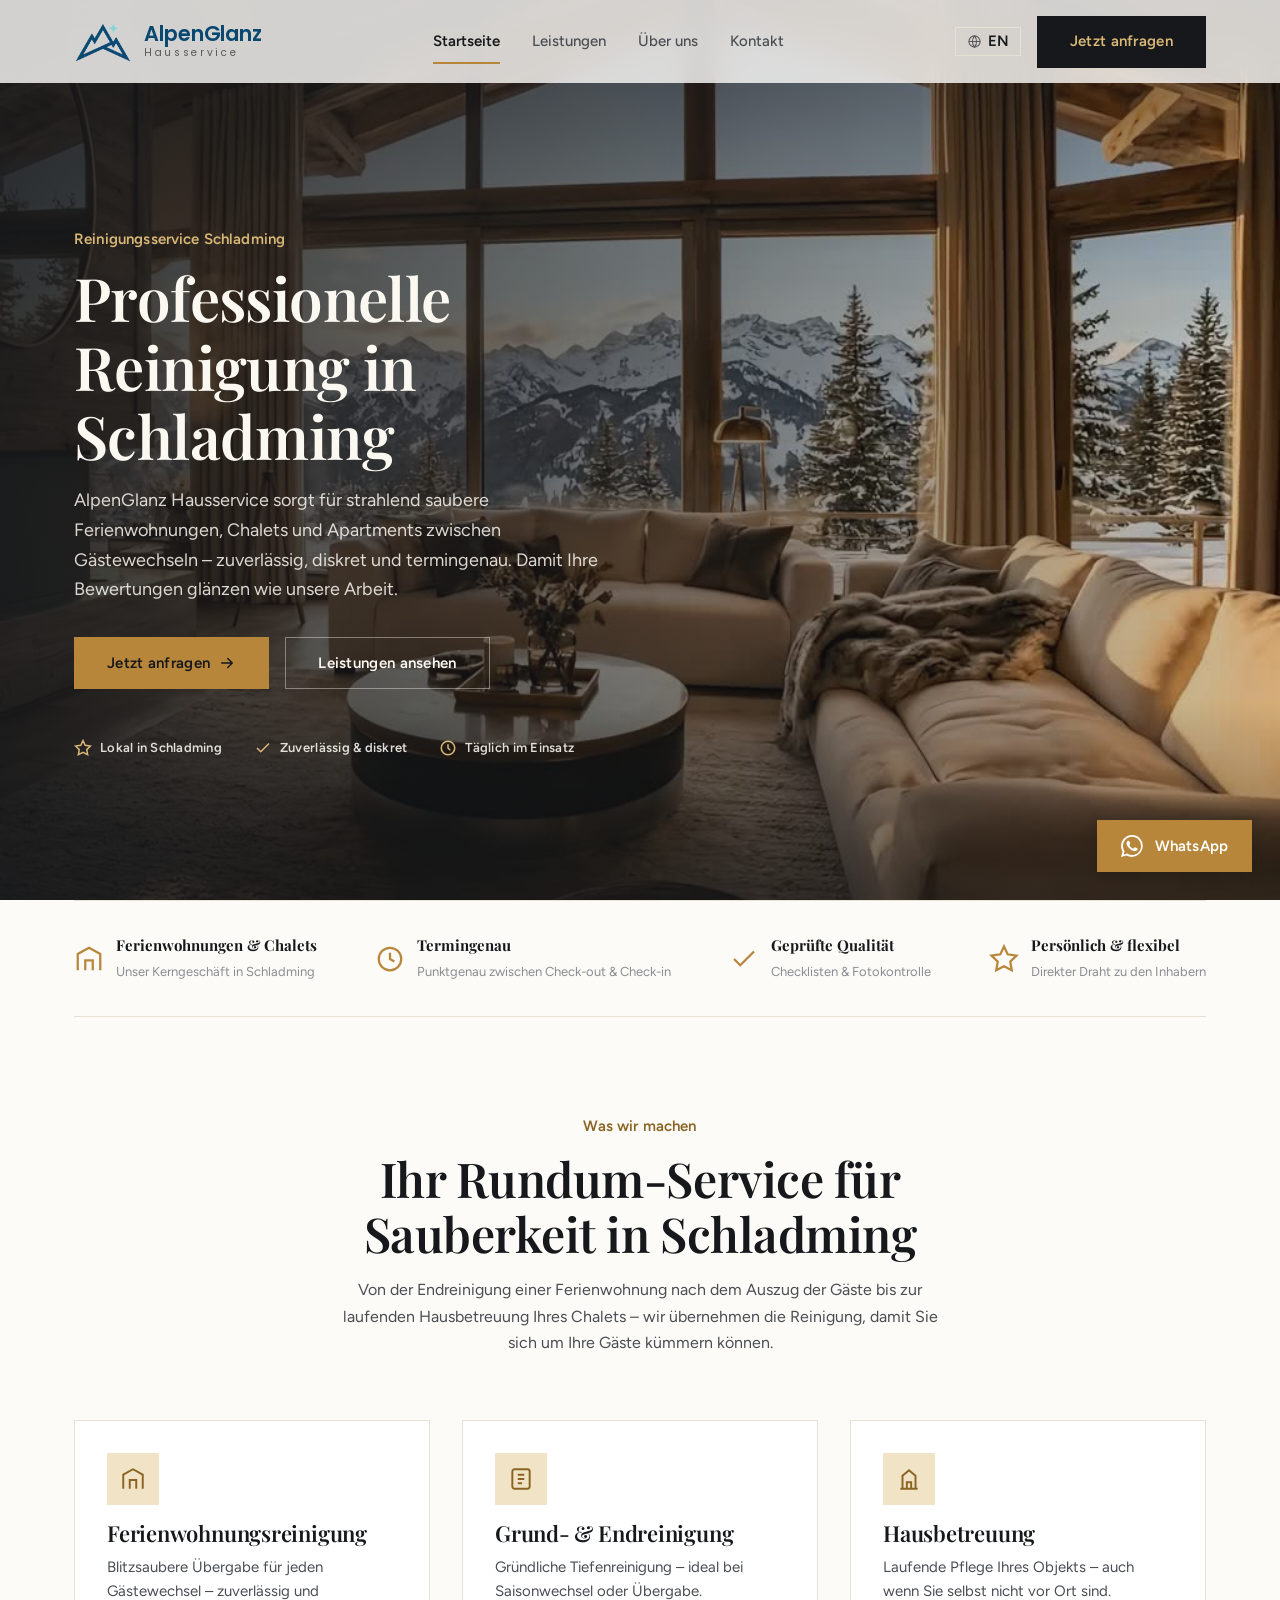
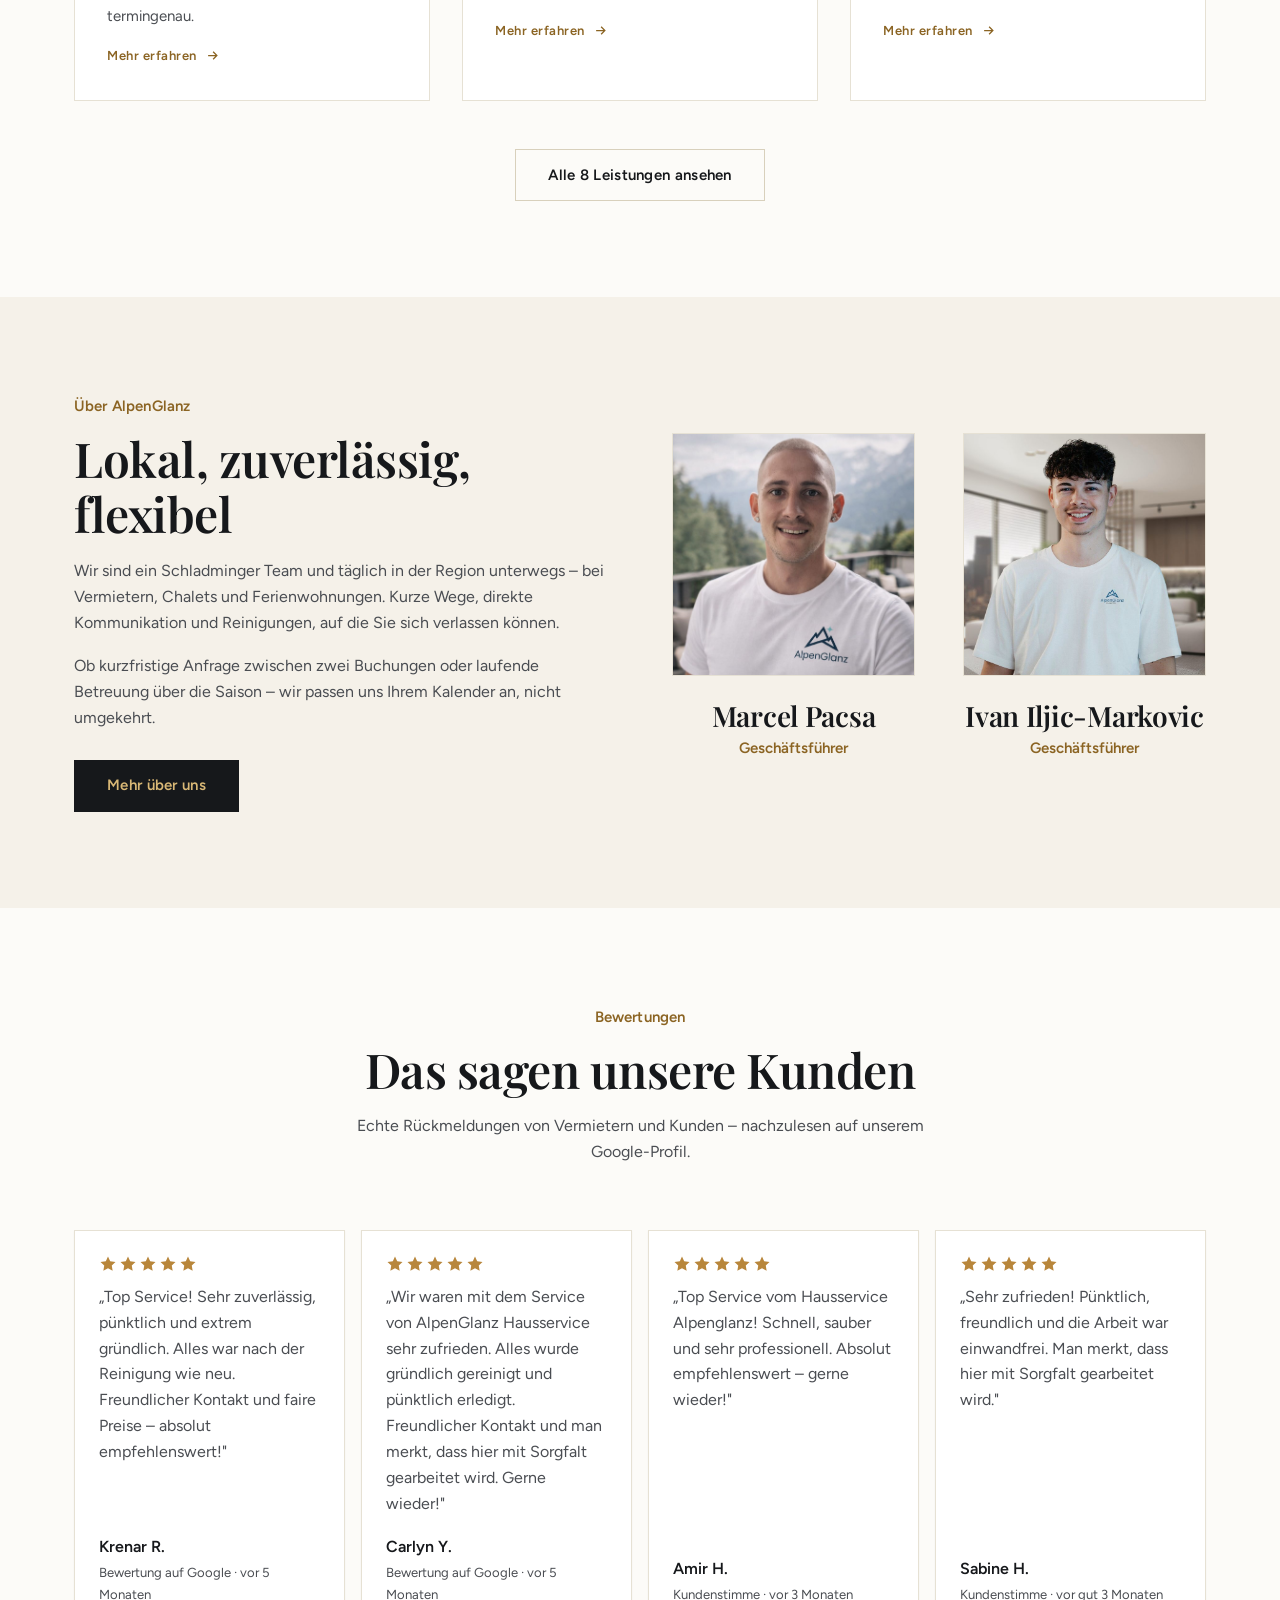
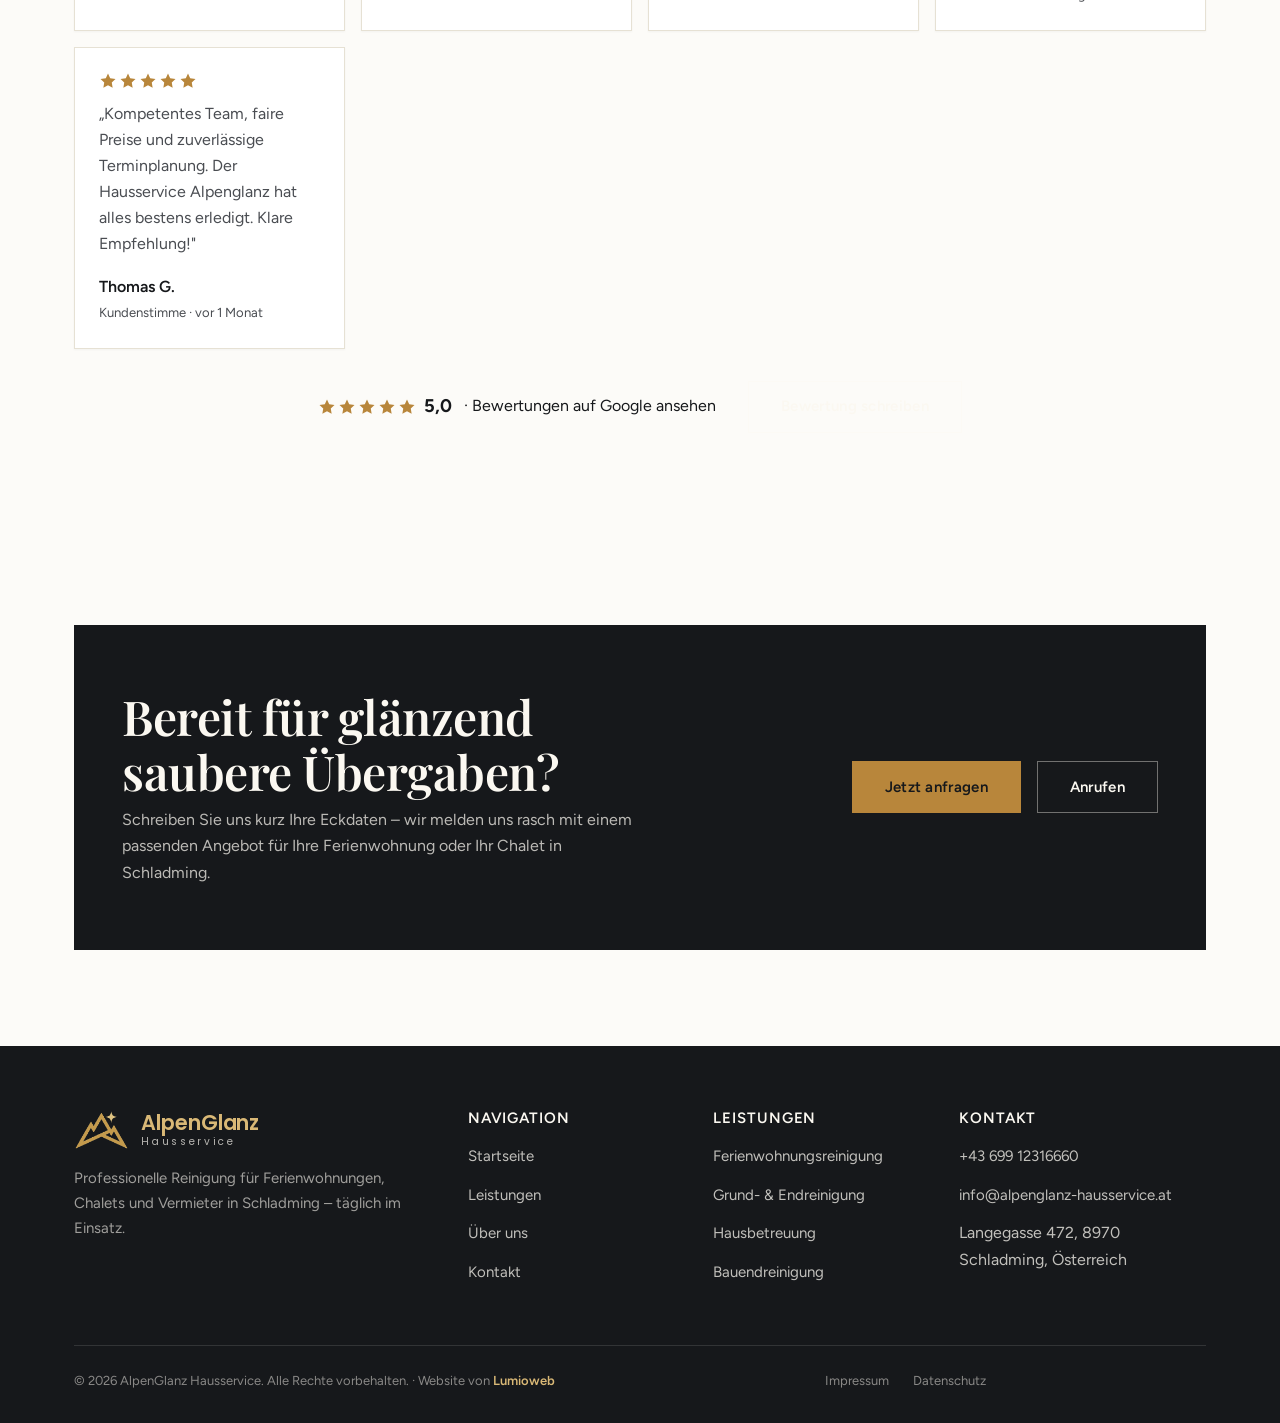
<file: index.html>
<!DOCTYPE html><html lang="de"><head>
<meta charset="UTF-8">
<meta name="viewport" content="width=device-width, initial-scale=1">
<title>AlpenGlanz Hausservice — Professionelle Reinigung in Schladming</title>
<meta name="description" content="Professionelle Reinigung in Schladming für Ferienwohnungen, Chalets &amp; Vermieter. Zuverlässig, flexibel, täglich im Einsatz. Jetzt unverbindlich anfragen.">
<link rel="canonical" href="https://alpenglanz-hausservice.at/">
<link rel="alternate" hreflang="de-at" href="https://alpenglanz-hausservice.at/">
<link rel="alternate" hreflang="en" href="https://alpenglanz-hausservice.at/en/">
<link rel="alternate" hreflang="x-default" href="https://alpenglanz-hausservice.at/">
<meta property="og:type" content="website">
<meta property="og:site_name" content="AlpenGlanz Hausservice">
<meta property="og:locale" content="de_AT">
<meta property="og:title" content="AlpenGlanz Hausservice — Professionelle Reinigung in Schladming">
<meta property="og:description" content="Professionelle Reinigung in Schladming für Ferienwohnungen, Chalets &amp; Vermieter. Zuverlässig, flexibel, täglich im Einsatz.">
<meta property="og:url" content="https://alpenglanz-hausservice.at/">
<meta property="og:image" content="https://alpenglanz-hausservice.at/videos/hero-poster.jpg">
<meta property="og:image:width" content="1280">
<meta property="og:image:height" content="720">
<meta name="twitter:card" content="summary_large_image">
<meta name="twitter:title" content="AlpenGlanz Hausservice — Professionelle Reinigung in Schladming">
<meta name="twitter:description" content="Professionelle Reinigung in Schladming für Ferienwohnungen, Chalets &amp; Vermieter. Zuverlässig, flexibel, täglich im Einsatz.">
<meta name="twitter:image" content="https://alpenglanz-hausservice.at/videos/hero-poster.jpg">
<link rel="icon" type="image/png" href="images/favicon.png">
<link rel="apple-touch-icon" href="images/apple-touch-icon.png">
<link rel="preconnect" href="https://fonts.googleapis.com">
<link rel="preconnect" href="https://fonts.gstatic.com" crossorigin="">
<link rel="stylesheet" href="https://fonts.googleapis.com/css2?family=Figtree:wght@300;400;500;600;700&amp;family=Playfair+Display:ital,wght@0,500;0,600;0,700;1,500&amp;family=Poppins:wght@400;500;600&amp;display=swap">
<link rel="stylesheet" href="css/style.css?v=25">
<style>
  /* Kundenstimmen (Phase 2) */
  .reviews-grid{display:grid;grid-template-columns:repeat(auto-fit,minmax(260px,1fr));gap:var(--space-4,1.2rem);margin-top:var(--space-6,2rem);}
  .review-card{background:var(--color-surface,#fff);border:1px solid var(--color-border,rgba(20,24,30,.10));border-radius:var(--radius-lg,18px);padding:var(--space-5,1.6rem);display:flex;flex-direction:column;gap:.7rem;box-shadow:0 1px 2px rgba(20,24,30,.04);}
  .stars{color:var(--color-gold,#b8892b);display:inline-flex;gap:2px;line-height:1;}
  .review-text{margin:0;font-size:1rem;line-height:1.62;}
  .review-meta{margin-top:auto;display:flex;flex-direction:column;gap:.1rem;padding-top:.4rem;}
  .review-author{font-weight:600;}
  .review-src{font-size:.82rem;color:var(--color-ink-soft,#6b7078);}
  .reviews-cta{display:flex;flex-wrap:wrap;gap:var(--space-4,1.2rem) var(--space-6,2rem);align-items:center;justify-content:center;margin-top:var(--space-6,2rem);}
  .reviews-badge{display:inline-flex;align-items:center;gap:.5rem;text-decoration:none;color:var(--color-ink,#1a1d21);}
  .reviews-badge strong{font-size:1.15rem;}
  .reviews-badge:hover{text-decoration:underline;}
</style>
<script type="application/ld+json">
{
  "@context": "https://schema.org",
  "@graph": [
    {
      "@type": "CleaningService",
      "@id": "https://alpenglanz-hausservice.at/#business",
      "name": "AlpenGlanz Hausservice OG",
      "alternateName": "AlpenGlanz Hausservice",
      "url": "https://alpenglanz-hausservice.at/",
      "image": "https://alpenglanz-hausservice.at/videos/hero-poster.jpg",
      "logo": "https://alpenglanz-hausservice.at/images/logo-icon.png",
      "telephone": "+43 699 12316660",
      "email": "info@alpenglanz-hausservice.at",
      "vatID": "ATU83051689",
      "description": "Professionelle Reinigung in Schladming für Ferienwohnungen, Chalets, Apartments und Vermieter – zuverlässig, diskret und termingenau.",
      "address": {
        "@type": "PostalAddress",
        "streetAddress": "Langegasse 472",
        "postalCode": "8970",
        "addressLocality": "Schladming",
        "addressRegion": "Steiermark",
        "addressCountry": "AT"
      },
      "geo": {
        "@type": "GeoCoordinates",
        "latitude": 47.3389568,
        "longitude": 13.7024496
      },
      "areaServed": [
        {
          "@type": "City",
          "name": "Schladming"
        },
        {
          "@type": "City",
          "name": "Ramsau am Dachstein"
        },
        {
          "@type": "City",
          "name": "Rohrmoos"
        },
        {
          "@type": "City",
          "name": "Haus im Ennstal"
        },
        {
          "@type": "City",
          "name": "Gröbming"
        },
        {
          "@type": "City",
          "name": "Pichl"
        }
      ],
      "knowsLanguage": [
        "de-AT"
      ],
      "hasOfferCatalog": {
        "@type": "OfferCatalog",
        "name": "Reinigungsleistungen",
        "itemListElement": [
          {
            "@type": "Offer",
            "itemOffered": {
              "@type": "Service",
              "name": "Ferienwohnungsreinigung",
              "description": "Blitzsaubere Übergabe zwischen Gästewechseln – termingenau nach Check-out, bereit vor Check-in."
            }
          },
          {
            "@type": "Offer",
            "itemOffered": {
              "@type": "Service",
              "name": "Apartmentreinigung",
              "description": "Regelmäßige oder einmalige Reinigung von Apartments – zuverlässig auch bei kurzfristigem Bedarf."
            }
          },
          {
            "@type": "Offer",
            "itemOffered": {
              "@type": "Service",
              "name": "Grund- & Endreinigung",
              "description": "Gründliche Tiefenreinigung bei Saisonwechsel, Ein- und Auszug oder vor der Neuvermietung."
            }
          },
          {
            "@type": "Offer",
            "itemOffered": {
              "@type": "Service",
              "name": "Büro- & Gebäudereinigung",
              "description": "Saubere Arbeits- und Gemeinschaftsflächen – flexibel getaktet nach Ihren Öffnungszeiten."
            }
          },
          {
            "@type": "Offer",
            "itemOffered": {
              "@type": "Service",
              "name": "Fensterreinigung",
              "description": "Streifenfreier Glanz innen und außen – für den perfekten Ausblick auf die Berge."
            }
          },
          {
            "@type": "Offer",
            "itemOffered": {
              "@type": "Service",
              "name": "Stiegenhausreinigung",
              "description": "Gepflegte Eingangsbereiche und Treppenhäuser – der erste Eindruck für Ihre Gäste."
            }
          },
          {
            "@type": "Offer",
            "itemOffered": {
              "@type": "Service",
              "name": "Hausbetreuung",
              "description": "Laufende Pflege Ihres Objekts über die Saison – auch wenn Sie selbst nicht vor Ort sind."
            }
          },
          {
            "@type": "Offer",
            "itemOffered": {
              "@type": "Service",
              "name": "Bauendreinigung",
              "description": "Grobreinigung nach Bau- oder Renovierungsarbeiten – bezugsfertig übergeben."
            }
          }
        ]
      },
      "hasMap": "https://www.google.com/maps?cid=9509701394865130927",
      "sameAs": [
        "https://www.google.com/maps?cid=9509701394865130927"
      ]
    },
    {
      "@type": "WebSite",
      "@id": "https://alpenglanz-hausservice.at/#website",
      "url": "https://alpenglanz-hausservice.at/",
      "name": "AlpenGlanz Hausservice",
      "inLanguage": "de-AT",
      "publisher": {
        "@id": "https://alpenglanz-hausservice.at/#business"
      }
    }
  ]
}
</script>
</head>
<body>
<a class="skip-link" href="#main">Zum Inhalt springen</a>

<header class="site-header">
  <div class="nav-inner">
    <a href="index.html" class="brand">
      <img src="images/logo-icon.png" alt="" class="brand-mark" width="398" height="288">
      <span class="brand-text"><span class="brand-name">AlpenGlanz</span><small>Hausservice</small></span>
    </a>
    <nav class="nav-links" id="nav-links">
      <a href="index.html" data-nav="index.html">Startseite</a>
      <a href="leistungen.html" data-nav="leistungen.html">Leistungen</a>
      <a href="ueber-uns.html" data-nav="ueber-uns.html">Über uns</a>
      <a href="kontakt.html" data-nav="kontakt.html">Kontakt</a>
      <a href="kontakt.html" class="btn btn-primary nav-mobile-cta">Jetzt anfragen</a>
    </nav>
    <div class="nav-cta">
      <a href="en/index.html" class="lang-switch" hreflang="en" aria-label="Zur englischen Version wechseln"><svg viewBox="0 0 24 24" width="15" height="15" fill="none" stroke="currentColor" stroke-width="1.7" aria-hidden="true"><circle cx="12" cy="12" r="9"></circle><path d="M3 12h18"></path><path d="M12 3a14 14 0 0 1 0 18 14 14 0 0 1 0-18z"></path></svg>EN</a>
      <a href="kontakt.html" class="btn btn-primary desktop-only">Jetzt anfragen</a>
      <button class="nav-toggle" id="nav-toggle" aria-label="Menü öffnen" aria-expanded="false" aria-controls="nav-links">
        <span></span>
      </button>
    </div>
  </div>
</header>

<main id="main">

  <!-- HERO -->
  <section class="hero hero-has-video">
    <video class="hero-video hero-bg-video" autoplay="" muted="" loop="" playsinline="" preload="metadata" poster="videos/hero-poster.jpg" aria-hidden="true" tabindex="-1">
      <!-- Phones load the 720p/0.7MB loop, larger screens the 2K version.
           Browsers without media-attribute support fall back to the first
           (smaller) source - a safe default. -->
      <source src="videos/hero-loop-mobile.mp4" type="video/mp4" media="(max-width: 768px)">
      <source src="videos/hero-loop.mp4" type="video/mp4">
    </video>
    <div class="hero-overlay" aria-hidden="true"></div>
    <div class="container hero-grid">
      <div class="hero-copy" data-reveal="">
        <p class="eyebrow" data-cms="index-1">Reinigungsservice Schladming</p>
        <h1 data-cms="index-2">Professionelle Reinigung in Schladming</h1>
        <p class="lead" data-cms="index-3">AlpenGlanz Hausservice sorgt für strahlend saubere Ferienwohnungen, Chalets und Apartments zwischen Gästewechseln – zuverlässig, diskret und termingenau. Damit Ihre Bewertungen glänzen wie unsere Arbeit.</p>
        <div class="hero-actions">
          <a href="kontakt.html" class="btn btn-gold">
            Jetzt anfragen
            <svg class="icon-arrow" viewBox="0 0 24 24" fill="none" stroke="currentColor" stroke-width="2" stroke-linecap="round" stroke-linejoin="round"><path d="M5 12h14M13 6l6 6-6 6"></path></svg>
          </a>
          <a href="leistungen.html" class="btn btn-outline">Leistungen ansehen</a>
        </div>
        <div class="hero-trustrow">
          <div class="trust-item">
            <svg viewBox="0 0 24 24" fill="none" stroke="currentColor" stroke-width="2"><path d="M12 2l2.9 6.26L22 9.27l-5 4.87L18.2 21 12 17.77 5.8 21 7 14.14l-5-4.87 7.1-1.01z"></path></svg>
            Lokal in Schladming
          </div>
          <div class="trust-item">
            <svg viewBox="0 0 24 24" fill="none" stroke="currentColor" stroke-width="2"><path d="M20 6L9 17l-5-5"></path></svg>
            Zuverlässig &amp; diskret
          </div>
          <div class="trust-item">
            <svg viewBox="0 0 24 24" fill="none" stroke="currentColor" stroke-width="2"><circle cx="12" cy="12" r="9"></circle><path d="M12 7v5l3 3"></path></svg>
            Täglich im Einsatz
          </div>
        </div>
      </div>

    </div>
  </section>

  <!-- TRUST BADGES -->
  <section class="container">
    <div class="badge-strip" data-reveal="">
      <div class="badge-item">
        <svg viewBox="0 0 24 24" fill="none" stroke="currentColor" stroke-width="1.8"><path d="M3 21V8l9-5 9 5v13"></path><path d="M9 21v-8h6v8"></path></svg>
        <div><strong data-cms="index-4">Ferienwohnungen &amp; Chalets</strong><span data-cms="index-5">Unser Kerngeschäft in Schladming</span></div>
      </div>
      <div class="badge-item">
        <svg viewBox="0 0 24 24" fill="none" stroke="currentColor" stroke-width="1.8"><circle cx="12" cy="12" r="9"></circle><path d="M12 7v5l3.5 2"></path></svg>
        <div><strong data-cms="index-6">Termingenau</strong><span data-cms="index-7">Punktgenau zwischen Check-out &amp; Check-in</span></div>
      </div>
      <div class="badge-item">
        <svg viewBox="0 0 24 24" fill="none" stroke="currentColor" stroke-width="1.8"><path d="M20 6L9 17l-5-5"></path></svg>
        <div><strong data-cms="index-8">Geprüfte Qualität</strong><span data-cms="index-9">Checklisten &amp; Fotokontrolle</span></div>
      </div>
      <div class="badge-item">
        <svg viewBox="0 0 24 24" fill="none" stroke="currentColor" stroke-width="1.8"><path d="M12 2l2.9 6.26L22 9.27l-5 4.87L18.2 21 12 17.77 5.8 21 7 14.14l-5-4.87 7.1-1.01z"></path></svg>
        <div><strong data-cms="index-10">Persönlich &amp; flexibel</strong><span data-cms="index-11">Direkter Draht zu den Inhabern</span></div>
      </div>
    </div>
  </section>

  <!-- WAS WIR MACHEN -->
  <section class="section">
    <div class="container">
      <div class="section-head center mx-auto text-center" data-reveal="">
        <p class="eyebrow" data-cms="index-12">Was wir machen</p>
        <h2 data-cms="index-13">Ihr Rundum-Service für Sauberkeit in Schladming</h2>
        <p class="mx-auto" data-cms="index-14">Von der Endreinigung einer Ferienwohnung nach dem Auszug der Gäste bis zur laufenden Hausbetreuung Ihres Chalets – wir übernehmen die Reinigung, damit Sie sich um Ihre Gäste kümmern können.</p>
      </div>

      <div class="grid grid-3" data-reveal-group="">
        <article class="card" data-reveal="">
          <div class="card-icon">
            <svg viewBox="0 0 24 24" fill="none" stroke="currentColor" stroke-width="1.8"><path d="M3 21V8l9-5 9 5v13"></path><path d="M9 21v-8h6v8"></path></svg>
          </div>
          <h3 data-cms="index-15">Ferienwohnungsreinigung</h3>
          <p data-cms="index-16">Blitzsaubere Übergabe für jeden Gästewechsel – zuverlässig und termingenau.</p>
          <a href="leistungen.html" class="card-link">Mehr erfahren
            <svg viewBox="0 0 24 24" fill="none" stroke="currentColor" stroke-width="2"><path d="M5 12h14M13 6l6 6-6 6"></path></svg>
          </a>
        </article>
        <article class="card" data-reveal="">
          <div class="card-icon">
            <svg viewBox="0 0 24 24" fill="none" stroke="currentColor" stroke-width="1.8"><rect x="4" y="3" width="16" height="18" rx="2"></rect><path d="M9 8h6M9 12h6M9 16h4"></path></svg>
          </div>
          <h3 data-cms="index-17">Grund- &amp; Endreinigung</h3>
          <p data-cms="index-18">Gründliche Tiefenreinigung – ideal bei Saisonwechsel oder Übergabe.</p>
          <a href="leistungen.html" class="card-link">Mehr erfahren
            <svg viewBox="0 0 24 24" fill="none" stroke="currentColor" stroke-width="2"><path d="M5 12h14M13 6l6 6-6 6"></path></svg>
          </a>
        </article>
        <article class="card" data-reveal="">
          <div class="card-icon">
            <svg viewBox="0 0 24 24" fill="none" stroke="currentColor" stroke-width="1.8"><path d="M4 21h16M6 21V9l6-5 6 5v12M10 21v-6h4v6"></path></svg>
          </div>
          <h3 data-cms="index-19">Hausbetreuung</h3>
          <p data-cms="index-20">Laufende Pflege Ihres Objekts – auch wenn Sie selbst nicht vor Ort sind.</p>
          <a href="leistungen.html" class="card-link">Mehr erfahren
            <svg viewBox="0 0 24 24" fill="none" stroke="currentColor" stroke-width="2"><path d="M5 12h14M13 6l6 6-6 6"></path></svg>
          </a>
        </article>
      </div>

      <div class="text-center" style="margin-top: var(--space-7);" data-reveal="">
        <a href="leistungen.html" class="btn btn-outline" style="border-color: var(--color-border-strong); color: var(--color-ink);">Alle 8 Leistungen ansehen</a>
      </div>
    </div>
  </section>

  <!-- ÜBER UNS TEASER -->
  <section class="section section-alt">
    <div class="container grid grid-2" style="align-items:center; gap: var(--space-8);">
      <div data-reveal="">
        <p class="eyebrow" data-cms="index-21">Über AlpenGlanz</p>
        <h2 data-cms="index-22">Lokal, zuverlässig, flexibel</h2>
        <p data-cms="index-23">Wir sind ein Schladminger Team und täglich in der Region unterwegs – bei Vermietern, Chalets und Ferienwohnungen. Kurze Wege, direkte Kommunikation und Reinigungen, auf die Sie sich verlassen können.</p>
        <p data-cms="index-24">Ob kurzfristige Anfrage zwischen zwei Buchungen oder laufende Betreuung über die Saison – wir passen uns Ihrem Kalender an, nicht umgekehrt.</p>
        <a href="ueber-uns.html" class="btn btn-primary" style="margin-top: var(--space-3);">Mehr über uns</a>
      </div>
      <div class="team-grid" data-reveal="" style="transition-delay:120ms;">
        <div class="team-card">
          <div class="team-photo"><img src="images/team-marcel.jpeg" alt="Marcel Pacsa, Geschäftsführer AlpenGlanz Hausservice" width="1010" height="1277" loading="lazy" decoding="async" data-cms-img="index-img-1"></div>
          <h3 data-cms="index-25">Marcel Pacsa</h3>
          <p class="team-role" data-cms="index-26">Geschäftsführer</p>
        </div>
        <div class="team-card">
          <div class="team-photo"><img src="images/team-ivan.jpeg" alt="Ivan Iljic-Markovic, Geschäftsführer AlpenGlanz Hausservice" width="776" height="930" loading="lazy" decoding="async" data-cms-img="index-img-2"></div>
          <h3 data-cms="index-27">Ivan Iljic-Markovic</h3>
          <p class="team-role" data-cms="index-28">Geschäftsführer</p>
        </div>
      </div>
    </div>
  </section>

  <!-- KUNDENSTIMMEN -->
  <section class="section" id="bewertungen">
    <div class="container">
      <div class="section-head center mx-auto text-center" data-reveal="">
        <p class="eyebrow" data-cms="index-29">Bewertungen</p>
        <h2 data-cms="index-30">Das sagen unsere Kunden</h2>
        <p class="mx-auto" data-cms="index-31">Echte Rückmeldungen von Vermietern und Kunden – nachzulesen auf unserem Google-Profil.</p>
      </div>
      <div class="reviews-grid" data-reveal-group="">

        <article class="review-card" data-reveal="">
          <span class="stars" aria-label="5 von 5 Sternen"><svg width="18" height="18" viewBox="0 0 24 24" fill="currentColor" aria-hidden="true"><path d="M12 2l2.9 6.26L22 9.27l-5 4.87L18.2 21 12 17.77 5.8 21 7 14.14l-5-4.87 7.1-1.01z"></path></svg><svg width="18" height="18" viewBox="0 0 24 24" fill="currentColor" aria-hidden="true"><path d="M12 2l2.9 6.26L22 9.27l-5 4.87L18.2 21 12 17.77 5.8 21 7 14.14l-5-4.87 7.1-1.01z"></path></svg><svg width="18" height="18" viewBox="0 0 24 24" fill="currentColor" aria-hidden="true"><path d="M12 2l2.9 6.26L22 9.27l-5 4.87L18.2 21 12 17.77 5.8 21 7 14.14l-5-4.87 7.1-1.01z"></path></svg><svg width="18" height="18" viewBox="0 0 24 24" fill="currentColor" aria-hidden="true"><path d="M12 2l2.9 6.26L22 9.27l-5 4.87L18.2 21 12 17.77 5.8 21 7 14.14l-5-4.87 7.1-1.01z"></path></svg><svg width="18" height="18" viewBox="0 0 24 24" fill="currentColor" aria-hidden="true"><path d="M12 2l2.9 6.26L22 9.27l-5 4.87L18.2 21 12 17.77 5.8 21 7 14.14l-5-4.87 7.1-1.01z"></path></svg></span>
          <p class="review-text" data-cms="index-32">„Top Service! Sehr zuverlässig, pünktlich und extrem gründlich. Alles war nach der Reinigung wie neu. Freundlicher Kontakt und faire Preise – absolut empfehlenswert!"</p>
          <div class="review-meta">
            <span class="review-author" data-cms="index-33">Krenar R.</span>
            <span class="review-src" data-cms="index-34">Bewertung auf Google · vor 5 Monaten</span>
          </div>
        </article>

        <article class="review-card" data-reveal="">
          <span class="stars" aria-label="5 von 5 Sternen"><svg width="18" height="18" viewBox="0 0 24 24" fill="currentColor" aria-hidden="true"><path d="M12 2l2.9 6.26L22 9.27l-5 4.87L18.2 21 12 17.77 5.8 21 7 14.14l-5-4.87 7.1-1.01z"></path></svg><svg width="18" height="18" viewBox="0 0 24 24" fill="currentColor" aria-hidden="true"><path d="M12 2l2.9 6.26L22 9.27l-5 4.87L18.2 21 12 17.77 5.8 21 7 14.14l-5-4.87 7.1-1.01z"></path></svg><svg width="18" height="18" viewBox="0 0 24 24" fill="currentColor" aria-hidden="true"><path d="M12 2l2.9 6.26L22 9.27l-5 4.87L18.2 21 12 17.77 5.8 21 7 14.14l-5-4.87 7.1-1.01z"></path></svg><svg width="18" height="18" viewBox="0 0 24 24" fill="currentColor" aria-hidden="true"><path d="M12 2l2.9 6.26L22 9.27l-5 4.87L18.2 21 12 17.77 5.8 21 7 14.14l-5-4.87 7.1-1.01z"></path></svg><svg width="18" height="18" viewBox="0 0 24 24" fill="currentColor" aria-hidden="true"><path d="M12 2l2.9 6.26L22 9.27l-5 4.87L18.2 21 12 17.77 5.8 21 7 14.14l-5-4.87 7.1-1.01z"></path></svg></span>
          <p class="review-text" data-cms="index-35">„Wir waren mit dem Service von AlpenGlanz Hausservice sehr zufrieden. Alles wurde gründlich gereinigt und pünktlich erledigt. Freundlicher Kontakt und man merkt, dass hier mit Sorgfalt gearbeitet wird. Gerne wieder!"</p>
          <div class="review-meta">
            <span class="review-author" data-cms="index-36">Carlyn Y.</span>
            <span class="review-src" data-cms="index-37">Bewertung auf Google · vor 5 Monaten</span>
          </div>
        </article>

        <article class="review-card" data-reveal="">
          <span class="stars" aria-label="5 von 5 Sternen"><svg width="18" height="18" viewBox="0 0 24 24" fill="currentColor" aria-hidden="true"><path d="M12 2l2.9 6.26L22 9.27l-5 4.87L18.2 21 12 17.77 5.8 21 7 14.14l-5-4.87 7.1-1.01z"></path></svg><svg width="18" height="18" viewBox="0 0 24 24" fill="currentColor" aria-hidden="true"><path d="M12 2l2.9 6.26L22 9.27l-5 4.87L18.2 21 12 17.77 5.8 21 7 14.14l-5-4.87 7.1-1.01z"></path></svg><svg width="18" height="18" viewBox="0 0 24 24" fill="currentColor" aria-hidden="true"><path d="M12 2l2.9 6.26L22 9.27l-5 4.87L18.2 21 12 17.77 5.8 21 7 14.14l-5-4.87 7.1-1.01z"></path></svg><svg width="18" height="18" viewBox="0 0 24 24" fill="currentColor" aria-hidden="true"><path d="M12 2l2.9 6.26L22 9.27l-5 4.87L18.2 21 12 17.77 5.8 21 7 14.14l-5-4.87 7.1-1.01z"></path></svg><svg width="18" height="18" viewBox="0 0 24 24" fill="currentColor" aria-hidden="true"><path d="M12 2l2.9 6.26L22 9.27l-5 4.87L18.2 21 12 17.77 5.8 21 7 14.14l-5-4.87 7.1-1.01z"></path></svg></span>
          <p class="review-text" data-cms="index-38">„Top Service vom Hausservice Alpenglanz! Schnell, sauber und sehr professionell. Absolut empfehlenswert – gerne wieder!"</p>
          <div class="review-meta">
            <span class="review-author" data-cms="index-39">Amir H.</span>
            <span class="review-src" data-cms="index-40">Kundenstimme · vor 3 Monaten</span>
          </div>
        </article>



        <article class="review-card" data-reveal="">
          <span class="stars" aria-label="5 von 5 Sternen"><svg width="18" height="18" viewBox="0 0 24 24" fill="currentColor" aria-hidden="true"><path d="M12 2l2.9 6.26L22 9.27l-5 4.87L18.2 21 12 17.77 5.8 21 7 14.14l-5-4.87 7.1-1.01z"></path></svg><svg width="18" height="18" viewBox="0 0 24 24" fill="currentColor" aria-hidden="true"><path d="M12 2l2.9 6.26L22 9.27l-5 4.87L18.2 21 12 17.77 5.8 21 7 14.14l-5-4.87 7.1-1.01z"></path></svg><svg width="18" height="18" viewBox="0 0 24 24" fill="currentColor" aria-hidden="true"><path d="M12 2l2.9 6.26L22 9.27l-5 4.87L18.2 21 12 17.77 5.8 21 7 14.14l-5-4.87 7.1-1.01z"></path></svg><svg width="18" height="18" viewBox="0 0 24 24" fill="currentColor" aria-hidden="true"><path d="M12 2l2.9 6.26L22 9.27l-5 4.87L18.2 21 12 17.77 5.8 21 7 14.14l-5-4.87 7.1-1.01z"></path></svg><svg width="18" height="18" viewBox="0 0 24 24" fill="currentColor" aria-hidden="true"><path d="M12 2l2.9 6.26L22 9.27l-5 4.87L18.2 21 12 17.77 5.8 21 7 14.14l-5-4.87 7.1-1.01z"></path></svg></span>
          <p class="review-text" data-cms="index-41">„Sehr zufrieden! Pünktlich, freundlich und die Arbeit war einwandfrei. Man merkt, dass hier mit Sorgfalt gearbeitet wird."</p>
          <div class="review-meta">
            <span class="review-author" data-cms="index-42">Sabine H.</span>
            <span class="review-src" data-cms="index-43">Kundenstimme · vor gut 3 Monaten</span>
          </div>
        </article>



        <article class="review-card" data-reveal="">
          <span class="stars" aria-label="5 von 5 Sternen"><svg width="18" height="18" viewBox="0 0 24 24" fill="currentColor" aria-hidden="true"><path d="M12 2l2.9 6.26L22 9.27l-5 4.87L18.2 21 12 17.77 5.8 21 7 14.14l-5-4.87 7.1-1.01z"></path></svg><svg width="18" height="18" viewBox="0 0 24 24" fill="currentColor" aria-hidden="true"><path d="M12 2l2.9 6.26L22 9.27l-5 4.87L18.2 21 12 17.77 5.8 21 7 14.14l-5-4.87 7.1-1.01z"></path></svg><svg width="18" height="18" viewBox="0 0 24 24" fill="currentColor" aria-hidden="true"><path d="M12 2l2.9 6.26L22 9.27l-5 4.87L18.2 21 12 17.77 5.8 21 7 14.14l-5-4.87 7.1-1.01z"></path></svg><svg width="18" height="18" viewBox="0 0 24 24" fill="currentColor" aria-hidden="true"><path d="M12 2l2.9 6.26L22 9.27l-5 4.87L18.2 21 12 17.77 5.8 21 7 14.14l-5-4.87 7.1-1.01z"></path></svg><svg width="18" height="18" viewBox="0 0 24 24" fill="currentColor" aria-hidden="true"><path d="M12 2l2.9 6.26L22 9.27l-5 4.87L18.2 21 12 17.77 5.8 21 7 14.14l-5-4.87 7.1-1.01z"></path></svg></span>
          <p class="review-text" data-cms="index-44">„Kompetentes Team, faire Preise und zuverlässige Terminplanung. Der Hausservice Alpenglanz hat alles bestens erledigt. Klare Empfehlung!"</p>
          <div class="review-meta">
            <span class="review-author" data-cms="index-45">Thomas G.</span>
            <span class="review-src" data-cms="index-46">Kundenstimme · vor 1 Monat</span>
          </div>
        </article>

      </div>
      <div class="reviews-cta" data-reveal="">
        <a href="https://www.google.com/maps?cid=9509701394865130927" target="_blank" rel="noopener" class="reviews-badge" aria-label="5,0 Sterne bei Google, alle Bewertungen ansehen">
          <span class="stars" aria-label="5 von 5 Sternen"><svg width="18" height="18" viewBox="0 0 24 24" fill="currentColor" aria-hidden="true"><path d="M12 2l2.9 6.26L22 9.27l-5 4.87L18.2 21 12 17.77 5.8 21 7 14.14l-5-4.87 7.1-1.01z"></path></svg><svg width="18" height="18" viewBox="0 0 24 24" fill="currentColor" aria-hidden="true"><path d="M12 2l2.9 6.26L22 9.27l-5 4.87L18.2 21 12 17.77 5.8 21 7 14.14l-5-4.87 7.1-1.01z"></path></svg><svg width="18" height="18" viewBox="0 0 24 24" fill="currentColor" aria-hidden="true"><path d="M12 2l2.9 6.26L22 9.27l-5 4.87L18.2 21 12 17.77 5.8 21 7 14.14l-5-4.87 7.1-1.01z"></path></svg><svg width="18" height="18" viewBox="0 0 24 24" fill="currentColor" aria-hidden="true"><path d="M12 2l2.9 6.26L22 9.27l-5 4.87L18.2 21 12 17.77 5.8 21 7 14.14l-5-4.87 7.1-1.01z"></path></svg><svg width="18" height="18" viewBox="0 0 24 24" fill="currentColor" aria-hidden="true"><path d="M12 2l2.9 6.26L22 9.27l-5 4.87L18.2 21 12 17.77 5.8 21 7 14.14l-5-4.87 7.1-1.01z"></path></svg></span><strong data-cms="index-47">5,0</strong><span data-cms="index-48">&nbsp;·&nbsp;Bewertungen auf Google ansehen</span>
        </a>
        <a href="https://www.google.com/maps?cid=9509701394865130927" target="_blank" rel="noopener" class="btn btn-outline">Bewertung schreiben</a>
      </div>
    </div>
  </section>

  <!-- CTA BAND -->
  <section class="section">
    <div class="container">
      <div class="cta-band" data-reveal="">
        <div class="cta-band-text">
          <h2 data-cms="index-49">Bereit für glänzend saubere Übergaben?</h2>
          <p data-cms="index-50">Schreiben Sie uns kurz Ihre Eckdaten – wir melden uns rasch mit einem passenden Angebot für Ihre Ferienwohnung oder Ihr Chalet in Schladming.</p>
        </div>
        <div class="cta-band-actions">
          <a href="kontakt.html" class="btn btn-gold">Jetzt anfragen</a>
          <a href="tel:+4369912316660" class="btn btn-outline">Anrufen</a>
        </div>
      </div>
    </div>
  </section>

</main>

<footer class="site-footer">
  <div class="container">
    <div class="footer-grid">
      <div class="footer-col">
        <div class="footer-brand">
          <img src="images/logo-icon-gold.png" alt="" class="brand-mark" width="398" height="288">
          <span class="brand-text"><span class="brand-name">AlpenGlanz</span><small>Hausservice</small></span>
        </div>
        <p data-cms="index-51">Professionelle Reinigung für Ferienwohnungen, Chalets und Vermieter in Schladming – täglich im Einsatz.</p>
      </div>
      <div class="footer-col">
        <h4 data-cms="index-52">Navigation</h4>
        <ul>
          <li data-cms="index-53"><a href="index.html">Startseite</a></li>
          <li data-cms="index-54"><a href="leistungen.html">Leistungen</a></li>
          <li data-cms="index-55"><a href="ueber-uns.html">Über uns</a></li>
          <li data-cms="index-56"><a href="kontakt.html">Kontakt</a></li>
        </ul>
      </div>
      <div class="footer-col">
        <h4 data-cms="index-57">Leistungen</h4>
        <ul>
          <li data-cms="index-58"><a href="leistungen.html">Ferienwohnungsreinigung</a></li>
          <li data-cms="index-59"><a href="leistungen.html">Grund- &amp; Endreinigung</a></li>
          <li data-cms="index-60"><a href="leistungen.html">Hausbetreuung</a></li>
          <li data-cms="index-61"><a href="leistungen.html">Bauendreinigung</a></li>
        </ul>
      </div>
      <div class="footer-col">
        <h4 data-cms="index-62">Kontakt</h4>
        <ul>
          <li data-cms="index-63"><a href="tel:+4369912316660">+43 699 12316660</a></li>
          <li data-cms="index-64"><a href="mailto:info@alpenglanz-hausservice.at">info@alpenglanz-hausservice.at</a></li>
          <li data-cms="index-65"><span>Langegasse 472, 8970 Schladming, Österreich</span></li>
        </ul>
      </div>
    </div>
    <div class="footer-bottom">
      <span>© 2026 AlpenGlanz Hausservice. Alle Rechte vorbehalten. · Website von <a href="https://www.lumioweb.at" target="_blank" rel="noopener">Lumioweb</a></span>
      <div style="display:flex; gap: var(--space-5);">
        <a href="impressum.html">Impressum</a>
        <a href="datenschutz.html">Datenschutz</a>
      </div>
    </div>
  </div>
</footer>

<!-- WhatsApp Kontakt-Button -->
<a href="https://wa.me/4369912316660?text=Hallo%20AlpenGlanz%2C%20ich%20habe%20eine%20Anfrage%20zur%20Reinigung." class="wa-float" target="_blank" rel="noopener" aria-label="Kontakt über WhatsApp aufnehmen">
  <svg viewBox="0 0 24 24" fill="currentColor" aria-hidden="true"><path d="M17.472 14.382c-.297-.149-1.758-.867-2.03-.967-.273-.099-.471-.148-.67.15-.197.297-.767.966-.94 1.164-.173.199-.347.223-.644.075-.297-.149-1.255-.463-2.39-1.475-.883-.788-1.48-1.761-1.653-2.059-.173-.297-.018-.458.13-.606.134-.133.298-.347.446-.52.149-.174.198-.298.298-.497.099-.198.05-.371-.025-.52-.075-.149-.669-1.612-.916-2.207-.242-.579-.487-.5-.669-.51-.173-.008-.371-.01-.57-.01-.198 0-.52.074-.792.372-.272.297-1.04 1.016-1.04 2.479 0 1.462 1.065 2.875 1.213 3.074.149.198 2.096 3.2 5.077 4.487.709.306 1.262.489 1.694.625.712.227 1.36.195 1.872.118.571-.085 1.758-.719 2.006-1.413.248-.694.248-1.289.173-1.413-.074-.124-.272-.198-.57-.347m-5.421 7.403h-.004a9.87 9.87 0 01-5.031-1.378l-.361-.214-3.741.982.998-3.648-.235-.374a9.86 9.86 0 01-1.51-5.26c.001-5.45 4.436-9.884 9.888-9.884 2.64 0 5.122 1.03 6.988 2.898a9.825 9.825 0 012.893 6.994c-.003 5.45-4.437 9.885-9.885 9.885M20.52 3.449C18.24 1.245 15.24.044 12.045.044 5.463.044.083 5.443.08 12.083c0 2.13.557 4.21 1.615 6.033L0 24l6.045-1.587a11.9 11.9 0 005.7 1.452h.005c6.585 0 11.964-5.4 11.967-12.04.001-3.219-1.24-6.235-3.554-8.516"></path></svg>
  <span class="wa-label">WhatsApp</span>
</a>

<script src="js/script.js?v=25"></script>


</body></html>
</file>
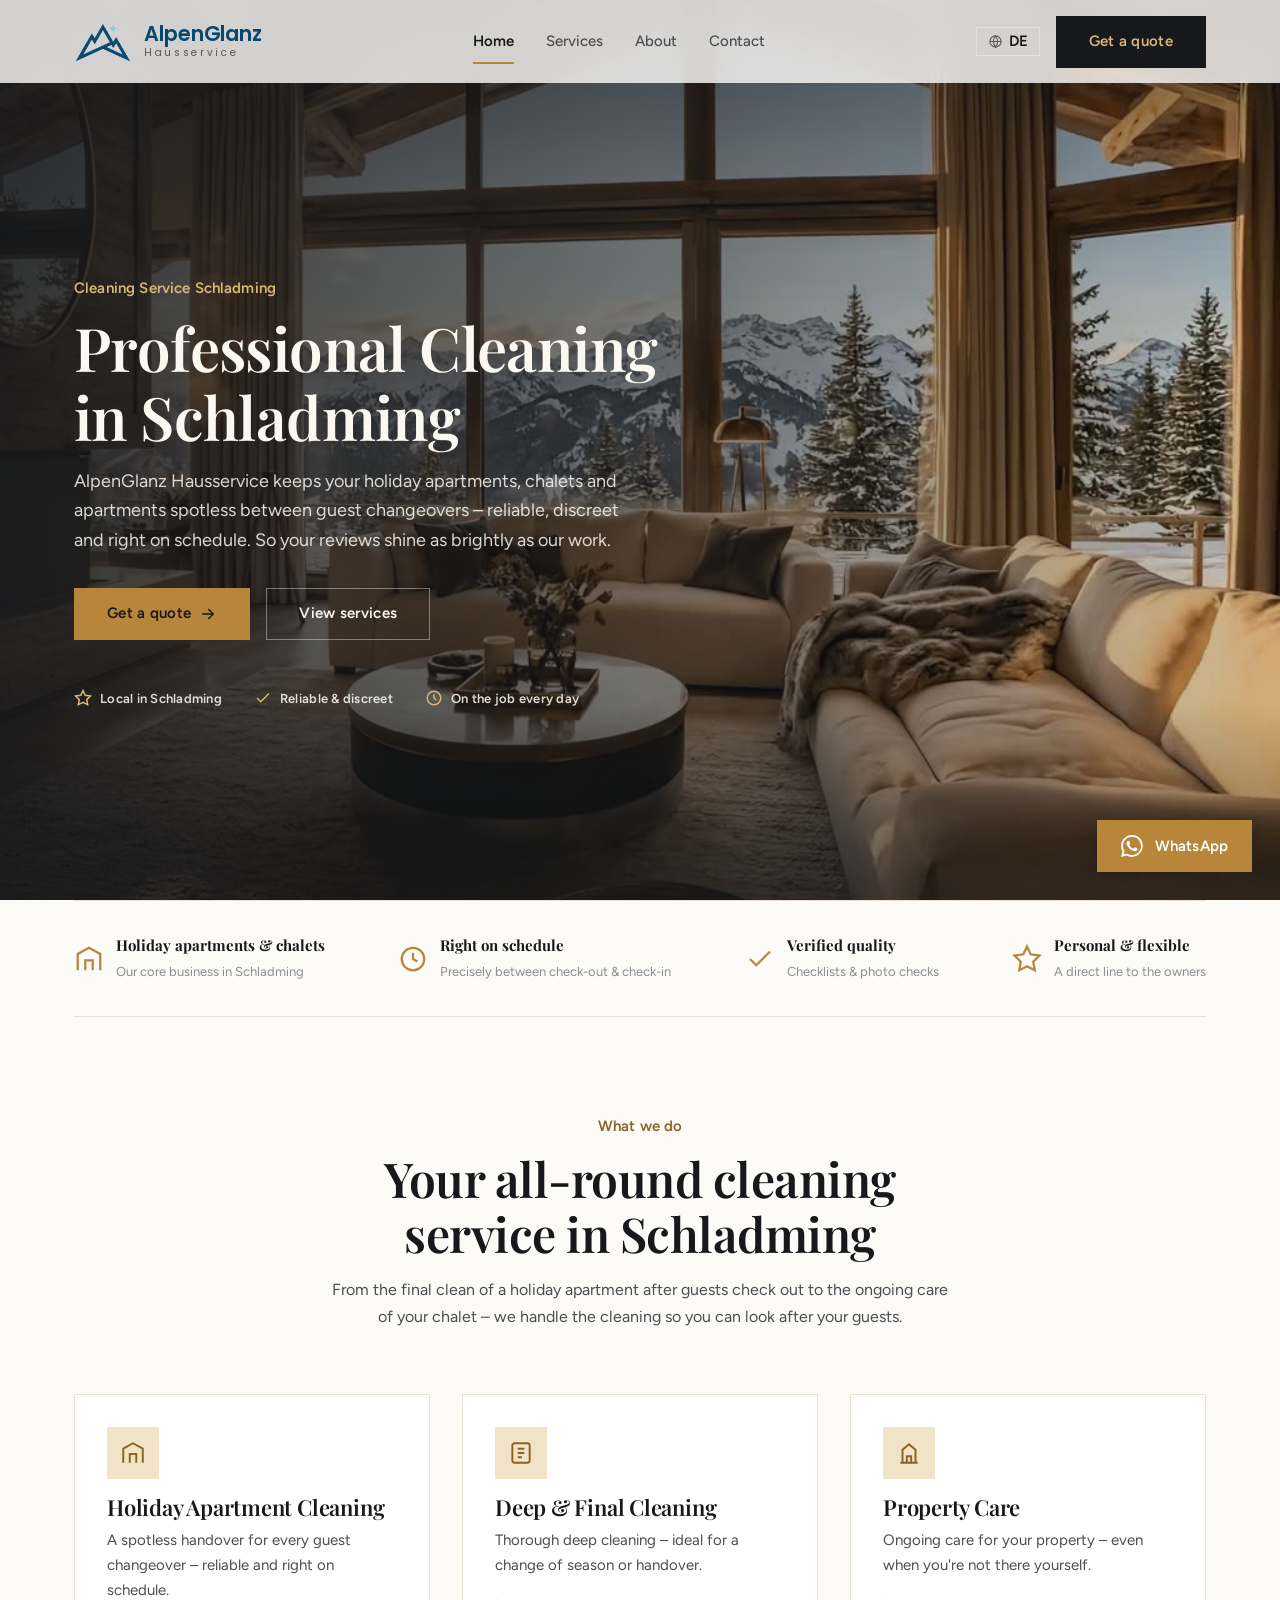
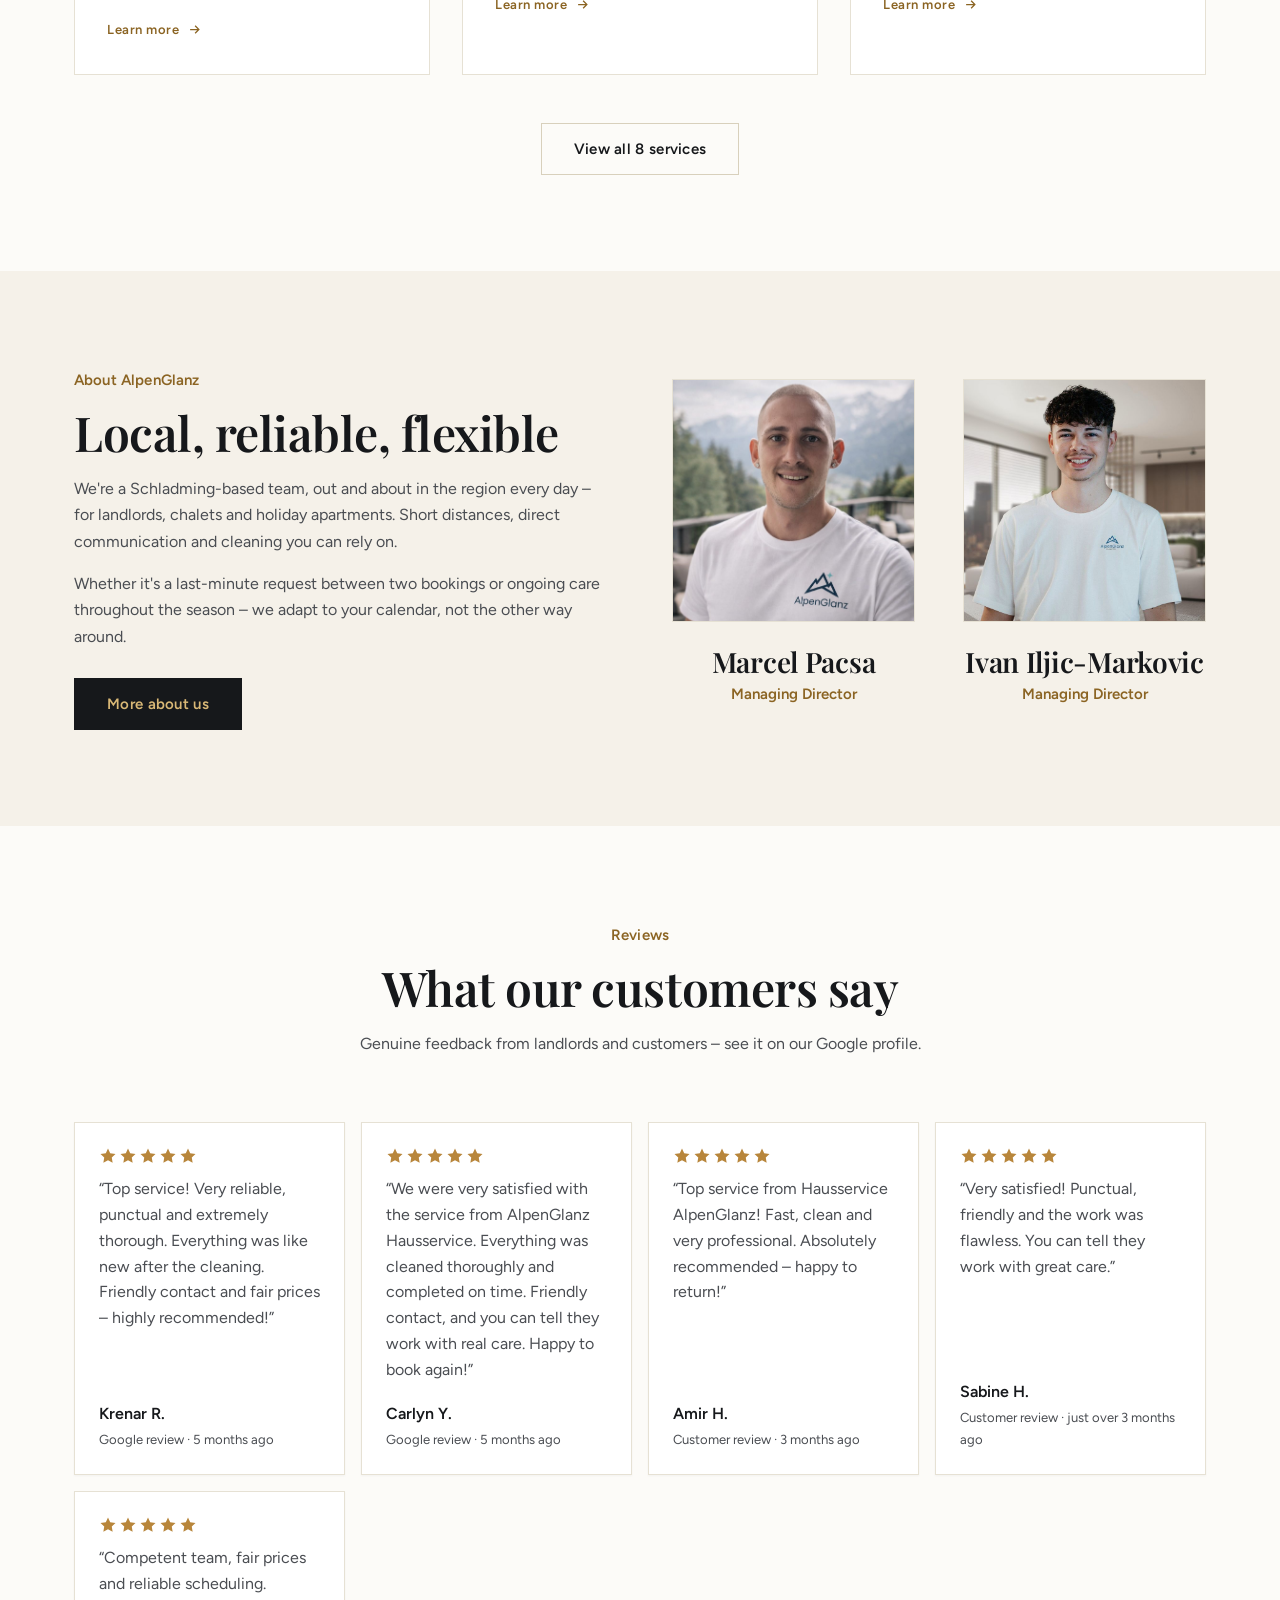
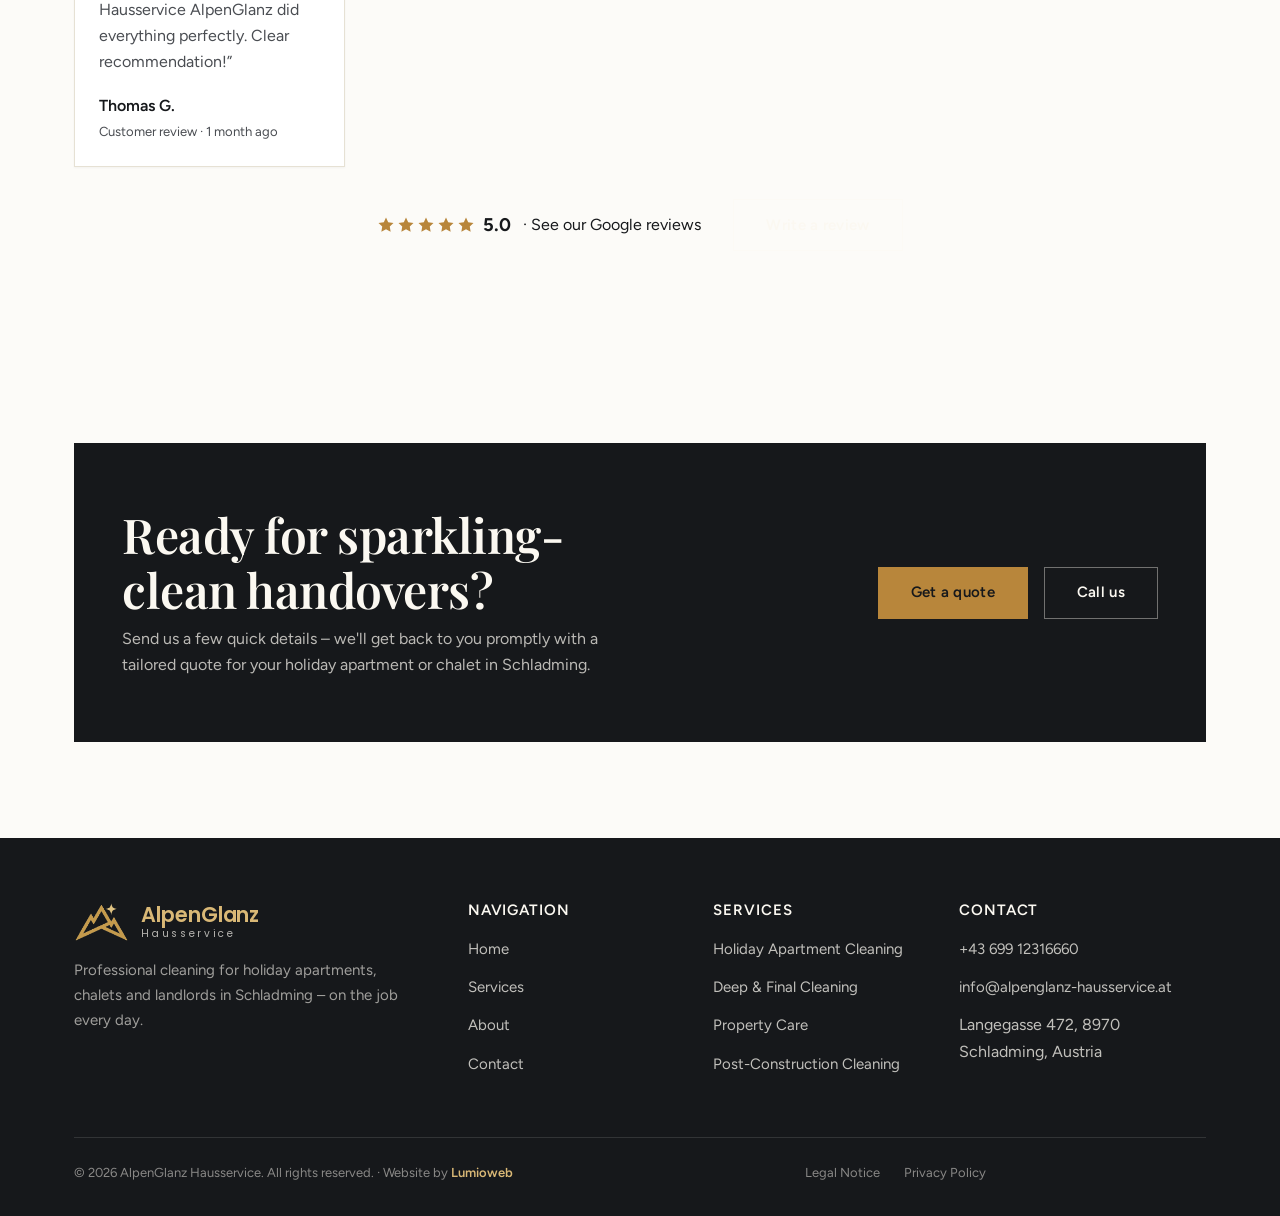
<file: en/index.html>
<!DOCTYPE html><html lang="en"><head>
<meta charset="UTF-8">
<meta name="viewport" content="width=device-width, initial-scale=1">
<title>AlpenGlanz Hausservice — Professional Cleaning in Schladming</title>
<meta name="description" content="Professional cleaning in Schladming for holiday apartments, chalets &amp; landlords. Reliable, flexible, on the job every day. Get your free quote today.">
<link rel="canonical" href="https://alpenglanz-hausservice.at/en/">
<link rel="alternate" hreflang="de-at" href="https://alpenglanz-hausservice.at/">
<link rel="alternate" hreflang="en" href="https://alpenglanz-hausservice.at/en/">
<link rel="alternate" hreflang="x-default" href="https://alpenglanz-hausservice.at/">
<meta property="og:type" content="website">
<meta property="og:site_name" content="AlpenGlanz Hausservice">
<meta property="og:locale" content="en_GB">
<meta property="og:title" content="AlpenGlanz Hausservice — Professional Cleaning in Schladming">
<meta property="og:description" content="Professional cleaning in Schladming for holiday apartments, chalets &amp; landlords. Reliable, flexible, on the job every day.">
<meta property="og:url" content="https://alpenglanz-hausservice.at/en/">
<meta property="og:image" content="https://alpenglanz-hausservice.at/videos/hero-poster.jpg">
<meta property="og:image:width" content="1280">
<meta property="og:image:height" content="720">
<meta name="twitter:card" content="summary_large_image">
<meta name="twitter:title" content="AlpenGlanz Hausservice — Professional Cleaning in Schladming">
<meta name="twitter:description" content="Professional cleaning in Schladming for holiday apartments, chalets &amp; landlords. Reliable, flexible, on the job every day.">
<meta name="twitter:image" content="https://alpenglanz-hausservice.at/videos/hero-poster.jpg">
<link rel="icon" type="image/png" href="../images/favicon.png">
<link rel="apple-touch-icon" href="../images/apple-touch-icon.png">
<link rel="preconnect" href="https://fonts.googleapis.com">
<link rel="preconnect" href="https://fonts.gstatic.com" crossorigin="">
<link rel="stylesheet" href="https://fonts.googleapis.com/css2?family=Figtree:wght@300;400;500;600;700&amp;family=Playfair+Display:ital,wght@0,500;0,600;0,700;1,500&amp;family=Poppins:wght@400;500;600&amp;display=swap">
<link rel="stylesheet" href="../css/style.css?v=25">
<style>
  /* Customer reviews (Phase 2) */
  .reviews-grid{display:grid;grid-template-columns:repeat(auto-fit,minmax(260px,1fr));gap:var(--space-4,1.2rem);margin-top:var(--space-6,2rem);}
  .review-card{background:var(--color-surface,#fff);border:1px solid var(--color-border,rgba(20,24,30,.10));border-radius:var(--radius-lg,18px);padding:var(--space-5,1.6rem);display:flex;flex-direction:column;gap:.7rem;box-shadow:0 1px 2px rgba(20,24,30,.04);}
  .stars{color:var(--color-gold,#b8892b);display:inline-flex;gap:2px;line-height:1;}
  .review-text{margin:0;font-size:1rem;line-height:1.62;}
  .review-meta{margin-top:auto;display:flex;flex-direction:column;gap:.1rem;padding-top:.4rem;}
  .review-author{font-weight:600;}
  .review-src{font-size:.82rem;color:var(--color-ink-soft,#6b7078);}
  .reviews-cta{display:flex;flex-wrap:wrap;gap:var(--space-4,1.2rem) var(--space-6,2rem);align-items:center;justify-content:center;margin-top:var(--space-6,2rem);}
  .reviews-badge{display:inline-flex;align-items:center;gap:.5rem;text-decoration:none;color:var(--color-ink,#1a1d21);}
  .reviews-badge strong{font-size:1.15rem;}
  .reviews-badge:hover{text-decoration:underline;}
</style>
<script type="application/ld+json">
{
  "@context": "https://schema.org",
  "@graph": [
    {
      "@type": "CleaningService",
      "@id": "https://alpenglanz-hausservice.at/#business",
      "name": "AlpenGlanz Hausservice OG",
      "alternateName": "AlpenGlanz Hausservice",
      "url": "https://alpenglanz-hausservice.at/",
      "image": "https://alpenglanz-hausservice.at/videos/hero-poster.jpg",
      "logo": "https://alpenglanz-hausservice.at/images/logo-icon.png",
      "telephone": "+43 699 12316660",
      "email": "info@alpenglanz-hausservice.at",
      "vatID": "ATU83051689",
      "description": "Professional cleaning in Schladming for holiday apartments, chalets, apartments and landlords – reliable, discreet and right on schedule.",
      "address": {
        "@type": "PostalAddress",
        "streetAddress": "Langegasse 472",
        "postalCode": "8970",
        "addressLocality": "Schladming",
        "addressRegion": "Steiermark",
        "addressCountry": "AT"
      },
      "geo": {
        "@type": "GeoCoordinates",
        "latitude": 47.3389568,
        "longitude": 13.7024496
      },
      "areaServed": [
        {
          "@type": "City",
          "name": "Schladming"
        },
        {
          "@type": "City",
          "name": "Ramsau am Dachstein"
        },
        {
          "@type": "City",
          "name": "Rohrmoos"
        },
        {
          "@type": "City",
          "name": "Haus im Ennstal"
        },
        {
          "@type": "City",
          "name": "Gröbming"
        },
        {
          "@type": "City",
          "name": "Pichl"
        }
      ],
      "knowsLanguage": [
        "de-AT"
      ],
      "hasOfferCatalog": {
        "@type": "OfferCatalog",
        "name": "Cleaning services",
        "itemListElement": [
          {
            "@type": "Offer",
            "itemOffered": {
              "@type": "Service",
              "name": "Holiday Apartment Cleaning",
              "description": "A spotless handover between guest changeovers – right on schedule after check-out, ready before check-in."
            }
          },
          {
            "@type": "Offer",
            "itemOffered": {
              "@type": "Service",
              "name": "Apartment Cleaning",
              "description": "Regular or one-off apartment cleaning – reliable even at short notice."
            }
          },
          {
            "@type": "Offer",
            "itemOffered": {
              "@type": "Service",
              "name": "Deep & Final Cleaning",
              "description": "Thorough deep cleaning for a change of season, move-in/move-out or before re-letting."
            }
          },
          {
            "@type": "Offer",
            "itemOffered": {
              "@type": "Service",
              "name": "Office & Building Cleaning",
              "description": "Clean workspaces and communal areas – flexibly scheduled around your opening hours."
            }
          },
          {
            "@type": "Offer",
            "itemOffered": {
              "@type": "Service",
              "name": "Window Cleaning",
              "description": "Streak-free shine inside and out – for the perfect view of the mountains."
            }
          },
          {
            "@type": "Offer",
            "itemOffered": {
              "@type": "Service",
              "name": "Stairwell Cleaning",
              "description": "Well-kept entrances and stairwells – the first impression for your guests."
            }
          },
          {
            "@type": "Offer",
            "itemOffered": {
              "@type": "Service",
              "name": "Property Care",
              "description": "Ongoing care for your property throughout the season – even when you're not there yourself."
            }
          },
          {
            "@type": "Offer",
            "itemOffered": {
              "@type": "Service",
              "name": "Post-Construction Cleaning",
              "description": "Rough cleaning after construction or renovation work – handed over ready to move in."
            }
          }
        ]
      },
      "hasMap": "https://www.google.com/maps?cid=9509701394865130927",
      "sameAs": [
        "https://www.google.com/maps?cid=9509701394865130927"
      ]
    },
    {
      "@type": "WebSite",
      "@id": "https://alpenglanz-hausservice.at/#website",
      "url": "https://alpenglanz-hausservice.at/",
      "name": "AlpenGlanz Hausservice",
      "inLanguage": "en",
      "publisher": {
        "@id": "https://alpenglanz-hausservice.at/#business"
      }
    }
  ]
}
</script>
</head>
<body>
<a class="skip-link" href="#main">Skip to content</a>

<header class="site-header">
  <div class="nav-inner">
    <a href="index.html" class="brand">
      <img src="../images/logo-icon.png" alt="" class="brand-mark" width="398" height="288">
      <span class="brand-text"><span class="brand-name">AlpenGlanz</span><small>Hausservice</small></span>
    </a>
    <nav class="nav-links" id="nav-links">
      <a href="index.html" data-nav="index.html">Home</a>
      <a href="services.html" data-nav="services.html">Services</a>
      <a href="about.html" data-nav="about.html">About</a>
      <a href="contact.html" data-nav="contact.html">Contact</a>
      <a href="contact.html" class="btn btn-primary nav-mobile-cta">Get a quote</a>
    </nav>
    <div class="nav-cta">
      <a href="../index.html" class="lang-switch" hreflang="de" aria-label="Switch to the German version"><svg viewBox="0 0 24 24" width="15" height="15" fill="none" stroke="currentColor" stroke-width="1.7" aria-hidden="true"><circle cx="12" cy="12" r="9"></circle><path d="M3 12h18"></path><path d="M12 3a14 14 0 0 1 0 18 14 14 0 0 1 0-18z"></path></svg>DE</a>
      <a href="contact.html" class="btn btn-primary desktop-only">Get a quote</a>
      <button class="nav-toggle" id="nav-toggle" aria-label="Open menu" aria-expanded="false" aria-controls="nav-links">
        <span></span>
      </button>
    </div>
  </div>
</header>

<main id="main">

  <!-- HERO -->
  <section class="hero hero-has-video">
    <video class="hero-video hero-bg-video" autoplay="" muted="" loop="" playsinline="" preload="metadata" poster="../videos/hero-poster.jpg" aria-hidden="true" tabindex="-1">
      <!-- Phones load the 720p/0.7MB loop, larger screens the 2K version.
           Browsers without media-attribute support fall back to the first
           (smaller) source - a safe default. -->
      <source src="../videos/hero-loop-mobile.mp4" type="video/mp4" media="(max-width: 768px)">
      <source src="../videos/hero-loop.mp4" type="video/mp4">
    </video>
    <div class="hero-overlay" aria-hidden="true"></div>
    <div class="container hero-grid">
      <div class="hero-copy" data-reveal="">
        <p class="eyebrow" data-cms="en-index-1">Cleaning Service Schladming</p>
        <h1 data-cms="en-index-2">Professional Cleaning in Schladming</h1>
        <p class="lead" data-cms="en-index-3">AlpenGlanz Hausservice keeps your holiday apartments, chalets and apartments spotless between guest changeovers – reliable, discreet and right on schedule. So your reviews shine as brightly as our work.</p>
        <div class="hero-actions">
          <a href="contact.html" class="btn btn-gold">
            Get a quote
            <svg class="icon-arrow" viewBox="0 0 24 24" fill="none" stroke="currentColor" stroke-width="2" stroke-linecap="round" stroke-linejoin="round"><path d="M5 12h14M13 6l6 6-6 6"></path></svg>
          </a>
          <a href="services.html" class="btn btn-outline">View services</a>
        </div>
        <div class="hero-trustrow">
          <div class="trust-item">
            <svg viewBox="0 0 24 24" fill="none" stroke="currentColor" stroke-width="2"><path d="M12 2l2.9 6.26L22 9.27l-5 4.87L18.2 21 12 17.77 5.8 21 7 14.14l-5-4.87 7.1-1.01z"></path></svg>
            Local in Schladming
          </div>
          <div class="trust-item">
            <svg viewBox="0 0 24 24" fill="none" stroke="currentColor" stroke-width="2"><path d="M20 6L9 17l-5-5"></path></svg>
            Reliable &amp; discreet
          </div>
          <div class="trust-item">
            <svg viewBox="0 0 24 24" fill="none" stroke="currentColor" stroke-width="2"><circle cx="12" cy="12" r="9"></circle><path d="M12 7v5l3 3"></path></svg>
            On the job every day
          </div>
        </div>
      </div>

    </div>
  </section>

  <!-- TRUST BADGES -->
  <section class="container">
    <div class="badge-strip" data-reveal="">
      <div class="badge-item">
        <svg viewBox="0 0 24 24" fill="none" stroke="currentColor" stroke-width="1.8"><path d="M3 21V8l9-5 9 5v13"></path><path d="M9 21v-8h6v8"></path></svg>
        <div><strong data-cms="en-index-4">Holiday apartments &amp; chalets</strong><span data-cms="en-index-5">Our core business in Schladming</span></div>
      </div>
      <div class="badge-item">
        <svg viewBox="0 0 24 24" fill="none" stroke="currentColor" stroke-width="1.8"><circle cx="12" cy="12" r="9"></circle><path d="M12 7v5l3.5 2"></path></svg>
        <div><strong data-cms="en-index-6">Right on schedule</strong><span data-cms="en-index-7">Precisely between check-out &amp; check-in</span></div>
      </div>
      <div class="badge-item">
        <svg viewBox="0 0 24 24" fill="none" stroke="currentColor" stroke-width="1.8"><path d="M20 6L9 17l-5-5"></path></svg>
        <div><strong data-cms="en-index-8">Verified quality</strong><span data-cms="en-index-9">Checklists &amp; photo checks</span></div>
      </div>
      <div class="badge-item">
        <svg viewBox="0 0 24 24" fill="none" stroke="currentColor" stroke-width="1.8"><path d="M12 2l2.9 6.26L22 9.27l-5 4.87L18.2 21 12 17.77 5.8 21 7 14.14l-5-4.87 7.1-1.01z"></path></svg>
        <div><strong data-cms="en-index-10">Personal &amp; flexible</strong><span data-cms="en-index-11">A direct line to the owners</span></div>
      </div>
    </div>
  </section>

  <!-- WAS WIR MACHEN -->
  <section class="section">
    <div class="container">
      <div class="section-head center mx-auto text-center" data-reveal="">
        <p class="eyebrow" data-cms="en-index-12">What we do</p>
        <h2 data-cms="en-index-13">Your all-round cleaning service in Schladming</h2>
        <p class="mx-auto" data-cms="en-index-14">From the final clean of a holiday apartment after guests check out to the ongoing care of your chalet – we handle the cleaning so you can look after your guests.</p>
      </div>

      <div class="grid grid-3" data-reveal-group="">
        <article class="card" data-reveal="">
          <div class="card-icon">
            <svg viewBox="0 0 24 24" fill="none" stroke="currentColor" stroke-width="1.8"><path d="M3 21V8l9-5 9 5v13"></path><path d="M9 21v-8h6v8"></path></svg>
          </div>
          <h3 data-cms="en-index-15">Holiday Apartment Cleaning</h3>
          <p data-cms="en-index-16">A spotless handover for every guest changeover – reliable and right on schedule.</p>
          <a href="services.html" class="card-link">Learn more
            <svg viewBox="0 0 24 24" fill="none" stroke="currentColor" stroke-width="2"><path d="M5 12h14M13 6l6 6-6 6"></path></svg>
          </a>
        </article>
        <article class="card" data-reveal="">
          <div class="card-icon">
            <svg viewBox="0 0 24 24" fill="none" stroke="currentColor" stroke-width="1.8"><rect x="4" y="3" width="16" height="18" rx="2"></rect><path d="M9 8h6M9 12h6M9 16h4"></path></svg>
          </div>
          <h3 data-cms="en-index-17">Deep &amp; Final Cleaning</h3>
          <p data-cms="en-index-18">Thorough deep cleaning – ideal for a change of season or handover.</p>
          <a href="services.html" class="card-link">Learn more
            <svg viewBox="0 0 24 24" fill="none" stroke="currentColor" stroke-width="2"><path d="M5 12h14M13 6l6 6-6 6"></path></svg>
          </a>
        </article>
        <article class="card" data-reveal="">
          <div class="card-icon">
            <svg viewBox="0 0 24 24" fill="none" stroke="currentColor" stroke-width="1.8"><path d="M4 21h16M6 21V9l6-5 6 5v12M10 21v-6h4v6"></path></svg>
          </div>
          <h3 data-cms="en-index-19">Property Care</h3>
          <p data-cms="en-index-20">Ongoing care for your property – even when you're not there yourself.</p>
          <a href="services.html" class="card-link">Learn more
            <svg viewBox="0 0 24 24" fill="none" stroke="currentColor" stroke-width="2"><path d="M5 12h14M13 6l6 6-6 6"></path></svg>
          </a>
        </article>
      </div>

      <div class="text-center" style="margin-top: var(--space-7);" data-reveal="">
        <a href="services.html" class="btn btn-outline" style="border-color: var(--color-border-strong); color: var(--color-ink);">View all 8 services</a>
      </div>
    </div>
  </section>

  <!-- ÜBER UNS TEASER -->
  <section class="section section-alt">
    <div class="container grid grid-2" style="align-items:center; gap: var(--space-8);">
      <div data-reveal="">
        <p class="eyebrow" data-cms="en-index-21">About AlpenGlanz</p>
        <h2 data-cms="en-index-22">Local, reliable, flexible</h2>
        <p data-cms="en-index-23">We're a Schladming-based team, out and about in the region every day – for landlords, chalets and holiday apartments. Short distances, direct communication and cleaning you can rely on.</p>
        <p data-cms="en-index-24">Whether it's a last-minute request between two bookings or ongoing care throughout the season – we adapt to your calendar, not the other way around.</p>
        <a href="about.html" class="btn btn-primary" style="margin-top: var(--space-3);">More about us</a>
      </div>
      <div class="team-grid" data-reveal="" style="transition-delay:120ms;">
        <div class="team-card">
          <div class="team-photo"><img src="../images/team-marcel.jpeg" alt="Marcel Pacsa, Managing Director of AlpenGlanz Hausservice" width="1010" height="1277" loading="lazy" decoding="async" data-cms-img="en-index-img-1"></div>
          <h3 data-cms="en-index-25">Marcel Pacsa</h3>
          <p class="team-role" data-cms="en-index-26">Managing Director</p>
        </div>
        <div class="team-card">
          <div class="team-photo"><img src="../images/team-ivan.jpeg" alt="Ivan Iljic-Markovic, Managing Director of AlpenGlanz Hausservice" width="776" height="930" loading="lazy" decoding="async" data-cms-img="en-index-img-2"></div>
          <h3 data-cms="en-index-27">Ivan Iljic-Markovic</h3>
          <p class="team-role" data-cms="en-index-28">Managing Director</p>
        </div>
      </div>
    </div>
  </section>

  <!-- KUNDENSTIMMEN -->
  <section class="section" id="bewertungen">
    <div class="container">
      <div class="section-head center mx-auto text-center" data-reveal="">
        <p class="eyebrow" data-cms="en-index-29">Reviews</p>
        <h2 data-cms="en-index-30">What our customers say</h2>
        <p class="mx-auto" data-cms="en-index-31">Genuine feedback from landlords and customers – see it on our Google profile.</p>
      </div>
      <div class="reviews-grid" data-reveal-group="">

        <article class="review-card" data-reveal="">
          <span class="stars" aria-label="5 out of 5 stars"><svg width="18" height="18" viewBox="0 0 24 24" fill="currentColor" aria-hidden="true"><path d="M12 2l2.9 6.26L22 9.27l-5 4.87L18.2 21 12 17.77 5.8 21 7 14.14l-5-4.87 7.1-1.01z"></path></svg><svg width="18" height="18" viewBox="0 0 24 24" fill="currentColor" aria-hidden="true"><path d="M12 2l2.9 6.26L22 9.27l-5 4.87L18.2 21 12 17.77 5.8 21 7 14.14l-5-4.87 7.1-1.01z"></path></svg><svg width="18" height="18" viewBox="0 0 24 24" fill="currentColor" aria-hidden="true"><path d="M12 2l2.9 6.26L22 9.27l-5 4.87L18.2 21 12 17.77 5.8 21 7 14.14l-5-4.87 7.1-1.01z"></path></svg><svg width="18" height="18" viewBox="0 0 24 24" fill="currentColor" aria-hidden="true"><path d="M12 2l2.9 6.26L22 9.27l-5 4.87L18.2 21 12 17.77 5.8 21 7 14.14l-5-4.87 7.1-1.01z"></path></svg><svg width="18" height="18" viewBox="0 0 24 24" fill="currentColor" aria-hidden="true"><path d="M12 2l2.9 6.26L22 9.27l-5 4.87L18.2 21 12 17.77 5.8 21 7 14.14l-5-4.87 7.1-1.01z"></path></svg></span>
          <p class="review-text" data-cms="en-index-32">“Top service! Very reliable, punctual and extremely thorough. Everything was like new after the cleaning. Friendly contact and fair prices – highly recommended!”</p>
          <div class="review-meta">
            <span class="review-author" data-cms="en-index-33">Krenar R.</span>
            <span class="review-src" data-cms="en-index-34">Google review · 5 months ago</span>
          </div>
        </article>

        <article class="review-card" data-reveal="">
          <span class="stars" aria-label="5 out of 5 stars"><svg width="18" height="18" viewBox="0 0 24 24" fill="currentColor" aria-hidden="true"><path d="M12 2l2.9 6.26L22 9.27l-5 4.87L18.2 21 12 17.77 5.8 21 7 14.14l-5-4.87 7.1-1.01z"></path></svg><svg width="18" height="18" viewBox="0 0 24 24" fill="currentColor" aria-hidden="true"><path d="M12 2l2.9 6.26L22 9.27l-5 4.87L18.2 21 12 17.77 5.8 21 7 14.14l-5-4.87 7.1-1.01z"></path></svg><svg width="18" height="18" viewBox="0 0 24 24" fill="currentColor" aria-hidden="true"><path d="M12 2l2.9 6.26L22 9.27l-5 4.87L18.2 21 12 17.77 5.8 21 7 14.14l-5-4.87 7.1-1.01z"></path></svg><svg width="18" height="18" viewBox="0 0 24 24" fill="currentColor" aria-hidden="true"><path d="M12 2l2.9 6.26L22 9.27l-5 4.87L18.2 21 12 17.77 5.8 21 7 14.14l-5-4.87 7.1-1.01z"></path></svg><svg width="18" height="18" viewBox="0 0 24 24" fill="currentColor" aria-hidden="true"><path d="M12 2l2.9 6.26L22 9.27l-5 4.87L18.2 21 12 17.77 5.8 21 7 14.14l-5-4.87 7.1-1.01z"></path></svg></span>
          <p class="review-text" data-cms="en-index-35">“We were very satisfied with the service from AlpenGlanz Hausservice. Everything was cleaned thoroughly and completed on time. Friendly contact, and you can tell they work with real care. Happy to book again!”</p>
          <div class="review-meta">
            <span class="review-author" data-cms="en-index-36">Carlyn Y.</span>
            <span class="review-src" data-cms="en-index-37">Google review · 5 months ago</span>
          </div>
        </article>

        <article class="review-card" data-reveal="">
          <span class="stars" aria-label="5 out of 5 stars"><svg width="18" height="18" viewBox="0 0 24 24" fill="currentColor" aria-hidden="true"><path d="M12 2l2.9 6.26L22 9.27l-5 4.87L18.2 21 12 17.77 5.8 21 7 14.14l-5-4.87 7.1-1.01z"></path></svg><svg width="18" height="18" viewBox="0 0 24 24" fill="currentColor" aria-hidden="true"><path d="M12 2l2.9 6.26L22 9.27l-5 4.87L18.2 21 12 17.77 5.8 21 7 14.14l-5-4.87 7.1-1.01z"></path></svg><svg width="18" height="18" viewBox="0 0 24 24" fill="currentColor" aria-hidden="true"><path d="M12 2l2.9 6.26L22 9.27l-5 4.87L18.2 21 12 17.77 5.8 21 7 14.14l-5-4.87 7.1-1.01z"></path></svg><svg width="18" height="18" viewBox="0 0 24 24" fill="currentColor" aria-hidden="true"><path d="M12 2l2.9 6.26L22 9.27l-5 4.87L18.2 21 12 17.77 5.8 21 7 14.14l-5-4.87 7.1-1.01z"></path></svg><svg width="18" height="18" viewBox="0 0 24 24" fill="currentColor" aria-hidden="true"><path d="M12 2l2.9 6.26L22 9.27l-5 4.87L18.2 21 12 17.77 5.8 21 7 14.14l-5-4.87 7.1-1.01z"></path></svg></span>
          <p class="review-text" data-cms="en-index-38">“Top service from Hausservice AlpenGlanz! Fast, clean and very professional. Absolutely recommended – happy to return!”</p>
          <div class="review-meta">
            <span class="review-author" data-cms="en-index-39">Amir H.</span>
            <span class="review-src" data-cms="en-index-40">Customer review · 3 months ago</span>
          </div>
        </article>



        <article class="review-card" data-reveal="">
          <span class="stars" aria-label="5 out of 5 stars"><svg width="18" height="18" viewBox="0 0 24 24" fill="currentColor" aria-hidden="true"><path d="M12 2l2.9 6.26L22 9.27l-5 4.87L18.2 21 12 17.77 5.8 21 7 14.14l-5-4.87 7.1-1.01z"></path></svg><svg width="18" height="18" viewBox="0 0 24 24" fill="currentColor" aria-hidden="true"><path d="M12 2l2.9 6.26L22 9.27l-5 4.87L18.2 21 12 17.77 5.8 21 7 14.14l-5-4.87 7.1-1.01z"></path></svg><svg width="18" height="18" viewBox="0 0 24 24" fill="currentColor" aria-hidden="true"><path d="M12 2l2.9 6.26L22 9.27l-5 4.87L18.2 21 12 17.77 5.8 21 7 14.14l-5-4.87 7.1-1.01z"></path></svg><svg width="18" height="18" viewBox="0 0 24 24" fill="currentColor" aria-hidden="true"><path d="M12 2l2.9 6.26L22 9.27l-5 4.87L18.2 21 12 17.77 5.8 21 7 14.14l-5-4.87 7.1-1.01z"></path></svg><svg width="18" height="18" viewBox="0 0 24 24" fill="currentColor" aria-hidden="true"><path d="M12 2l2.9 6.26L22 9.27l-5 4.87L18.2 21 12 17.77 5.8 21 7 14.14l-5-4.87 7.1-1.01z"></path></svg></span>
          <p class="review-text" data-cms="en-index-41">“Very satisfied! Punctual, friendly and the work was flawless. You can tell they work with great care.”</p>
          <div class="review-meta">
            <span class="review-author" data-cms="en-index-42">Sabine H.</span>
            <span class="review-src" data-cms="en-index-43">Customer review · just over 3 months ago</span>
          </div>
        </article>



        <article class="review-card" data-reveal="">
          <span class="stars" aria-label="5 out of 5 stars"><svg width="18" height="18" viewBox="0 0 24 24" fill="currentColor" aria-hidden="true"><path d="M12 2l2.9 6.26L22 9.27l-5 4.87L18.2 21 12 17.77 5.8 21 7 14.14l-5-4.87 7.1-1.01z"></path></svg><svg width="18" height="18" viewBox="0 0 24 24" fill="currentColor" aria-hidden="true"><path d="M12 2l2.9 6.26L22 9.27l-5 4.87L18.2 21 12 17.77 5.8 21 7 14.14l-5-4.87 7.1-1.01z"></path></svg><svg width="18" height="18" viewBox="0 0 24 24" fill="currentColor" aria-hidden="true"><path d="M12 2l2.9 6.26L22 9.27l-5 4.87L18.2 21 12 17.77 5.8 21 7 14.14l-5-4.87 7.1-1.01z"></path></svg><svg width="18" height="18" viewBox="0 0 24 24" fill="currentColor" aria-hidden="true"><path d="M12 2l2.9 6.26L22 9.27l-5 4.87L18.2 21 12 17.77 5.8 21 7 14.14l-5-4.87 7.1-1.01z"></path></svg><svg width="18" height="18" viewBox="0 0 24 24" fill="currentColor" aria-hidden="true"><path d="M12 2l2.9 6.26L22 9.27l-5 4.87L18.2 21 12 17.77 5.8 21 7 14.14l-5-4.87 7.1-1.01z"></path></svg></span>
          <p class="review-text" data-cms="en-index-44">“Competent team, fair prices and reliable scheduling. Hausservice AlpenGlanz did everything perfectly. Clear recommendation!”</p>
          <div class="review-meta">
            <span class="review-author" data-cms="en-index-45">Thomas G.</span>
            <span class="review-src" data-cms="en-index-46">Customer review · 1 month ago</span>
          </div>
        </article>

      </div>
      <div class="reviews-cta" data-reveal="">
        <a href="https://www.google.com/maps?cid=9509701394865130927" target="_blank" rel="noopener" class="reviews-badge" aria-label="5.0 stars on Google, see all reviews">
          <span class="stars" aria-label="5 out of 5 stars"><svg width="18" height="18" viewBox="0 0 24 24" fill="currentColor" aria-hidden="true"><path d="M12 2l2.9 6.26L22 9.27l-5 4.87L18.2 21 12 17.77 5.8 21 7 14.14l-5-4.87 7.1-1.01z"></path></svg><svg width="18" height="18" viewBox="0 0 24 24" fill="currentColor" aria-hidden="true"><path d="M12 2l2.9 6.26L22 9.27l-5 4.87L18.2 21 12 17.77 5.8 21 7 14.14l-5-4.87 7.1-1.01z"></path></svg><svg width="18" height="18" viewBox="0 0 24 24" fill="currentColor" aria-hidden="true"><path d="M12 2l2.9 6.26L22 9.27l-5 4.87L18.2 21 12 17.77 5.8 21 7 14.14l-5-4.87 7.1-1.01z"></path></svg><svg width="18" height="18" viewBox="0 0 24 24" fill="currentColor" aria-hidden="true"><path d="M12 2l2.9 6.26L22 9.27l-5 4.87L18.2 21 12 17.77 5.8 21 7 14.14l-5-4.87 7.1-1.01z"></path></svg><svg width="18" height="18" viewBox="0 0 24 24" fill="currentColor" aria-hidden="true"><path d="M12 2l2.9 6.26L22 9.27l-5 4.87L18.2 21 12 17.77 5.8 21 7 14.14l-5-4.87 7.1-1.01z"></path></svg></span><strong data-cms="en-index-47">5.0</strong><span data-cms="en-index-48">&nbsp;·&nbsp;See our Google reviews</span>
        </a>
        <a href="https://www.google.com/maps?cid=9509701394865130927" target="_blank" rel="noopener" class="btn btn-outline">Write a review</a>
      </div>
    </div>
  </section>

  <!-- CTA BAND -->
  <section class="section">
    <div class="container">
      <div class="cta-band" data-reveal="">
        <div class="cta-band-text">
          <h2 data-cms="en-index-49">Ready for sparkling-clean handovers?</h2>
          <p data-cms="en-index-50">Send us a few quick details – we'll get back to you promptly with a tailored quote for your holiday apartment or chalet in Schladming.</p>
        </div>
        <div class="cta-band-actions">
          <a href="contact.html" class="btn btn-gold">Get a quote</a>
          <a href="tel:+4369912316660" class="btn btn-outline">Call us</a>
        </div>
      </div>
    </div>
  </section>

</main>

<footer class="site-footer">
  <div class="container">
    <div class="footer-grid">
      <div class="footer-col">
        <div class="footer-brand">
          <img src="../images/logo-icon-gold.png" alt="" class="brand-mark" width="398" height="288">
          <span class="brand-text"><span class="brand-name">AlpenGlanz</span><small>Hausservice</small></span>
        </div>
        <p data-cms="en-index-51">Professional cleaning for holiday apartments, chalets and landlords in Schladming – on the job every day.</p>
      </div>
      <div class="footer-col">
        <h4 data-cms="en-index-52">Navigation</h4>
        <ul>
          <li data-cms="en-index-53"><a href="index.html">Home</a></li>
          <li data-cms="en-index-54"><a href="services.html">Services</a></li>
          <li data-cms="en-index-55"><a href="about.html">About</a></li>
          <li data-cms="en-index-56"><a href="contact.html">Contact</a></li>
        </ul>
      </div>
      <div class="footer-col">
        <h4 data-cms="en-index-57">Services</h4>
        <ul>
          <li data-cms="en-index-58"><a href="services.html">Holiday Apartment Cleaning</a></li>
          <li data-cms="en-index-59"><a href="services.html">Deep &amp; Final Cleaning</a></li>
          <li data-cms="en-index-60"><a href="services.html">Property Care</a></li>
          <li data-cms="en-index-61"><a href="services.html">Post-Construction Cleaning</a></li>
        </ul>
      </div>
      <div class="footer-col">
        <h4 data-cms="en-index-62">Contact</h4>
        <ul>
          <li data-cms="en-index-63"><a href="tel:+4369912316660">+43 699 12316660</a></li>
          <li data-cms="en-index-64"><a href="mailto:info@alpenglanz-hausservice.at">info@alpenglanz-hausservice.at</a></li>
          <li data-cms="en-index-65"><span>Langegasse 472, 8970 Schladming, Austria</span></li>
        </ul>
      </div>
    </div>
    <div class="footer-bottom">
      <span>© 2026 AlpenGlanz Hausservice. All rights reserved. · Website by <a href="https://www.lumioweb.at" target="_blank" rel="noopener">Lumioweb</a></span>
      <div style="display:flex; gap: var(--space-5);">
        <a href="../impressum.html">Legal Notice</a>
        <a href="../datenschutz.html">Privacy Policy</a>
      </div>
    </div>
  </div>
</footer>

<!-- WhatsApp Kontakt-Button -->
<a href="https://wa.me/4369912316660?text=Hello%20AlpenGlanz%2C%20I%20have%20a%20cleaning%20enquiry." class="wa-float" target="_blank" rel="noopener" aria-label="Contact us on WhatsApp">
  <svg viewBox="0 0 24 24" fill="currentColor" aria-hidden="true"><path d="M17.472 14.382c-.297-.149-1.758-.867-2.03-.967-.273-.099-.471-.148-.67.15-.197.297-.767.966-.94 1.164-.173.199-.347.223-.644.075-.297-.149-1.255-.463-2.39-1.475-.883-.788-1.48-1.761-1.653-2.059-.173-.297-.018-.458.13-.606.134-.133.298-.347.446-.52.149-.174.198-.298.298-.497.099-.198.05-.371-.025-.52-.075-.149-.669-1.612-.916-2.207-.242-.579-.487-.5-.669-.51-.173-.008-.371-.01-.57-.01-.198 0-.52.074-.792.372-.272.297-1.04 1.016-1.04 2.479 0 1.462 1.065 2.875 1.213 3.074.149.198 2.096 3.2 5.077 4.487.709.306 1.262.489 1.694.625.712.227 1.36.195 1.872.118.571-.085 1.758-.719 2.006-1.413.248-.694.248-1.289.173-1.413-.074-.124-.272-.198-.57-.347m-5.421 7.403h-.004a9.87 9.87 0 01-5.031-1.378l-.361-.214-3.741.982.998-3.648-.235-.374a9.86 9.86 0 01-1.51-5.26c.001-5.45 4.436-9.884 9.888-9.884 2.64 0 5.122 1.03 6.988 2.898a9.825 9.825 0 012.893 6.994c-.003 5.45-4.437 9.885-9.885 9.885M20.52 3.449C18.24 1.245 15.24.044 12.045.044 5.463.044.083 5.443.08 12.083c0 2.13.557 4.21 1.615 6.033L0 24l6.045-1.587a11.9 11.9 0 005.7 1.452h.005c6.585 0 11.964-5.4 11.967-12.04.001-3.219-1.24-6.235-3.554-8.516"></path></svg>
  <span class="wa-label">WhatsApp</span>
</a>

<script src="../js/script.js?v=25"></script>


</body></html>
</file>
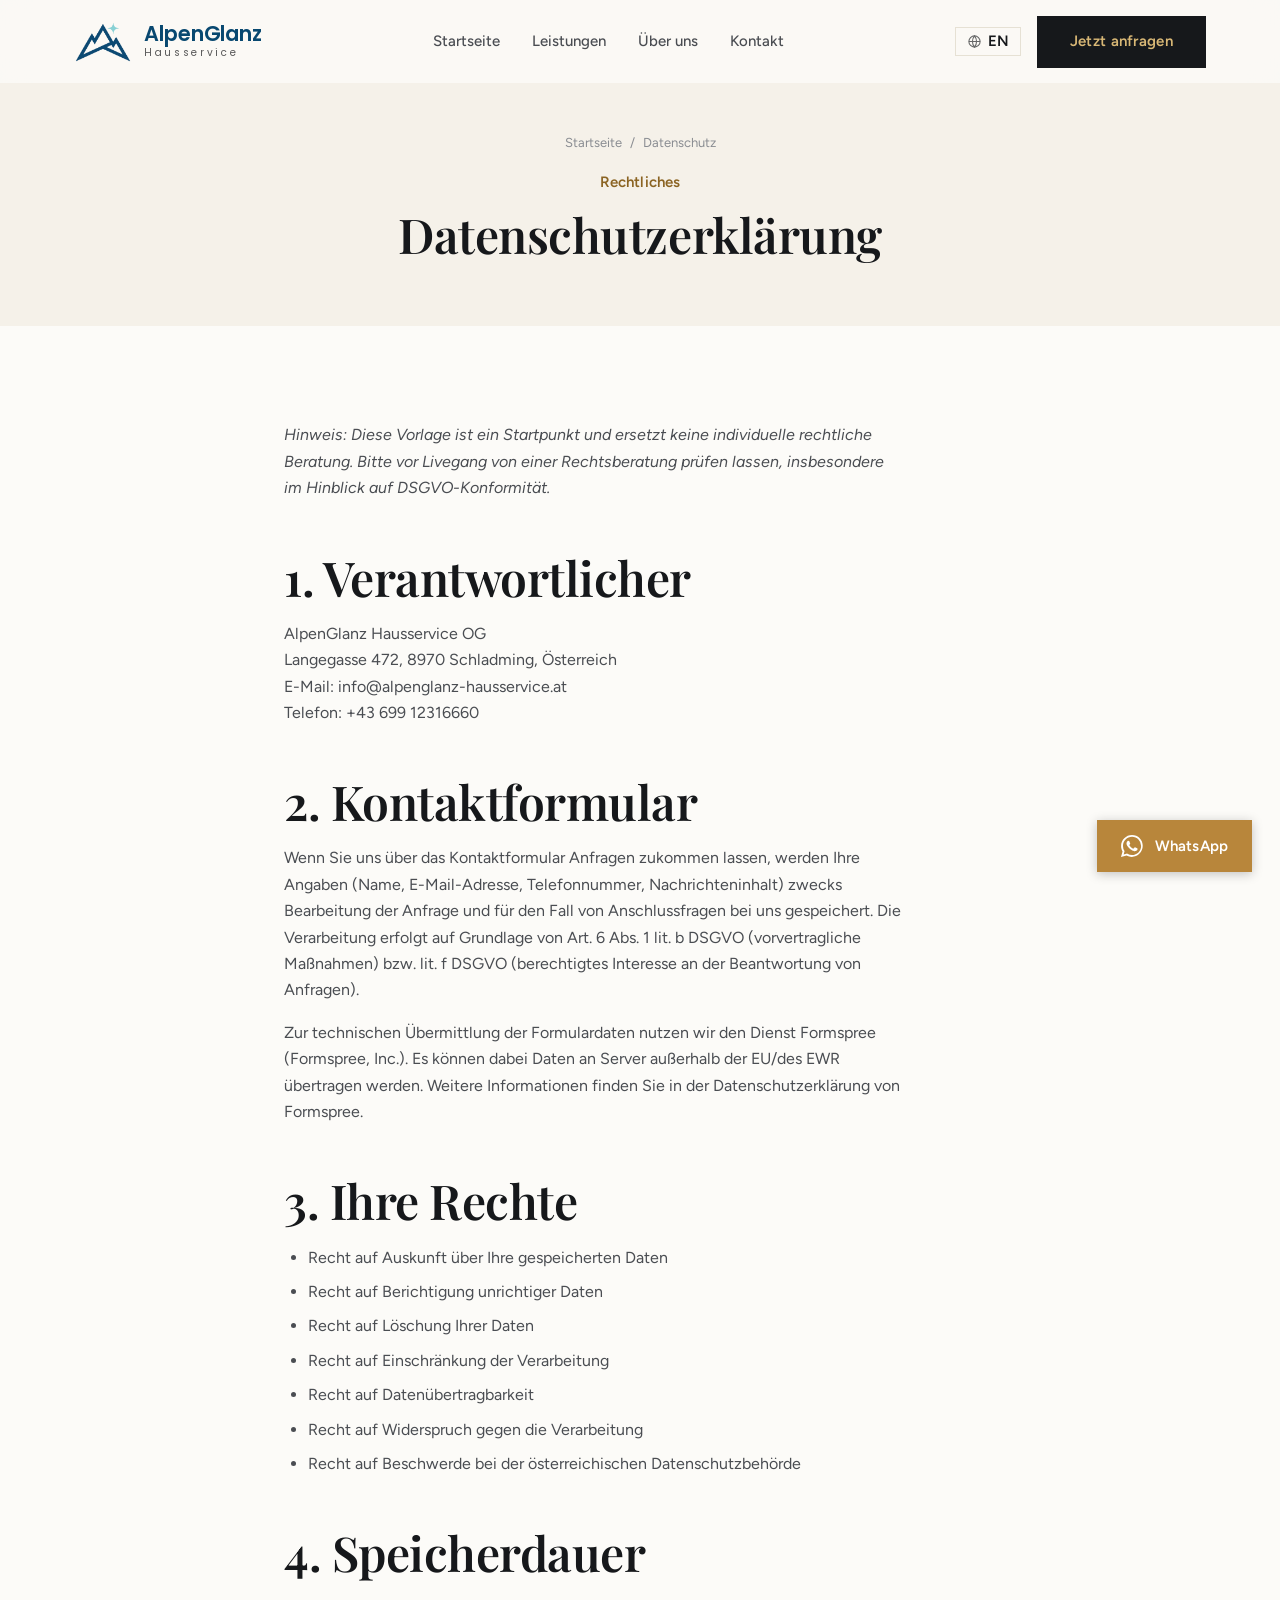
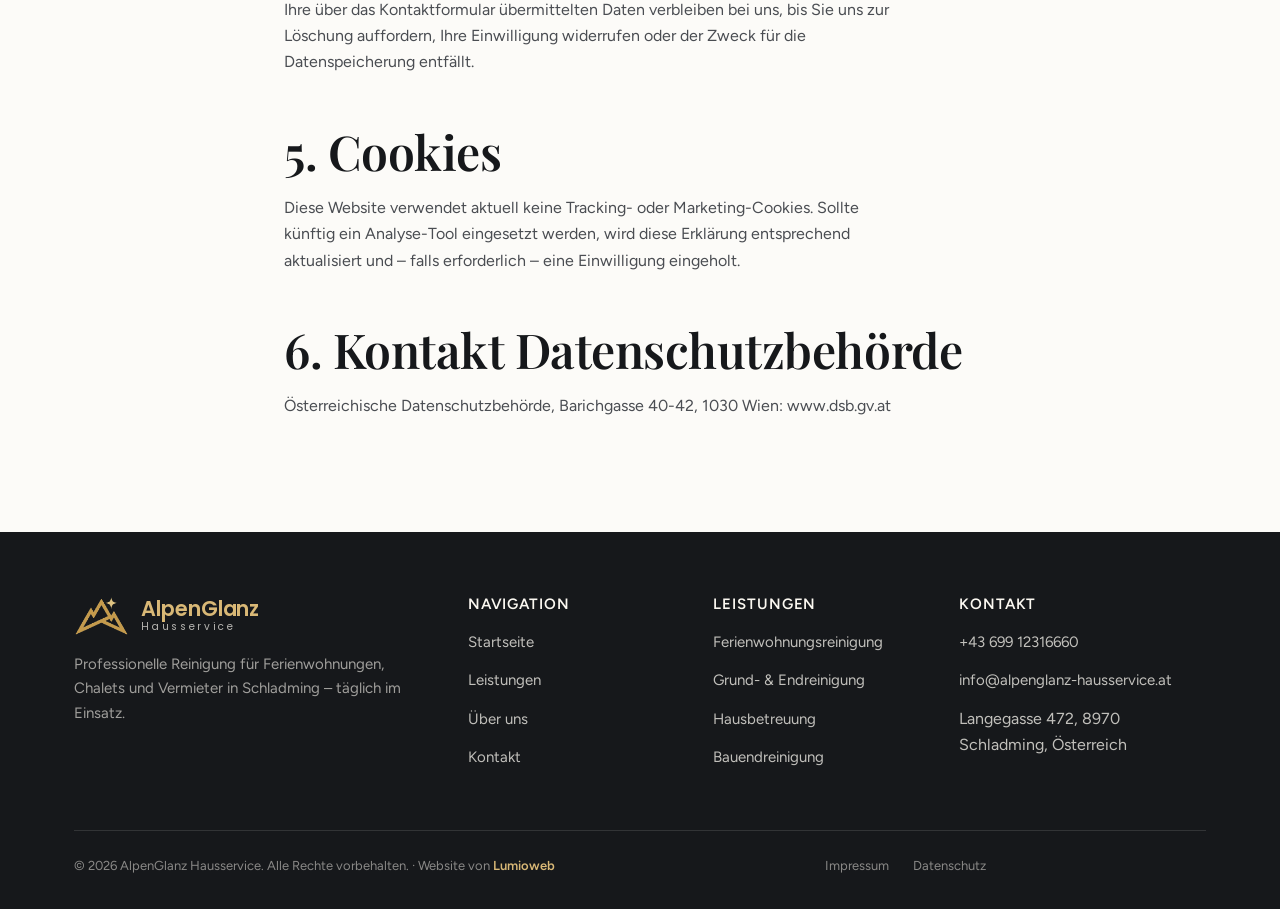
<file: datenschutz.html>
<!DOCTYPE html><html lang="de"><head>
<meta charset="UTF-8">
<meta name="viewport" content="width=device-width, initial-scale=1">
<title>Datenschutz — AlpenGlanz Hausservice</title>
<meta name="robots" content="noindex">
<link rel="icon" type="image/png" href="images/favicon.png">
<link rel="apple-touch-icon" href="images/apple-touch-icon.png">
<link rel="preconnect" href="https://fonts.googleapis.com">
<link rel="preconnect" href="https://fonts.gstatic.com" crossorigin="">
<link rel="stylesheet" href="https://fonts.googleapis.com/css2?family=Figtree:wght@300;400;500;600;700&amp;family=Playfair+Display:ital,wght@0,500;0,600;0,700;1,500&amp;family=Poppins:wght@400;500;600&amp;display=swap">
<link rel="stylesheet" href="css/style.css?v=25">
</head>
<body>
<a class="skip-link" href="#main">Zum Inhalt springen</a>

<header class="site-header">
  <div class="nav-inner">
    <a href="index.html" class="brand">
      <img src="images/logo-icon.png" alt="" class="brand-mark" width="398" height="288">
      <span class="brand-text"><span class="brand-name">AlpenGlanz</span><small>Hausservice</small></span>
    </a>
    <nav class="nav-links" id="nav-links">
      <a href="index.html" data-nav="index.html">Startseite</a>
      <a href="leistungen.html" data-nav="leistungen.html">Leistungen</a>
      <a href="ueber-uns.html" data-nav="ueber-uns.html">Über uns</a>
      <a href="kontakt.html" data-nav="kontakt.html">Kontakt</a>
      <a href="kontakt.html" class="btn btn-primary nav-mobile-cta">Jetzt anfragen</a>
    </nav>
    <div class="nav-cta">
      <a href="en/index.html" class="lang-switch" hreflang="en" aria-label="Zur englischen Version wechseln"><svg viewBox="0 0 24 24" width="15" height="15" fill="none" stroke="currentColor" stroke-width="1.7" aria-hidden="true"><circle cx="12" cy="12" r="9"></circle><path d="M3 12h18"></path><path d="M12 3a14 14 0 0 1 0 18 14 14 0 0 1 0-18z"></path></svg>EN</a>
      <a href="kontakt.html" class="btn btn-primary desktop-only">Jetzt anfragen</a>
      <button class="nav-toggle" id="nav-toggle" aria-label="Menü öffnen" aria-expanded="false" aria-controls="nav-links">
        <span></span>
      </button>
    </div>
  </div>
</header>

<main id="main">
  <section class="page-hero">
    <div class="container">
      <div class="breadcrumb"><a href="index.html">Startseite</a><span>/</span><span data-cms="datenschutz-1">Datenschutz</span></div>
      <p class="eyebrow" data-cms="datenschutz-2">Rechtliches</p>
      <h1 data-cms="datenschutz-3">Datenschutzerklärung</h1>
    </div>
  </section>

  <section class="section">
    <div class="container legal-content" style="max-width: 760px;">
      <p data-cms="datenschutz-4"><em>Hinweis: Diese Vorlage ist ein Startpunkt und ersetzt keine individuelle rechtliche Beratung. Bitte vor Livegang von einer Rechtsberatung prüfen lassen, insbesondere im Hinblick auf DSGVO-Konformität.</em></p>

      <h2 data-cms="datenschutz-5">1. Verantwortlicher</h2>
      <p data-cms="datenschutz-6">
        AlpenGlanz Hausservice OG<br>
        Langegasse 472, 8970 Schladming, Österreich<br>
        E-Mail: <a href="mailto:info@alpenglanz-hausservice.at">info@alpenglanz-hausservice.at</a><br>
        Telefon: +43 699 12316660
      </p>

      <h2 data-cms="datenschutz-7">2. Kontaktformular</h2>
      <p data-cms="datenschutz-8">Wenn Sie uns über das Kontaktformular Anfragen zukommen lassen, werden Ihre Angaben (Name, E-Mail-Adresse, Telefonnummer, Nachrichteninhalt) zwecks Bearbeitung der Anfrage und für den Fall von Anschlussfragen bei uns gespeichert. Die Verarbeitung erfolgt auf Grundlage von Art. 6 Abs. 1 lit. b DSGVO (vorvertragliche Maßnahmen) bzw. lit. f DSGVO (berechtigtes Interesse an der Beantwortung von Anfragen).</p>
      <p data-cms="datenschutz-9">Zur technischen Übermittlung der Formulardaten nutzen wir den Dienst Formspree (Formspree, Inc.). Es können dabei Daten an Server außerhalb der EU/des EWR übertragen werden. Weitere Informationen finden Sie in der Datenschutzerklärung von Formspree.</p>

      <h2 data-cms="datenschutz-10">3. Ihre Rechte</h2>
      <ul>
        <li data-cms="datenschutz-11">Recht auf Auskunft über Ihre gespeicherten Daten</li>
        <li data-cms="datenschutz-12">Recht auf Berichtigung unrichtiger Daten</li>
        <li data-cms="datenschutz-13">Recht auf Löschung Ihrer Daten</li>
        <li data-cms="datenschutz-14">Recht auf Einschränkung der Verarbeitung</li>
        <li data-cms="datenschutz-15">Recht auf Datenübertragbarkeit</li>
        <li data-cms="datenschutz-16">Recht auf Widerspruch gegen die Verarbeitung</li>
        <li data-cms="datenschutz-17">Recht auf Beschwerde bei der österreichischen Datenschutzbehörde</li>
      </ul>

      <h2 data-cms="datenschutz-18">4. Speicherdauer</h2>
      <p data-cms="datenschutz-19">Ihre über das Kontaktformular übermittelten Daten verbleiben bei uns, bis Sie uns zur Löschung auffordern, Ihre Einwilligung widerrufen oder der Zweck für die Datenspeicherung entfällt.</p>

      <h2 data-cms="datenschutz-20">5. Cookies</h2>
      <p data-cms="datenschutz-21">Diese Website verwendet aktuell keine Tracking- oder Marketing-Cookies. Sollte künftig ein Analyse-Tool eingesetzt werden, wird diese Erklärung entsprechend aktualisiert und – falls erforderlich – eine Einwilligung eingeholt.</p>

      <h2 data-cms="datenschutz-22">6. Kontakt Datenschutzbehörde</h2>
      <p data-cms="datenschutz-23">Österreichische Datenschutzbehörde, Barichgasse 40-42, 1030 Wien: <a href="https://www.dsb.gv.at" target="_blank" rel="noopener">www.dsb.gv.at</a></p>
    </div>
  </section>
</main>

<footer class="site-footer">
  <div class="container">
    <div class="footer-grid">
      <div class="footer-col">
        <div class="footer-brand">
          <img src="images/logo-icon-gold.png" alt="" class="brand-mark" width="398" height="288">
          <span class="brand-text"><span class="brand-name">AlpenGlanz</span><small>Hausservice</small></span>
        </div>
        <p data-cms="datenschutz-24">Professionelle Reinigung für Ferienwohnungen, Chalets und Vermieter in Schladming – täglich im Einsatz.</p>
      </div>
      <div class="footer-col">
        <h4 data-cms="datenschutz-25">Navigation</h4>
        <ul>
          <li data-cms="datenschutz-26"><a href="index.html">Startseite</a></li>
          <li data-cms="datenschutz-27"><a href="leistungen.html">Leistungen</a></li>
          <li data-cms="datenschutz-28"><a href="ueber-uns.html">Über uns</a></li>
          <li data-cms="datenschutz-29"><a href="kontakt.html">Kontakt</a></li>
        </ul>
      </div>
      <div class="footer-col">
        <h4 data-cms="datenschutz-30">Leistungen</h4>
        <ul>
          <li data-cms="datenschutz-31"><a href="leistungen.html">Ferienwohnungsreinigung</a></li>
          <li data-cms="datenschutz-32"><a href="leistungen.html">Grund- &amp; Endreinigung</a></li>
          <li data-cms="datenschutz-33"><a href="leistungen.html">Hausbetreuung</a></li>
          <li data-cms="datenschutz-34"><a href="leistungen.html">Bauendreinigung</a></li>
        </ul>
      </div>
      <div class="footer-col">
        <h4 data-cms="datenschutz-35">Kontakt</h4>
        <ul>
          <li data-cms="datenschutz-36"><a href="tel:+4369912316660">+43 699 12316660</a></li>
          <li data-cms="datenschutz-37"><a href="mailto:info@alpenglanz-hausservice.at">info@alpenglanz-hausservice.at</a></li>
          <li data-cms="datenschutz-38"><span>Langegasse 472, 8970 Schladming, Österreich</span></li>
        </ul>
      </div>
    </div>
    <div class="footer-bottom">
      <span>© 2026 AlpenGlanz Hausservice. Alle Rechte vorbehalten. · Website von <a href="https://www.lumioweb.at" target="_blank" rel="noopener">Lumioweb</a></span>
      <div style="display:flex; gap: var(--space-5);">
        <a href="impressum.html">Impressum</a>
        <a href="datenschutz.html">Datenschutz</a>
      </div>
    </div>
  </div>
</footer>

<!-- WhatsApp Kontakt-Button -->
<a href="https://wa.me/4369912316660?text=Hallo%20AlpenGlanz%2C%20ich%20habe%20eine%20Anfrage%20zur%20Reinigung." class="wa-float" target="_blank" rel="noopener" aria-label="Kontakt über WhatsApp aufnehmen">
  <svg viewBox="0 0 24 24" fill="currentColor" aria-hidden="true"><path d="M17.472 14.382c-.297-.149-1.758-.867-2.03-.967-.273-.099-.471-.148-.67.15-.197.297-.767.966-.94 1.164-.173.199-.347.223-.644.075-.297-.149-1.255-.463-2.39-1.475-.883-.788-1.48-1.761-1.653-2.059-.173-.297-.018-.458.13-.606.134-.133.298-.347.446-.52.149-.174.198-.298.298-.497.099-.198.05-.371-.025-.52-.075-.149-.669-1.612-.916-2.207-.242-.579-.487-.5-.669-.51-.173-.008-.371-.01-.57-.01-.198 0-.52.074-.792.372-.272.297-1.04 1.016-1.04 2.479 0 1.462 1.065 2.875 1.213 3.074.149.198 2.096 3.2 5.077 4.487.709.306 1.262.489 1.694.625.712.227 1.36.195 1.872.118.571-.085 1.758-.719 2.006-1.413.248-.694.248-1.289.173-1.413-.074-.124-.272-.198-.57-.347m-5.421 7.403h-.004a9.87 9.87 0 01-5.031-1.378l-.361-.214-3.741.982.998-3.648-.235-.374a9.86 9.86 0 01-1.51-5.26c.001-5.45 4.436-9.884 9.888-9.884 2.64 0 5.122 1.03 6.988 2.898a9.825 9.825 0 012.893 6.994c-.003 5.45-4.437 9.885-9.885 9.885M20.52 3.449C18.24 1.245 15.24.044 12.045.044 5.463.044.083 5.443.08 12.083c0 2.13.557 4.21 1.615 6.033L0 24l6.045-1.587a11.9 11.9 0 005.7 1.452h.005c6.585 0 11.964-5.4 11.967-12.04.001-3.219-1.24-6.235-3.554-8.516"></path></svg>
  <span class="wa-label">WhatsApp</span>
</a>

<script src="js/script.js?v=25"></script>


</body></html>
</file>
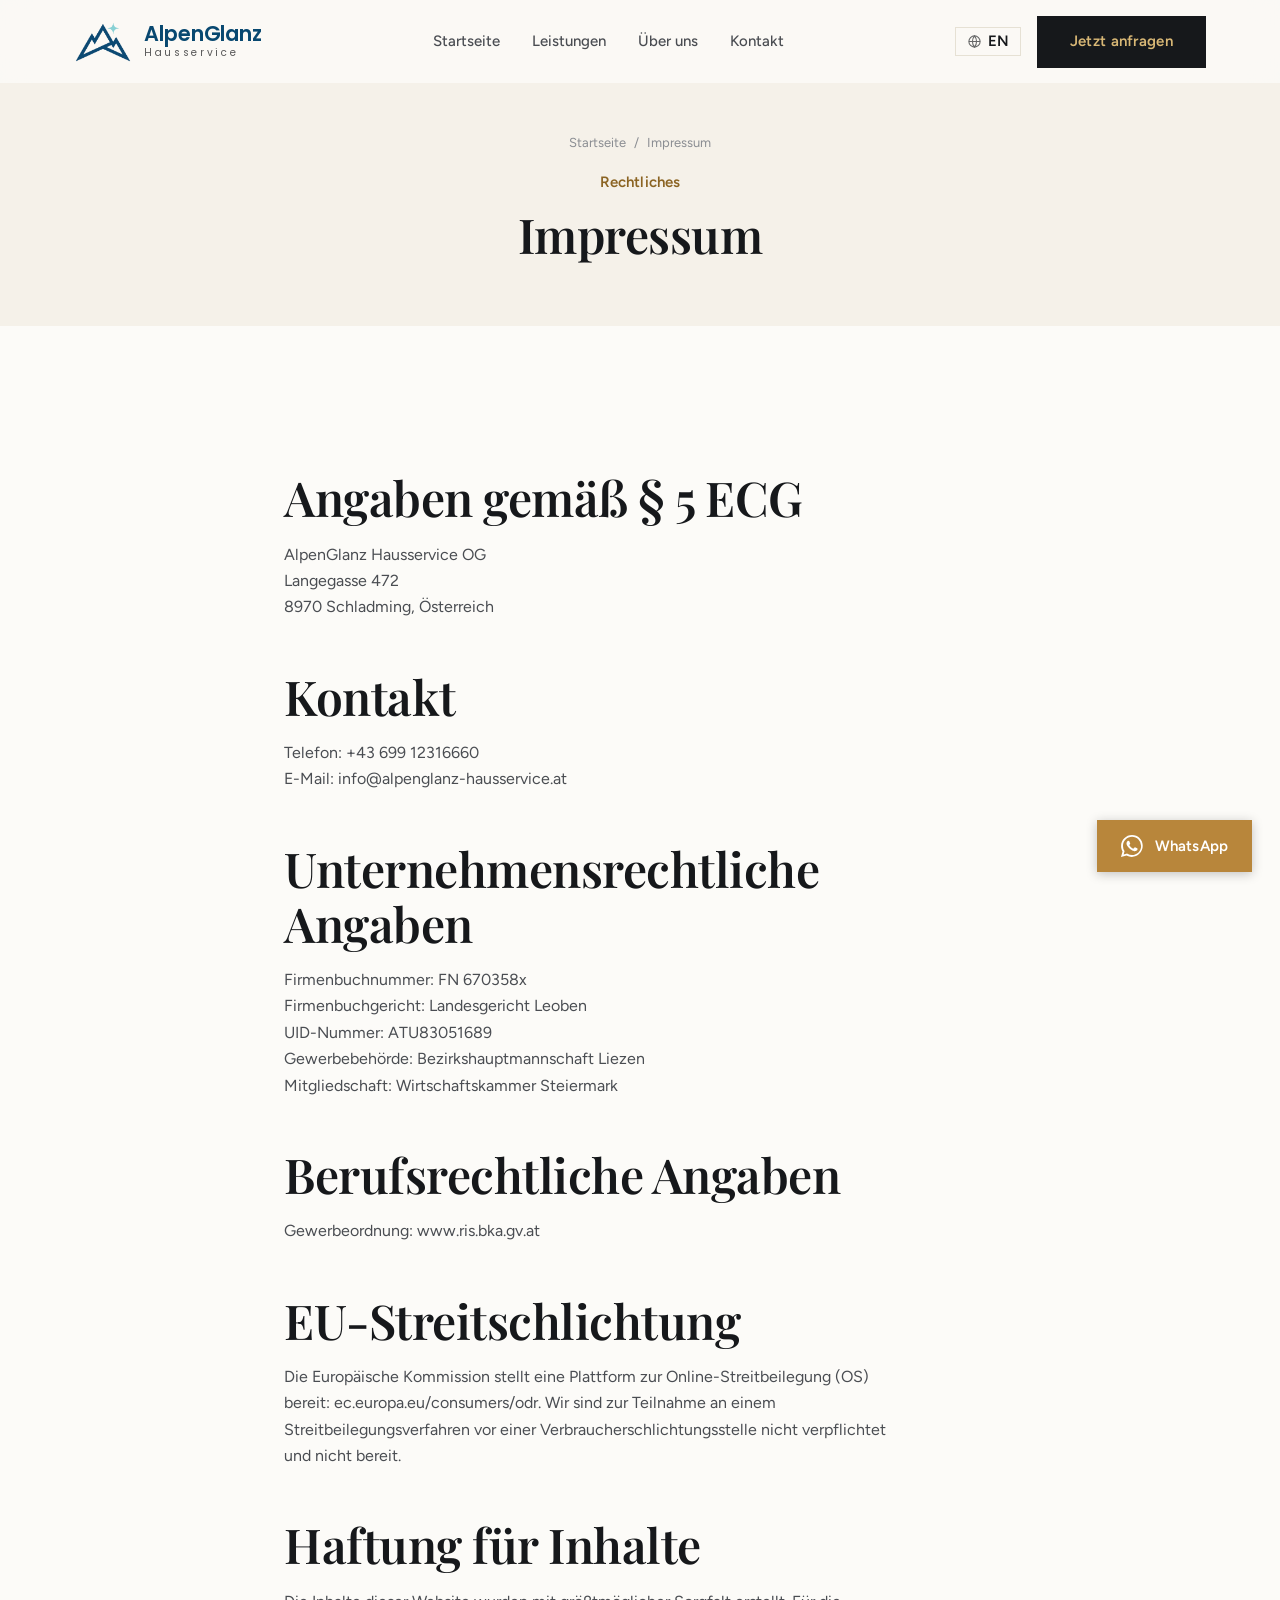
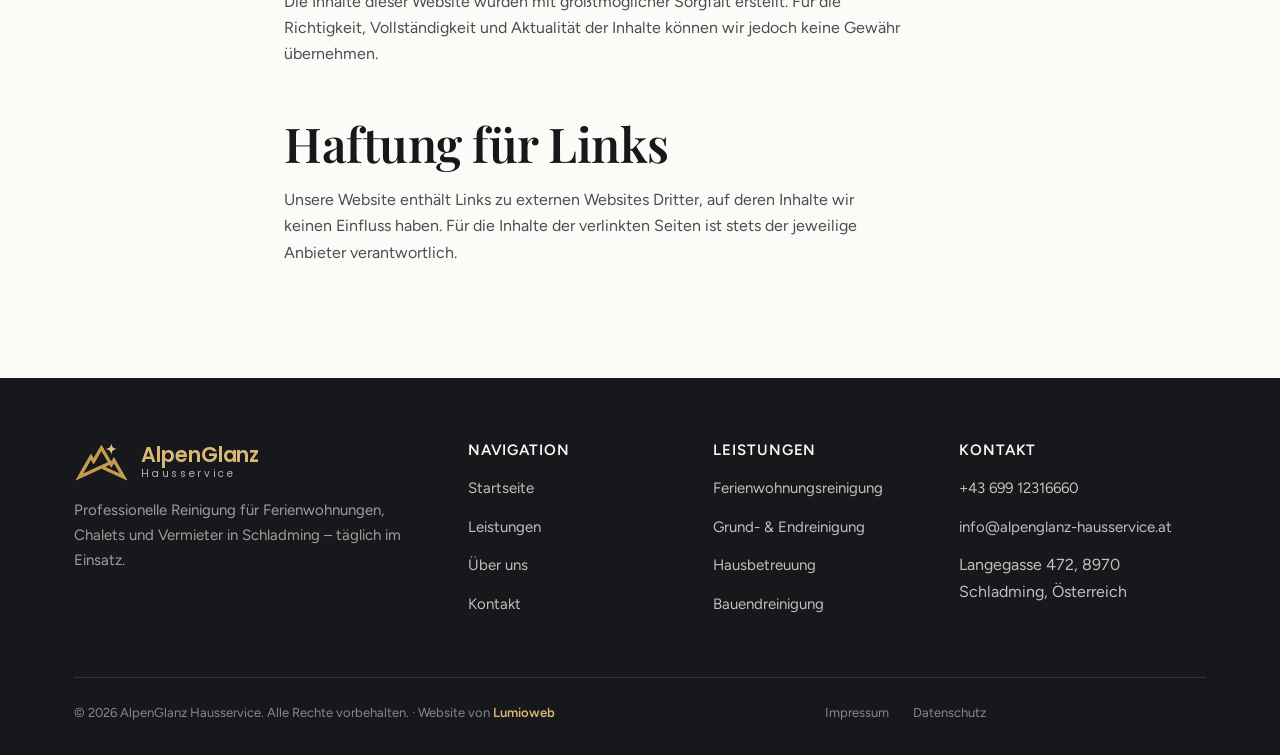
<file: impressum.html>
<!DOCTYPE html><html lang="de"><head>
<meta charset="UTF-8">
<meta name="viewport" content="width=device-width, initial-scale=1">
<title>Impressum — AlpenGlanz Hausservice</title>
<meta name="robots" content="noindex">
<link rel="icon" type="image/png" href="images/favicon.png">
<link rel="apple-touch-icon" href="images/apple-touch-icon.png">
<link rel="preconnect" href="https://fonts.googleapis.com">
<link rel="preconnect" href="https://fonts.gstatic.com" crossorigin="">
<link rel="stylesheet" href="https://fonts.googleapis.com/css2?family=Figtree:wght@300;400;500;600;700&amp;family=Playfair+Display:ital,wght@0,500;0,600;0,700;1,500&amp;family=Poppins:wght@400;500;600&amp;display=swap">
<link rel="stylesheet" href="css/style.css?v=25">
</head>
<body>
<a class="skip-link" href="#main">Zum Inhalt springen</a>

<header class="site-header">
  <div class="nav-inner">
    <a href="index.html" class="brand">
      <img src="images/logo-icon.png" alt="" class="brand-mark" width="398" height="288">
      <span class="brand-text"><span class="brand-name">AlpenGlanz</span><small>Hausservice</small></span>
    </a>
    <nav class="nav-links" id="nav-links">
      <a href="index.html" data-nav="index.html">Startseite</a>
      <a href="leistungen.html" data-nav="leistungen.html">Leistungen</a>
      <a href="ueber-uns.html" data-nav="ueber-uns.html">Über uns</a>
      <a href="kontakt.html" data-nav="kontakt.html">Kontakt</a>
      <a href="kontakt.html" class="btn btn-primary nav-mobile-cta">Jetzt anfragen</a>
    </nav>
    <div class="nav-cta">
      <a href="en/index.html" class="lang-switch" hreflang="en" aria-label="Zur englischen Version wechseln"><svg viewBox="0 0 24 24" width="15" height="15" fill="none" stroke="currentColor" stroke-width="1.7" aria-hidden="true"><circle cx="12" cy="12" r="9"></circle><path d="M3 12h18"></path><path d="M12 3a14 14 0 0 1 0 18 14 14 0 0 1 0-18z"></path></svg>EN</a>
      <a href="kontakt.html" class="btn btn-primary desktop-only">Jetzt anfragen</a>
      <button class="nav-toggle" id="nav-toggle" aria-label="Menü öffnen" aria-expanded="false" aria-controls="nav-links">
        <span></span>
      </button>
    </div>
  </div>
</header>

<main id="main">
  <section class="page-hero">
    <div class="container">
      <div class="breadcrumb"><a href="index.html">Startseite</a><span>/</span><span data-cms="impressum-1">Impressum</span></div>
      <p class="eyebrow" data-cms="impressum-2">Rechtliches</p>
      <h1 data-cms="impressum-3">Impressum</h1>
    </div>
  </section>

  <section class="section">
    <div class="container legal-content" style="max-width: 760px;">
      <h2 data-cms="impressum-4">Angaben gemäß § 5 ECG</h2>
      <p data-cms="impressum-5">
        AlpenGlanz Hausservice OG<br>
        Langegasse 472<br>
        8970 Schladming, Österreich
      </p>

      <h2 data-cms="impressum-6">Kontakt</h2>
      <p data-cms="impressum-7">
        Telefon: +43 699 12316660<br>
        E-Mail: <a href="mailto:info@alpenglanz-hausservice.at">info@alpenglanz-hausservice.at</a>
      </p>

      <h2 data-cms="impressum-8">Unternehmensrechtliche Angaben</h2>
      <p data-cms="impressum-9">
        Firmenbuchnummer: FN 670358x<br>
        Firmenbuchgericht: Landesgericht Leoben<br>
        UID-Nummer: ATU83051689<br>
        Gewerbebehörde: Bezirkshauptmannschaft Liezen<br>
        Mitgliedschaft: Wirtschaftskammer Steiermark
      </p>

      <h2 data-cms="impressum-10">Berufsrechtliche Angaben</h2>
      <p data-cms="impressum-11">Gewerbeordnung: <a href="https://www.ris.bka.gv.at" target="_blank" rel="noopener">www.ris.bka.gv.at</a></p>

      <h2 data-cms="impressum-12">EU-Streitschlichtung</h2>
      <p data-cms="impressum-13">Die Europäische Kommission stellt eine Plattform zur Online-Streitbeilegung (OS) bereit: <a href="https://ec.europa.eu/consumers/odr" target="_blank" rel="noopener">ec.europa.eu/consumers/odr</a>. Wir sind zur Teilnahme an einem Streitbeilegungsverfahren vor einer Verbraucherschlichtungsstelle nicht verpflichtet und nicht bereit.</p>

      <h2 data-cms="impressum-14">Haftung für Inhalte</h2>
      <p data-cms="impressum-15">Die Inhalte dieser Website wurden mit größtmöglicher Sorgfalt erstellt. Für die Richtigkeit, Vollständigkeit und Aktualität der Inhalte können wir jedoch keine Gewähr übernehmen.</p>

      <h2 data-cms="impressum-16">Haftung für Links</h2>
      <p data-cms="impressum-17">Unsere Website enthält Links zu externen Websites Dritter, auf deren Inhalte wir keinen Einfluss haben. Für die Inhalte der verlinkten Seiten ist stets der jeweilige Anbieter verantwortlich.</p>
    </div>
  </section>
</main>

<footer class="site-footer">
  <div class="container">
    <div class="footer-grid">
      <div class="footer-col">
        <div class="footer-brand">
          <img src="images/logo-icon-gold.png" alt="" class="brand-mark" width="398" height="288">
          <span class="brand-text"><span class="brand-name">AlpenGlanz</span><small>Hausservice</small></span>
        </div>
        <p data-cms="impressum-18">Professionelle Reinigung für Ferienwohnungen, Chalets und Vermieter in Schladming – täglich im Einsatz.</p>
      </div>
      <div class="footer-col">
        <h4 data-cms="impressum-19">Navigation</h4>
        <ul>
          <li data-cms="impressum-20"><a href="index.html">Startseite</a></li>
          <li data-cms="impressum-21"><a href="leistungen.html">Leistungen</a></li>
          <li data-cms="impressum-22"><a href="ueber-uns.html">Über uns</a></li>
          <li data-cms="impressum-23"><a href="kontakt.html">Kontakt</a></li>
        </ul>
      </div>
      <div class="footer-col">
        <h4 data-cms="impressum-24">Leistungen</h4>
        <ul>
          <li data-cms="impressum-25"><a href="leistungen.html">Ferienwohnungsreinigung</a></li>
          <li data-cms="impressum-26"><a href="leistungen.html">Grund- &amp; Endreinigung</a></li>
          <li data-cms="impressum-27"><a href="leistungen.html">Hausbetreuung</a></li>
          <li data-cms="impressum-28"><a href="leistungen.html">Bauendreinigung</a></li>
        </ul>
      </div>
      <div class="footer-col">
        <h4 data-cms="impressum-29">Kontakt</h4>
        <ul>
          <li data-cms="impressum-30"><a href="tel:+4369912316660">+43 699 12316660</a></li>
          <li data-cms="impressum-31"><a href="mailto:info@alpenglanz-hausservice.at">info@alpenglanz-hausservice.at</a></li>
          <li data-cms="impressum-32"><span>Langegasse 472, 8970 Schladming, Österreich</span></li>
        </ul>
      </div>
    </div>
    <div class="footer-bottom">
      <span>© 2026 AlpenGlanz Hausservice. Alle Rechte vorbehalten. · Website von <a href="https://www.lumioweb.at" target="_blank" rel="noopener">Lumioweb</a></span>
      <div style="display:flex; gap: var(--space-5);">
        <a href="impressum.html">Impressum</a>
        <a href="datenschutz.html">Datenschutz</a>
      </div>
    </div>
  </div>
</footer>

<!-- WhatsApp Kontakt-Button -->
<a href="https://wa.me/4369912316660?text=Hallo%20AlpenGlanz%2C%20ich%20habe%20eine%20Anfrage%20zur%20Reinigung." class="wa-float" target="_blank" rel="noopener" aria-label="Kontakt über WhatsApp aufnehmen">
  <svg viewBox="0 0 24 24" fill="currentColor" aria-hidden="true"><path d="M17.472 14.382c-.297-.149-1.758-.867-2.03-.967-.273-.099-.471-.148-.67.15-.197.297-.767.966-.94 1.164-.173.199-.347.223-.644.075-.297-.149-1.255-.463-2.39-1.475-.883-.788-1.48-1.761-1.653-2.059-.173-.297-.018-.458.13-.606.134-.133.298-.347.446-.52.149-.174.198-.298.298-.497.099-.198.05-.371-.025-.52-.075-.149-.669-1.612-.916-2.207-.242-.579-.487-.5-.669-.51-.173-.008-.371-.01-.57-.01-.198 0-.52.074-.792.372-.272.297-1.04 1.016-1.04 2.479 0 1.462 1.065 2.875 1.213 3.074.149.198 2.096 3.2 5.077 4.487.709.306 1.262.489 1.694.625.712.227 1.36.195 1.872.118.571-.085 1.758-.719 2.006-1.413.248-.694.248-1.289.173-1.413-.074-.124-.272-.198-.57-.347m-5.421 7.403h-.004a9.87 9.87 0 01-5.031-1.378l-.361-.214-3.741.982.998-3.648-.235-.374a9.86 9.86 0 01-1.51-5.26c.001-5.45 4.436-9.884 9.888-9.884 2.64 0 5.122 1.03 6.988 2.898a9.825 9.825 0 012.893 6.994c-.003 5.45-4.437 9.885-9.885 9.885M20.52 3.449C18.24 1.245 15.24.044 12.045.044 5.463.044.083 5.443.08 12.083c0 2.13.557 4.21 1.615 6.033L0 24l6.045-1.587a11.9 11.9 0 005.7 1.452h.005c6.585 0 11.964-5.4 11.967-12.04.001-3.219-1.24-6.235-3.554-8.516"></path></svg>
  <span class="wa-label">WhatsApp</span>
</a>

<script src="js/script.js?v=25"></script>


</body></html>
</file>
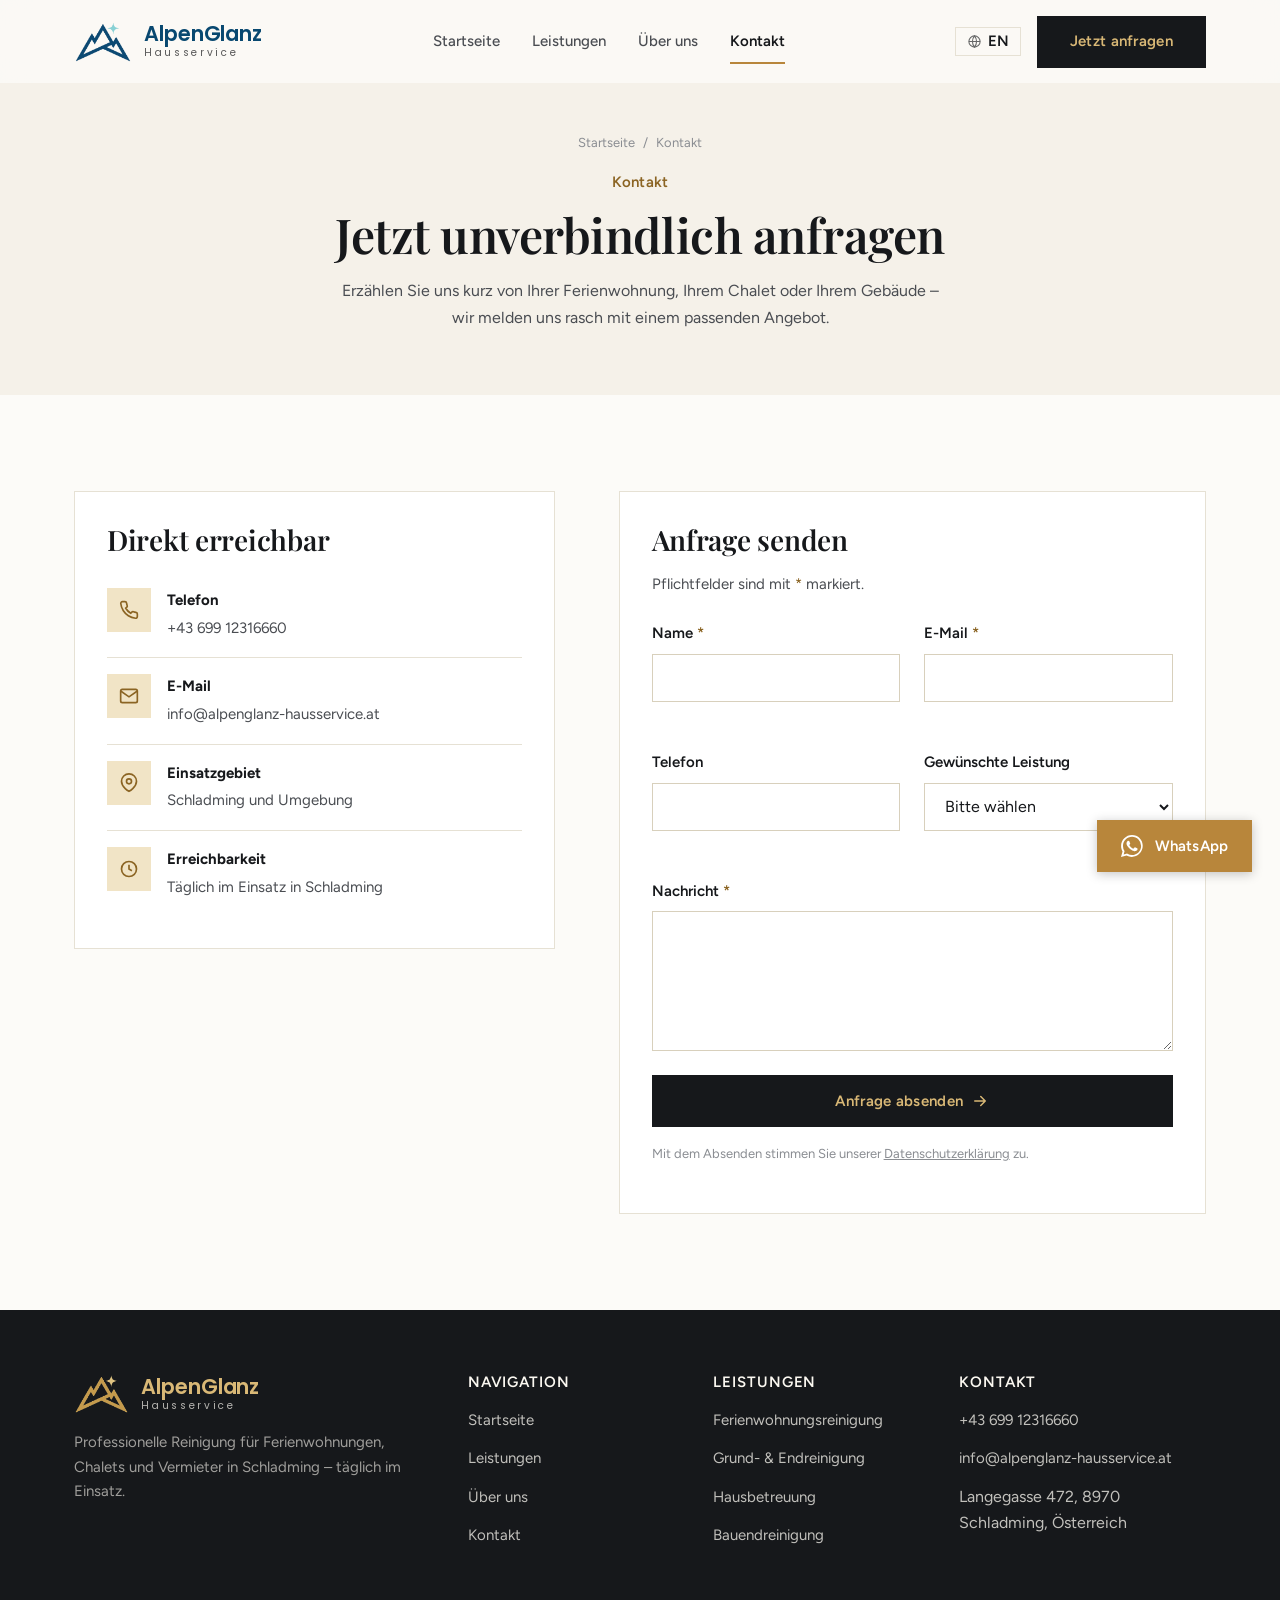
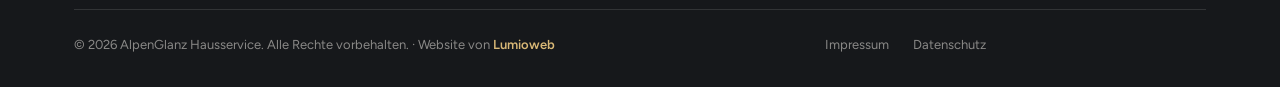
<file: kontakt.html>
<!DOCTYPE html><html lang="de"><head>
<meta charset="UTF-8">
<meta name="viewport" content="width=device-width, initial-scale=1">
<title>Kontakt — AlpenGlanz Hausservice Schladming</title>
<meta name="description" content="Kontaktieren Sie AlpenGlanz Hausservice in Schladming per Telefon, E-Mail oder Kontaktformular für Ihre Reinigungsanfrage.">
<link rel="canonical" href="https://alpenglanz-hausservice.at/kontakt">
<link rel="alternate" hreflang="de-at" href="https://alpenglanz-hausservice.at/kontakt">
<link rel="alternate" hreflang="en" href="https://alpenglanz-hausservice.at/en/contact">
<link rel="alternate" hreflang="x-default" href="https://alpenglanz-hausservice.at/kontakt">
<meta property="og:type" content="website">
<meta property="og:site_name" content="AlpenGlanz Hausservice">
<meta property="og:locale" content="de_AT">
<meta property="og:title" content="Kontakt — AlpenGlanz Hausservice Schladming">
<meta property="og:description" content="Jetzt unverbindlich anfragen: Telefon, E-Mail oder Kontaktformular.">
<meta property="og:url" content="https://alpenglanz-hausservice.at/kontakt">
<meta property="og:image" content="https://alpenglanz-hausservice.at/videos/hero-poster.jpg">
<meta property="og:image:width" content="1280">
<meta property="og:image:height" content="720">
<meta name="twitter:card" content="summary_large_image">
<meta name="twitter:title" content="Kontakt — AlpenGlanz Hausservice Schladming">
<meta name="twitter:description" content="Jetzt unverbindlich anfragen: Telefon, E-Mail oder Kontaktformular.">
<meta name="twitter:image" content="https://alpenglanz-hausservice.at/videos/hero-poster.jpg">
<link rel="icon" type="image/png" href="images/favicon.png">
<link rel="apple-touch-icon" href="images/apple-touch-icon.png">
<link rel="preconnect" href="https://fonts.googleapis.com">
<link rel="preconnect" href="https://fonts.gstatic.com" crossorigin="">
<link rel="stylesheet" href="https://fonts.googleapis.com/css2?family=Figtree:wght@300;400;500;600;700&amp;family=Playfair+Display:ital,wght@0,500;0,600;0,700;1,500&amp;family=Poppins:wght@400;500;600&amp;display=swap">
<link rel="stylesheet" href="css/style.css?v=25">
<script type="application/ld+json">
{
  "@context": "https://schema.org",
  "@graph": [
    {
      "@type": "CleaningService",
      "@id": "https://alpenglanz-hausservice.at/#business",
      "name": "AlpenGlanz Hausservice OG",
      "alternateName": "AlpenGlanz Hausservice",
      "url": "https://alpenglanz-hausservice.at/",
      "image": "https://alpenglanz-hausservice.at/videos/hero-poster.jpg",
      "logo": "https://alpenglanz-hausservice.at/images/logo-icon.png",
      "telephone": "+43 699 12316660",
      "email": "info@alpenglanz-hausservice.at",
      "vatID": "ATU83051689",
      "description": "Professionelle Reinigung in Schladming für Ferienwohnungen, Chalets, Apartments und Vermieter – zuverlässig, diskret und termingenau.",
      "address": {
        "@type": "PostalAddress",
        "streetAddress": "Langegasse 472",
        "postalCode": "8970",
        "addressLocality": "Schladming",
        "addressRegion": "Steiermark",
        "addressCountry": "AT"
      },
      "geo": {
        "@type": "GeoCoordinates",
        "latitude": 47.3389568,
        "longitude": 13.7024496
      },
      "areaServed": [
        {
          "@type": "City",
          "name": "Schladming"
        },
        {
          "@type": "City",
          "name": "Ramsau am Dachstein"
        },
        {
          "@type": "City",
          "name": "Rohrmoos"
        },
        {
          "@type": "City",
          "name": "Haus im Ennstal"
        },
        {
          "@type": "City",
          "name": "Gröbming"
        },
        {
          "@type": "City",
          "name": "Pichl"
        }
      ],
      "knowsLanguage": [
        "de-AT"
      ],
      "hasOfferCatalog": {
        "@type": "OfferCatalog",
        "name": "Reinigungsleistungen",
        "itemListElement": [
          {
            "@type": "Offer",
            "itemOffered": {
              "@type": "Service",
              "name": "Ferienwohnungsreinigung",
              "description": "Blitzsaubere Übergabe zwischen Gästewechseln – termingenau nach Check-out, bereit vor Check-in."
            }
          },
          {
            "@type": "Offer",
            "itemOffered": {
              "@type": "Service",
              "name": "Apartmentreinigung",
              "description": "Regelmäßige oder einmalige Reinigung von Apartments – zuverlässig auch bei kurzfristigem Bedarf."
            }
          },
          {
            "@type": "Offer",
            "itemOffered": {
              "@type": "Service",
              "name": "Grund- & Endreinigung",
              "description": "Gründliche Tiefenreinigung bei Saisonwechsel, Ein- und Auszug oder vor der Neuvermietung."
            }
          },
          {
            "@type": "Offer",
            "itemOffered": {
              "@type": "Service",
              "name": "Büro- & Gebäudereinigung",
              "description": "Saubere Arbeits- und Gemeinschaftsflächen – flexibel getaktet nach Ihren Öffnungszeiten."
            }
          },
          {
            "@type": "Offer",
            "itemOffered": {
              "@type": "Service",
              "name": "Fensterreinigung",
              "description": "Streifenfreier Glanz innen und außen – für den perfekten Ausblick auf die Berge."
            }
          },
          {
            "@type": "Offer",
            "itemOffered": {
              "@type": "Service",
              "name": "Stiegenhausreinigung",
              "description": "Gepflegte Eingangsbereiche und Treppenhäuser – der erste Eindruck für Ihre Gäste."
            }
          },
          {
            "@type": "Offer",
            "itemOffered": {
              "@type": "Service",
              "name": "Hausbetreuung",
              "description": "Laufende Pflege Ihres Objekts über die Saison – auch wenn Sie selbst nicht vor Ort sind."
            }
          },
          {
            "@type": "Offer",
            "itemOffered": {
              "@type": "Service",
              "name": "Bauendreinigung",
              "description": "Grobreinigung nach Bau- oder Renovierungsarbeiten – bezugsfertig übergeben."
            }
          }
        ]
      },
      "hasMap": "https://www.google.com/maps?cid=9509701394865130927",
      "sameAs": [
        "https://www.google.com/maps?cid=9509701394865130927"
      ]
    },
    {
      "@type": "BreadcrumbList",
      "itemListElement": [
        {
          "@type": "ListItem",
          "position": 1,
          "name": "Startseite",
          "item": "https://alpenglanz-hausservice.at/"
        },
        {
          "@type": "ListItem",
          "position": 2,
          "name": "Kontakt",
          "item": "https://alpenglanz-hausservice.at/kontakt"
        }
      ]
    }
  ]
}
</script>
</head>
<body>
<a class="skip-link" href="#main">Zum Inhalt springen</a>

<header class="site-header">
  <div class="nav-inner">
    <a href="index.html" class="brand">
      <img src="images/logo-icon.png" alt="" class="brand-mark" width="398" height="288">
      <span class="brand-text"><span class="brand-name">AlpenGlanz</span><small>Hausservice</small></span>
    </a>
    <nav class="nav-links" id="nav-links">
      <a href="index.html" data-nav="index.html">Startseite</a>
      <a href="leistungen.html" data-nav="leistungen.html">Leistungen</a>
      <a href="ueber-uns.html" data-nav="ueber-uns.html">Über uns</a>
      <a href="kontakt.html" data-nav="kontakt.html">Kontakt</a>
      <a href="kontakt.html" class="btn btn-primary nav-mobile-cta">Jetzt anfragen</a>
    </nav>
    <div class="nav-cta">
      <a href="en/contact.html" class="lang-switch" hreflang="en" aria-label="Zur englischen Version wechseln"><svg viewBox="0 0 24 24" width="15" height="15" fill="none" stroke="currentColor" stroke-width="1.7" aria-hidden="true"><circle cx="12" cy="12" r="9"></circle><path d="M3 12h18"></path><path d="M12 3a14 14 0 0 1 0 18 14 14 0 0 1 0-18z"></path></svg>EN</a>
      <a href="kontakt.html" class="btn btn-primary desktop-only">Jetzt anfragen</a>
      <button class="nav-toggle" id="nav-toggle" aria-label="Menü öffnen" aria-expanded="false" aria-controls="nav-links">
        <span></span>
      </button>
    </div>
  </div>
</header>

<main id="main">

  <section class="page-hero">
    <div class="container">
      <div class="breadcrumb" data-reveal=""><a href="index.html">Startseite</a><span>/</span><span data-cms="kontakt-1">Kontakt</span></div>
      <p class="eyebrow" data-reveal="" data-cms="kontakt-2">Kontakt</p>
      <h1 data-reveal="" data-cms="kontakt-3">Jetzt unverbindlich anfragen</h1>
      <p class="mx-auto" data-reveal="" style="transition-delay:80ms;" data-cms="kontakt-4">Erzählen Sie uns kurz von Ihrer Ferienwohnung, Ihrem Chalet oder Ihrem Gebäude – wir melden uns rasch mit einem passenden Angebot.</p>
    </div>
  </section>

  <section class="section">
    <div class="container contact-panel">

      <div data-reveal="">
        <div class="contact-card">
          <h3 data-cms="kontakt-5">Direkt erreichbar</h3>
          <div class="contact-row">
            <span class="icon">
              <svg viewBox="0 0 24 24" fill="none" stroke="currentColor" stroke-width="2"><path d="M22 16.92v3a2 2 0 0 1-2.18 2 19.79 19.79 0 0 1-8.63-3.07 19.5 19.5 0 0 1-6-6 19.79 19.79 0 0 1-3.07-8.67A2 2 0 0 1 4.11 2h3a2 2 0 0 1 2 1.72c.127.96.361 1.903.7 2.81a2 2 0 0 1-.45 2.11L8.09 9.91a16 16 0 0 0 6 6l1.27-1.27a2 2 0 0 1 2.11-.45c.907.339 1.85.573 2.81.7A2 2 0 0 1 22 16.92z"></path></svg>
            </span>
            <div>
              <strong data-cms="kontakt-6">Telefon</strong>
              <a href="tel:+4369912316660">+43 699 12316660</a>
            </div>
          </div>
          <div class="contact-row">
            <span class="icon">
              <svg viewBox="0 0 24 24" fill="none" stroke="currentColor" stroke-width="2"><path d="M4 4h16v16H4z" opacity="0"></path><path d="M22 6l-10 7L2 6"></path><rect x="2" y="4" width="20" height="16" rx="2"></rect></svg>
            </span>
            <div>
              <strong data-cms="kontakt-7">E-Mail</strong>
              <a href="mailto:info@alpenglanz-hausservice.at">info@alpenglanz-hausservice.at</a>
            </div>
          </div>
          <div class="contact-row">
            <span class="icon">
              <svg viewBox="0 0 24 24" fill="none" stroke="currentColor" stroke-width="2"><path d="M21 10c0 7-9 12-9 12s-9-5-9-12a9 9 0 0 1 18 0z"></path><circle cx="12" cy="10" r="3"></circle></svg>
            </span>
            <div>
              <strong data-cms="kontakt-8">Einsatzgebiet</strong>
              <span class="value" data-cms="kontakt-9">Schladming und Umgebung</span>
            </div>
          </div>
          <div class="contact-row">
            <span class="icon">
              <svg viewBox="0 0 24 24" fill="none" stroke="currentColor" stroke-width="2"><circle cx="12" cy="12" r="9"></circle><path d="M12 7v5l3.5 2"></path></svg>
            </span>
            <div>
              <strong data-cms="kontakt-10">Erreichbarkeit</strong>
              <span class="value" data-cms="kontakt-11">Täglich im Einsatz in Schladming</span>
            </div>
          </div>
        </div>
      </div>

      <div data-reveal="" style="transition-delay:100ms;">
        <div class="contact-card">
          <h3 data-cms="kontakt-12">Anfrage senden</h3>
          <p style="font-size: var(--fs-sm); margin-bottom: var(--space-5);" data-cms="kontakt-13">Pflichtfelder sind mit <span style="color:var(--color-gold-deep);">*</span> markiert.</p>

          <form id="contact-form" novalidate="">
          <!-- Honeypot gegen Spam-Bots: bleibt für echte Nutzer unsichtbar und leer -->
          <div class="hp-field" aria-hidden="true" style="position:absolute;left:-9999px;top:auto;width:1px;height:1px;overflow:hidden;">
            <label for="company">Firma (bitte leer lassen)</label>
            <input type="text" id="company" name="company" tabindex="-1" autocomplete="off">
          </div>
            <div class="form-grid">
              <div class="form-field">
                <label for="name">Name <span class="req">*</span></label>
                <input type="text" id="name" name="name" required="" autocomplete="name">
                <span class="form-error" data-cms="kontakt-14">Bitte gib deinen Namen ein.</span>
              </div>
              <div class="form-field">
                <label for="email">E-Mail <span class="req">*</span></label>
                <input type="email" id="email" name="email" required="" autocomplete="email">
                <span class="form-error" data-cms="kontakt-15">Bitte gib eine gültige E-Mail-Adresse ein.</span>
              </div>
              <div class="form-field">
                <label for="phone">Telefon</label>
                <input type="tel" id="phone" name="phone" autocomplete="tel">
              </div>
              <div class="form-field">
                <label for="service">Gewünschte Leistung</label>
                <select id="service" name="service">
                  <option value="">Bitte wählen</option>
                  <option>Ferienwohnungsreinigung</option>
                  <option>Apartmentreinigung</option>
                  <option>Grund- &amp; Endreinigung</option>
                  <option>Büro- &amp; Gebäudereinigung</option>
                  <option>Fensterreinigung</option>
                  <option>Stiegenhausreinigung</option>
                  <option>Hausbetreuung</option>
                  <option>Bauendreinigung</option>
                  <option>Sonstiges</option>
                </select>
              </div>
              <div class="form-field full">
                <label for="message">Nachricht <span class="req">*</span></label>
                <textarea id="message" name="message" required=""></textarea>
                <span class="form-error" data-cms="kontakt-16">Bitte beschreibe kurz dein Anliegen.</span>
              </div>
            </div>

            <button type="submit" class="btn btn-primary" style="width:100%;">
              Anfrage absenden
              <svg class="icon-arrow" viewBox="0 0 24 24" fill="none" stroke="currentColor" stroke-width="2" stroke-linecap="round" stroke-linejoin="round"><path d="M5 12h14M13 6l6 6-6 6"></path></svg>
            </button>

            <p style="font-size: var(--fs-xs); color: var(--color-ink-faint); margin-top: var(--space-4);" data-cms="kontakt-17">
              Mit dem Absenden stimmen Sie unserer <a href="datenschutz.html" style="text-decoration:underline;">Datenschutzerklärung</a> zu.
            </p>

            <div class="form-status" role="status" aria-live="polite"></div>
          </form>
        </div>
      </div>

    </div>
  </section>

</main>

<footer class="site-footer">
  <div class="container">
    <div class="footer-grid">
      <div class="footer-col">
        <div class="footer-brand">
          <img src="images/logo-icon-gold.png" alt="" class="brand-mark" width="398" height="288">
          <span class="brand-text"><span class="brand-name">AlpenGlanz</span><small>Hausservice</small></span>
        </div>
        <p data-cms="kontakt-18">Professionelle Reinigung für Ferienwohnungen, Chalets und Vermieter in Schladming – täglich im Einsatz.</p>
      </div>
      <div class="footer-col">
        <h4 data-cms="kontakt-19">Navigation</h4>
        <ul>
          <li data-cms="kontakt-20"><a href="index.html">Startseite</a></li>
          <li data-cms="kontakt-21"><a href="leistungen.html">Leistungen</a></li>
          <li data-cms="kontakt-22"><a href="ueber-uns.html">Über uns</a></li>
          <li data-cms="kontakt-23"><a href="kontakt.html">Kontakt</a></li>
        </ul>
      </div>
      <div class="footer-col">
        <h4 data-cms="kontakt-24">Leistungen</h4>
        <ul>
          <li data-cms="kontakt-25"><a href="leistungen.html">Ferienwohnungsreinigung</a></li>
          <li data-cms="kontakt-26"><a href="leistungen.html">Grund- &amp; Endreinigung</a></li>
          <li data-cms="kontakt-27"><a href="leistungen.html">Hausbetreuung</a></li>
          <li data-cms="kontakt-28"><a href="leistungen.html">Bauendreinigung</a></li>
        </ul>
      </div>
      <div class="footer-col">
        <h4 data-cms="kontakt-29">Kontakt</h4>
        <ul>
          <li data-cms="kontakt-30"><a href="tel:+4369912316660">+43 699 12316660</a></li>
          <li data-cms="kontakt-31"><a href="mailto:info@alpenglanz-hausservice.at">info@alpenglanz-hausservice.at</a></li>
          <li data-cms="kontakt-32"><span>Langegasse 472, 8970 Schladming, Österreich</span></li>
        </ul>
      </div>
    </div>
    <div class="footer-bottom">
      <span>© 2026 AlpenGlanz Hausservice. Alle Rechte vorbehalten. · Website von <a href="https://www.lumioweb.at" target="_blank" rel="noopener">Lumioweb</a></span>
      <div style="display:flex; gap: var(--space-5);">
        <a href="impressum.html">Impressum</a>
        <a href="datenschutz.html">Datenschutz</a>
      </div>
    </div>
  </div>
</footer>

<!-- WhatsApp Kontakt-Button -->
<a href="https://wa.me/4369912316660?text=Hallo%20AlpenGlanz%2C%20ich%20habe%20eine%20Anfrage%20zur%20Reinigung." class="wa-float" target="_blank" rel="noopener" aria-label="Kontakt über WhatsApp aufnehmen">
  <svg viewBox="0 0 24 24" fill="currentColor" aria-hidden="true"><path d="M17.472 14.382c-.297-.149-1.758-.867-2.03-.967-.273-.099-.471-.148-.67.15-.197.297-.767.966-.94 1.164-.173.199-.347.223-.644.075-.297-.149-1.255-.463-2.39-1.475-.883-.788-1.48-1.761-1.653-2.059-.173-.297-.018-.458.13-.606.134-.133.298-.347.446-.52.149-.174.198-.298.298-.497.099-.198.05-.371-.025-.52-.075-.149-.669-1.612-.916-2.207-.242-.579-.487-.5-.669-.51-.173-.008-.371-.01-.57-.01-.198 0-.52.074-.792.372-.272.297-1.04 1.016-1.04 2.479 0 1.462 1.065 2.875 1.213 3.074.149.198 2.096 3.2 5.077 4.487.709.306 1.262.489 1.694.625.712.227 1.36.195 1.872.118.571-.085 1.758-.719 2.006-1.413.248-.694.248-1.289.173-1.413-.074-.124-.272-.198-.57-.347m-5.421 7.403h-.004a9.87 9.87 0 01-5.031-1.378l-.361-.214-3.741.982.998-3.648-.235-.374a9.86 9.86 0 01-1.51-5.26c.001-5.45 4.436-9.884 9.888-9.884 2.64 0 5.122 1.03 6.988 2.898a9.825 9.825 0 012.893 6.994c-.003 5.45-4.437 9.885-9.885 9.885M20.52 3.449C18.24 1.245 15.24.044 12.045.044 5.463.044.083 5.443.08 12.083c0 2.13.557 4.21 1.615 6.033L0 24l6.045-1.587a11.9 11.9 0 005.7 1.452h.005c6.585 0 11.964-5.4 11.967-12.04.001-3.219-1.24-6.235-3.554-8.516"></path></svg>
  <span class="wa-label">WhatsApp</span>
</a>

<script src="js/script.js?v=25"></script>


</body></html>
</file>
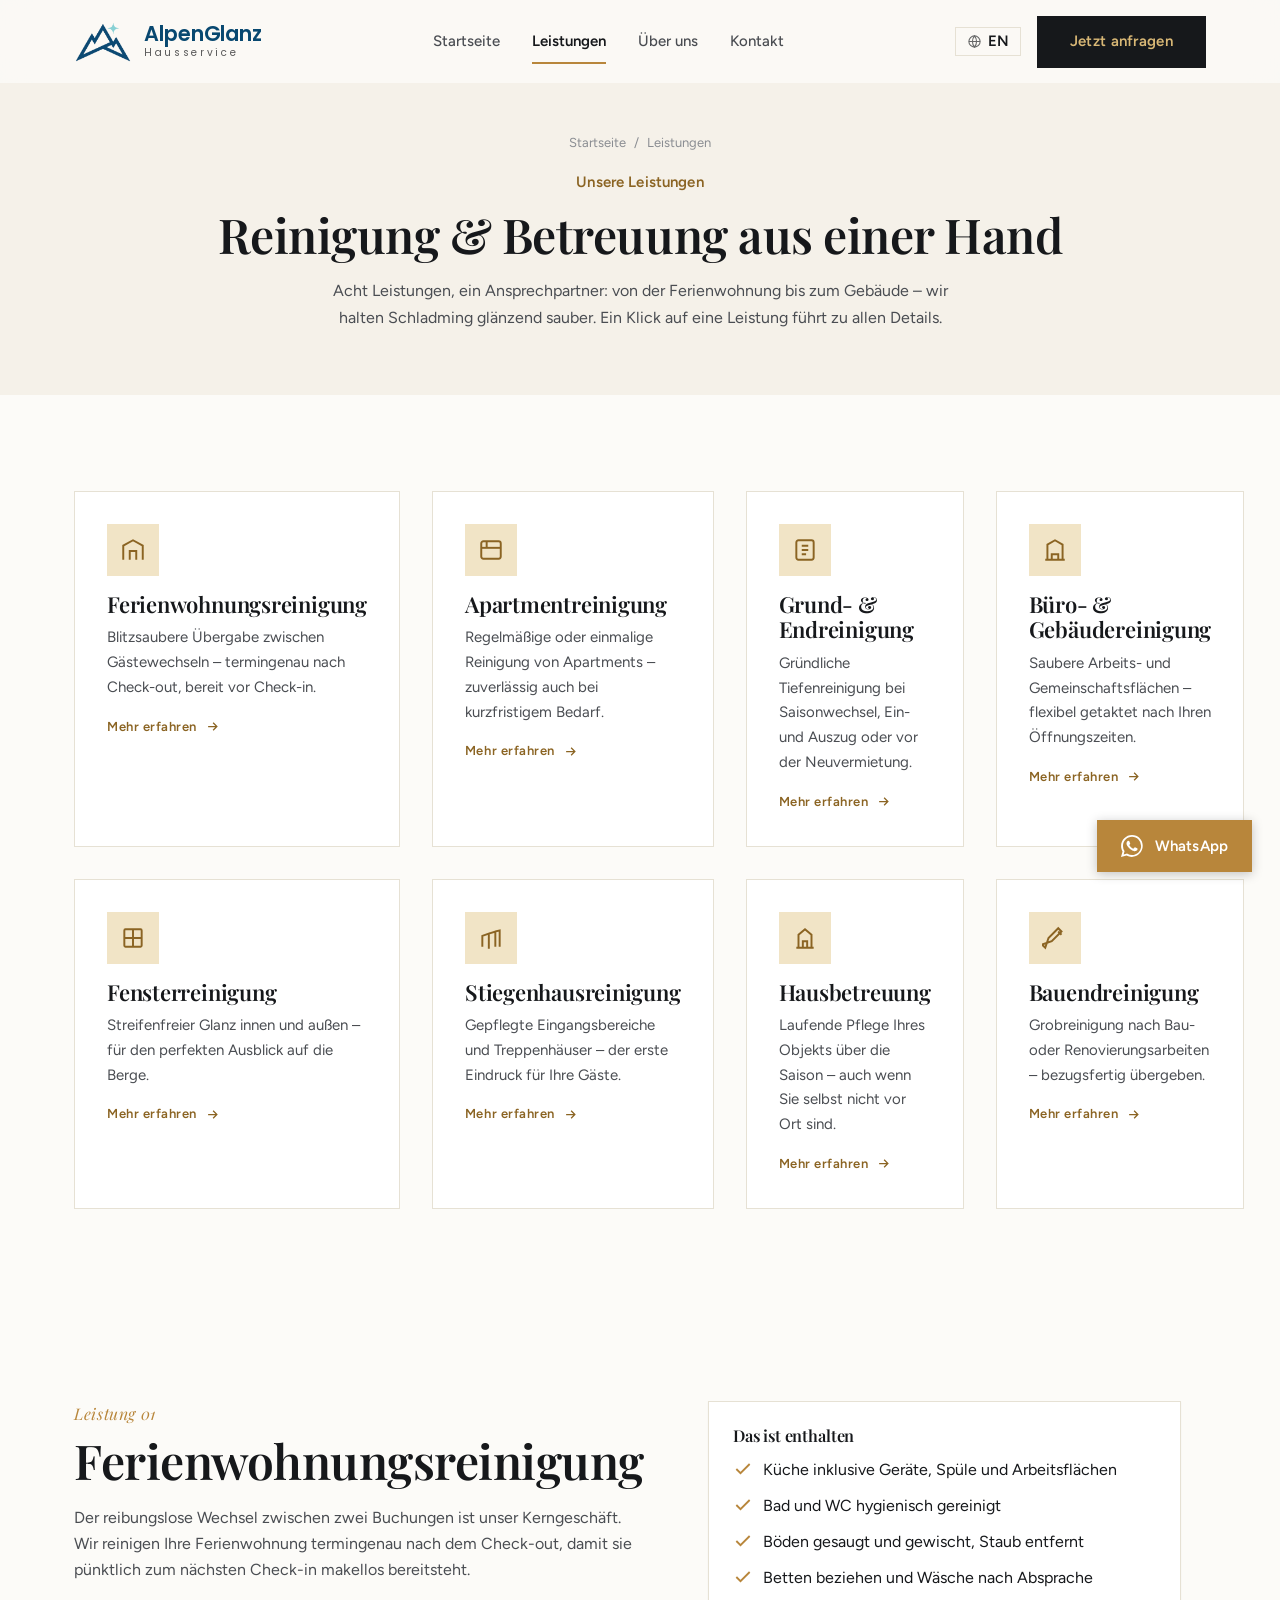
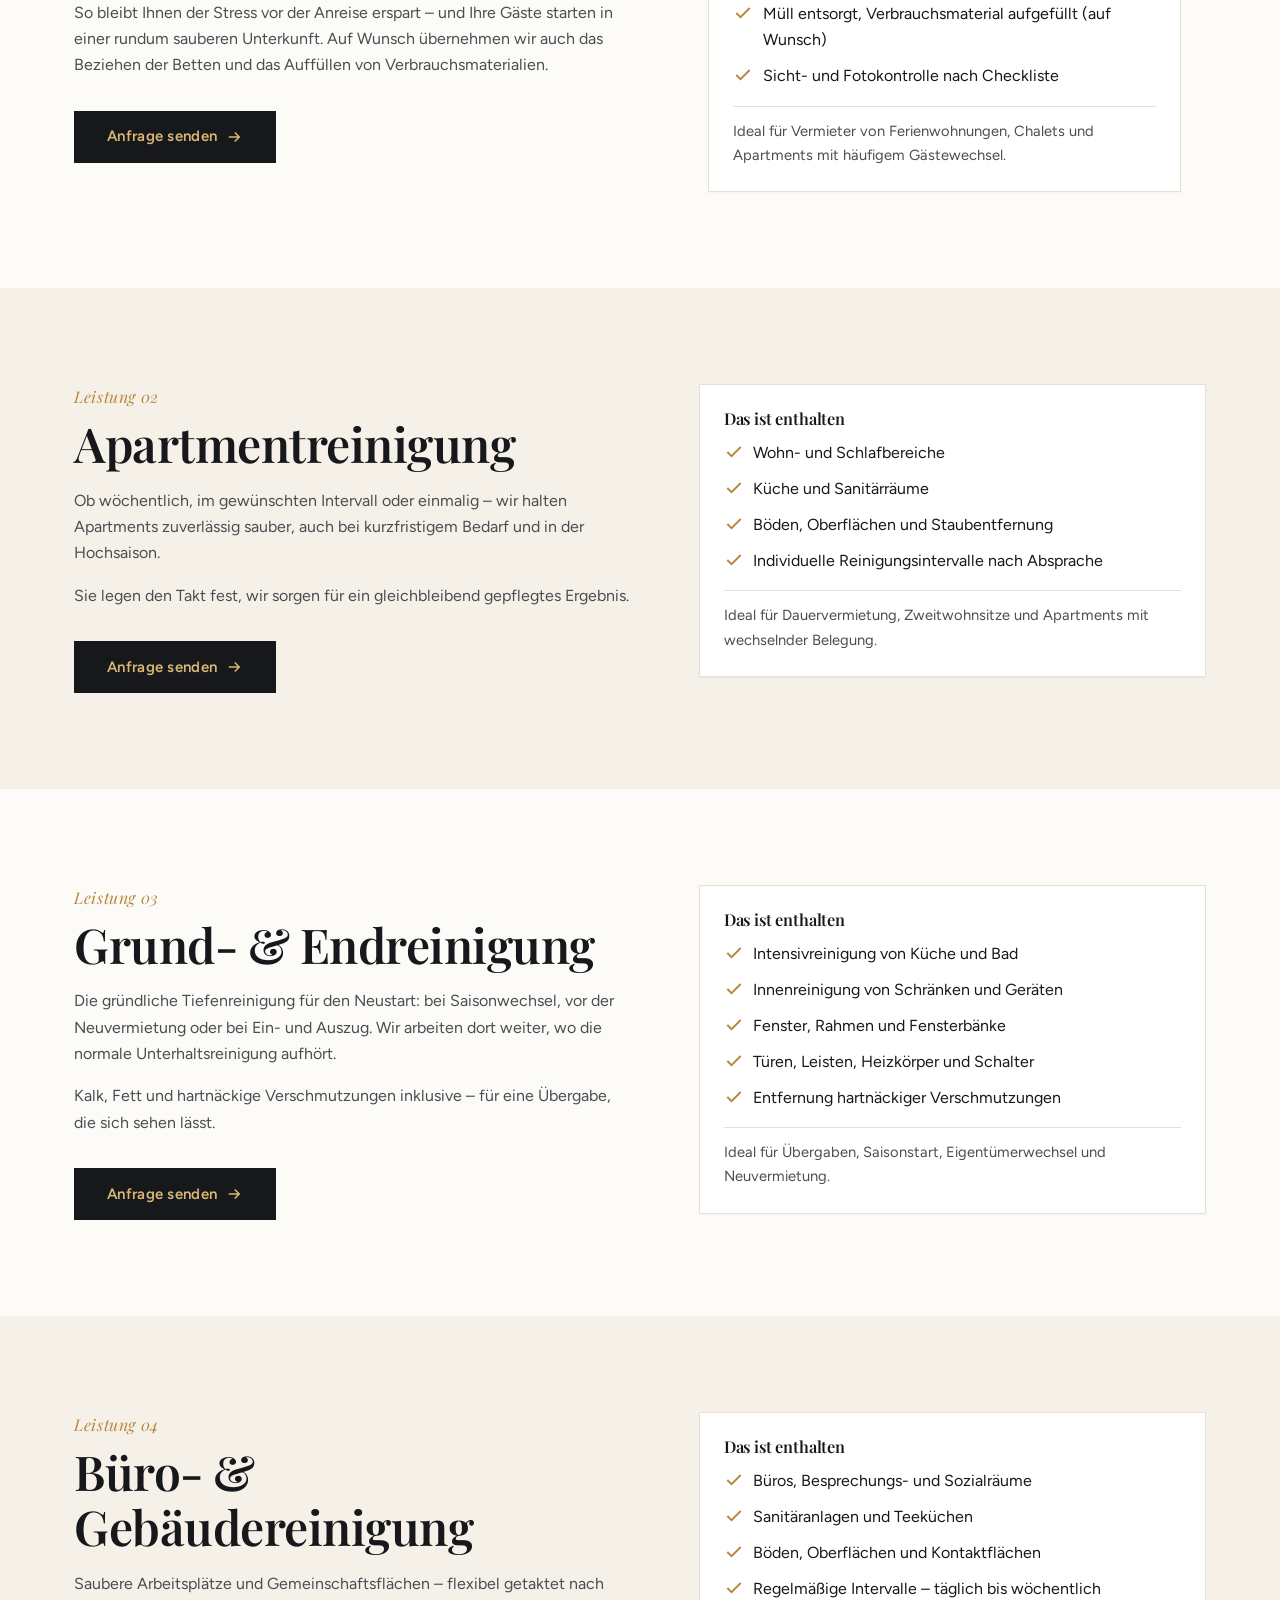
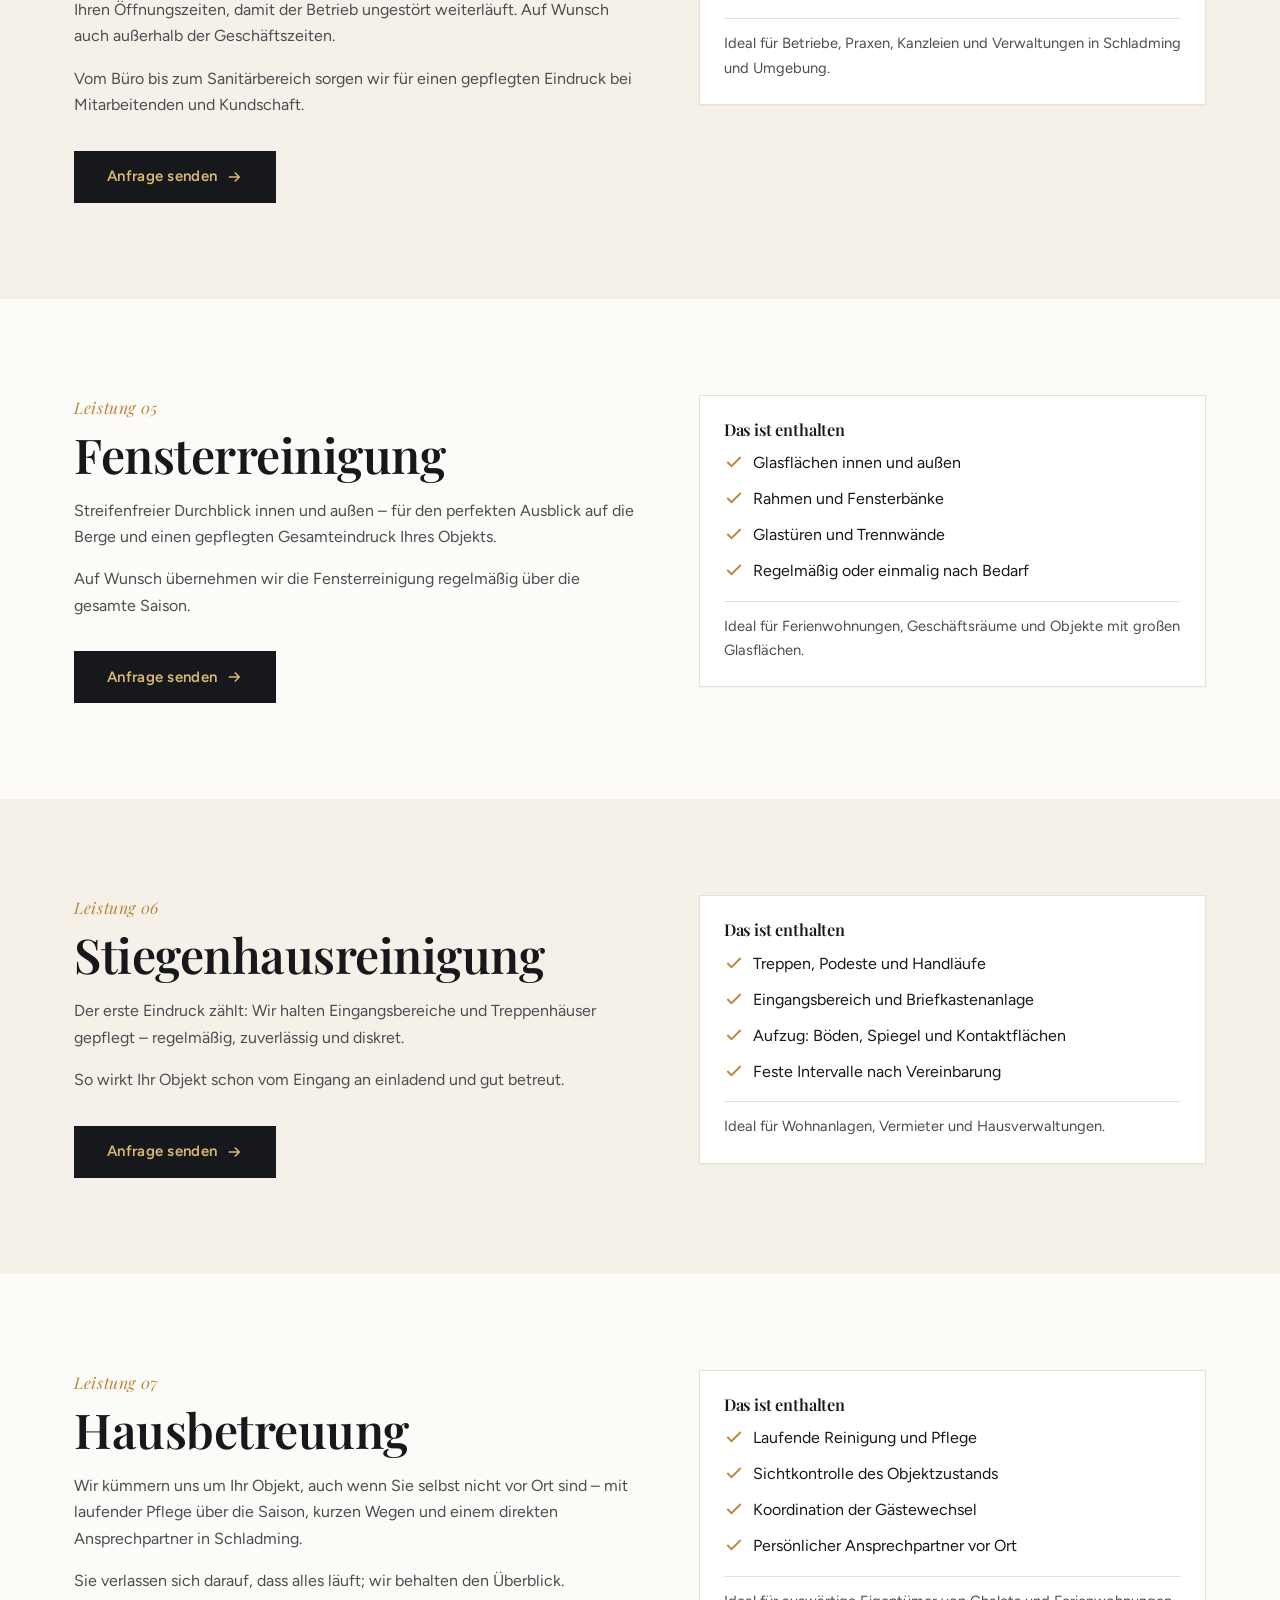
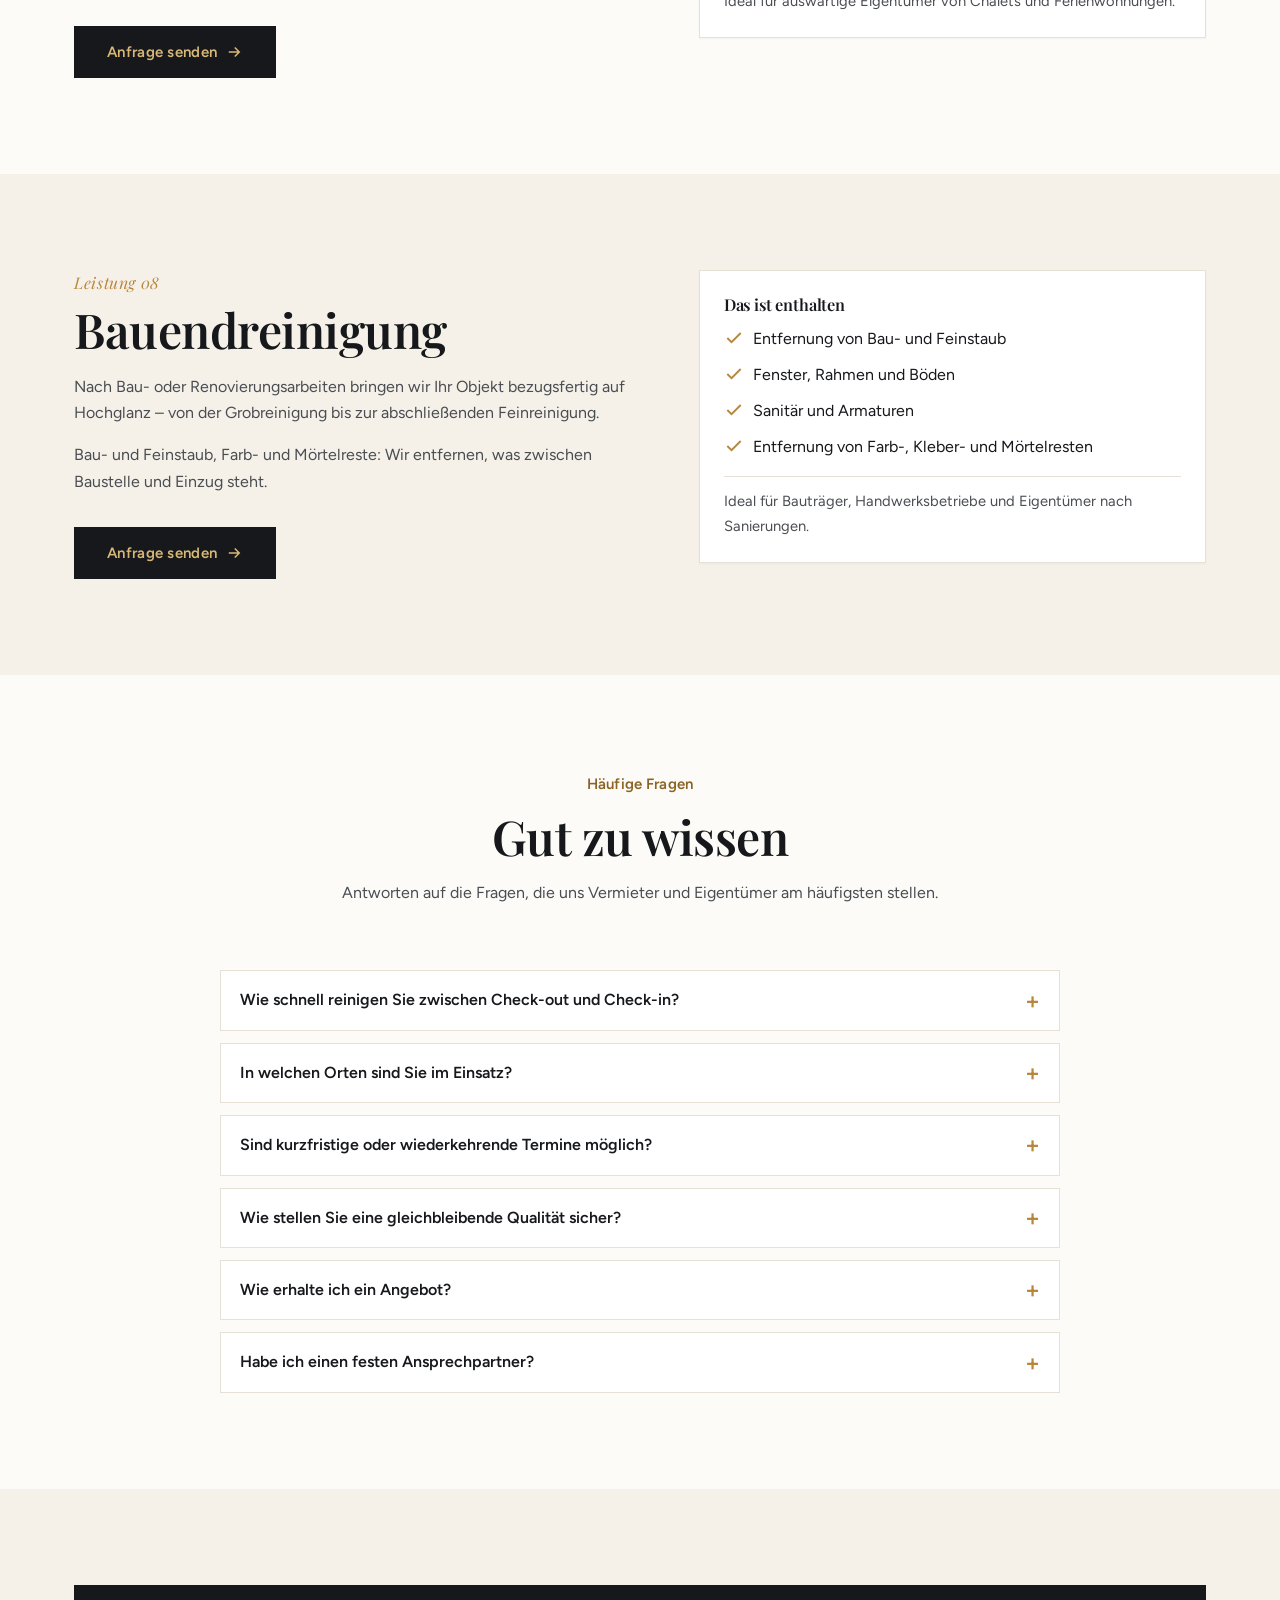
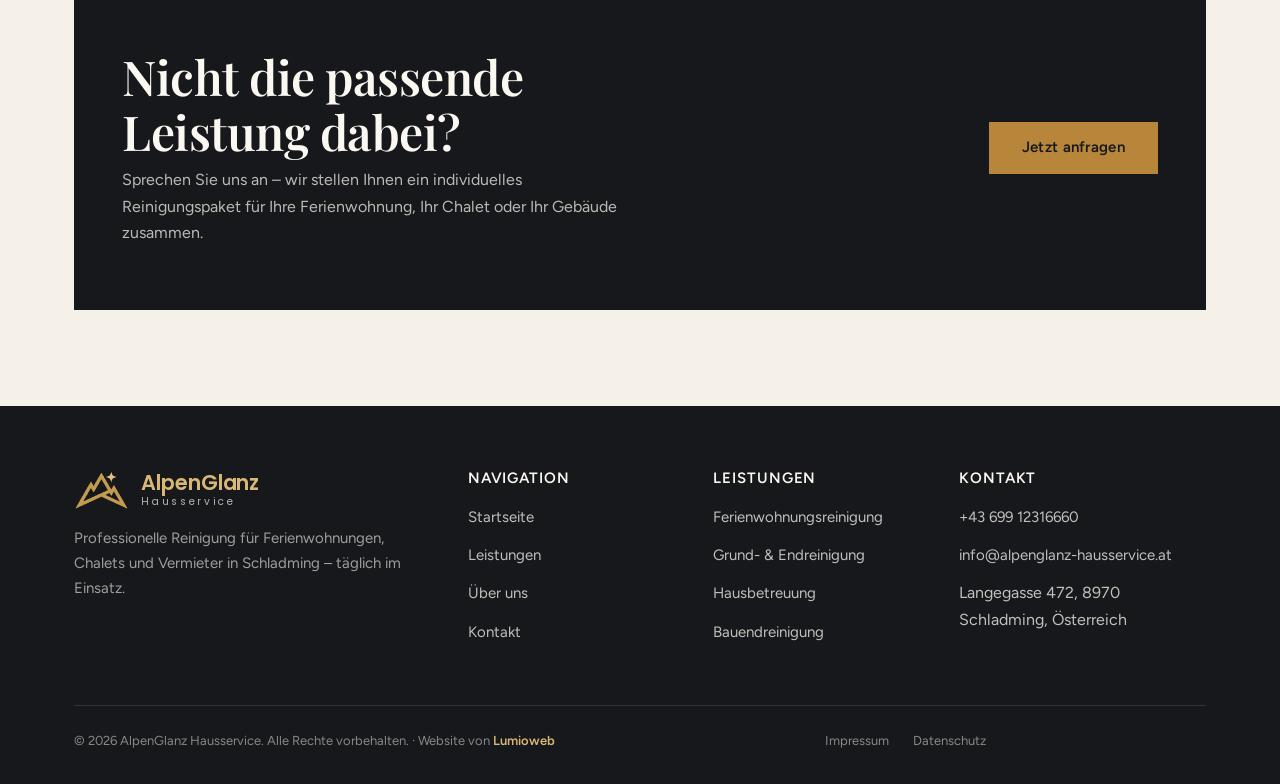
<file: leistungen.html>
<!DOCTYPE html><html lang="de"><head>
<meta charset="UTF-8">
<meta name="viewport" content="width=device-width, initial-scale=1">
<title>Leistungen — AlpenGlanz Hausservice Schladming</title>
<meta name="description" content="Ferienwohnungsreinigung, Grund- &amp; Endreinigung, Büro- &amp; Gebäudereinigung, Fensterreinigung, Stiegenhausreinigung, Hausbetreuung und Bauendreinigung in Schladming.">
<link rel="canonical" href="https://alpenglanz-hausservice.at/leistungen">
<link rel="alternate" hreflang="de-at" href="https://alpenglanz-hausservice.at/leistungen">
<link rel="alternate" hreflang="en" href="https://alpenglanz-hausservice.at/en/services">
<link rel="alternate" hreflang="x-default" href="https://alpenglanz-hausservice.at/leistungen">
<meta property="og:type" content="website">
<meta property="og:site_name" content="AlpenGlanz Hausservice">
<meta property="og:locale" content="de_AT">
<meta property="og:title" content="Leistungen — AlpenGlanz Hausservice Schladming">
<meta property="og:description" content="Von Ferienwohnungsreinigung bis Hausbetreuung: acht Leistungen, ein Ansprechpartner in Schladming.">
<meta property="og:url" content="https://alpenglanz-hausservice.at/leistungen">
<meta property="og:image" content="https://alpenglanz-hausservice.at/videos/hero-poster.jpg">
<meta property="og:image:width" content="1280">
<meta property="og:image:height" content="720">
<meta name="twitter:card" content="summary_large_image">
<meta name="twitter:title" content="Leistungen — AlpenGlanz Hausservice Schladming">
<meta name="twitter:description" content="Von Ferienwohnungsreinigung bis Hausbetreuung: acht Leistungen, ein Ansprechpartner in Schladming.">
<meta name="twitter:image" content="https://alpenglanz-hausservice.at/videos/hero-poster.jpg">
<link rel="icon" type="image/png" href="images/favicon.png">
<link rel="apple-touch-icon" href="images/apple-touch-icon.png">
<link rel="preconnect" href="https://fonts.googleapis.com">
<link rel="preconnect" href="https://fonts.gstatic.com" crossorigin="">
<link rel="stylesheet" href="https://fonts.googleapis.com/css2?family=Figtree:wght@300;400;500;600;700&amp;family=Playfair+Display:ital,wght@0,500;0,600;0,700;1,500&amp;family=Poppins:wght@400;500;600&amp;display=swap">
<link rel="stylesheet" href="css/style.css?v=25">
<style>
  /* Leistungen – Detailabschnitte & FAQ (Phase 2) */
  .svc-detail{scroll-margin-top:96px;}
  .svc-grid{display:grid;grid-template-columns:1.05fr .95fr;gap:var(--space-8,3rem);align-items:start;}
  @media(max-width:820px){.svc-grid{grid-template-columns:1fr;gap:var(--space-5,1.5rem);}}
  .svc-num{font-family:"Playfair Display",serif;font-style:italic;color:var(--color-gold,#b8892b);letter-spacing:.04em;margin:0 0 .35rem;}
  .svc-panel{background:var(--color-surface,#fff);border:1px solid var(--color-border,rgba(20,24,30,.10));border-radius:var(--radius-lg,18px);padding:var(--space-5,1.6rem);box-shadow:0 1px 2px rgba(20,24,30,.04);}
  .svc-panel h3{margin:0 0 var(--space-3,1rem);font-size:1.02rem;}
  .svc-check{list-style:none;padding:0;margin:0;display:grid;gap:.6rem;}
  .svc-check li{display:flex;gap:.6rem;align-items:flex-start;}
  .svc-check svg{flex:none;margin-top:2px;color:var(--color-gold,#b8892b);}
  .svc-ideal{margin:var(--space-4,1.2rem) 0 0;padding-top:var(--space-3,1rem);border-top:1px solid var(--color-border,rgba(20,24,30,.08));font-size:.92rem;color:var(--color-ink-soft,#5c6066);}
  .faq-list{max-width:840px;margin:var(--space-6,2rem) auto 0;display:grid;gap:.75rem;}
  .faq-item{border:1px solid var(--color-border,rgba(20,24,30,.12));border-radius:var(--radius-md,14px);background:var(--color-surface,#fff);overflow:hidden;}
  .faq-item summary{cursor:pointer;padding:1rem 1.2rem;font-weight:600;list-style:none;display:flex;justify-content:space-between;gap:1rem;align-items:center;}
  .faq-item summary::-webkit-details-marker{display:none;}
  .faq-item summary::after{content:"+";font-size:1.5rem;line-height:1;color:var(--color-gold,#b8892b);flex:none;}
  .faq-item[open] summary::after{content:"\2013";}
  .faq-item .faq-a{padding:0 1.2rem 1.1rem;color:var(--color-ink-soft,#5c6066);}
</style>
<script type="application/ld+json">
{
  "@context": "https://schema.org",
  "@graph": [
    {
      "@type": "CleaningService",
      "@id": "https://alpenglanz-hausservice.at/#business",
      "name": "AlpenGlanz Hausservice OG",
      "alternateName": "AlpenGlanz Hausservice",
      "url": "https://alpenglanz-hausservice.at/",
      "image": "https://alpenglanz-hausservice.at/videos/hero-poster.jpg",
      "logo": "https://alpenglanz-hausservice.at/images/logo-icon.png",
      "telephone": "+43 699 12316660",
      "email": "info@alpenglanz-hausservice.at",
      "vatID": "ATU83051689",
      "description": "Professionelle Reinigung in Schladming für Ferienwohnungen, Chalets, Apartments und Vermieter – zuverlässig, diskret und termingenau.",
      "address": {
        "@type": "PostalAddress",
        "streetAddress": "Langegasse 472",
        "postalCode": "8970",
        "addressLocality": "Schladming",
        "addressRegion": "Steiermark",
        "addressCountry": "AT"
      },
      "geo": {
        "@type": "GeoCoordinates",
        "latitude": 47.3389568,
        "longitude": 13.7024496
      },
      "areaServed": [
        {
          "@type": "City",
          "name": "Schladming"
        },
        {
          "@type": "City",
          "name": "Ramsau am Dachstein"
        },
        {
          "@type": "City",
          "name": "Rohrmoos"
        },
        {
          "@type": "City",
          "name": "Haus im Ennstal"
        },
        {
          "@type": "City",
          "name": "Gröbming"
        },
        {
          "@type": "City",
          "name": "Pichl"
        }
      ],
      "knowsLanguage": [
        "de-AT"
      ],
      "hasOfferCatalog": {
        "@type": "OfferCatalog",
        "name": "Reinigungsleistungen",
        "itemListElement": [
          {
            "@type": "Offer",
            "itemOffered": {
              "@type": "Service",
              "name": "Ferienwohnungsreinigung",
              "description": "Blitzsaubere Übergabe zwischen Gästewechseln – termingenau nach Check-out, bereit vor Check-in."
            }
          },
          {
            "@type": "Offer",
            "itemOffered": {
              "@type": "Service",
              "name": "Apartmentreinigung",
              "description": "Regelmäßige oder einmalige Reinigung von Apartments – zuverlässig auch bei kurzfristigem Bedarf."
            }
          },
          {
            "@type": "Offer",
            "itemOffered": {
              "@type": "Service",
              "name": "Grund- & Endreinigung",
              "description": "Gründliche Tiefenreinigung bei Saisonwechsel, Ein- und Auszug oder vor der Neuvermietung."
            }
          },
          {
            "@type": "Offer",
            "itemOffered": {
              "@type": "Service",
              "name": "Büro- & Gebäudereinigung",
              "description": "Saubere Arbeits- und Gemeinschaftsflächen – flexibel getaktet nach Ihren Öffnungszeiten."
            }
          },
          {
            "@type": "Offer",
            "itemOffered": {
              "@type": "Service",
              "name": "Fensterreinigung",
              "description": "Streifenfreier Glanz innen und außen – für den perfekten Ausblick auf die Berge."
            }
          },
          {
            "@type": "Offer",
            "itemOffered": {
              "@type": "Service",
              "name": "Stiegenhausreinigung",
              "description": "Gepflegte Eingangsbereiche und Treppenhäuser – der erste Eindruck für Ihre Gäste."
            }
          },
          {
            "@type": "Offer",
            "itemOffered": {
              "@type": "Service",
              "name": "Hausbetreuung",
              "description": "Laufende Pflege Ihres Objekts über die Saison – auch wenn Sie selbst nicht vor Ort sind."
            }
          },
          {
            "@type": "Offer",
            "itemOffered": {
              "@type": "Service",
              "name": "Bauendreinigung",
              "description": "Grobreinigung nach Bau- oder Renovierungsarbeiten – bezugsfertig übergeben."
            }
          }
        ]
      },
      "hasMap": "https://www.google.com/maps?cid=9509701394865130927",
      "sameAs": [
        "https://www.google.com/maps?cid=9509701394865130927"
      ]
    },
    {
      "@type": "BreadcrumbList",
      "itemListElement": [
        {
          "@type": "ListItem",
          "position": 1,
          "name": "Startseite",
          "item": "https://alpenglanz-hausservice.at/"
        },
        {
          "@type": "ListItem",
          "position": 2,
          "name": "Leistungen",
          "item": "https://alpenglanz-hausservice.at/leistungen"
        }
      ]
    },
    {
      "@type": "FAQPage",
      "mainEntity": [
        {
          "@type": "Question",
          "name": "Wie schnell reinigen Sie zwischen Check-out und Check-in?",
          "acceptedAnswer": {
            "@type": "Answer",
            "text": "Wir planen den Wechsel termingenau ein und reinigen im Zeitfenster zwischen Abreise und Anreise Ihrer Gäste. Sagen Sie uns Ihre Übergabezeiten – wir richten uns danach."
          }
        },
        {
          "@type": "Question",
          "name": "In welchen Orten sind Sie im Einsatz?",
          "acceptedAnswer": {
            "@type": "Answer",
            "text": "In Schladming und Umgebung – unter anderem Ramsau am Dachstein, Rohrmoos, Haus im Ennstal, Gröbming und Pichl. Fragen Sie einfach für Ihren Ort an."
          }
        },
        {
          "@type": "Question",
          "name": "Sind kurzfristige oder wiederkehrende Termine möglich?",
          "acceptedAnswer": {
            "@type": "Answer",
            "text": "Ja. Wir übernehmen einmalige Aufträge ebenso wie die laufende Betreuung über die Saison und passen uns Ihrem Kalender an."
          }
        },
        {
          "@type": "Question",
          "name": "Wie stellen Sie eine gleichbleibende Qualität sicher?",
          "acceptedAnswer": {
            "@type": "Answer",
            "text": "Wir arbeiten nach festen Checklisten und dokumentieren die Übergabe auf Wunsch per Foto – für ein verlässliches Ergebnis bei jedem Einsatz."
          }
        },
        {
          "@type": "Question",
          "name": "Wie erhalte ich ein Angebot?",
          "acceptedAnswer": {
            "@type": "Answer",
            "text": "Beschreiben Sie uns kurz Objekt, Größe und gewünschte Leistung – über das Kontaktformular, per E-Mail oder WhatsApp. Wir melden uns rasch mit einem passenden Angebot."
          }
        },
        {
          "@type": "Question",
          "name": "Habe ich einen festen Ansprechpartner?",
          "acceptedAnswer": {
            "@type": "Answer",
            "text": "Ja. Als Schladminger Betrieb stehen Ihnen die Inhaber persönlich zur Seite – ohne Callcenter, ohne Umwege."
          }
        }
      ]
    }
  ]
}
</script>
</head>
<body>
<a class="skip-link" href="#main">Zum Inhalt springen</a>

<header class="site-header">
  <div class="nav-inner">
    <a href="index.html" class="brand">
      <img src="images/logo-icon.png" alt="" class="brand-mark" width="398" height="288">
      <span class="brand-text"><span class="brand-name">AlpenGlanz</span><small>Hausservice</small></span>
    </a>
    <nav class="nav-links" id="nav-links">
      <a href="index.html" data-nav="index.html">Startseite</a>
      <a href="leistungen.html" data-nav="leistungen.html">Leistungen</a>
      <a href="ueber-uns.html" data-nav="ueber-uns.html">Über uns</a>
      <a href="kontakt.html" data-nav="kontakt.html">Kontakt</a>
      <a href="kontakt.html" class="btn btn-primary nav-mobile-cta">Jetzt anfragen</a>
    </nav>
    <div class="nav-cta">
      <a href="en/services.html" class="lang-switch" hreflang="en" aria-label="Zur englischen Version wechseln"><svg viewBox="0 0 24 24" width="15" height="15" fill="none" stroke="currentColor" stroke-width="1.7" aria-hidden="true"><circle cx="12" cy="12" r="9"></circle><path d="M3 12h18"></path><path d="M12 3a14 14 0 0 1 0 18 14 14 0 0 1 0-18z"></path></svg>EN</a>
      <a href="kontakt.html" class="btn btn-primary desktop-only">Jetzt anfragen</a>
      <button class="nav-toggle" id="nav-toggle" aria-label="Menü öffnen" aria-expanded="false" aria-controls="nav-links">
        <span></span>
      </button>
    </div>
  </div>
</header>

<main id="main">

  <section class="page-hero">
    <div class="container">
      <div class="breadcrumb" data-reveal=""><a href="index.html">Startseite</a><span>/</span><span data-cms="leistungen-1">Leistungen</span></div>
      <p class="eyebrow" data-reveal="" data-cms="leistungen-2">Unsere Leistungen</p>
      <h1 data-reveal="" data-cms="leistungen-3">Reinigung &amp; Betreuung aus einer Hand</h1>
      <p class="mx-auto" data-reveal="" style="transition-delay:80ms;" data-cms="leistungen-4">Acht Leistungen, ein Ansprechpartner: von der Ferienwohnung bis zum Gebäude – wir halten Schladming glänzend sauber. Ein Klick auf eine Leistung führt zu allen Details.</p>
    </div>
  </section>

  <section class="section">
    <div class="container">
      <div class="grid grid-4" data-reveal-group="">

        <article class="card" data-reveal="">
          <div class="card-icon">
            <svg viewBox="0 0 24 24" fill="none" stroke="currentColor" stroke-width="1.8"><path d="M3 21V8l9-5 9 5v13"></path><path d="M9 21v-8h6v8"></path></svg>
          </div>
          <h3 data-cms="leistungen-5">Ferienwohnungsreinigung</h3>
          <p data-cms="leistungen-6">Blitzsaubere Übergabe zwischen Gästewechseln – termingenau nach Check-out, bereit vor Check-in.</p>
          <a href="#ferienwohnungsreinigung" class="card-link">Mehr erfahren <svg viewBox="0 0 24 24" fill="none" stroke="currentColor" stroke-width="2"><path d="M5 12h14M13 6l6 6-6 6"></path></svg></a>
        </article>

        <article class="card" data-reveal="">
          <div class="card-icon">
            <svg viewBox="0 0 24 24" fill="none" stroke="currentColor" stroke-width="1.8"><rect x="3" y="4" width="18" height="16" rx="2"></rect><path d="M3 10h18"></path><path d="M8 4v6"></path></svg>
          </div>
          <h3 data-cms="leistungen-7">Apartmentreinigung</h3>
          <p data-cms="leistungen-8">Regelmäßige oder einmalige Reinigung von Apartments – zuverlässig auch bei kurzfristigem Bedarf.</p>
          <a href="#apartmentreinigung" class="card-link">Mehr erfahren <svg viewBox="0 0 24 24" fill="none" stroke="currentColor" stroke-width="2"><path d="M5 12h14M13 6l6 6-6 6"></path></svg></a>
        </article>

        <article class="card" data-reveal="">
          <div class="card-icon">
            <svg viewBox="0 0 24 24" fill="none" stroke="currentColor" stroke-width="1.8"><rect x="4" y="3" width="16" height="18" rx="2"></rect><path d="M9 8h6M9 12h6M9 16h4"></path></svg>
          </div>
          <h3 data-cms="leistungen-9">Grund- &amp; Endreinigung</h3>
          <p data-cms="leistungen-10">Gründliche Tiefenreinigung bei Saisonwechsel, Ein- und Auszug oder vor der Neuvermietung.</p>
          <a href="#grund-endreinigung" class="card-link">Mehr erfahren <svg viewBox="0 0 24 24" fill="none" stroke="currentColor" stroke-width="2"><path d="M5 12h14M13 6l6 6-6 6"></path></svg></a>
        </article>

        <article class="card" data-reveal="">
          <div class="card-icon">
            <svg viewBox="0 0 24 24" fill="none" stroke="currentColor" stroke-width="1.8"><path d="M3 21h18M5 21V7l7-4 7 4v14"></path><path d="M9 21v-5h6v5"></path><path d="M9 11h.01M15 11h.01M9 15h.01M15 15h.01"></path></svg>
          </div>
          <h3 data-cms="leistungen-11">Büro- &amp; Gebäudereinigung</h3>
          <p data-cms="leistungen-12">Saubere Arbeits- und Gemeinschaftsflächen – flexibel getaktet nach Ihren Öffnungszeiten.</p>
          <a href="#buero-gebaeudereinigung" class="card-link">Mehr erfahren <svg viewBox="0 0 24 24" fill="none" stroke="currentColor" stroke-width="2"><path d="M5 12h14M13 6l6 6-6 6"></path></svg></a>
        </article>

        <article class="card" data-reveal="">
          <div class="card-icon">
            <svg viewBox="0 0 24 24" fill="none" stroke="currentColor" stroke-width="1.8"><rect x="4" y="4" width="16" height="16" rx="1"></rect><path d="M12 4v16M4 12h16"></path></svg>
          </div>
          <h3 data-cms="leistungen-13">Fensterreinigung</h3>
          <p data-cms="leistungen-14">Streifenfreier Glanz innen und außen – für den perfekten Ausblick auf die Berge.</p>
          <a href="#fensterreinigung" class="card-link">Mehr erfahren <svg viewBox="0 0 24 24" fill="none" stroke="currentColor" stroke-width="2"><path d="M5 12h14M13 6l6 6-6 6"></path></svg></a>
        </article>

        <article class="card" data-reveal="">
          <div class="card-icon">
            <svg viewBox="0 0 24 24" fill="none" stroke="currentColor" stroke-width="1.8"><path d="M4 20V10l6-2v14M10 8l6-2v14M16 6l4-1v15"></path></svg>
          </div>
          <h3 data-cms="leistungen-15">Stiegenhausreinigung</h3>
          <p data-cms="leistungen-16">Gepflegte Eingangsbereiche und Treppenhäuser – der erste Eindruck für Ihre Gäste.</p>
          <a href="#stiegenhausreinigung" class="card-link">Mehr erfahren <svg viewBox="0 0 24 24" fill="none" stroke="currentColor" stroke-width="2"><path d="M5 12h14M13 6l6 6-6 6"></path></svg></a>
        </article>

        <article class="card" data-reveal="">
          <div class="card-icon">
            <svg viewBox="0 0 24 24" fill="none" stroke="currentColor" stroke-width="1.8"><path d="M4 21h16M6 21V9l6-5 6 5v12M10 21v-6h4v6"></path></svg>
          </div>
          <h3 data-cms="leistungen-17">Hausbetreuung</h3>
          <p data-cms="leistungen-18">Laufende Pflege Ihres Objekts über die Saison – auch wenn Sie selbst nicht vor Ort sind.</p>
          <a href="#hausbetreuung" class="card-link">Mehr erfahren <svg viewBox="0 0 24 24" fill="none" stroke="currentColor" stroke-width="2"><path d="M5 12h14M13 6l6 6-6 6"></path></svg></a>
        </article>

        <article class="card" data-reveal="">
          <div class="card-icon">
            <svg viewBox="0 0 24 24" fill="none" stroke="currentColor" stroke-width="1.8"><path d="M3 21l3-9 9-9 3 3-9 9-9 3z"></path><path d="M15 6l3 3"></path></svg>
          </div>
          <h3 data-cms="leistungen-19">Bauendreinigung</h3>
          <p data-cms="leistungen-20">Grobreinigung nach Bau- oder Renovierungsarbeiten – bezugsfertig übergeben.</p>
          <a href="#bauendreinigung" class="card-link">Mehr erfahren <svg viewBox="0 0 24 24" fill="none" stroke="currentColor" stroke-width="2"><path d="M5 12h14M13 6l6 6-6 6"></path></svg></a>
        </article>

      </div>
    </div>
  </section>

  <section class="section svc-detail" id="ferienwohnungsreinigung">
    <div class="container">
      <div class="svc-grid">
        <div data-reveal="">
          <p class="svc-num" data-cms="leistungen-21">Leistung 01</p>
          <h2 data-cms="leistungen-22">Ferienwohnungsreinigung</h2>
          <p data-cms="leistungen-23">Der reibungslose Wechsel zwischen zwei Buchungen ist unser Kerngeschäft. Wir reinigen Ihre Ferienwohnung termingenau nach dem Check-out, damit sie pünktlich zum nächsten Check-in makellos bereitsteht.</p>
          <p data-cms="leistungen-24">So bleibt Ihnen der Stress vor der Anreise erspart – und Ihre Gäste starten in einer rundum sauberen Unterkunft. Auf Wunsch übernehmen wir auch das Beziehen der Betten und das Auffüllen von Verbrauchsmaterialien.</p>
          <a href="kontakt.html" class="btn btn-primary" style="margin-top:var(--space-4);">Anfrage senden <svg viewBox="0 0 24 24" fill="none" stroke="currentColor" stroke-width="2"><path d="M5 12h14M13 6l6 6-6 6"></path></svg></a>
        </div>
        <div class="svc-panel" data-reveal="" style="transition-delay:100ms;">
          <h3 data-cms="leistungen-25">Das ist enthalten</h3>
          <ul class="svc-check">
            <li><svg width="20" height="20" viewBox="0 0 24 24" fill="none" stroke="currentColor" stroke-width="2.2" aria-hidden="true"><path d="M20 6L9 17l-5-5"></path></svg><span data-cms="leistungen-26">Küche inklusive Geräte, Spüle und Arbeitsflächen</span></li>
            <li><svg width="20" height="20" viewBox="0 0 24 24" fill="none" stroke="currentColor" stroke-width="2.2" aria-hidden="true"><path d="M20 6L9 17l-5-5"></path></svg><span data-cms="leistungen-27">Bad und WC hygienisch gereinigt</span></li>
            <li><svg width="20" height="20" viewBox="0 0 24 24" fill="none" stroke="currentColor" stroke-width="2.2" aria-hidden="true"><path d="M20 6L9 17l-5-5"></path></svg><span data-cms="leistungen-28">Böden gesaugt und gewischt, Staub entfernt</span></li>
            <li><svg width="20" height="20" viewBox="0 0 24 24" fill="none" stroke="currentColor" stroke-width="2.2" aria-hidden="true"><path d="M20 6L9 17l-5-5"></path></svg><span data-cms="leistungen-29">Betten beziehen und Wäsche nach Absprache</span></li>
            <li><svg width="20" height="20" viewBox="0 0 24 24" fill="none" stroke="currentColor" stroke-width="2.2" aria-hidden="true"><path d="M20 6L9 17l-5-5"></path></svg><span data-cms="leistungen-30">Müll entsorgt, Verbrauchsmaterial aufgefüllt (auf Wunsch)</span></li>
            <li><svg width="20" height="20" viewBox="0 0 24 24" fill="none" stroke="currentColor" stroke-width="2.2" aria-hidden="true"><path d="M20 6L9 17l-5-5"></path></svg><span data-cms="leistungen-31">Sicht- und Fotokontrolle nach Checkliste</span></li>
          </ul>
          <p class="svc-ideal" data-cms="leistungen-32">Ideal für Vermieter von Ferienwohnungen, Chalets und Apartments mit häufigem Gästewechsel.</p>
        </div>
      </div>
    </div>
  </section>

  <section class="section section-alt svc-detail" id="apartmentreinigung">
    <div class="container">
      <div class="svc-grid">
        <div data-reveal="">
          <p class="svc-num" data-cms="leistungen-33">Leistung 02</p>
          <h2 data-cms="leistungen-34">Apartmentreinigung</h2>
          <p data-cms="leistungen-35">Ob wöchentlich, im gewünschten Intervall oder einmalig – wir halten Apartments zuverlässig sauber, auch bei kurzfristigem Bedarf und in der Hochsaison.</p>
          <p data-cms="leistungen-36">Sie legen den Takt fest, wir sorgen für ein gleichbleibend gepflegtes Ergebnis.</p>
          <a href="kontakt.html" class="btn btn-primary" style="margin-top:var(--space-4);">Anfrage senden <svg viewBox="0 0 24 24" fill="none" stroke="currentColor" stroke-width="2"><path d="M5 12h14M13 6l6 6-6 6"></path></svg></a>
        </div>
        <div class="svc-panel" data-reveal="" style="transition-delay:100ms;">
          <h3 data-cms="leistungen-37">Das ist enthalten</h3>
          <ul class="svc-check">
            <li><svg width="20" height="20" viewBox="0 0 24 24" fill="none" stroke="currentColor" stroke-width="2.2" aria-hidden="true"><path d="M20 6L9 17l-5-5"></path></svg><span data-cms="leistungen-38">Wohn- und Schlafbereiche</span></li>
            <li><svg width="20" height="20" viewBox="0 0 24 24" fill="none" stroke="currentColor" stroke-width="2.2" aria-hidden="true"><path d="M20 6L9 17l-5-5"></path></svg><span data-cms="leistungen-39">Küche und Sanitärräume</span></li>
            <li><svg width="20" height="20" viewBox="0 0 24 24" fill="none" stroke="currentColor" stroke-width="2.2" aria-hidden="true"><path d="M20 6L9 17l-5-5"></path></svg><span data-cms="leistungen-40">Böden, Oberflächen und Staubentfernung</span></li>
            <li><svg width="20" height="20" viewBox="0 0 24 24" fill="none" stroke="currentColor" stroke-width="2.2" aria-hidden="true"><path d="M20 6L9 17l-5-5"></path></svg><span data-cms="leistungen-41">Individuelle Reinigungsintervalle nach Absprache</span></li>
          </ul>
          <p class="svc-ideal" data-cms="leistungen-42">Ideal für Dauervermietung, Zweitwohnsitze und Apartments mit wechselnder Belegung.</p>
        </div>
      </div>
    </div>
  </section>

  <section class="section svc-detail" id="grund-endreinigung">
    <div class="container">
      <div class="svc-grid">
        <div data-reveal="">
          <p class="svc-num" data-cms="leistungen-43">Leistung 03</p>
          <h2 data-cms="leistungen-44">Grund- &amp; Endreinigung</h2>
          <p data-cms="leistungen-45">Die gründliche Tiefenreinigung für den Neustart: bei Saisonwechsel, vor der Neuvermietung oder bei Ein- und Auszug. Wir arbeiten dort weiter, wo die normale Unterhaltsreinigung aufhört.</p>
          <p data-cms="leistungen-46">Kalk, Fett und hartnäckige Verschmutzungen inklusive – für eine Übergabe, die sich sehen lässt.</p>
          <a href="kontakt.html" class="btn btn-primary" style="margin-top:var(--space-4);">Anfrage senden <svg viewBox="0 0 24 24" fill="none" stroke="currentColor" stroke-width="2"><path d="M5 12h14M13 6l6 6-6 6"></path></svg></a>
        </div>
        <div class="svc-panel" data-reveal="" style="transition-delay:100ms;">
          <h3 data-cms="leistungen-47">Das ist enthalten</h3>
          <ul class="svc-check">
            <li><svg width="20" height="20" viewBox="0 0 24 24" fill="none" stroke="currentColor" stroke-width="2.2" aria-hidden="true"><path d="M20 6L9 17l-5-5"></path></svg><span data-cms="leistungen-48">Intensivreinigung von Küche und Bad</span></li>
            <li><svg width="20" height="20" viewBox="0 0 24 24" fill="none" stroke="currentColor" stroke-width="2.2" aria-hidden="true"><path d="M20 6L9 17l-5-5"></path></svg><span data-cms="leistungen-49">Innenreinigung von Schränken und Geräten</span></li>
            <li><svg width="20" height="20" viewBox="0 0 24 24" fill="none" stroke="currentColor" stroke-width="2.2" aria-hidden="true"><path d="M20 6L9 17l-5-5"></path></svg><span data-cms="leistungen-50">Fenster, Rahmen und Fensterbänke</span></li>
            <li><svg width="20" height="20" viewBox="0 0 24 24" fill="none" stroke="currentColor" stroke-width="2.2" aria-hidden="true"><path d="M20 6L9 17l-5-5"></path></svg><span data-cms="leistungen-51">Türen, Leisten, Heizkörper und Schalter</span></li>
            <li><svg width="20" height="20" viewBox="0 0 24 24" fill="none" stroke="currentColor" stroke-width="2.2" aria-hidden="true"><path d="M20 6L9 17l-5-5"></path></svg><span data-cms="leistungen-52">Entfernung hartnäckiger Verschmutzungen</span></li>
          </ul>
          <p class="svc-ideal" data-cms="leistungen-53">Ideal für Übergaben, Saisonstart, Eigentümerwechsel und Neuvermietung.</p>
        </div>
      </div>
    </div>
  </section>

  <section class="section section-alt svc-detail" id="buero-gebaeudereinigung">
    <div class="container">
      <div class="svc-grid">
        <div data-reveal="">
          <p class="svc-num" data-cms="leistungen-54">Leistung 04</p>
          <h2 data-cms="leistungen-55">Büro- &amp; Gebäudereinigung</h2>
          <p data-cms="leistungen-56">Saubere Arbeitsplätze und Gemeinschaftsflächen – flexibel getaktet nach Ihren Öffnungszeiten, damit der Betrieb ungestört weiterläuft. Auf Wunsch auch außerhalb der Geschäftszeiten.</p>
          <p data-cms="leistungen-57">Vom Büro bis zum Sanitärbereich sorgen wir für einen gepflegten Eindruck bei Mitarbeitenden und Kundschaft.</p>
          <a href="kontakt.html" class="btn btn-primary" style="margin-top:var(--space-4);">Anfrage senden <svg viewBox="0 0 24 24" fill="none" stroke="currentColor" stroke-width="2"><path d="M5 12h14M13 6l6 6-6 6"></path></svg></a>
        </div>
        <div class="svc-panel" data-reveal="" style="transition-delay:100ms;">
          <h3 data-cms="leistungen-58">Das ist enthalten</h3>
          <ul class="svc-check">
            <li><svg width="20" height="20" viewBox="0 0 24 24" fill="none" stroke="currentColor" stroke-width="2.2" aria-hidden="true"><path d="M20 6L9 17l-5-5"></path></svg><span data-cms="leistungen-59">Büros, Besprechungs- und Sozialräume</span></li>
            <li><svg width="20" height="20" viewBox="0 0 24 24" fill="none" stroke="currentColor" stroke-width="2.2" aria-hidden="true"><path d="M20 6L9 17l-5-5"></path></svg><span data-cms="leistungen-60">Sanitäranlagen und Teeküchen</span></li>
            <li><svg width="20" height="20" viewBox="0 0 24 24" fill="none" stroke="currentColor" stroke-width="2.2" aria-hidden="true"><path d="M20 6L9 17l-5-5"></path></svg><span data-cms="leistungen-61">Böden, Oberflächen und Kontaktflächen</span></li>
            <li><svg width="20" height="20" viewBox="0 0 24 24" fill="none" stroke="currentColor" stroke-width="2.2" aria-hidden="true"><path d="M20 6L9 17l-5-5"></path></svg><span data-cms="leistungen-62">Regelmäßige Intervalle – täglich bis wöchentlich</span></li>
          </ul>
          <p class="svc-ideal" data-cms="leistungen-63">Ideal für Betriebe, Praxen, Kanzleien und Verwaltungen in Schladming und Umgebung.</p>
        </div>
      </div>
    </div>
  </section>

  <section class="section svc-detail" id="fensterreinigung">
    <div class="container">
      <div class="svc-grid">
        <div data-reveal="">
          <p class="svc-num" data-cms="leistungen-64">Leistung 05</p>
          <h2 data-cms="leistungen-65">Fensterreinigung</h2>
          <p data-cms="leistungen-66">Streifenfreier Durchblick innen und außen – für den perfekten Ausblick auf die Berge und einen gepflegten Gesamteindruck Ihres Objekts.</p>
          <p data-cms="leistungen-67">Auf Wunsch übernehmen wir die Fensterreinigung regelmäßig über die gesamte Saison.</p>
          <a href="kontakt.html" class="btn btn-primary" style="margin-top:var(--space-4);">Anfrage senden <svg viewBox="0 0 24 24" fill="none" stroke="currentColor" stroke-width="2"><path d="M5 12h14M13 6l6 6-6 6"></path></svg></a>
        </div>
        <div class="svc-panel" data-reveal="" style="transition-delay:100ms;">
          <h3 data-cms="leistungen-68">Das ist enthalten</h3>
          <ul class="svc-check">
            <li><svg width="20" height="20" viewBox="0 0 24 24" fill="none" stroke="currentColor" stroke-width="2.2" aria-hidden="true"><path d="M20 6L9 17l-5-5"></path></svg><span data-cms="leistungen-69">Glasflächen innen und außen</span></li>
            <li><svg width="20" height="20" viewBox="0 0 24 24" fill="none" stroke="currentColor" stroke-width="2.2" aria-hidden="true"><path d="M20 6L9 17l-5-5"></path></svg><span data-cms="leistungen-70">Rahmen und Fensterbänke</span></li>
            <li><svg width="20" height="20" viewBox="0 0 24 24" fill="none" stroke="currentColor" stroke-width="2.2" aria-hidden="true"><path d="M20 6L9 17l-5-5"></path></svg><span data-cms="leistungen-71">Glastüren und Trennwände</span></li>
            <li><svg width="20" height="20" viewBox="0 0 24 24" fill="none" stroke="currentColor" stroke-width="2.2" aria-hidden="true"><path d="M20 6L9 17l-5-5"></path></svg><span data-cms="leistungen-72">Regelmäßig oder einmalig nach Bedarf</span></li>
          </ul>
          <p class="svc-ideal" data-cms="leistungen-73">Ideal für Ferienwohnungen, Geschäftsräume und Objekte mit großen Glasflächen.</p>
        </div>
      </div>
    </div>
  </section>

  <section class="section section-alt svc-detail" id="stiegenhausreinigung">
    <div class="container">
      <div class="svc-grid">
        <div data-reveal="">
          <p class="svc-num" data-cms="leistungen-74">Leistung 06</p>
          <h2 data-cms="leistungen-75">Stiegenhausreinigung</h2>
          <p data-cms="leistungen-76">Der erste Eindruck zählt: Wir halten Eingangsbereiche und Treppenhäuser gepflegt – regelmäßig, zuverlässig und diskret.</p>
          <p data-cms="leistungen-77">So wirkt Ihr Objekt schon vom Eingang an einladend und gut betreut.</p>
          <a href="kontakt.html" class="btn btn-primary" style="margin-top:var(--space-4);">Anfrage senden <svg viewBox="0 0 24 24" fill="none" stroke="currentColor" stroke-width="2"><path d="M5 12h14M13 6l6 6-6 6"></path></svg></a>
        </div>
        <div class="svc-panel" data-reveal="" style="transition-delay:100ms;">
          <h3 data-cms="leistungen-78">Das ist enthalten</h3>
          <ul class="svc-check">
            <li><svg width="20" height="20" viewBox="0 0 24 24" fill="none" stroke="currentColor" stroke-width="2.2" aria-hidden="true"><path d="M20 6L9 17l-5-5"></path></svg><span data-cms="leistungen-79">Treppen, Podeste und Handläufe</span></li>
            <li><svg width="20" height="20" viewBox="0 0 24 24" fill="none" stroke="currentColor" stroke-width="2.2" aria-hidden="true"><path d="M20 6L9 17l-5-5"></path></svg><span data-cms="leistungen-80">Eingangsbereich und Briefkastenanlage</span></li>
            <li><svg width="20" height="20" viewBox="0 0 24 24" fill="none" stroke="currentColor" stroke-width="2.2" aria-hidden="true"><path d="M20 6L9 17l-5-5"></path></svg><span data-cms="leistungen-81">Aufzug: Böden, Spiegel und Kontaktflächen</span></li>
            <li><svg width="20" height="20" viewBox="0 0 24 24" fill="none" stroke="currentColor" stroke-width="2.2" aria-hidden="true"><path d="M20 6L9 17l-5-5"></path></svg><span data-cms="leistungen-82">Feste Intervalle nach Vereinbarung</span></li>
          </ul>
          <p class="svc-ideal" data-cms="leistungen-83">Ideal für Wohnanlagen, Vermieter und Hausverwaltungen.</p>
        </div>
      </div>
    </div>
  </section>

  <section class="section svc-detail" id="hausbetreuung">
    <div class="container">
      <div class="svc-grid">
        <div data-reveal="">
          <p class="svc-num" data-cms="leistungen-84">Leistung 07</p>
          <h2 data-cms="leistungen-85">Hausbetreuung</h2>
          <p data-cms="leistungen-86">Wir kümmern uns um Ihr Objekt, auch wenn Sie selbst nicht vor Ort sind – mit laufender Pflege über die Saison, kurzen Wegen und einem direkten Ansprechpartner in Schladming.</p>
          <p data-cms="leistungen-87">Sie verlassen sich darauf, dass alles läuft; wir behalten den Überblick.</p>
          <a href="kontakt.html" class="btn btn-primary" style="margin-top:var(--space-4);">Anfrage senden <svg viewBox="0 0 24 24" fill="none" stroke="currentColor" stroke-width="2"><path d="M5 12h14M13 6l6 6-6 6"></path></svg></a>
        </div>
        <div class="svc-panel" data-reveal="" style="transition-delay:100ms;">
          <h3 data-cms="leistungen-88">Das ist enthalten</h3>
          <ul class="svc-check">
            <li><svg width="20" height="20" viewBox="0 0 24 24" fill="none" stroke="currentColor" stroke-width="2.2" aria-hidden="true"><path d="M20 6L9 17l-5-5"></path></svg><span data-cms="leistungen-89">Laufende Reinigung und Pflege</span></li>
            <li><svg width="20" height="20" viewBox="0 0 24 24" fill="none" stroke="currentColor" stroke-width="2.2" aria-hidden="true"><path d="M20 6L9 17l-5-5"></path></svg><span data-cms="leistungen-90">Sichtkontrolle des Objektzustands</span></li>
            <li><svg width="20" height="20" viewBox="0 0 24 24" fill="none" stroke="currentColor" stroke-width="2.2" aria-hidden="true"><path d="M20 6L9 17l-5-5"></path></svg><span data-cms="leistungen-91">Koordination der Gästewechsel</span></li>
            <li><svg width="20" height="20" viewBox="0 0 24 24" fill="none" stroke="currentColor" stroke-width="2.2" aria-hidden="true"><path d="M20 6L9 17l-5-5"></path></svg><span data-cms="leistungen-92">Persönlicher Ansprechpartner vor Ort</span></li>
          </ul>
          <p class="svc-ideal" data-cms="leistungen-93">Ideal für auswärtige Eigentümer von Chalets und Ferienwohnungen.</p>
        </div>
      </div>
    </div>
  </section>

  <section class="section section-alt svc-detail" id="bauendreinigung">
    <div class="container">
      <div class="svc-grid">
        <div data-reveal="">
          <p class="svc-num" data-cms="leistungen-94">Leistung 08</p>
          <h2 data-cms="leistungen-95">Bauendreinigung</h2>
          <p data-cms="leistungen-96">Nach Bau- oder Renovierungsarbeiten bringen wir Ihr Objekt bezugsfertig auf Hochglanz – von der Grobreinigung bis zur abschließenden Feinreinigung.</p>
          <p data-cms="leistungen-97">Bau- und Feinstaub, Farb- und Mörtelreste: Wir entfernen, was zwischen Baustelle und Einzug steht.</p>
          <a href="kontakt.html" class="btn btn-primary" style="margin-top:var(--space-4);">Anfrage senden <svg viewBox="0 0 24 24" fill="none" stroke="currentColor" stroke-width="2"><path d="M5 12h14M13 6l6 6-6 6"></path></svg></a>
        </div>
        <div class="svc-panel" data-reveal="" style="transition-delay:100ms;">
          <h3 data-cms="leistungen-98">Das ist enthalten</h3>
          <ul class="svc-check">
            <li><svg width="20" height="20" viewBox="0 0 24 24" fill="none" stroke="currentColor" stroke-width="2.2" aria-hidden="true"><path d="M20 6L9 17l-5-5"></path></svg><span data-cms="leistungen-99">Entfernung von Bau- und Feinstaub</span></li>
            <li><svg width="20" height="20" viewBox="0 0 24 24" fill="none" stroke="currentColor" stroke-width="2.2" aria-hidden="true"><path d="M20 6L9 17l-5-5"></path></svg><span data-cms="leistungen-100">Fenster, Rahmen und Böden</span></li>
            <li><svg width="20" height="20" viewBox="0 0 24 24" fill="none" stroke="currentColor" stroke-width="2.2" aria-hidden="true"><path d="M20 6L9 17l-5-5"></path></svg><span data-cms="leistungen-101">Sanitär und Armaturen</span></li>
            <li><svg width="20" height="20" viewBox="0 0 24 24" fill="none" stroke="currentColor" stroke-width="2.2" aria-hidden="true"><path d="M20 6L9 17l-5-5"></path></svg><span data-cms="leistungen-102">Entfernung von Farb-, Kleber- und Mörtelresten</span></li>
          </ul>
          <p class="svc-ideal" data-cms="leistungen-103">Ideal für Bauträger, Handwerksbetriebe und Eigentümer nach Sanierungen.</p>
        </div>
      </div>
    </div>
  </section>

  <section class="section faq-section" id="faq">
    <div class="container">
      <div class="section-head center mx-auto text-center" data-reveal="">
        <p class="eyebrow" data-cms="leistungen-104">Häufige Fragen</p>
        <h2 data-cms="leistungen-105">Gut zu wissen</h2>
        <p class="mx-auto" data-cms="leistungen-106">Antworten auf die Fragen, die uns Vermieter und Eigentümer am häufigsten stellen.</p>
      </div>
      <div class="faq-list" data-reveal="">
        <details class="faq-item"><summary>Wie schnell reinigen Sie zwischen Check-out und Check-in?</summary><div class="faq-a">Wir planen den Wechsel termingenau ein und reinigen im Zeitfenster zwischen Abreise und Anreise Ihrer Gäste. Sagen Sie uns Ihre Übergabezeiten – wir richten uns danach.</div></details>
        <details class="faq-item"><summary>In welchen Orten sind Sie im Einsatz?</summary><div class="faq-a">In Schladming und Umgebung – unter anderem Ramsau am Dachstein, Rohrmoos, Haus im Ennstal, Gröbming und Pichl. Fragen Sie einfach für Ihren Ort an.</div></details>
        <details class="faq-item"><summary>Sind kurzfristige oder wiederkehrende Termine möglich?</summary><div class="faq-a">Ja. Wir übernehmen einmalige Aufträge ebenso wie die laufende Betreuung über die Saison und passen uns Ihrem Kalender an.</div></details>
        <details class="faq-item"><summary>Wie stellen Sie eine gleichbleibende Qualität sicher?</summary><div class="faq-a">Wir arbeiten nach festen Checklisten und dokumentieren die Übergabe auf Wunsch per Foto – für ein verlässliches Ergebnis bei jedem Einsatz.</div></details>
        <details class="faq-item"><summary>Wie erhalte ich ein Angebot?</summary><div class="faq-a">Beschreiben Sie uns kurz Objekt, Größe und gewünschte Leistung – über das Kontaktformular, per E-Mail oder WhatsApp. Wir melden uns rasch mit einem passenden Angebot.</div></details>
        <details class="faq-item"><summary>Habe ich einen festen Ansprechpartner?</summary><div class="faq-a">Ja. Als Schladminger Betrieb stehen Ihnen die Inhaber persönlich zur Seite – ohne Callcenter, ohne Umwege.</div></details>
      </div>
    </div>
  </section>

  <section class="section section-alt">
    <div class="container">
      <div class="cta-band" data-reveal="" style="background: var(--color-ink);">
        <div class="cta-band-text">
          <h2 data-cms="leistungen-107">Nicht die passende Leistung dabei?</h2>
          <p data-cms="leistungen-108">Sprechen Sie uns an – wir stellen Ihnen ein individuelles Reinigungspaket für Ihre Ferienwohnung, Ihr Chalet oder Ihr Gebäude zusammen.</p>
        </div>
        <div class="cta-band-actions">
          <a href="kontakt.html" class="btn btn-gold">Jetzt anfragen</a>
        </div>
      </div>
    </div>
  </section>

</main>

<footer class="site-footer">
  <div class="container">
    <div class="footer-grid">
      <div class="footer-col">
        <div class="footer-brand">
          <img src="images/logo-icon-gold.png" alt="" class="brand-mark" width="398" height="288">
          <span class="brand-text"><span class="brand-name">AlpenGlanz</span><small>Hausservice</small></span>
        </div>
        <p data-cms="leistungen-109">Professionelle Reinigung für Ferienwohnungen, Chalets und Vermieter in Schladming – täglich im Einsatz.</p>
      </div>
      <div class="footer-col">
        <h4 data-cms="leistungen-110">Navigation</h4>
        <ul>
          <li data-cms="leistungen-111"><a href="index.html">Startseite</a></li>
          <li data-cms="leistungen-112"><a href="leistungen.html">Leistungen</a></li>
          <li data-cms="leistungen-113"><a href="ueber-uns.html">Über uns</a></li>
          <li data-cms="leistungen-114"><a href="kontakt.html">Kontakt</a></li>
        </ul>
      </div>
      <div class="footer-col">
        <h4 data-cms="leistungen-115">Leistungen</h4>
        <ul>
          <li data-cms="leistungen-116"><a href="leistungen.html">Ferienwohnungsreinigung</a></li>
          <li data-cms="leistungen-117"><a href="leistungen.html">Grund- &amp; Endreinigung</a></li>
          <li data-cms="leistungen-118"><a href="leistungen.html">Hausbetreuung</a></li>
          <li data-cms="leistungen-119"><a href="leistungen.html">Bauendreinigung</a></li>
        </ul>
      </div>
      <div class="footer-col">
        <h4 data-cms="leistungen-120">Kontakt</h4>
        <ul>
          <li data-cms="leistungen-121"><a href="tel:+4369912316660">+43 699 12316660</a></li>
          <li data-cms="leistungen-122"><a href="mailto:info@alpenglanz-hausservice.at">info@alpenglanz-hausservice.at</a></li>
          <li data-cms="leistungen-123"><span>Langegasse 472, 8970 Schladming, Österreich</span></li>
        </ul>
      </div>
    </div>
    <div class="footer-bottom">
      <span>© 2026 AlpenGlanz Hausservice. Alle Rechte vorbehalten. · Website von <a href="https://www.lumioweb.at" target="_blank" rel="noopener">Lumioweb</a></span>
      <div style="display:flex; gap: var(--space-5);">
        <a href="impressum.html">Impressum</a>
        <a href="datenschutz.html">Datenschutz</a>
      </div>
    </div>
  </div>
</footer>

<!-- WhatsApp Kontakt-Button -->
<a href="https://wa.me/4369912316660?text=Hallo%20AlpenGlanz%2C%20ich%20habe%20eine%20Anfrage%20zur%20Reinigung." class="wa-float" target="_blank" rel="noopener" aria-label="Kontakt über WhatsApp aufnehmen">
  <svg viewBox="0 0 24 24" fill="currentColor" aria-hidden="true"><path d="M17.472 14.382c-.297-.149-1.758-.867-2.03-.967-.273-.099-.471-.148-.67.15-.197.297-.767.966-.94 1.164-.173.199-.347.223-.644.075-.297-.149-1.255-.463-2.39-1.475-.883-.788-1.48-1.761-1.653-2.059-.173-.297-.018-.458.13-.606.134-.133.298-.347.446-.52.149-.174.198-.298.298-.497.099-.198.05-.371-.025-.52-.075-.149-.669-1.612-.916-2.207-.242-.579-.487-.5-.669-.51-.173-.008-.371-.01-.57-.01-.198 0-.52.074-.792.372-.272.297-1.04 1.016-1.04 2.479 0 1.462 1.065 2.875 1.213 3.074.149.198 2.096 3.2 5.077 4.487.709.306 1.262.489 1.694.625.712.227 1.36.195 1.872.118.571-.085 1.758-.719 2.006-1.413.248-.694.248-1.289.173-1.413-.074-.124-.272-.198-.57-.347m-5.421 7.403h-.004a9.87 9.87 0 01-5.031-1.378l-.361-.214-3.741.982.998-3.648-.235-.374a9.86 9.86 0 01-1.51-5.26c.001-5.45 4.436-9.884 9.888-9.884 2.64 0 5.122 1.03 6.988 2.898a9.825 9.825 0 012.893 6.994c-.003 5.45-4.437 9.885-9.885 9.885M20.52 3.449C18.24 1.245 15.24.044 12.045.044 5.463.044.083 5.443.08 12.083c0 2.13.557 4.21 1.615 6.033L0 24l6.045-1.587a11.9 11.9 0 005.7 1.452h.005c6.585 0 11.964-5.4 11.967-12.04.001-3.219-1.24-6.235-3.554-8.516"></path></svg>
  <span class="wa-label">WhatsApp</span>
</a>

<script src="js/script.js?v=25"></script>


</body></html>
</file>
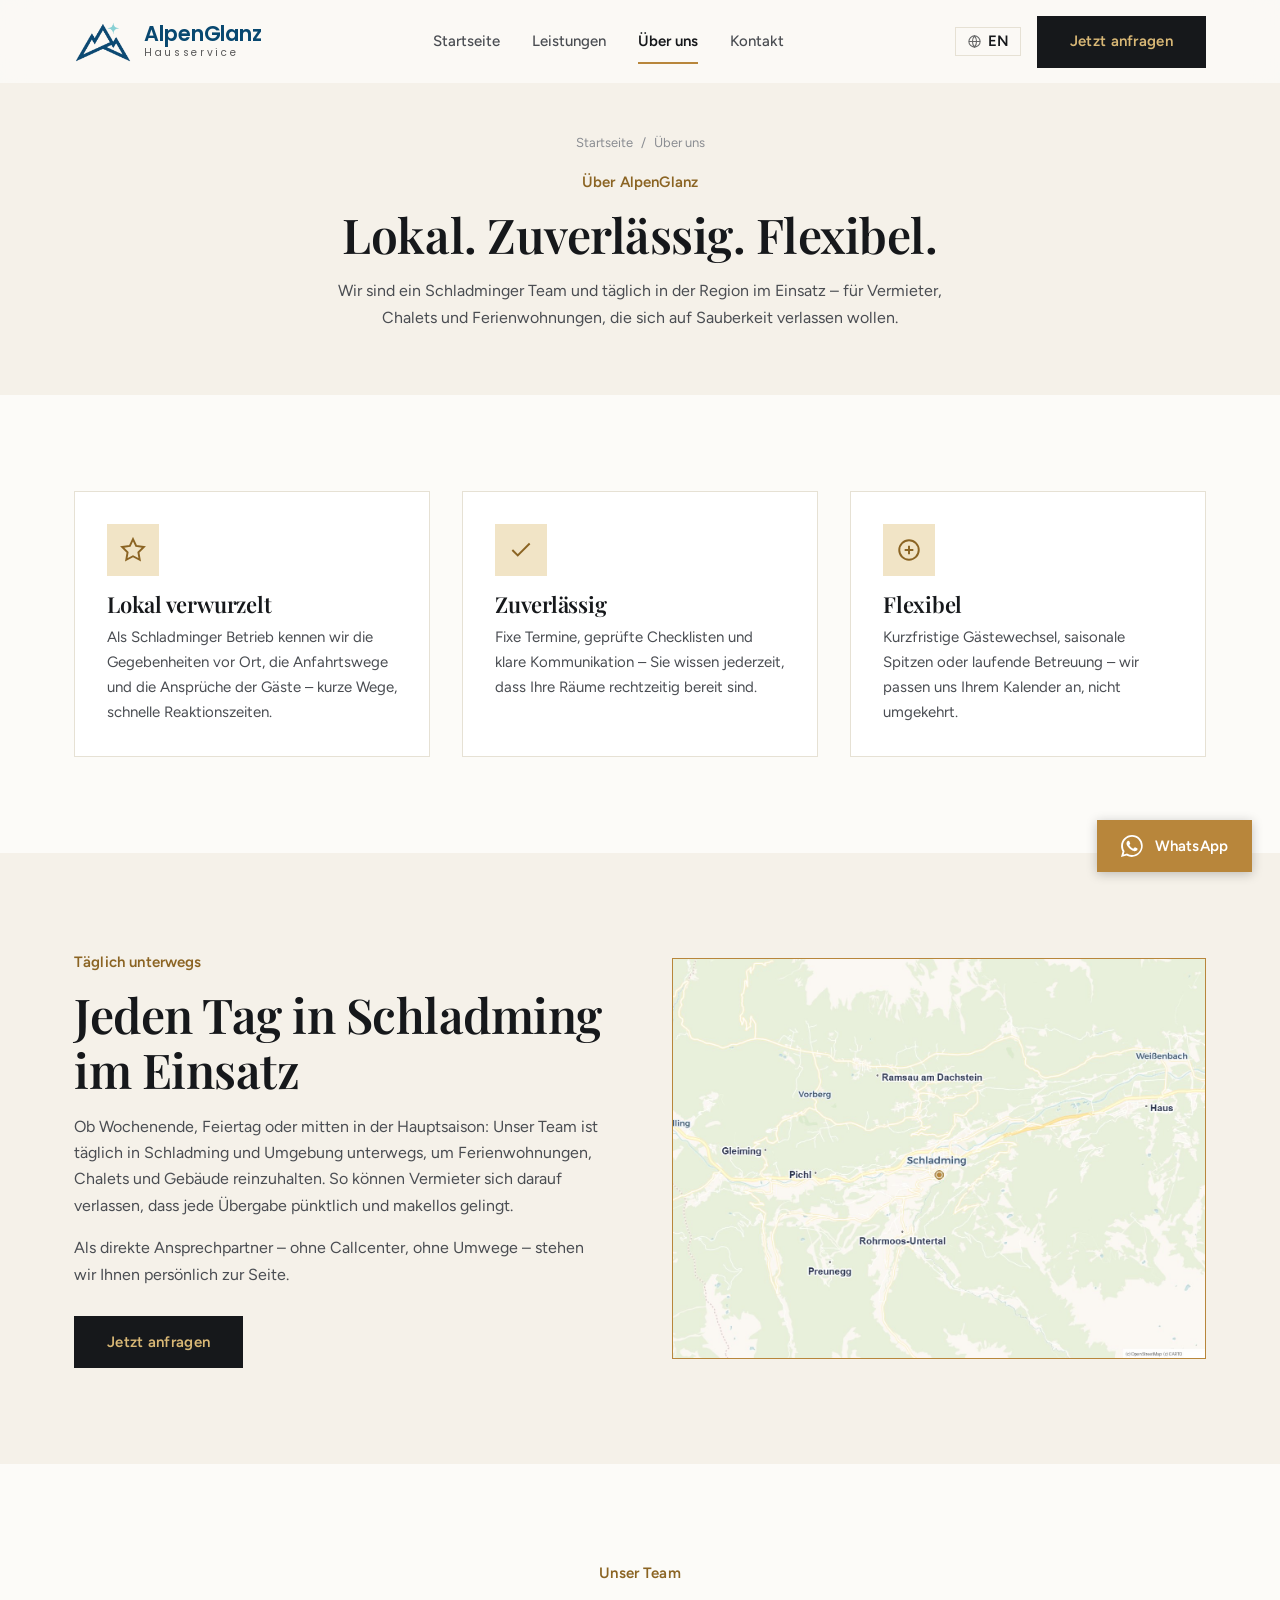
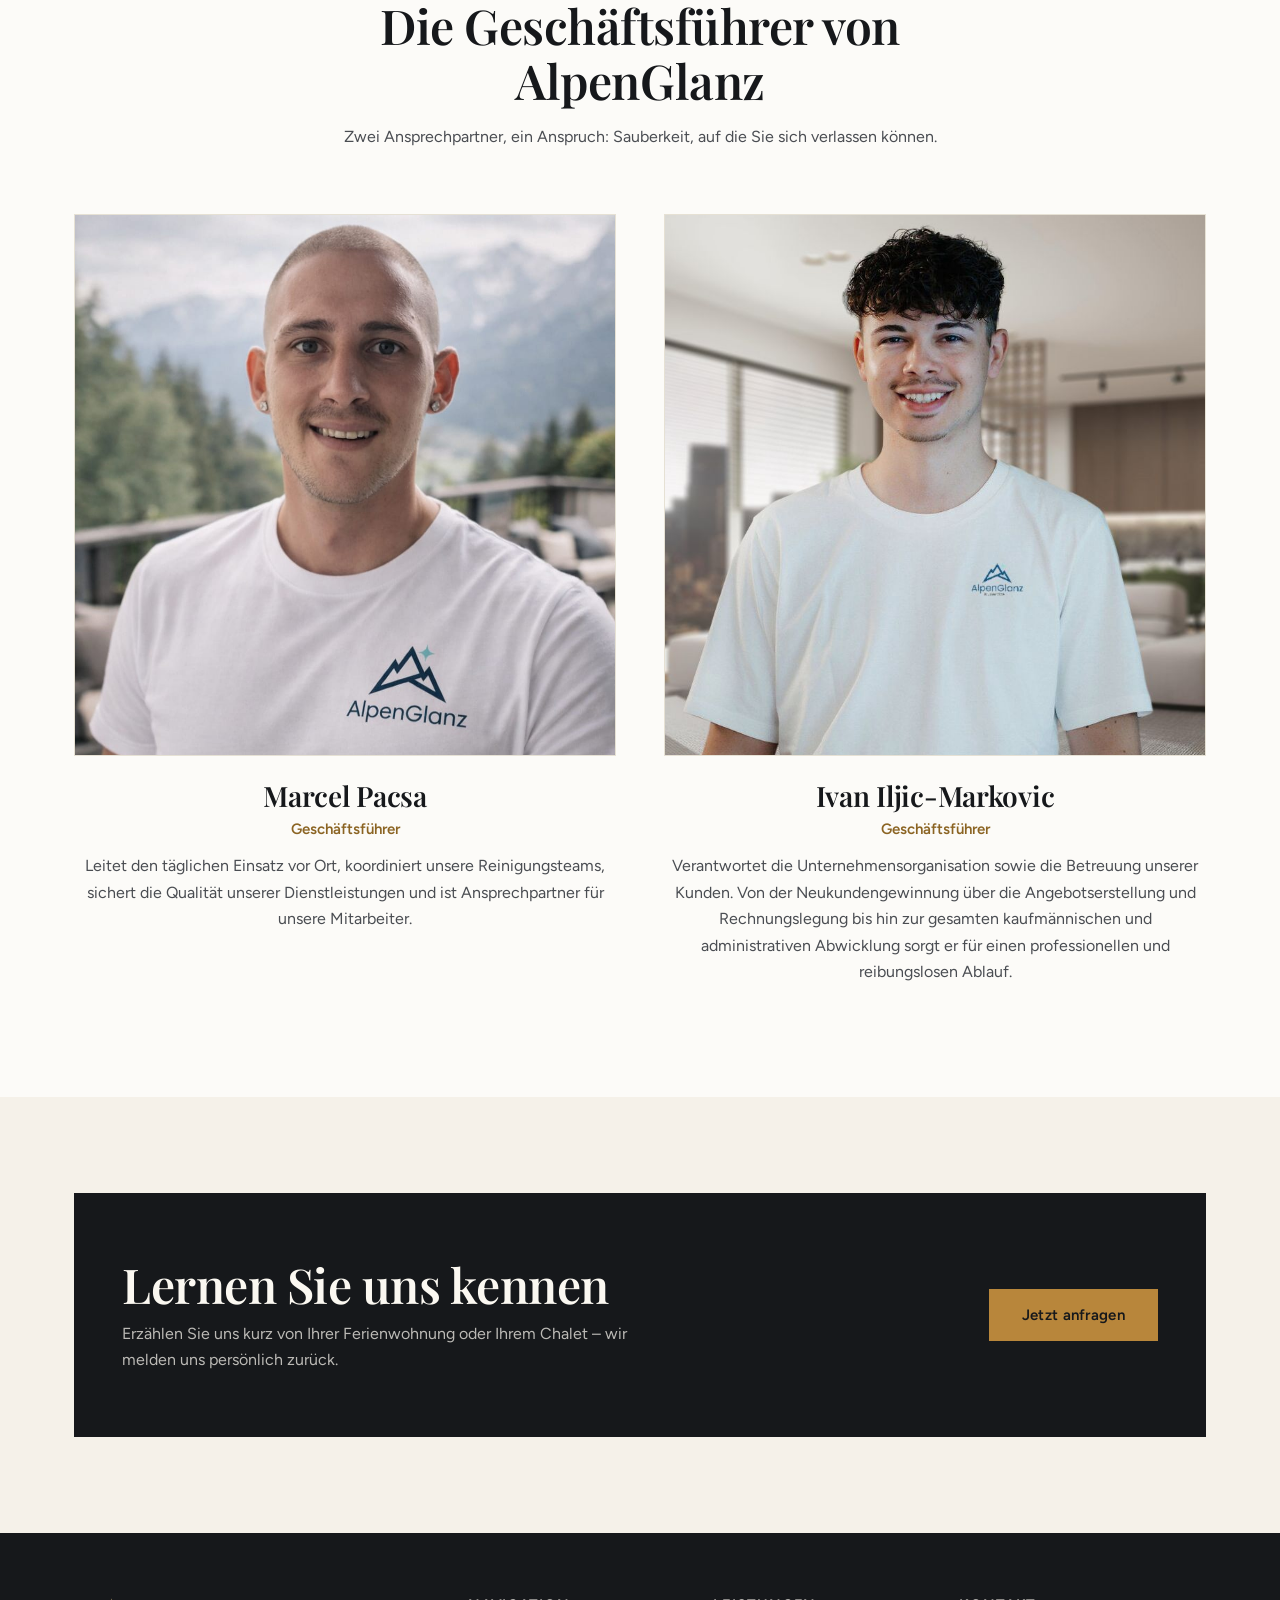
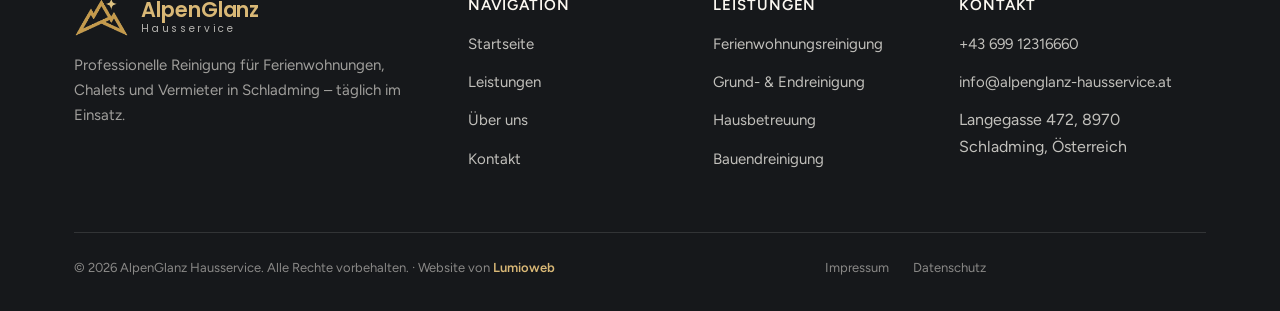
<file: ueber-uns.html>
<!DOCTYPE html><html lang="de"><head>
<meta charset="UTF-8">
<meta name="viewport" content="width=device-width, initial-scale=1">
<title>Über uns — AlpenGlanz Hausservice Schladming</title>
<meta name="description" content="Lokal, zuverlässig, flexibel: AlpenGlanz Hausservice ist täglich in Schladming im Einsatz für Ferienwohnungen, Chalets und Vermieter.">
<link rel="canonical" href="https://alpenglanz-hausservice.at/ueber-uns">
<link rel="alternate" hreflang="de-at" href="https://alpenglanz-hausservice.at/ueber-uns">
<link rel="alternate" hreflang="en" href="https://alpenglanz-hausservice.at/en/about">
<link rel="alternate" hreflang="x-default" href="https://alpenglanz-hausservice.at/ueber-uns">
<meta property="og:type" content="website">
<meta property="og:site_name" content="AlpenGlanz Hausservice">
<meta property="og:locale" content="de_AT">
<meta property="og:title" content="Über uns — AlpenGlanz Hausservice Schladming">
<meta property="og:description" content="Lokal, zuverlässig, flexibel: AlpenGlanz Hausservice ist täglich in Schladming im Einsatz.">
<meta property="og:url" content="https://alpenglanz-hausservice.at/ueber-uns">
<meta property="og:image" content="https://alpenglanz-hausservice.at/videos/hero-poster.jpg">
<meta property="og:image:width" content="1280">
<meta property="og:image:height" content="720">
<meta name="twitter:card" content="summary_large_image">
<meta name="twitter:title" content="Über uns — AlpenGlanz Hausservice Schladming">
<meta name="twitter:description" content="Lokal, zuverlässig, flexibel: AlpenGlanz Hausservice ist täglich in Schladming im Einsatz.">
<meta name="twitter:image" content="https://alpenglanz-hausservice.at/videos/hero-poster.jpg">
<link rel="icon" type="image/png" href="images/favicon.png">
<link rel="apple-touch-icon" href="images/apple-touch-icon.png">
<link rel="preconnect" href="https://fonts.googleapis.com">
<link rel="preconnect" href="https://fonts.gstatic.com" crossorigin="">
<link rel="stylesheet" href="https://fonts.googleapis.com/css2?family=Figtree:wght@300;400;500;600;700&amp;family=Playfair+Display:ital,wght@0,500;0,600;0,700;1,500&amp;family=Poppins:wght@400;500;600&amp;display=swap">
<link rel="stylesheet" href="css/style.css?v=25">
<script type="application/ld+json">
{
  "@context": "https://schema.org",
  "@graph": [
    {
      "@type": "CleaningService",
      "@id": "https://alpenglanz-hausservice.at/#business",
      "name": "AlpenGlanz Hausservice OG",
      "alternateName": "AlpenGlanz Hausservice",
      "url": "https://alpenglanz-hausservice.at/",
      "image": "https://alpenglanz-hausservice.at/videos/hero-poster.jpg",
      "logo": "https://alpenglanz-hausservice.at/images/logo-icon.png",
      "telephone": "+43 699 12316660",
      "email": "info@alpenglanz-hausservice.at",
      "vatID": "ATU83051689",
      "description": "Professionelle Reinigung in Schladming für Ferienwohnungen, Chalets, Apartments und Vermieter – zuverlässig, diskret und termingenau.",
      "address": {
        "@type": "PostalAddress",
        "streetAddress": "Langegasse 472",
        "postalCode": "8970",
        "addressLocality": "Schladming",
        "addressRegion": "Steiermark",
        "addressCountry": "AT"
      },
      "geo": {
        "@type": "GeoCoordinates",
        "latitude": 47.3389568,
        "longitude": 13.7024496
      },
      "areaServed": [
        {
          "@type": "City",
          "name": "Schladming"
        },
        {
          "@type": "City",
          "name": "Ramsau am Dachstein"
        },
        {
          "@type": "City",
          "name": "Rohrmoos"
        },
        {
          "@type": "City",
          "name": "Haus im Ennstal"
        },
        {
          "@type": "City",
          "name": "Gröbming"
        },
        {
          "@type": "City",
          "name": "Pichl"
        }
      ],
      "knowsLanguage": [
        "de-AT"
      ],
      "hasOfferCatalog": {
        "@type": "OfferCatalog",
        "name": "Reinigungsleistungen",
        "itemListElement": [
          {
            "@type": "Offer",
            "itemOffered": {
              "@type": "Service",
              "name": "Ferienwohnungsreinigung",
              "description": "Blitzsaubere Übergabe zwischen Gästewechseln – termingenau nach Check-out, bereit vor Check-in."
            }
          },
          {
            "@type": "Offer",
            "itemOffered": {
              "@type": "Service",
              "name": "Apartmentreinigung",
              "description": "Regelmäßige oder einmalige Reinigung von Apartments – zuverlässig auch bei kurzfristigem Bedarf."
            }
          },
          {
            "@type": "Offer",
            "itemOffered": {
              "@type": "Service",
              "name": "Grund- & Endreinigung",
              "description": "Gründliche Tiefenreinigung bei Saisonwechsel, Ein- und Auszug oder vor der Neuvermietung."
            }
          },
          {
            "@type": "Offer",
            "itemOffered": {
              "@type": "Service",
              "name": "Büro- & Gebäudereinigung",
              "description": "Saubere Arbeits- und Gemeinschaftsflächen – flexibel getaktet nach Ihren Öffnungszeiten."
            }
          },
          {
            "@type": "Offer",
            "itemOffered": {
              "@type": "Service",
              "name": "Fensterreinigung",
              "description": "Streifenfreier Glanz innen und außen – für den perfekten Ausblick auf die Berge."
            }
          },
          {
            "@type": "Offer",
            "itemOffered": {
              "@type": "Service",
              "name": "Stiegenhausreinigung",
              "description": "Gepflegte Eingangsbereiche und Treppenhäuser – der erste Eindruck für Ihre Gäste."
            }
          },
          {
            "@type": "Offer",
            "itemOffered": {
              "@type": "Service",
              "name": "Hausbetreuung",
              "description": "Laufende Pflege Ihres Objekts über die Saison – auch wenn Sie selbst nicht vor Ort sind."
            }
          },
          {
            "@type": "Offer",
            "itemOffered": {
              "@type": "Service",
              "name": "Bauendreinigung",
              "description": "Grobreinigung nach Bau- oder Renovierungsarbeiten – bezugsfertig übergeben."
            }
          }
        ]
      },
      "hasMap": "https://www.google.com/maps?cid=9509701394865130927",
      "sameAs": [
        "https://www.google.com/maps?cid=9509701394865130927"
      ]
    },
    {
      "@type": "BreadcrumbList",
      "itemListElement": [
        {
          "@type": "ListItem",
          "position": 1,
          "name": "Startseite",
          "item": "https://alpenglanz-hausservice.at/"
        },
        {
          "@type": "ListItem",
          "position": 2,
          "name": "Über uns",
          "item": "https://alpenglanz-hausservice.at/ueber-uns"
        }
      ]
    }
  ]
}
</script>
</head>
<body>
<a class="skip-link" href="#main">Zum Inhalt springen</a>

<header class="site-header">
  <div class="nav-inner">
    <a href="index.html" class="brand">
      <img src="images/logo-icon.png" alt="" class="brand-mark" width="398" height="288">
      <span class="brand-text"><span class="brand-name">AlpenGlanz</span><small>Hausservice</small></span>
    </a>
    <nav class="nav-links" id="nav-links">
      <a href="index.html" data-nav="index.html">Startseite</a>
      <a href="leistungen.html" data-nav="leistungen.html">Leistungen</a>
      <a href="ueber-uns.html" data-nav="ueber-uns.html">Über uns</a>
      <a href="kontakt.html" data-nav="kontakt.html">Kontakt</a>
      <a href="kontakt.html" class="btn btn-primary nav-mobile-cta">Jetzt anfragen</a>
    </nav>
    <div class="nav-cta">
      <a href="en/about.html" class="lang-switch" hreflang="en" aria-label="Zur englischen Version wechseln"><svg viewBox="0 0 24 24" width="15" height="15" fill="none" stroke="currentColor" stroke-width="1.7" aria-hidden="true"><circle cx="12" cy="12" r="9"></circle><path d="M3 12h18"></path><path d="M12 3a14 14 0 0 1 0 18 14 14 0 0 1 0-18z"></path></svg>EN</a>
      <a href="kontakt.html" class="btn btn-primary desktop-only">Jetzt anfragen</a>
      <button class="nav-toggle" id="nav-toggle" aria-label="Menü öffnen" aria-expanded="false" aria-controls="nav-links">
        <span></span>
      </button>
    </div>
  </div>
</header>

<main id="main">

  <section class="page-hero">
    <div class="container">
      <div class="breadcrumb" data-reveal=""><a href="index.html">Startseite</a><span>/</span><span data-cms="ueber-uns-1">Über uns</span></div>
      <p class="eyebrow" data-reveal="" data-cms="ueber-uns-2">Über AlpenGlanz</p>
      <h1 data-reveal="" data-cms="ueber-uns-3">Lokal. Zuverlässig. Flexibel.</h1>
      <p class="mx-auto" data-reveal="" style="transition-delay:80ms;" data-cms="ueber-uns-4">Wir sind ein Schladminger Team und täglich in der Region im Einsatz – für Vermieter, Chalets und Ferienwohnungen, die sich auf Sauberkeit verlassen wollen.</p>
    </div>
  </section>

  <section class="section">
    <div class="container grid grid-3" data-reveal-group="">
      <article class="card" data-reveal="">
        <div class="card-icon">
          <svg viewBox="0 0 24 24" fill="none" stroke="currentColor" stroke-width="1.8"><path d="M12 2l2.9 6.26L22 9.27l-5 4.87L18.2 21 12 17.77 5.8 21 7 14.14l-5-4.87 7.1-1.01z"></path></svg>
        </div>
        <h3 data-cms="ueber-uns-5">Lokal verwurzelt</h3>
        <p data-cms="ueber-uns-6">Als Schladminger Betrieb kennen wir die Gegebenheiten vor Ort, die Anfahrtswege und die Ansprüche der Gäste – kurze Wege, schnelle Reaktionszeiten.</p>
      </article>
      <article class="card" data-reveal="">
        <div class="card-icon">
          <svg viewBox="0 0 24 24" fill="none" stroke="currentColor" stroke-width="1.8"><path d="M20 6L9 17l-5-5"></path></svg>
        </div>
        <h3 data-cms="ueber-uns-7">Zuverlässig</h3>
        <p data-cms="ueber-uns-8">Fixe Termine, geprüfte Checklisten und klare Kommunikation – Sie wissen jederzeit, dass Ihre Räume rechtzeitig bereit sind.</p>
      </article>
      <article class="card" data-reveal="">
        <div class="card-icon">
          <svg viewBox="0 0 24 24" fill="none" stroke="currentColor" stroke-width="1.8"><circle cx="12" cy="12" r="9"></circle><path d="M8 12h8M12 8v8"></path></svg>
        </div>
        <h3 data-cms="ueber-uns-9">Flexibel</h3>
        <p data-cms="ueber-uns-10">Kurzfristige Gästewechsel, saisonale Spitzen oder laufende Betreuung – wir passen uns Ihrem Kalender an, nicht umgekehrt.</p>
      </article>
    </div>
  </section>

  <section class="section section-alt">
    <div class="container grid grid-2" style="align-items:center; gap: var(--space-8);">
      <div data-reveal="">
        <p class="eyebrow" data-cms="ueber-uns-11">Täglich unterwegs</p>
        <h2 data-cms="ueber-uns-12">Jeden Tag in Schladming im Einsatz</h2>
        <p data-cms="ueber-uns-13">Ob Wochenende, Feiertag oder mitten in der Hauptsaison: Unser Team ist täglich in Schladming und Umgebung unterwegs, um Ferienwohnungen, Chalets und Gebäude reinzuhalten. So können Vermieter sich darauf verlassen, dass jede Übergabe pünktlich und makellos gelingt.</p>
        <p data-cms="ueber-uns-14">Als direkte Ansprechpartner – ohne Callcenter, ohne Umwege – stehen wir Ihnen persönlich zur Seite.</p>
        <a href="kontakt.html" class="btn btn-primary" style="margin-top: var(--space-3);">Jetzt anfragen</a>
      </div>
      <div class="hero-visual region-map-wrap" data-reveal="" style="transition-delay:120ms; aspect-ratio: 4/3;">
        <img class="region-map" src="images/schladming-map.jpg?v=20" width="1300" height="975" alt="Kartenausschnitt von Schladming und Umgebung – unser Einsatzgebiet" loading="lazy" decoding="async" data-cms-img="ueber-uns-img-1">
      </div>
    </div>
  </section>

  <section class="section">
    <div class="container">
      <div class="section-head center mx-auto text-center" data-reveal="">
        <p class="eyebrow" data-cms="ueber-uns-15">Unser Team</p>
        <h2 data-cms="ueber-uns-16">Die Geschäftsführer von AlpenGlanz</h2>
        <p class="mx-auto" data-cms="ueber-uns-17">Zwei Ansprechpartner, ein Anspruch: Sauberkeit, auf die Sie sich verlassen können.</p>
      </div>
      <div class="team-grid" data-reveal-group="">
        <div class="team-card" data-reveal="">
          <div class="team-photo"><img src="images/team-marcel.jpeg" alt="Marcel Pacsa, Geschäftsführer AlpenGlanz Hausservice" width="1010" height="1277" loading="lazy" decoding="async" data-cms-img="ueber-uns-img-2"></div>
          <h3 data-cms="ueber-uns-18">Marcel Pacsa</h3>
          <p class="team-role" data-cms="ueber-uns-19">Geschäftsführer</p>
          <p data-cms="ueber-uns-20">Leitet den täglichen Einsatz vor Ort, koordiniert unsere Reinigungsteams, sichert die Qualität unserer Dienstleistungen und ist Ansprechpartner für unsere Mitarbeiter.</p>
        </div>
        <div class="team-card" data-reveal="">
          <div class="team-photo"><img src="images/team-ivan.jpeg" alt="Ivan Iljic-Markovic, Geschäftsführer AlpenGlanz Hausservice" width="776" height="930" loading="lazy" decoding="async" data-cms-img="ueber-uns-img-3"></div>
          <h3 data-cms="ueber-uns-21">Ivan Iljic-Markovic</h3>
          <p class="team-role" data-cms="ueber-uns-22">Geschäftsführer</p>
          <p data-cms="ueber-uns-23">Verantwortet die Unternehmensorganisation sowie die Betreuung unserer Kunden. Von der Neukundengewinnung über die Angebotserstellung und Rechnungslegung bis hin zur gesamten kaufmännischen und administrativen Abwicklung sorgt er für einen professionellen und reibungslosen Ablauf.</p>
        </div>
      </div>
    </div>
  </section>

  <section class="section section-alt">
    <div class="container">
      <div class="cta-band" data-reveal="" style="background: var(--color-ink);">
        <div class="cta-band-text">
          <h2 data-cms="ueber-uns-24">Lernen Sie uns kennen</h2>
          <p data-cms="ueber-uns-25">Erzählen Sie uns kurz von Ihrer Ferienwohnung oder Ihrem Chalet – wir melden uns persönlich zurück.</p>
        </div>
        <div class="cta-band-actions">
          <a href="kontakt.html" class="btn btn-gold">Jetzt anfragen</a>
        </div>
      </div>
    </div>
  </section>

</main>

<footer class="site-footer">
  <div class="container">
    <div class="footer-grid">
      <div class="footer-col">
        <div class="footer-brand">
          <img src="images/logo-icon-gold.png" alt="" class="brand-mark" width="398" height="288">
          <span class="brand-text"><span class="brand-name">AlpenGlanz</span><small>Hausservice</small></span>
        </div>
        <p data-cms="ueber-uns-26">Professionelle Reinigung für Ferienwohnungen, Chalets und Vermieter in Schladming – täglich im Einsatz.</p>
      </div>
      <div class="footer-col">
        <h4 data-cms="ueber-uns-27">Navigation</h4>
        <ul>
          <li data-cms="ueber-uns-28"><a href="index.html">Startseite</a></li>
          <li data-cms="ueber-uns-29"><a href="leistungen.html">Leistungen</a></li>
          <li data-cms="ueber-uns-30"><a href="ueber-uns.html">Über uns</a></li>
          <li data-cms="ueber-uns-31"><a href="kontakt.html">Kontakt</a></li>
        </ul>
      </div>
      <div class="footer-col">
        <h4 data-cms="ueber-uns-32">Leistungen</h4>
        <ul>
          <li data-cms="ueber-uns-33"><a href="leistungen.html">Ferienwohnungsreinigung</a></li>
          <li data-cms="ueber-uns-34"><a href="leistungen.html">Grund- &amp; Endreinigung</a></li>
          <li data-cms="ueber-uns-35"><a href="leistungen.html">Hausbetreuung</a></li>
          <li data-cms="ueber-uns-36"><a href="leistungen.html">Bauendreinigung</a></li>
        </ul>
      </div>
      <div class="footer-col">
        <h4 data-cms="ueber-uns-37">Kontakt</h4>
        <ul>
          <li data-cms="ueber-uns-38"><a href="tel:+4369912316660">+43 699 12316660</a></li>
          <li data-cms="ueber-uns-39"><a href="mailto:info@alpenglanz-hausservice.at">info@alpenglanz-hausservice.at</a></li>
          <li data-cms="ueber-uns-40"><span>Langegasse 472, 8970 Schladming, Österreich</span></li>
        </ul>
      </div>
    </div>
    <div class="footer-bottom">
      <span>© 2026 AlpenGlanz Hausservice. Alle Rechte vorbehalten. · Website von <a href="https://www.lumioweb.at" target="_blank" rel="noopener">Lumioweb</a></span>
      <div style="display:flex; gap: var(--space-5);">
        <a href="impressum.html">Impressum</a>
        <a href="datenschutz.html">Datenschutz</a>
      </div>
    </div>
  </div>
</footer>

<!-- WhatsApp Kontakt-Button -->
<a href="https://wa.me/4369912316660?text=Hallo%20AlpenGlanz%2C%20ich%20habe%20eine%20Anfrage%20zur%20Reinigung." class="wa-float" target="_blank" rel="noopener" aria-label="Kontakt über WhatsApp aufnehmen">
  <svg viewBox="0 0 24 24" fill="currentColor" aria-hidden="true"><path d="M17.472 14.382c-.297-.149-1.758-.867-2.03-.967-.273-.099-.471-.148-.67.15-.197.297-.767.966-.94 1.164-.173.199-.347.223-.644.075-.297-.149-1.255-.463-2.39-1.475-.883-.788-1.48-1.761-1.653-2.059-.173-.297-.018-.458.13-.606.134-.133.298-.347.446-.52.149-.174.198-.298.298-.497.099-.198.05-.371-.025-.52-.075-.149-.669-1.612-.916-2.207-.242-.579-.487-.5-.669-.51-.173-.008-.371-.01-.57-.01-.198 0-.52.074-.792.372-.272.297-1.04 1.016-1.04 2.479 0 1.462 1.065 2.875 1.213 3.074.149.198 2.096 3.2 5.077 4.487.709.306 1.262.489 1.694.625.712.227 1.36.195 1.872.118.571-.085 1.758-.719 2.006-1.413.248-.694.248-1.289.173-1.413-.074-.124-.272-.198-.57-.347m-5.421 7.403h-.004a9.87 9.87 0 01-5.031-1.378l-.361-.214-3.741.982.998-3.648-.235-.374a9.86 9.86 0 01-1.51-5.26c.001-5.45 4.436-9.884 9.888-9.884 2.64 0 5.122 1.03 6.988 2.898a9.825 9.825 0 012.893 6.994c-.003 5.45-4.437 9.885-9.885 9.885M20.52 3.449C18.24 1.245 15.24.044 12.045.044 5.463.044.083 5.443.08 12.083c0 2.13.557 4.21 1.615 6.033L0 24l6.045-1.587a11.9 11.9 0 005.7 1.452h.005c6.585 0 11.964-5.4 11.967-12.04.001-3.219-1.24-6.235-3.554-8.516"></path></svg>
  <span class="wa-label">WhatsApp</span>
</a>

<script src="js/script.js?v=25"></script>


</body></html>
</file>
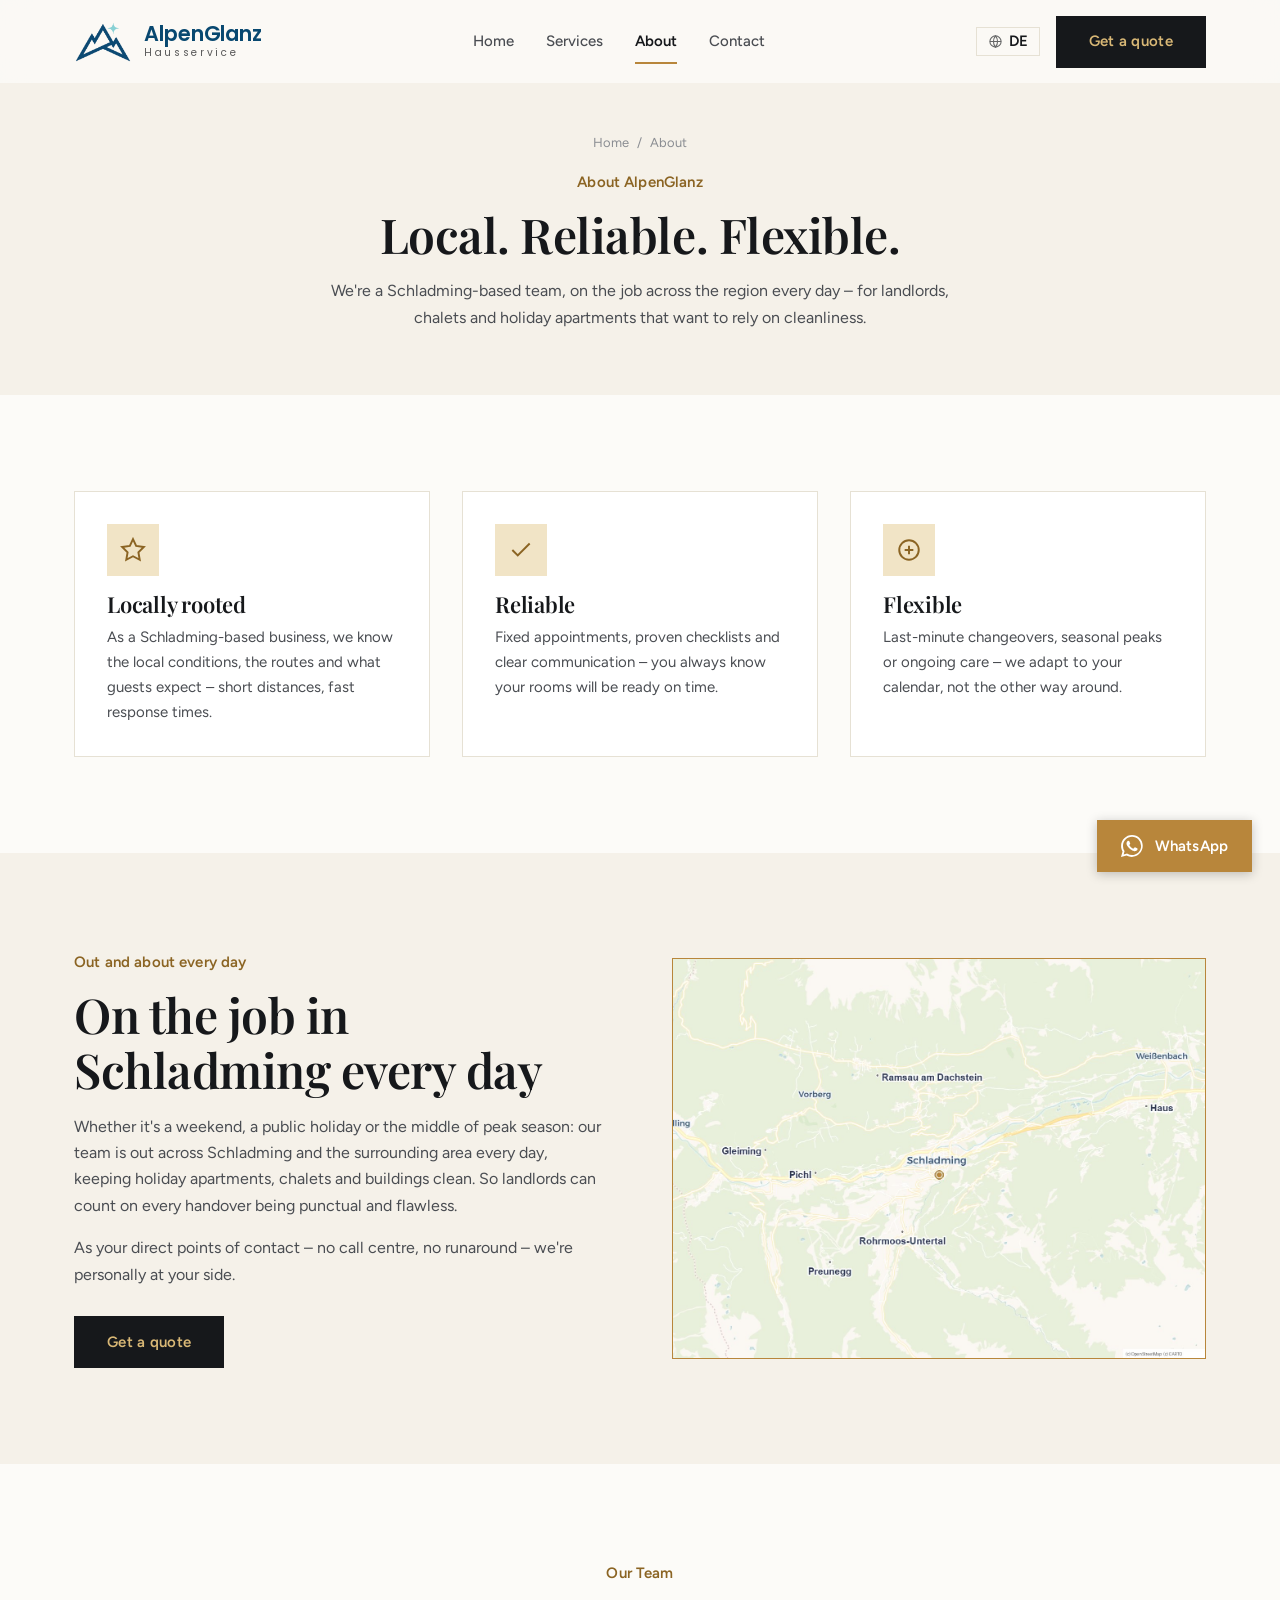
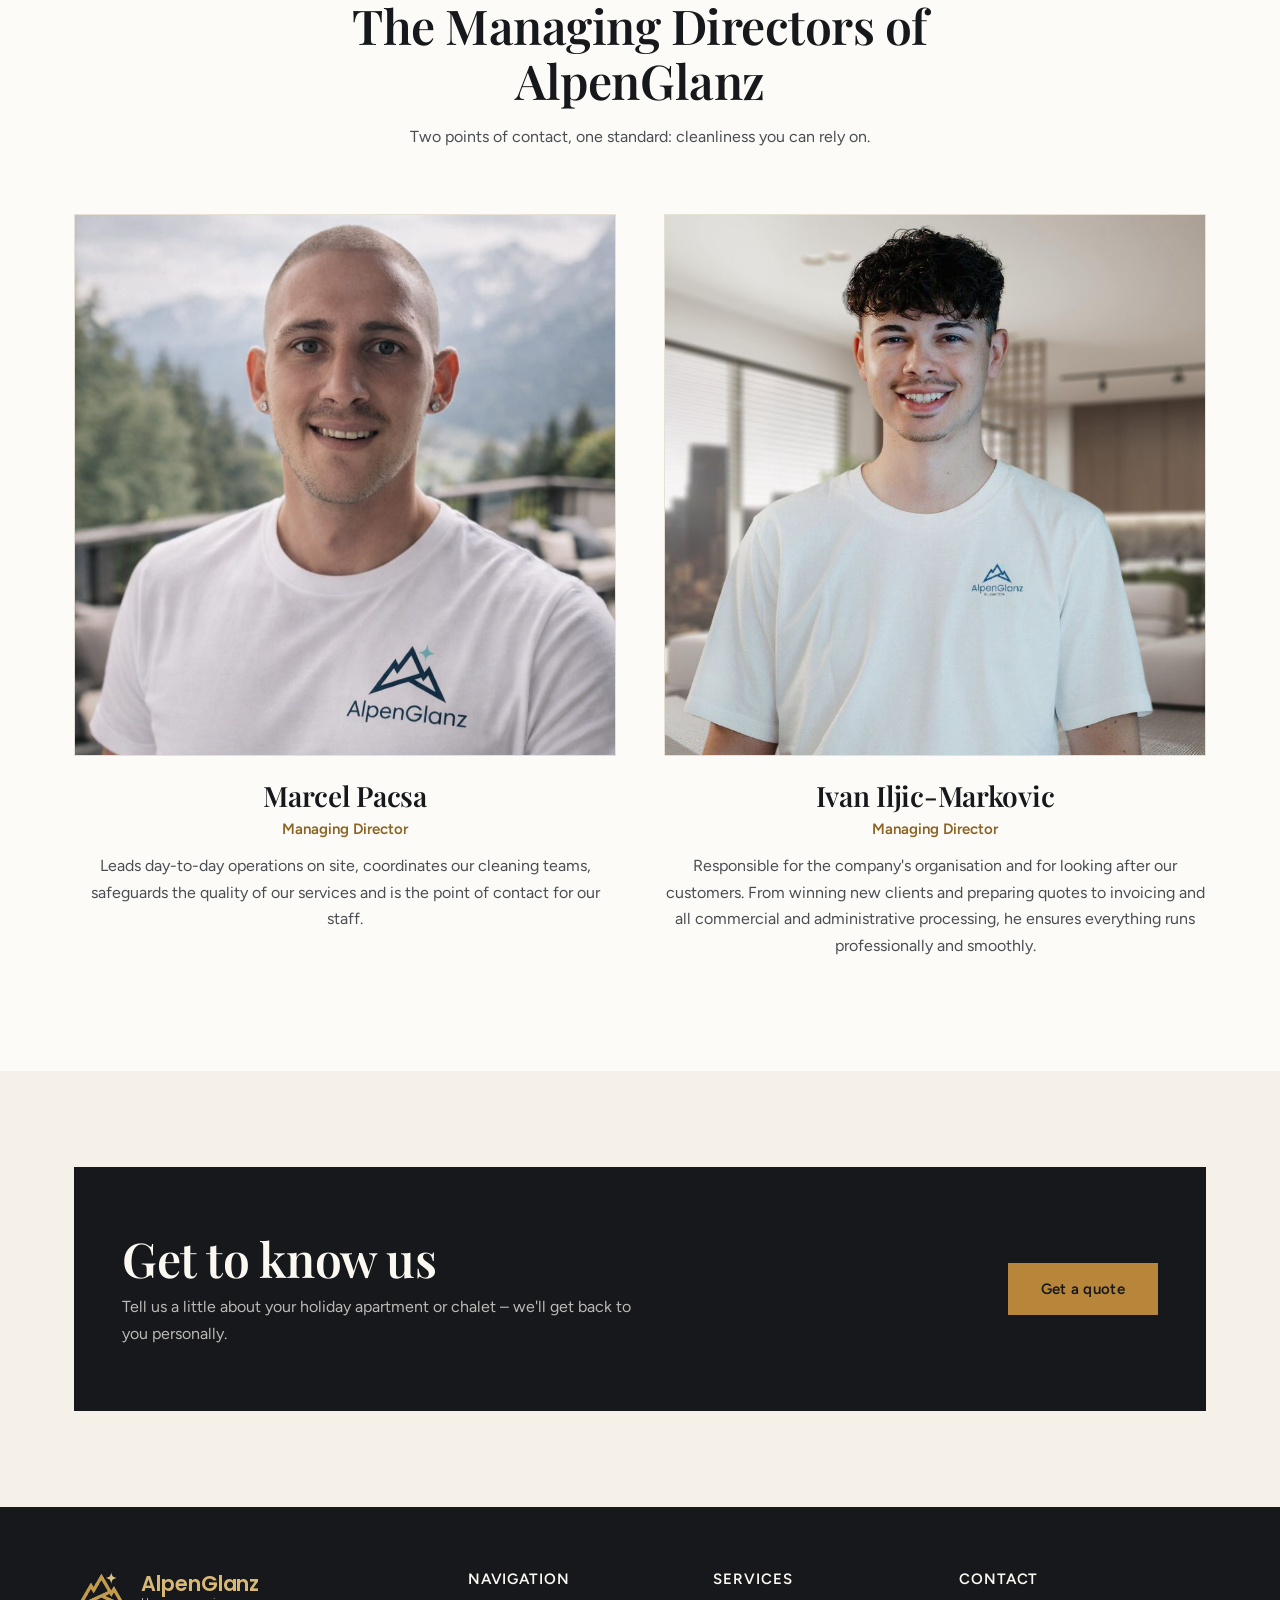
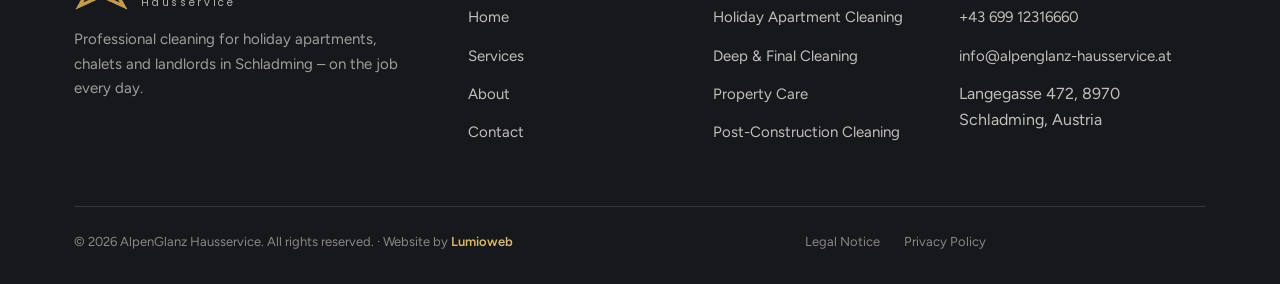
<file: en/about.html>
<!DOCTYPE html><html lang="en"><head>
<meta charset="UTF-8">
<meta name="viewport" content="width=device-width, initial-scale=1">
<title>About Us — AlpenGlanz Hausservice Schladming</title>
<meta name="description" content="Local, reliable, flexible: AlpenGlanz Hausservice is on the job in Schladming every day for holiday apartments, chalets and landlords.">
<link rel="canonical" href="https://alpenglanz-hausservice.at/en/about">
<link rel="alternate" hreflang="de-at" href="https://alpenglanz-hausservice.at/ueber-uns">
<link rel="alternate" hreflang="en" href="https://alpenglanz-hausservice.at/en/about">
<link rel="alternate" hreflang="x-default" href="https://alpenglanz-hausservice.at/ueber-uns">
<meta property="og:type" content="website">
<meta property="og:site_name" content="AlpenGlanz Hausservice">
<meta property="og:locale" content="en_GB">
<meta property="og:title" content="About Us — AlpenGlanz Hausservice Schladming">
<meta property="og:description" content="Local, reliable, flexible: AlpenGlanz Hausservice is on the job in Schladming every day.">
<meta property="og:url" content="https://alpenglanz-hausservice.at/en/about">
<meta property="og:image" content="https://alpenglanz-hausservice.at/videos/hero-poster.jpg">
<meta property="og:image:width" content="1280">
<meta property="og:image:height" content="720">
<meta name="twitter:card" content="summary_large_image">
<meta name="twitter:title" content="About Us — AlpenGlanz Hausservice Schladming">
<meta name="twitter:description" content="Local, reliable, flexible: AlpenGlanz Hausservice is on the job in Schladming every day.">
<meta name="twitter:image" content="https://alpenglanz-hausservice.at/videos/hero-poster.jpg">
<link rel="icon" type="image/png" href="../images/favicon.png">
<link rel="apple-touch-icon" href="../images/apple-touch-icon.png">
<link rel="preconnect" href="https://fonts.googleapis.com">
<link rel="preconnect" href="https://fonts.gstatic.com" crossorigin="">
<link rel="stylesheet" href="https://fonts.googleapis.com/css2?family=Figtree:wght@300;400;500;600;700&amp;family=Playfair+Display:ital,wght@0,500;0,600;0,700;1,500&amp;family=Poppins:wght@400;500;600&amp;display=swap">
<link rel="stylesheet" href="../css/style.css?v=25">
<script type="application/ld+json">
{
  "@context": "https://schema.org",
  "@graph": [
    {
      "@type": "CleaningService",
      "@id": "https://alpenglanz-hausservice.at/#business",
      "name": "AlpenGlanz Hausservice OG",
      "alternateName": "AlpenGlanz Hausservice",
      "url": "https://alpenglanz-hausservice.at/",
      "image": "https://alpenglanz-hausservice.at/videos/hero-poster.jpg",
      "logo": "https://alpenglanz-hausservice.at/images/logo-icon.png",
      "telephone": "+43 699 12316660",
      "email": "info@alpenglanz-hausservice.at",
      "vatID": "ATU83051689",
      "description": "Professional cleaning in Schladming for holiday apartments, chalets, apartments and landlords – reliable, discreet and right on schedule.",
      "address": {
        "@type": "PostalAddress",
        "streetAddress": "Langegasse 472",
        "postalCode": "8970",
        "addressLocality": "Schladming",
        "addressRegion": "Steiermark",
        "addressCountry": "AT"
      },
      "geo": {
        "@type": "GeoCoordinates",
        "latitude": 47.3389568,
        "longitude": 13.7024496
      },
      "areaServed": [
        {
          "@type": "City",
          "name": "Schladming"
        },
        {
          "@type": "City",
          "name": "Ramsau am Dachstein"
        },
        {
          "@type": "City",
          "name": "Rohrmoos"
        },
        {
          "@type": "City",
          "name": "Haus im Ennstal"
        },
        {
          "@type": "City",
          "name": "Gröbming"
        },
        {
          "@type": "City",
          "name": "Pichl"
        }
      ],
      "knowsLanguage": [
        "de-AT"
      ],
      "hasOfferCatalog": {
        "@type": "OfferCatalog",
        "name": "Cleaning services",
        "itemListElement": [
          {
            "@type": "Offer",
            "itemOffered": {
              "@type": "Service",
              "name": "Holiday Apartment Cleaning",
              "description": "A spotless handover between guest changeovers – right on schedule after check-out, ready before check-in."
            }
          },
          {
            "@type": "Offer",
            "itemOffered": {
              "@type": "Service",
              "name": "Apartment Cleaning",
              "description": "Regular or one-off apartment cleaning – reliable even at short notice."
            }
          },
          {
            "@type": "Offer",
            "itemOffered": {
              "@type": "Service",
              "name": "Deep & Final Cleaning",
              "description": "Thorough deep cleaning for a change of season, move-in/move-out or before re-letting."
            }
          },
          {
            "@type": "Offer",
            "itemOffered": {
              "@type": "Service",
              "name": "Office & Building Cleaning",
              "description": "Clean workspaces and communal areas – flexibly scheduled around your opening hours."
            }
          },
          {
            "@type": "Offer",
            "itemOffered": {
              "@type": "Service",
              "name": "Window Cleaning",
              "description": "Streak-free shine inside and out – for the perfect view of the mountains."
            }
          },
          {
            "@type": "Offer",
            "itemOffered": {
              "@type": "Service",
              "name": "Stairwell Cleaning",
              "description": "Well-kept entrances and stairwells – the first impression for your guests."
            }
          },
          {
            "@type": "Offer",
            "itemOffered": {
              "@type": "Service",
              "name": "Property Care",
              "description": "Ongoing care for your property throughout the season – even when you're not there yourself."
            }
          },
          {
            "@type": "Offer",
            "itemOffered": {
              "@type": "Service",
              "name": "Post-Construction Cleaning",
              "description": "Rough cleaning after construction or renovation work – handed over ready to move in."
            }
          }
        ]
      },
      "hasMap": "https://www.google.com/maps?cid=9509701394865130927",
      "sameAs": [
        "https://www.google.com/maps?cid=9509701394865130927"
      ]
    },
    {
      "@type": "BreadcrumbList",
      "itemListElement": [
        {
          "@type": "ListItem",
          "position": 1,
          "name": "Home",
          "item": "https://alpenglanz-hausservice.at/en/"
        },
        {
          "@type": "ListItem",
          "position": 2,
          "name": "About",
          "item": "https://alpenglanz-hausservice.at/en/about"
        }
      ]
    }
  ]
}
</script>
</head>
<body>
<a class="skip-link" href="#main">Skip to content</a>

<header class="site-header">
  <div class="nav-inner">
    <a href="index.html" class="brand">
      <img src="../images/logo-icon.png" alt="" class="brand-mark" width="398" height="288">
      <span class="brand-text"><span class="brand-name">AlpenGlanz</span><small>Hausservice</small></span>
    </a>
    <nav class="nav-links" id="nav-links">
      <a href="index.html" data-nav="index.html">Home</a>
      <a href="services.html" data-nav="services.html">Services</a>
      <a href="about.html" data-nav="about.html">About</a>
      <a href="contact.html" data-nav="contact.html">Contact</a>
      <a href="contact.html" class="btn btn-primary nav-mobile-cta">Get a quote</a>
    </nav>
    <div class="nav-cta">
      <a href="../ueber-uns.html" class="lang-switch" hreflang="de" aria-label="Switch to the German version"><svg viewBox="0 0 24 24" width="15" height="15" fill="none" stroke="currentColor" stroke-width="1.7" aria-hidden="true"><circle cx="12" cy="12" r="9"></circle><path d="M3 12h18"></path><path d="M12 3a14 14 0 0 1 0 18 14 14 0 0 1 0-18z"></path></svg>DE</a>
      <a href="contact.html" class="btn btn-primary desktop-only">Get a quote</a>
      <button class="nav-toggle" id="nav-toggle" aria-label="Open menu" aria-expanded="false" aria-controls="nav-links">
        <span></span>
      </button>
    </div>
  </div>
</header>

<main id="main">

  <section class="page-hero">
    <div class="container">
      <div class="breadcrumb" data-reveal=""><a href="index.html">Home</a><span>/</span><span data-cms="en-about-1">About</span></div>
      <p class="eyebrow" data-reveal="" data-cms="en-about-2">About AlpenGlanz</p>
      <h1 data-reveal="" data-cms="en-about-3">Local. Reliable. Flexible.</h1>
      <p class="mx-auto" data-reveal="" style="transition-delay:80ms;" data-cms="en-about-4">We're a Schladming-based team, on the job across the region every day – for landlords, chalets and holiday apartments that want to rely on cleanliness.</p>
    </div>
  </section>

  <section class="section">
    <div class="container grid grid-3" data-reveal-group="">
      <article class="card" data-reveal="">
        <div class="card-icon">
          <svg viewBox="0 0 24 24" fill="none" stroke="currentColor" stroke-width="1.8"><path d="M12 2l2.9 6.26L22 9.27l-5 4.87L18.2 21 12 17.77 5.8 21 7 14.14l-5-4.87 7.1-1.01z"></path></svg>
        </div>
        <h3 data-cms="en-about-5">Locally rooted</h3>
        <p data-cms="en-about-6">As a Schladming-based business, we know the local conditions, the routes and what guests expect – short distances, fast response times.</p>
      </article>
      <article class="card" data-reveal="">
        <div class="card-icon">
          <svg viewBox="0 0 24 24" fill="none" stroke="currentColor" stroke-width="1.8"><path d="M20 6L9 17l-5-5"></path></svg>
        </div>
        <h3 data-cms="en-about-7">Reliable</h3>
        <p data-cms="en-about-8">Fixed appointments, proven checklists and clear communication – you always know your rooms will be ready on time.</p>
      </article>
      <article class="card" data-reveal="">
        <div class="card-icon">
          <svg viewBox="0 0 24 24" fill="none" stroke="currentColor" stroke-width="1.8"><circle cx="12" cy="12" r="9"></circle><path d="M8 12h8M12 8v8"></path></svg>
        </div>
        <h3 data-cms="en-about-9">Flexible</h3>
        <p data-cms="en-about-10">Last-minute changeovers, seasonal peaks or ongoing care – we adapt to your calendar, not the other way around.</p>
      </article>
    </div>
  </section>

  <section class="section section-alt">
    <div class="container grid grid-2" style="align-items:center; gap: var(--space-8);">
      <div data-reveal="">
        <p class="eyebrow" data-cms="en-about-11">Out and about every day</p>
        <h2 data-cms="en-about-12">On the job in Schladming every day</h2>
        <p data-cms="en-about-13">Whether it's a weekend, a public holiday or the middle of peak season: our team is out across Schladming and the surrounding area every day, keeping holiday apartments, chalets and buildings clean. So landlords can count on every handover being punctual and flawless.</p>
        <p data-cms="en-about-14">As your direct points of contact – no call centre, no runaround – we're personally at your side.</p>
        <a href="contact.html" class="btn btn-primary" style="margin-top: var(--space-3);">Get a quote</a>
      </div>
      <div class="hero-visual region-map-wrap" data-reveal="" style="transition-delay:120ms; aspect-ratio: 4/3;">
        <img class="region-map" src="../images/schladming-map.jpg?v=20" width="1300" height="975" alt="Map of Schladming and the surrounding area – our service area" loading="lazy" decoding="async" data-cms-img="en-about-img-1">
      </div>
    </div>
  </section>

  <section class="section">
    <div class="container">
      <div class="section-head center mx-auto text-center" data-reveal="">
        <p class="eyebrow" data-cms="en-about-15">Our Team</p>
        <h2 data-cms="en-about-16">The Managing Directors of AlpenGlanz</h2>
        <p class="mx-auto" data-cms="en-about-17">Two points of contact, one standard: cleanliness you can rely on.</p>
      </div>
      <div class="team-grid" data-reveal-group="">
        <div class="team-card" data-reveal="">
          <div class="team-photo"><img src="../images/team-marcel.jpeg" alt="Marcel Pacsa, Managing Director of AlpenGlanz Hausservice" width="1010" height="1277" loading="lazy" decoding="async" data-cms-img="en-about-img-2"></div>
          <h3 data-cms="en-about-18">Marcel Pacsa</h3>
          <p class="team-role" data-cms="en-about-19">Managing Director</p>
          <p data-cms="en-about-20">Leads day-to-day operations on site, coordinates our cleaning teams, safeguards the quality of our services and is the point of contact for our staff.</p>
        </div>
        <div class="team-card" data-reveal="">
          <div class="team-photo"><img src="../images/team-ivan.jpeg" alt="Ivan Iljic-Markovic, Managing Director of AlpenGlanz Hausservice" width="776" height="930" loading="lazy" decoding="async" data-cms-img="en-about-img-3"></div>
          <h3 data-cms="en-about-21">Ivan Iljic-Markovic</h3>
          <p class="team-role" data-cms="en-about-22">Managing Director</p>
          <p data-cms="en-about-23">Responsible for the company's organisation and for looking after our customers. From winning new clients and preparing quotes to invoicing and all commercial and administrative processing, he ensures everything runs professionally and smoothly.</p>
        </div>
      </div>
    </div>
  </section>

  <section class="section section-alt">
    <div class="container">
      <div class="cta-band" data-reveal="" style="background: var(--color-ink);">
        <div class="cta-band-text">
          <h2 data-cms="en-about-24">Get to know us</h2>
          <p data-cms="en-about-25">Tell us a little about your holiday apartment or chalet – we'll get back to you personally.</p>
        </div>
        <div class="cta-band-actions">
          <a href="contact.html" class="btn btn-gold">Get a quote</a>
        </div>
      </div>
    </div>
  </section>

</main>

<footer class="site-footer">
  <div class="container">
    <div class="footer-grid">
      <div class="footer-col">
        <div class="footer-brand">
          <img src="../images/logo-icon-gold.png" alt="" class="brand-mark" width="398" height="288">
          <span class="brand-text"><span class="brand-name">AlpenGlanz</span><small>Hausservice</small></span>
        </div>
        <p data-cms="en-about-26">Professional cleaning for holiday apartments, chalets and landlords in Schladming – on the job every day.</p>
      </div>
      <div class="footer-col">
        <h4 data-cms="en-about-27">Navigation</h4>
        <ul>
          <li data-cms="en-about-28"><a href="index.html">Home</a></li>
          <li data-cms="en-about-29"><a href="services.html">Services</a></li>
          <li data-cms="en-about-30"><a href="about.html">About</a></li>
          <li data-cms="en-about-31"><a href="contact.html">Contact</a></li>
        </ul>
      </div>
      <div class="footer-col">
        <h4 data-cms="en-about-32">Services</h4>
        <ul>
          <li data-cms="en-about-33"><a href="services.html">Holiday Apartment Cleaning</a></li>
          <li data-cms="en-about-34"><a href="services.html">Deep &amp; Final Cleaning</a></li>
          <li data-cms="en-about-35"><a href="services.html">Property Care</a></li>
          <li data-cms="en-about-36"><a href="services.html">Post-Construction Cleaning</a></li>
        </ul>
      </div>
      <div class="footer-col">
        <h4 data-cms="en-about-37">Contact</h4>
        <ul>
          <li data-cms="en-about-38"><a href="tel:+4369912316660">+43 699 12316660</a></li>
          <li data-cms="en-about-39"><a href="mailto:info@alpenglanz-hausservice.at">info@alpenglanz-hausservice.at</a></li>
          <li data-cms="en-about-40"><span>Langegasse 472, 8970 Schladming, Austria</span></li>
        </ul>
      </div>
    </div>
    <div class="footer-bottom">
      <span>© 2026 AlpenGlanz Hausservice. All rights reserved. · Website by <a href="https://www.lumioweb.at" target="_blank" rel="noopener">Lumioweb</a></span>
      <div style="display:flex; gap: var(--space-5);">
        <a href="../impressum.html">Legal Notice</a>
        <a href="../datenschutz.html">Privacy Policy</a>
      </div>
    </div>
  </div>
</footer>

<!-- WhatsApp Kontakt-Button -->
<a href="https://wa.me/4369912316660?text=Hello%20AlpenGlanz%2C%20I%20have%20a%20cleaning%20enquiry." class="wa-float" target="_blank" rel="noopener" aria-label="Contact us on WhatsApp">
  <svg viewBox="0 0 24 24" fill="currentColor" aria-hidden="true"><path d="M17.472 14.382c-.297-.149-1.758-.867-2.03-.967-.273-.099-.471-.148-.67.15-.197.297-.767.966-.94 1.164-.173.199-.347.223-.644.075-.297-.149-1.255-.463-2.39-1.475-.883-.788-1.48-1.761-1.653-2.059-.173-.297-.018-.458.13-.606.134-.133.298-.347.446-.52.149-.174.198-.298.298-.497.099-.198.05-.371-.025-.52-.075-.149-.669-1.612-.916-2.207-.242-.579-.487-.5-.669-.51-.173-.008-.371-.01-.57-.01-.198 0-.52.074-.792.372-.272.297-1.04 1.016-1.04 2.479 0 1.462 1.065 2.875 1.213 3.074.149.198 2.096 3.2 5.077 4.487.709.306 1.262.489 1.694.625.712.227 1.36.195 1.872.118.571-.085 1.758-.719 2.006-1.413.248-.694.248-1.289.173-1.413-.074-.124-.272-.198-.57-.347m-5.421 7.403h-.004a9.87 9.87 0 01-5.031-1.378l-.361-.214-3.741.982.998-3.648-.235-.374a9.86 9.86 0 01-1.51-5.26c.001-5.45 4.436-9.884 9.888-9.884 2.64 0 5.122 1.03 6.988 2.898a9.825 9.825 0 012.893 6.994c-.003 5.45-4.437 9.885-9.885 9.885M20.52 3.449C18.24 1.245 15.24.044 12.045.044 5.463.044.083 5.443.08 12.083c0 2.13.557 4.21 1.615 6.033L0 24l6.045-1.587a11.9 11.9 0 005.7 1.452h.005c6.585 0 11.964-5.4 11.967-12.04.001-3.219-1.24-6.235-3.554-8.516"></path></svg>
  <span class="wa-label">WhatsApp</span>
</a>

<script src="../js/script.js?v=25"></script>


</body></html>
</file>
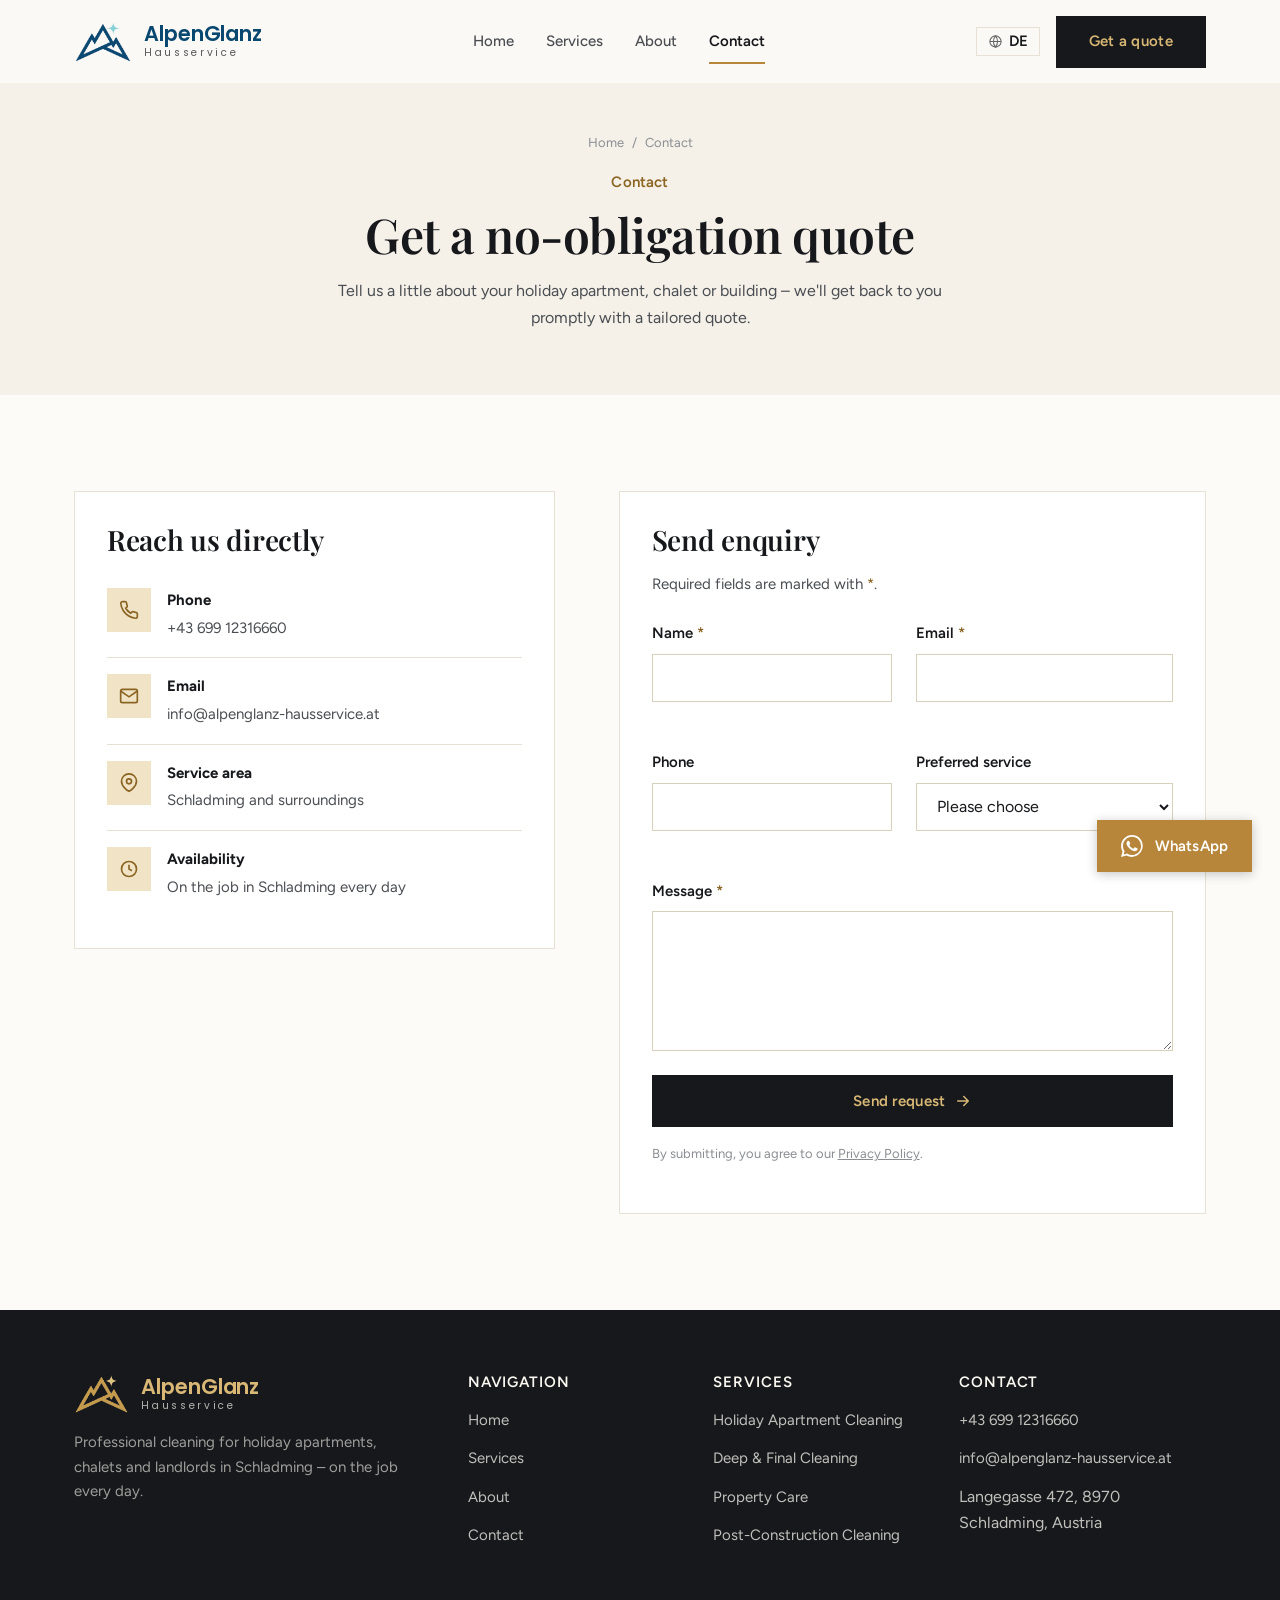
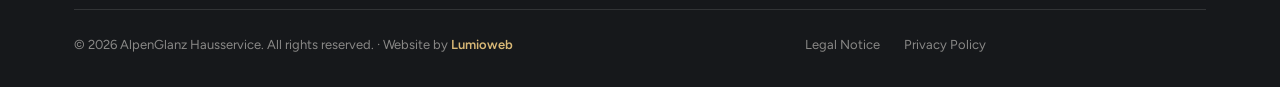
<file: en/contact.html>
<!DOCTYPE html><html lang="en"><head>
<meta charset="UTF-8">
<meta name="viewport" content="width=device-width, initial-scale=1">
<title>Contact — AlpenGlanz Hausservice Schladming</title>
<meta name="description" content="Contact AlpenGlanz Hausservice in Schladming by phone, email or contact form for your cleaning enquiry.">
<link rel="canonical" href="https://alpenglanz-hausservice.at/en/contact">
<link rel="alternate" hreflang="de-at" href="https://alpenglanz-hausservice.at/kontakt">
<link rel="alternate" hreflang="en" href="https://alpenglanz-hausservice.at/en/contact">
<link rel="alternate" hreflang="x-default" href="https://alpenglanz-hausservice.at/kontakt">
<meta property="og:type" content="website">
<meta property="og:site_name" content="AlpenGlanz Hausservice">
<meta property="og:locale" content="en_GB">
<meta property="og:title" content="Contact — AlpenGlanz Hausservice Schladming">
<meta property="og:description" content="Get a no-obligation quote: phone, email or contact form.">
<meta property="og:url" content="https://alpenglanz-hausservice.at/en/contact">
<meta property="og:image" content="https://alpenglanz-hausservice.at/videos/hero-poster.jpg">
<meta property="og:image:width" content="1280">
<meta property="og:image:height" content="720">
<meta name="twitter:card" content="summary_large_image">
<meta name="twitter:title" content="Contact — AlpenGlanz Hausservice Schladming">
<meta name="twitter:description" content="Get a no-obligation quote: phone, email or contact form.">
<meta name="twitter:image" content="https://alpenglanz-hausservice.at/videos/hero-poster.jpg">
<link rel="icon" type="image/png" href="../images/favicon.png">
<link rel="apple-touch-icon" href="../images/apple-touch-icon.png">
<link rel="preconnect" href="https://fonts.googleapis.com">
<link rel="preconnect" href="https://fonts.gstatic.com" crossorigin="">
<link rel="stylesheet" href="https://fonts.googleapis.com/css2?family=Figtree:wght@300;400;500;600;700&amp;family=Playfair+Display:ital,wght@0,500;0,600;0,700;1,500&amp;family=Poppins:wght@400;500;600&amp;display=swap">
<link rel="stylesheet" href="../css/style.css?v=25">
<script type="application/ld+json">
{
  "@context": "https://schema.org",
  "@graph": [
    {
      "@type": "CleaningService",
      "@id": "https://alpenglanz-hausservice.at/#business",
      "name": "AlpenGlanz Hausservice OG",
      "alternateName": "AlpenGlanz Hausservice",
      "url": "https://alpenglanz-hausservice.at/",
      "image": "https://alpenglanz-hausservice.at/videos/hero-poster.jpg",
      "logo": "https://alpenglanz-hausservice.at/images/logo-icon.png",
      "telephone": "+43 699 12316660",
      "email": "info@alpenglanz-hausservice.at",
      "vatID": "ATU83051689",
      "description": "Professional cleaning in Schladming for holiday apartments, chalets, apartments and landlords – reliable, discreet and right on schedule.",
      "address": {
        "@type": "PostalAddress",
        "streetAddress": "Langegasse 472",
        "postalCode": "8970",
        "addressLocality": "Schladming",
        "addressRegion": "Steiermark",
        "addressCountry": "AT"
      },
      "geo": {
        "@type": "GeoCoordinates",
        "latitude": 47.3389568,
        "longitude": 13.7024496
      },
      "areaServed": [
        {
          "@type": "City",
          "name": "Schladming"
        },
        {
          "@type": "City",
          "name": "Ramsau am Dachstein"
        },
        {
          "@type": "City",
          "name": "Rohrmoos"
        },
        {
          "@type": "City",
          "name": "Haus im Ennstal"
        },
        {
          "@type": "City",
          "name": "Gröbming"
        },
        {
          "@type": "City",
          "name": "Pichl"
        }
      ],
      "knowsLanguage": [
        "de-AT"
      ],
      "hasOfferCatalog": {
        "@type": "OfferCatalog",
        "name": "Cleaning services",
        "itemListElement": [
          {
            "@type": "Offer",
            "itemOffered": {
              "@type": "Service",
              "name": "Holiday Apartment Cleaning",
              "description": "A spotless handover between guest changeovers – right on schedule after check-out, ready before check-in."
            }
          },
          {
            "@type": "Offer",
            "itemOffered": {
              "@type": "Service",
              "name": "Apartment Cleaning",
              "description": "Regular or one-off apartment cleaning – reliable even at short notice."
            }
          },
          {
            "@type": "Offer",
            "itemOffered": {
              "@type": "Service",
              "name": "Deep & Final Cleaning",
              "description": "Thorough deep cleaning for a change of season, move-in/move-out or before re-letting."
            }
          },
          {
            "@type": "Offer",
            "itemOffered": {
              "@type": "Service",
              "name": "Office & Building Cleaning",
              "description": "Clean workspaces and communal areas – flexibly scheduled around your opening hours."
            }
          },
          {
            "@type": "Offer",
            "itemOffered": {
              "@type": "Service",
              "name": "Window Cleaning",
              "description": "Streak-free shine inside and out – for the perfect view of the mountains."
            }
          },
          {
            "@type": "Offer",
            "itemOffered": {
              "@type": "Service",
              "name": "Stairwell Cleaning",
              "description": "Well-kept entrances and stairwells – the first impression for your guests."
            }
          },
          {
            "@type": "Offer",
            "itemOffered": {
              "@type": "Service",
              "name": "Property Care",
              "description": "Ongoing care for your property throughout the season – even when you're not there yourself."
            }
          },
          {
            "@type": "Offer",
            "itemOffered": {
              "@type": "Service",
              "name": "Post-Construction Cleaning",
              "description": "Rough cleaning after construction or renovation work – handed over ready to move in."
            }
          }
        ]
      },
      "hasMap": "https://www.google.com/maps?cid=9509701394865130927",
      "sameAs": [
        "https://www.google.com/maps?cid=9509701394865130927"
      ]
    },
    {
      "@type": "BreadcrumbList",
      "itemListElement": [
        {
          "@type": "ListItem",
          "position": 1,
          "name": "Home",
          "item": "https://alpenglanz-hausservice.at/en/"
        },
        {
          "@type": "ListItem",
          "position": 2,
          "name": "Contact",
          "item": "https://alpenglanz-hausservice.at/en/contact"
        }
      ]
    }
  ]
}
</script>
</head>
<body>
<a class="skip-link" href="#main">Skip to content</a>

<header class="site-header">
  <div class="nav-inner">
    <a href="index.html" class="brand">
      <img src="../images/logo-icon.png" alt="" class="brand-mark" width="398" height="288">
      <span class="brand-text"><span class="brand-name">AlpenGlanz</span><small>Hausservice</small></span>
    </a>
    <nav class="nav-links" id="nav-links">
      <a href="index.html" data-nav="index.html">Home</a>
      <a href="services.html" data-nav="services.html">Services</a>
      <a href="about.html" data-nav="about.html">About</a>
      <a href="contact.html" data-nav="contact.html">Contact</a>
      <a href="contact.html" class="btn btn-primary nav-mobile-cta">Get a quote</a>
    </nav>
    <div class="nav-cta">
      <a href="../kontakt.html" class="lang-switch" hreflang="de" aria-label="Switch to the German version"><svg viewBox="0 0 24 24" width="15" height="15" fill="none" stroke="currentColor" stroke-width="1.7" aria-hidden="true"><circle cx="12" cy="12" r="9"></circle><path d="M3 12h18"></path><path d="M12 3a14 14 0 0 1 0 18 14 14 0 0 1 0-18z"></path></svg>DE</a>
      <a href="contact.html" class="btn btn-primary desktop-only">Get a quote</a>
      <button class="nav-toggle" id="nav-toggle" aria-label="Open menu" aria-expanded="false" aria-controls="nav-links">
        <span></span>
      </button>
    </div>
  </div>
</header>

<main id="main">

  <section class="page-hero">
    <div class="container">
      <div class="breadcrumb" data-reveal=""><a href="index.html">Home</a><span>/</span><span data-cms="en-contact-1">Contact</span></div>
      <p class="eyebrow" data-reveal="" data-cms="en-contact-2">Contact</p>
      <h1 data-reveal="" data-cms="en-contact-3">Get a no-obligation quote</h1>
      <p class="mx-auto" data-reveal="" style="transition-delay:80ms;" data-cms="en-contact-4">Tell us a little about your holiday apartment, chalet or building – we'll get back to you promptly with a tailored quote.</p>
    </div>
  </section>

  <section class="section">
    <div class="container contact-panel">

      <div data-reveal="">
        <div class="contact-card">
          <h3 data-cms="en-contact-5">Reach us directly</h3>
          <div class="contact-row">
            <span class="icon">
              <svg viewBox="0 0 24 24" fill="none" stroke="currentColor" stroke-width="2"><path d="M22 16.92v3a2 2 0 0 1-2.18 2 19.79 19.79 0 0 1-8.63-3.07 19.5 19.5 0 0 1-6-6 19.79 19.79 0 0 1-3.07-8.67A2 2 0 0 1 4.11 2h3a2 2 0 0 1 2 1.72c.127.96.361 1.903.7 2.81a2 2 0 0 1-.45 2.11L8.09 9.91a16 16 0 0 0 6 6l1.27-1.27a2 2 0 0 1 2.11-.45c.907.339 1.85.573 2.81.7A2 2 0 0 1 22 16.92z"></path></svg>
            </span>
            <div>
              <strong data-cms="en-contact-6">Phone</strong>
              <a href="tel:+4369912316660">+43 699 12316660</a>
            </div>
          </div>
          <div class="contact-row">
            <span class="icon">
              <svg viewBox="0 0 24 24" fill="none" stroke="currentColor" stroke-width="2"><path d="M4 4h16v16H4z" opacity="0"></path><path d="M22 6l-10 7L2 6"></path><rect x="2" y="4" width="20" height="16" rx="2"></rect></svg>
            </span>
            <div>
              <strong data-cms="en-contact-7">Email</strong>
              <a href="mailto:info@alpenglanz-hausservice.at">info@alpenglanz-hausservice.at</a>
            </div>
          </div>
          <div class="contact-row">
            <span class="icon">
              <svg viewBox="0 0 24 24" fill="none" stroke="currentColor" stroke-width="2"><path d="M21 10c0 7-9 12-9 12s-9-5-9-12a9 9 0 0 1 18 0z"></path><circle cx="12" cy="10" r="3"></circle></svg>
            </span>
            <div>
              <strong data-cms="en-contact-8">Service area</strong>
              <span class="value" data-cms="en-contact-9">Schladming and surroundings</span>
            </div>
          </div>
          <div class="contact-row">
            <span class="icon">
              <svg viewBox="0 0 24 24" fill="none" stroke="currentColor" stroke-width="2"><circle cx="12" cy="12" r="9"></circle><path d="M12 7v5l3.5 2"></path></svg>
            </span>
            <div>
              <strong data-cms="en-contact-10">Availability</strong>
              <span class="value" data-cms="en-contact-11">On the job in Schladming every day</span>
            </div>
          </div>
        </div>
      </div>

      <div data-reveal="" style="transition-delay:100ms;">
        <div class="contact-card">
          <h3 data-cms="en-contact-12">Send enquiry</h3>
          <p style="font-size: var(--fs-sm); margin-bottom: var(--space-5);" data-cms="en-contact-13">Required fields are marked with <span style="color:var(--color-gold-deep);">*</span>.</p>

          <form id="contact-form" novalidate="">
          <!-- Honeypot against spam bots: stays hidden and empty for real users -->
          <div class="hp-field" aria-hidden="true" style="position:absolute;left:-9999px;top:auto;width:1px;height:1px;overflow:hidden;">
            <label for="company">Company (please leave blank)</label>
            <input type="text" id="company" name="company" tabindex="-1" autocomplete="off">
          </div>
            <div class="form-grid">
              <div class="form-field">
                <label for="name">Name <span class="req">*</span></label>
                <input type="text" id="name" name="name" required="" autocomplete="name">
                <span class="form-error" data-cms="en-contact-14">Please enter your name.</span>
              </div>
              <div class="form-field">
                <label for="email">Email <span class="req">*</span></label>
                <input type="email" id="email" name="email" required="" autocomplete="email">
                <span class="form-error" data-cms="en-contact-15">Please enter a valid email address.</span>
              </div>
              <div class="form-field">
                <label for="phone">Phone</label>
                <input type="tel" id="phone" name="phone" autocomplete="tel">
              </div>
              <div class="form-field">
                <label for="service">Preferred service</label>
                <select id="service" name="service">
                  <option value="">Please choose</option>
                  <option>Holiday Apartment Cleaning</option>
                  <option>Apartment Cleaning</option>
                  <option>Deep &amp; Final Cleaning</option>
                  <option>Office &amp; Building Cleaning</option>
                  <option>Window Cleaning</option>
                  <option>Stairwell Cleaning</option>
                  <option>Property Care</option>
                  <option>Post-Construction Cleaning</option>
                  <option>Other</option>
                </select>
              </div>
              <div class="form-field full">
                <label for="message">Message <span class="req">*</span></label>
                <textarea id="message" name="message" required=""></textarea>
                <span class="form-error" data-cms="en-contact-16">Please briefly describe your request.</span>
              </div>
            </div>

            <button type="submit" class="btn btn-primary" style="width:100%;">
              Send request
              <svg class="icon-arrow" viewBox="0 0 24 24" fill="none" stroke="currentColor" stroke-width="2" stroke-linecap="round" stroke-linejoin="round"><path d="M5 12h14M13 6l6 6-6 6"></path></svg>
            </button>

            <p style="font-size: var(--fs-xs); color: var(--color-ink-faint); margin-top: var(--space-4);" data-cms="en-contact-17">
              By submitting, you agree to our <a href="../datenschutz.html" style="text-decoration:underline;">Privacy Policy</a>.
            </p>

            <div class="form-status" role="status" aria-live="polite"></div>
          </form>
        </div>
      </div>

    </div>
  </section>

</main>

<footer class="site-footer">
  <div class="container">
    <div class="footer-grid">
      <div class="footer-col">
        <div class="footer-brand">
          <img src="../images/logo-icon-gold.png" alt="" class="brand-mark" width="398" height="288">
          <span class="brand-text"><span class="brand-name">AlpenGlanz</span><small>Hausservice</small></span>
        </div>
        <p data-cms="en-contact-18">Professional cleaning for holiday apartments, chalets and landlords in Schladming – on the job every day.</p>
      </div>
      <div class="footer-col">
        <h4 data-cms="en-contact-19">Navigation</h4>
        <ul>
          <li data-cms="en-contact-20"><a href="index.html">Home</a></li>
          <li data-cms="en-contact-21"><a href="services.html">Services</a></li>
          <li data-cms="en-contact-22"><a href="about.html">About</a></li>
          <li data-cms="en-contact-23"><a href="contact.html">Contact</a></li>
        </ul>
      </div>
      <div class="footer-col">
        <h4 data-cms="en-contact-24">Services</h4>
        <ul>
          <li data-cms="en-contact-25"><a href="services.html">Holiday Apartment Cleaning</a></li>
          <li data-cms="en-contact-26"><a href="services.html">Deep &amp; Final Cleaning</a></li>
          <li data-cms="en-contact-27"><a href="services.html">Property Care</a></li>
          <li data-cms="en-contact-28"><a href="services.html">Post-Construction Cleaning</a></li>
        </ul>
      </div>
      <div class="footer-col">
        <h4 data-cms="en-contact-29">Contact</h4>
        <ul>
          <li data-cms="en-contact-30"><a href="tel:+4369912316660">+43 699 12316660</a></li>
          <li data-cms="en-contact-31"><a href="mailto:info@alpenglanz-hausservice.at">info@alpenglanz-hausservice.at</a></li>
          <li data-cms="en-contact-32"><span>Langegasse 472, 8970 Schladming, Austria</span></li>
        </ul>
      </div>
    </div>
    <div class="footer-bottom">
      <span>© 2026 AlpenGlanz Hausservice. All rights reserved. · Website by <a href="https://www.lumioweb.at" target="_blank" rel="noopener">Lumioweb</a></span>
      <div style="display:flex; gap: var(--space-5);">
        <a href="../impressum.html">Legal Notice</a>
        <a href="../datenschutz.html">Privacy Policy</a>
      </div>
    </div>
  </div>
</footer>

<!-- WhatsApp Kontakt-Button -->
<a href="https://wa.me/4369912316660?text=Hello%20AlpenGlanz%2C%20I%20have%20a%20cleaning%20enquiry." class="wa-float" target="_blank" rel="noopener" aria-label="Contact us on WhatsApp">
  <svg viewBox="0 0 24 24" fill="currentColor" aria-hidden="true"><path d="M17.472 14.382c-.297-.149-1.758-.867-2.03-.967-.273-.099-.471-.148-.67.15-.197.297-.767.966-.94 1.164-.173.199-.347.223-.644.075-.297-.149-1.255-.463-2.39-1.475-.883-.788-1.48-1.761-1.653-2.059-.173-.297-.018-.458.13-.606.134-.133.298-.347.446-.52.149-.174.198-.298.298-.497.099-.198.05-.371-.025-.52-.075-.149-.669-1.612-.916-2.207-.242-.579-.487-.5-.669-.51-.173-.008-.371-.01-.57-.01-.198 0-.52.074-.792.372-.272.297-1.04 1.016-1.04 2.479 0 1.462 1.065 2.875 1.213 3.074.149.198 2.096 3.2 5.077 4.487.709.306 1.262.489 1.694.625.712.227 1.36.195 1.872.118.571-.085 1.758-.719 2.006-1.413.248-.694.248-1.289.173-1.413-.074-.124-.272-.198-.57-.347m-5.421 7.403h-.004a9.87 9.87 0 01-5.031-1.378l-.361-.214-3.741.982.998-3.648-.235-.374a9.86 9.86 0 01-1.51-5.26c.001-5.45 4.436-9.884 9.888-9.884 2.64 0 5.122 1.03 6.988 2.898a9.825 9.825 0 012.893 6.994c-.003 5.45-4.437 9.885-9.885 9.885M20.52 3.449C18.24 1.245 15.24.044 12.045.044 5.463.044.083 5.443.08 12.083c0 2.13.557 4.21 1.615 6.033L0 24l6.045-1.587a11.9 11.9 0 005.7 1.452h.005c6.585 0 11.964-5.4 11.967-12.04.001-3.219-1.24-6.235-3.554-8.516"></path></svg>
  <span class="wa-label">WhatsApp</span>
</a>

<script src="../js/script.js?v=25"></script>


</body></html>
</file>
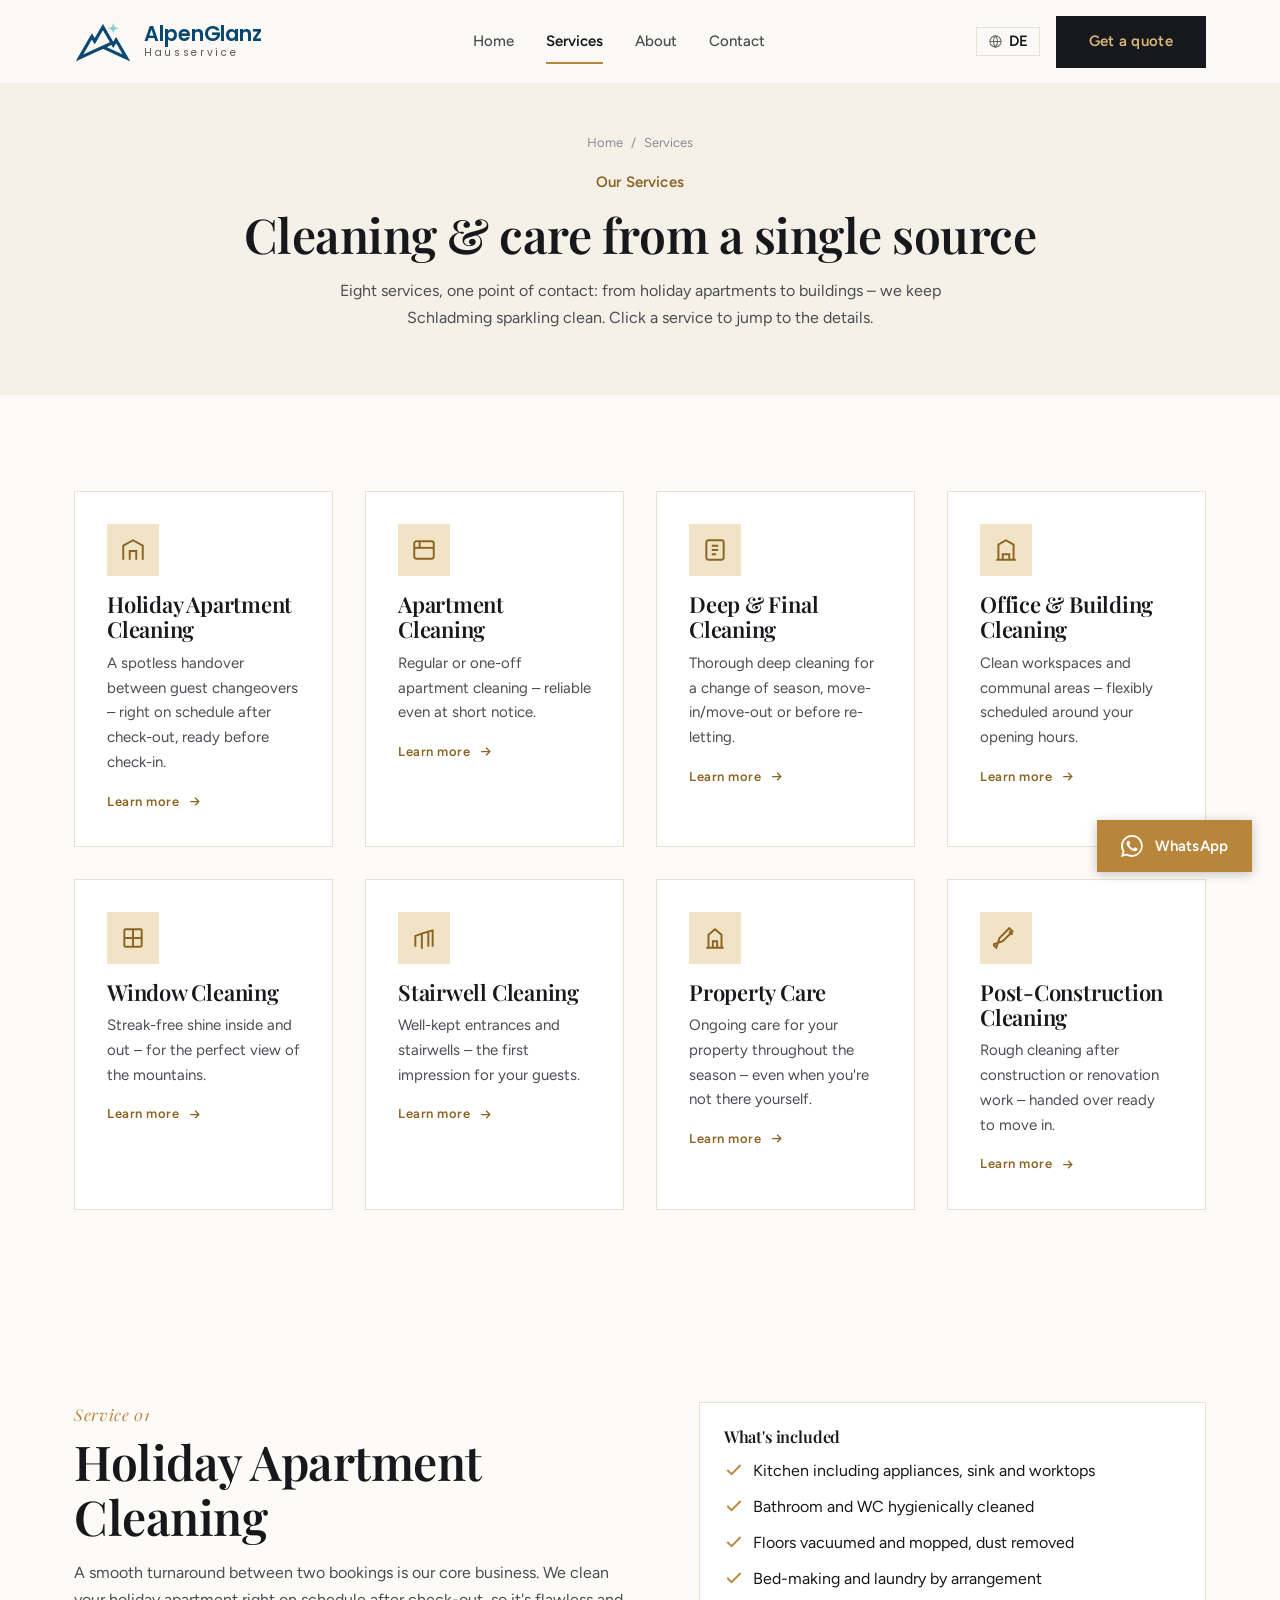
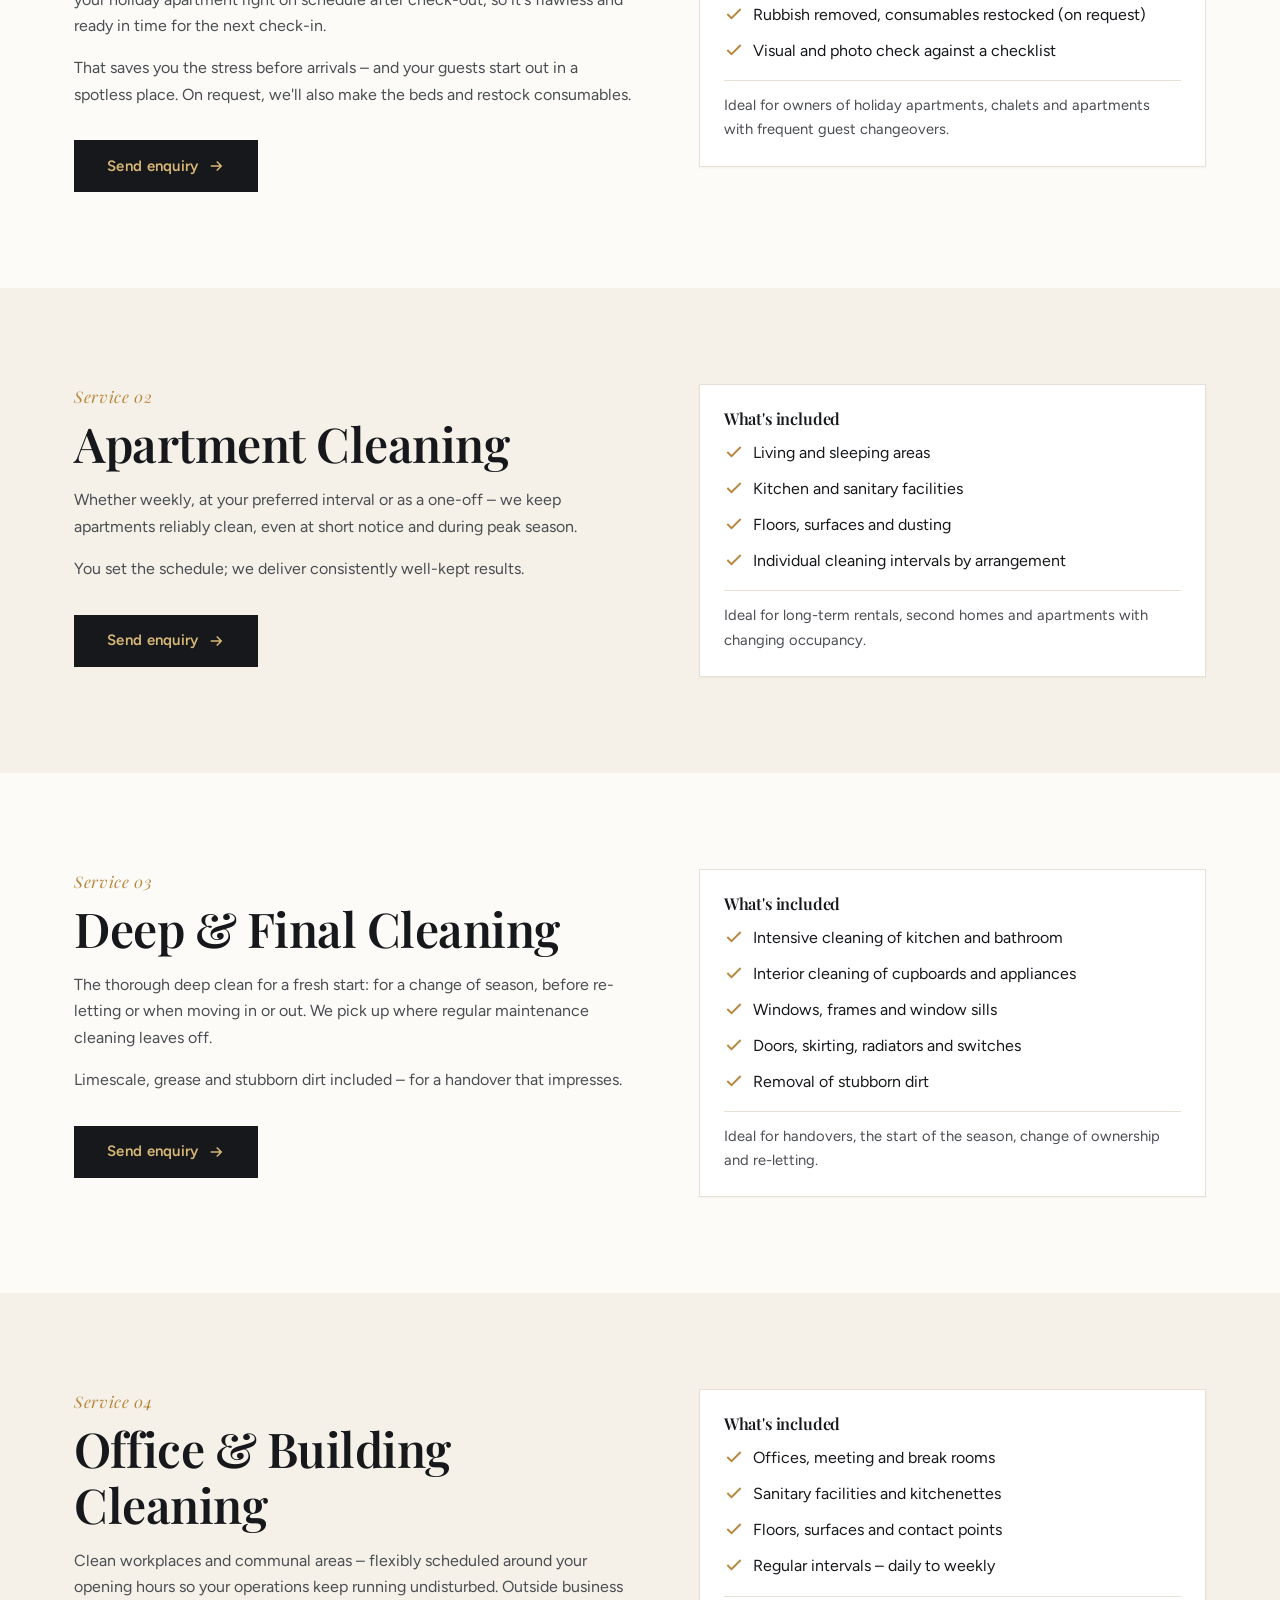
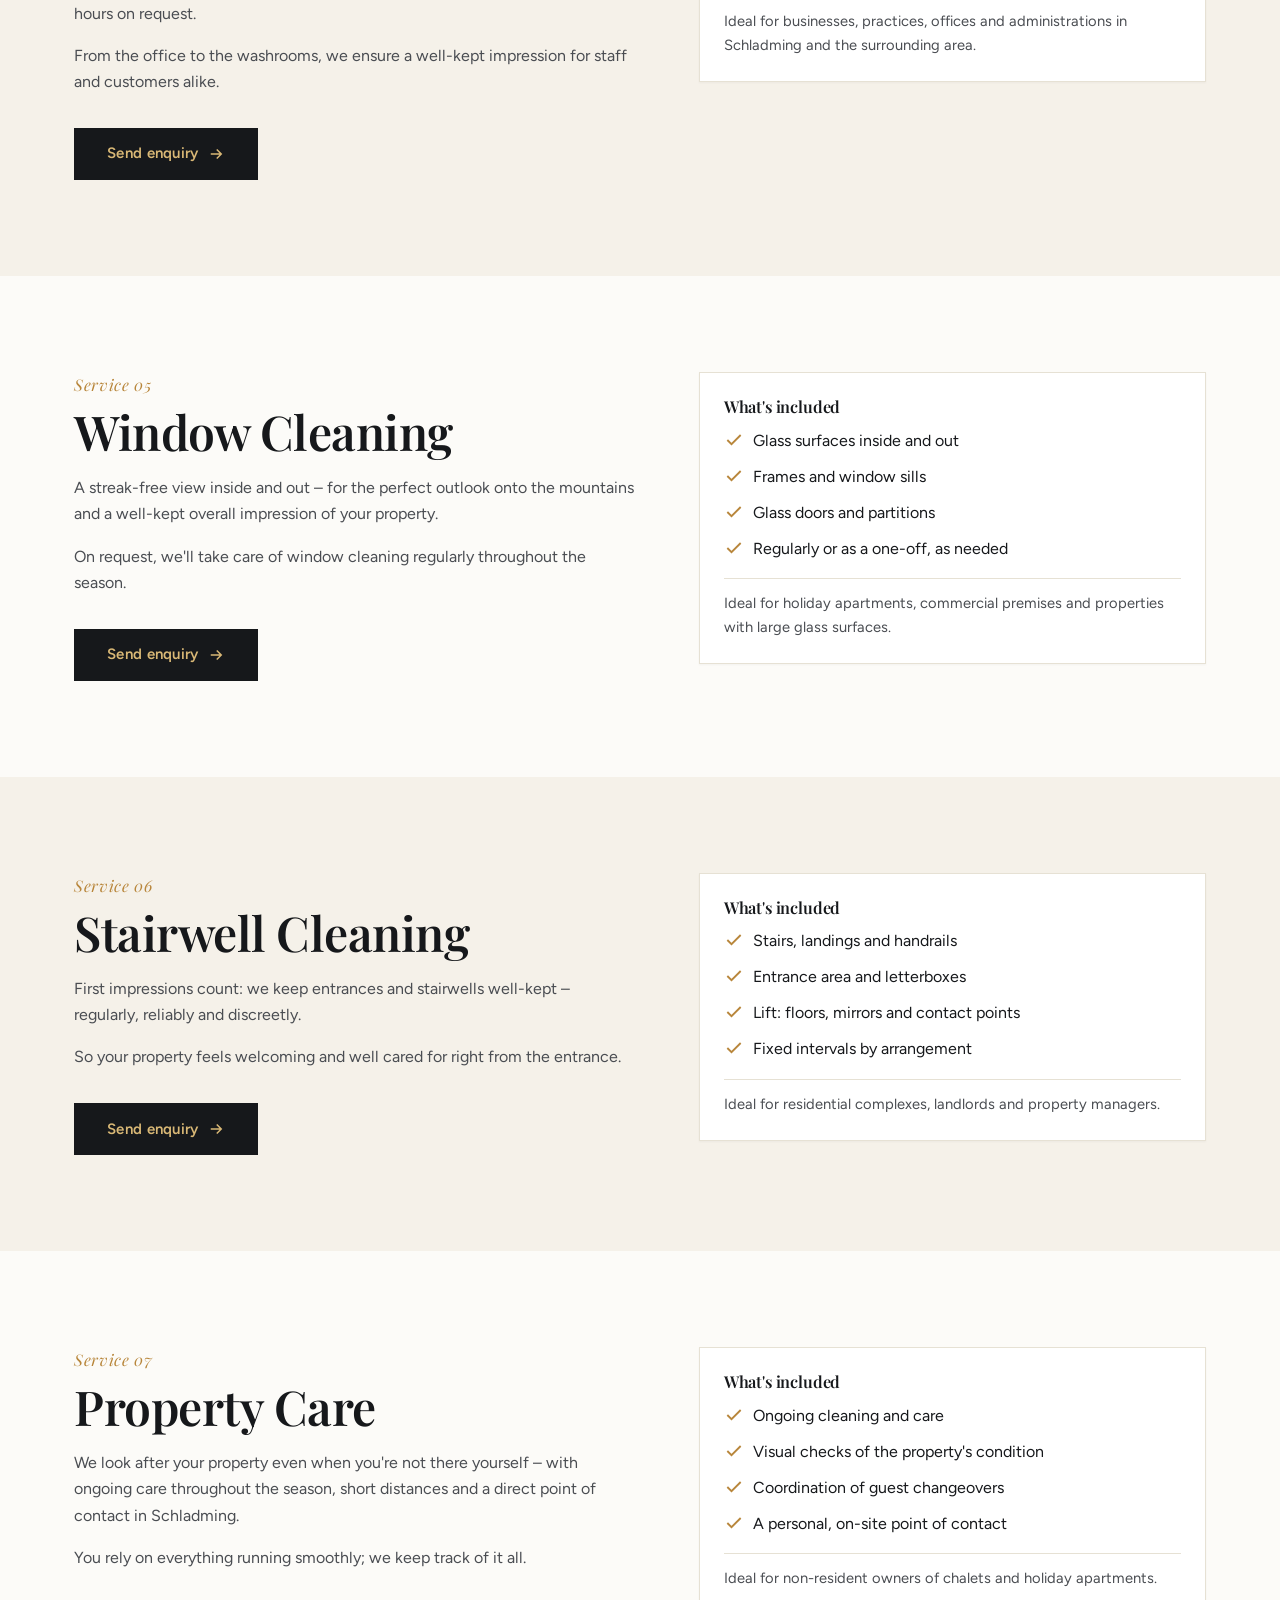
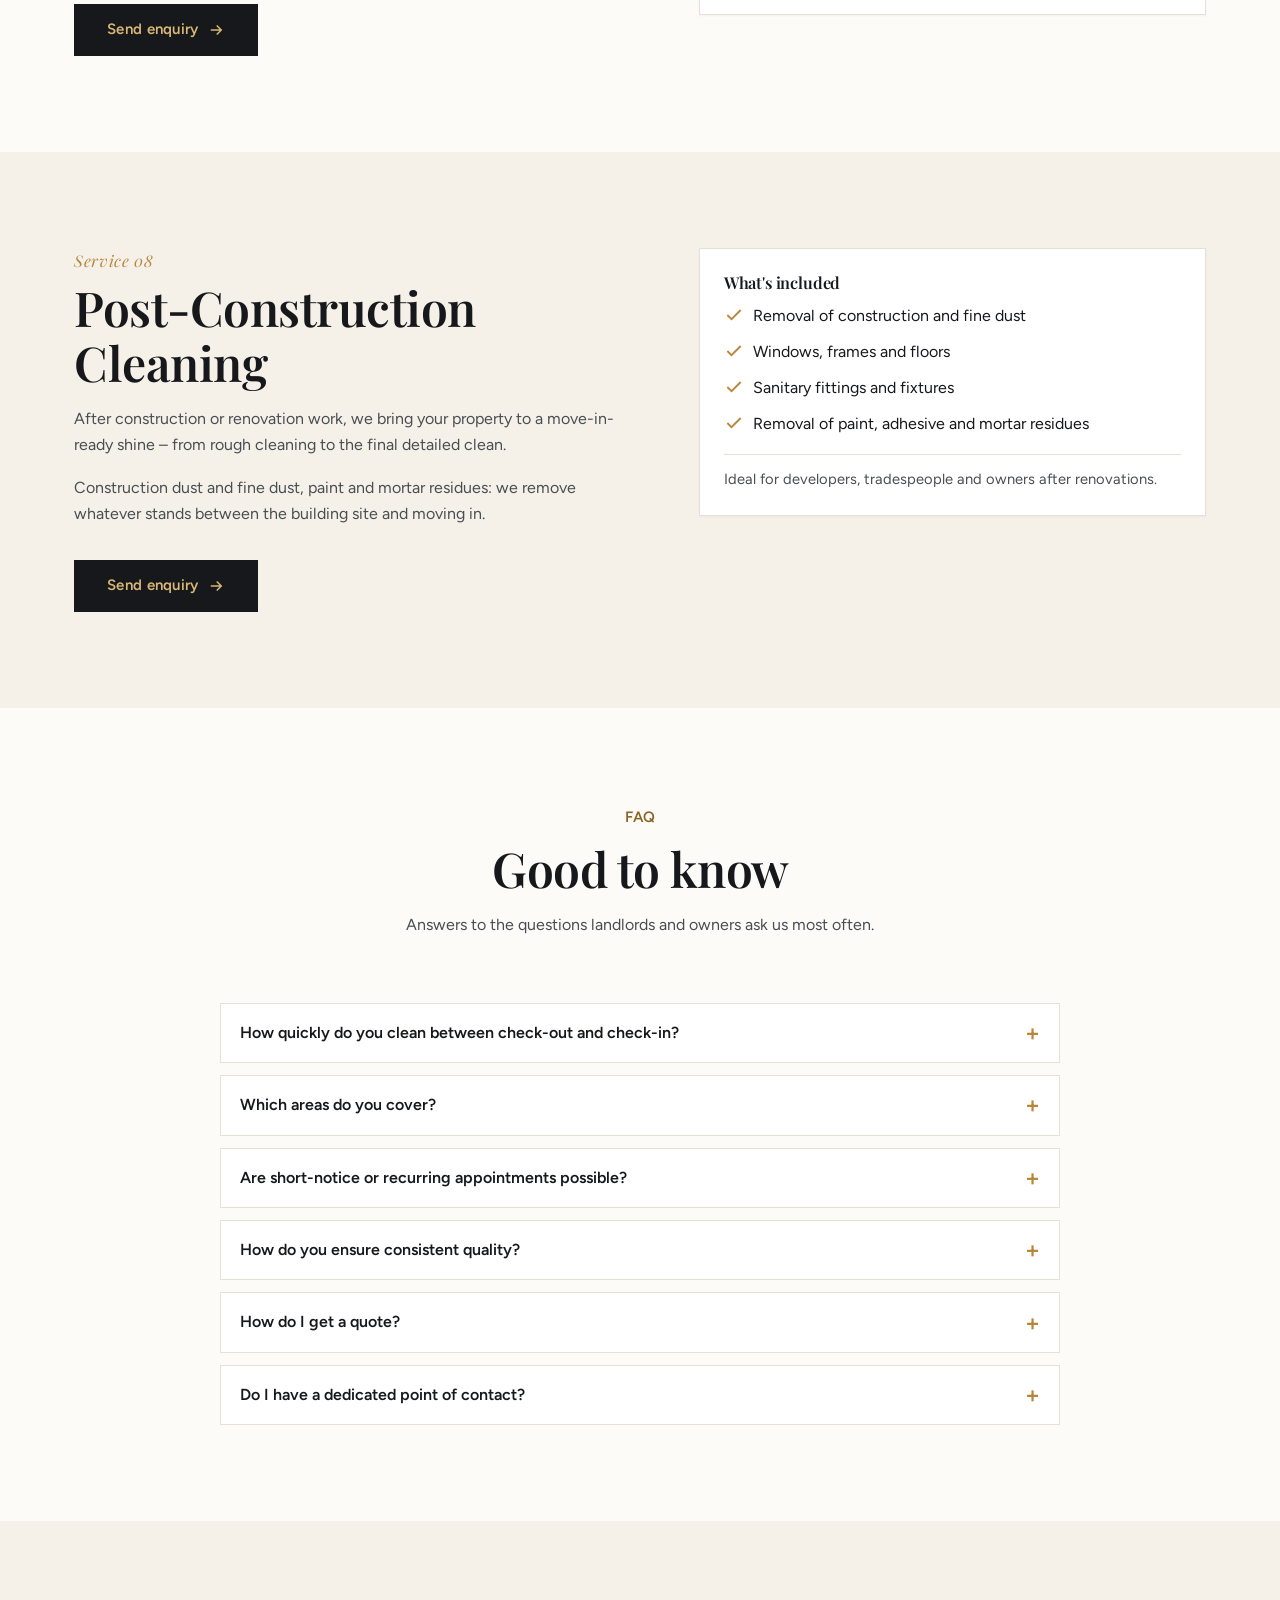
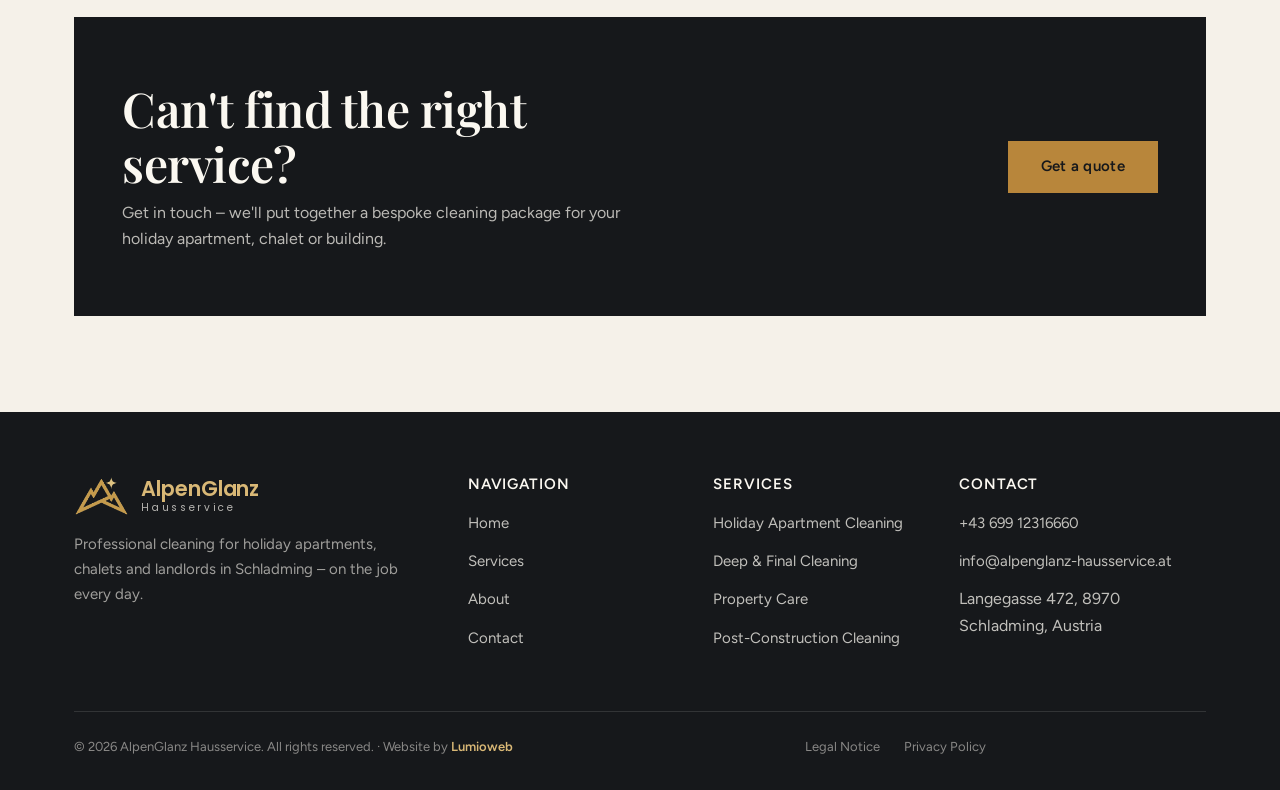
<file: en/services.html>
<!DOCTYPE html><html lang="en"><head>
<meta charset="UTF-8">
<meta name="viewport" content="width=device-width, initial-scale=1">
<title>Services — AlpenGlanz Hausservice Schladming</title>
<meta name="description" content="Holiday apartment cleaning, deep &amp; final cleaning, office &amp; building cleaning, window cleaning, stairwell cleaning, property care and post-construction cleaning in Schladming.">
<link rel="canonical" href="https://alpenglanz-hausservice.at/en/services">
<link rel="alternate" hreflang="de-at" href="https://alpenglanz-hausservice.at/leistungen">
<link rel="alternate" hreflang="en" href="https://alpenglanz-hausservice.at/en/services">
<link rel="alternate" hreflang="x-default" href="https://alpenglanz-hausservice.at/leistungen">
<meta property="og:type" content="website">
<meta property="og:site_name" content="AlpenGlanz Hausservice">
<meta property="og:locale" content="en_GB">
<meta property="og:title" content="Services — AlpenGlanz Hausservice Schladming">
<meta property="og:description" content="From holiday apartment cleaning to property care: eight services, one point of contact in Schladming.">
<meta property="og:url" content="https://alpenglanz-hausservice.at/en/services">
<meta property="og:image" content="https://alpenglanz-hausservice.at/videos/hero-poster.jpg">
<meta property="og:image:width" content="1280">
<meta property="og:image:height" content="720">
<meta name="twitter:card" content="summary_large_image">
<meta name="twitter:title" content="Services — AlpenGlanz Hausservice Schladming">
<meta name="twitter:description" content="From holiday apartment cleaning to property care: eight services, one point of contact in Schladming.">
<meta name="twitter:image" content="https://alpenglanz-hausservice.at/videos/hero-poster.jpg">
<link rel="icon" type="image/png" href="../images/favicon.png">
<link rel="apple-touch-icon" href="../images/apple-touch-icon.png">
<link rel="preconnect" href="https://fonts.googleapis.com">
<link rel="preconnect" href="https://fonts.gstatic.com" crossorigin="">
<link rel="stylesheet" href="https://fonts.googleapis.com/css2?family=Figtree:wght@300;400;500;600;700&amp;family=Playfair+Display:ital,wght@0,500;0,600;0,700;1,500&amp;family=Poppins:wght@400;500;600&amp;display=swap">
<link rel="stylesheet" href="../css/style.css?v=25">
<style>
  /* Services – detail sections & FAQ (Phase 2) */
  .svc-detail{scroll-margin-top:96px;}
  .svc-grid{display:grid;grid-template-columns:1.05fr .95fr;gap:var(--space-8,3rem);align-items:start;}
  @media(max-width:820px){.svc-grid{grid-template-columns:1fr;gap:var(--space-5,1.5rem);}}
  .svc-num{font-family:"Playfair Display",serif;font-style:italic;color:var(--color-gold,#b8892b);letter-spacing:.04em;margin:0 0 .35rem;}
  .svc-panel{background:var(--color-surface,#fff);border:1px solid var(--color-border,rgba(20,24,30,.10));border-radius:var(--radius-lg,18px);padding:var(--space-5,1.6rem);box-shadow:0 1px 2px rgba(20,24,30,.04);}
  .svc-panel h3{margin:0 0 var(--space-3,1rem);font-size:1.02rem;}
  .svc-check{list-style:none;padding:0;margin:0;display:grid;gap:.6rem;}
  .svc-check li{display:flex;gap:.6rem;align-items:flex-start;}
  .svc-check svg{flex:none;margin-top:2px;color:var(--color-gold,#b8892b);}
  .svc-ideal{margin:var(--space-4,1.2rem) 0 0;padding-top:var(--space-3,1rem);border-top:1px solid var(--color-border,rgba(20,24,30,.08));font-size:.92rem;color:var(--color-ink-soft,#5c6066);}
  .faq-list{max-width:840px;margin:var(--space-6,2rem) auto 0;display:grid;gap:.75rem;}
  .faq-item{border:1px solid var(--color-border,rgba(20,24,30,.12));border-radius:var(--radius-md,14px);background:var(--color-surface,#fff);overflow:hidden;}
  .faq-item summary{cursor:pointer;padding:1rem 1.2rem;font-weight:600;list-style:none;display:flex;justify-content:space-between;gap:1rem;align-items:center;}
  .faq-item summary::-webkit-details-marker{display:none;}
  .faq-item summary::after{content:"+";font-size:1.5rem;line-height:1;color:var(--color-gold,#b8892b);flex:none;}
  .faq-item[open] summary::after{content:"\2013";}
  .faq-item .faq-a{padding:0 1.2rem 1.1rem;color:var(--color-ink-soft,#5c6066);}
</style>
<script type="application/ld+json">
{
  "@context": "https://schema.org",
  "@graph": [
    {
      "@type": "CleaningService",
      "@id": "https://alpenglanz-hausservice.at/#business",
      "name": "AlpenGlanz Hausservice OG",
      "alternateName": "AlpenGlanz Hausservice",
      "url": "https://alpenglanz-hausservice.at/",
      "image": "https://alpenglanz-hausservice.at/videos/hero-poster.jpg",
      "logo": "https://alpenglanz-hausservice.at/images/logo-icon.png",
      "telephone": "+43 699 12316660",
      "email": "info@alpenglanz-hausservice.at",
      "vatID": "ATU83051689",
      "description": "Professional cleaning in Schladming for holiday apartments, chalets, apartments and landlords – reliable, discreet and right on schedule.",
      "address": {
        "@type": "PostalAddress",
        "streetAddress": "Langegasse 472",
        "postalCode": "8970",
        "addressLocality": "Schladming",
        "addressRegion": "Steiermark",
        "addressCountry": "AT"
      },
      "geo": {
        "@type": "GeoCoordinates",
        "latitude": 47.3389568,
        "longitude": 13.7024496
      },
      "areaServed": [
        {
          "@type": "City",
          "name": "Schladming"
        },
        {
          "@type": "City",
          "name": "Ramsau am Dachstein"
        },
        {
          "@type": "City",
          "name": "Rohrmoos"
        },
        {
          "@type": "City",
          "name": "Haus im Ennstal"
        },
        {
          "@type": "City",
          "name": "Gröbming"
        },
        {
          "@type": "City",
          "name": "Pichl"
        }
      ],
      "knowsLanguage": [
        "de-AT"
      ],
      "hasOfferCatalog": {
        "@type": "OfferCatalog",
        "name": "Cleaning services",
        "itemListElement": [
          {
            "@type": "Offer",
            "itemOffered": {
              "@type": "Service",
              "name": "Holiday Apartment Cleaning",
              "description": "A spotless handover between guest changeovers – right on schedule after check-out, ready before check-in."
            }
          },
          {
            "@type": "Offer",
            "itemOffered": {
              "@type": "Service",
              "name": "Apartment Cleaning",
              "description": "Regular or one-off apartment cleaning – reliable even at short notice."
            }
          },
          {
            "@type": "Offer",
            "itemOffered": {
              "@type": "Service",
              "name": "Deep & Final Cleaning",
              "description": "Thorough deep cleaning for a change of season, move-in/move-out or before re-letting."
            }
          },
          {
            "@type": "Offer",
            "itemOffered": {
              "@type": "Service",
              "name": "Office & Building Cleaning",
              "description": "Clean workspaces and communal areas – flexibly scheduled around your opening hours."
            }
          },
          {
            "@type": "Offer",
            "itemOffered": {
              "@type": "Service",
              "name": "Window Cleaning",
              "description": "Streak-free shine inside and out – for the perfect view of the mountains."
            }
          },
          {
            "@type": "Offer",
            "itemOffered": {
              "@type": "Service",
              "name": "Stairwell Cleaning",
              "description": "Well-kept entrances and stairwells – the first impression for your guests."
            }
          },
          {
            "@type": "Offer",
            "itemOffered": {
              "@type": "Service",
              "name": "Property Care",
              "description": "Ongoing care for your property throughout the season – even when you're not there yourself."
            }
          },
          {
            "@type": "Offer",
            "itemOffered": {
              "@type": "Service",
              "name": "Post-Construction Cleaning",
              "description": "Rough cleaning after construction or renovation work – handed over ready to move in."
            }
          }
        ]
      },
      "hasMap": "https://www.google.com/maps?cid=9509701394865130927",
      "sameAs": [
        "https://www.google.com/maps?cid=9509701394865130927"
      ]
    },
    {
      "@type": "BreadcrumbList",
      "itemListElement": [
        {
          "@type": "ListItem",
          "position": 1,
          "name": "Home",
          "item": "https://alpenglanz-hausservice.at/en/"
        },
        {
          "@type": "ListItem",
          "position": 2,
          "name": "Services",
          "item": "https://alpenglanz-hausservice.at/en/services"
        }
      ]
    },
    {
      "@type": "FAQPage",
      "mainEntity": [
        {
          "@type": "Question",
          "name": "How quickly do you clean between check-out and check-in?",
          "acceptedAnswer": {
            "@type": "Answer",
            "text": "We schedule the turnaround precisely and clean within the window between your guests' departure and arrival. Tell us your handover times – we'll work around them."
          }
        },
        {
          "@type": "Question",
          "name": "Which areas do you cover?",
          "acceptedAnswer": {
            "@type": "Answer",
            "text": "In Schladming and the surrounding area – including Ramsau am Dachstein, Rohrmoos, Haus im Ennstal, Gröbming and Pichl. Just ask about your location."
          }
        },
        {
          "@type": "Question",
          "name": "Are short-notice or recurring appointments possible?",
          "acceptedAnswer": {
            "@type": "Answer",
            "text": "Yes. We take on one-off jobs as well as ongoing care throughout the season, adapting to your calendar."
          }
        },
        {
          "@type": "Question",
          "name": "How do you ensure consistent quality?",
          "acceptedAnswer": {
            "@type": "Answer",
            "text": "We work to fixed checklists and, on request, document the handover with photos – for reliable results on every visit."
          }
        },
        {
          "@type": "Question",
          "name": "How do I get a quote?",
          "acceptedAnswer": {
            "@type": "Answer",
            "text": "Just describe your property, its size and the service you need – via the contact form, by email or WhatsApp. We'll get back to you promptly with a tailored quote."
          }
        },
        {
          "@type": "Question",
          "name": "Do I have a dedicated point of contact?",
          "acceptedAnswer": {
            "@type": "Answer",
            "text": "Yes. As a Schladming-based business, the owners look after you personally – no call centre, no runaround."
          }
        }
      ]
    }
  ]
}
</script>
</head>
<body>
<a class="skip-link" href="#main">Skip to content</a>

<header class="site-header">
  <div class="nav-inner">
    <a href="index.html" class="brand">
      <img src="../images/logo-icon.png" alt="" class="brand-mark" width="398" height="288">
      <span class="brand-text"><span class="brand-name">AlpenGlanz</span><small>Hausservice</small></span>
    </a>
    <nav class="nav-links" id="nav-links">
      <a href="index.html" data-nav="index.html">Home</a>
      <a href="services.html" data-nav="services.html">Services</a>
      <a href="about.html" data-nav="about.html">About</a>
      <a href="contact.html" data-nav="contact.html">Contact</a>
      <a href="contact.html" class="btn btn-primary nav-mobile-cta">Get a quote</a>
    </nav>
    <div class="nav-cta">
      <a href="../leistungen.html" class="lang-switch" hreflang="de" aria-label="Switch to the German version"><svg viewBox="0 0 24 24" width="15" height="15" fill="none" stroke="currentColor" stroke-width="1.7" aria-hidden="true"><circle cx="12" cy="12" r="9"></circle><path d="M3 12h18"></path><path d="M12 3a14 14 0 0 1 0 18 14 14 0 0 1 0-18z"></path></svg>DE</a>
      <a href="contact.html" class="btn btn-primary desktop-only">Get a quote</a>
      <button class="nav-toggle" id="nav-toggle" aria-label="Open menu" aria-expanded="false" aria-controls="nav-links">
        <span></span>
      </button>
    </div>
  </div>
</header>

<main id="main">

  <section class="page-hero">
    <div class="container">
      <div class="breadcrumb" data-reveal=""><a href="index.html">Home</a><span>/</span><span data-cms="en-services-1">Services</span></div>
      <p class="eyebrow" data-reveal="" data-cms="en-services-2">Our Services</p>
      <h1 data-reveal="" data-cms="en-services-3">Cleaning &amp; care from a single source</h1>
      <p class="mx-auto" data-reveal="" style="transition-delay:80ms;" data-cms="en-services-4">Eight services, one point of contact: from holiday apartments to buildings – we keep Schladming sparkling clean. Click a service to jump to the details.</p>
    </div>
  </section>

  <section class="section">
    <div class="container">
      <div class="grid grid-4" data-reveal-group="">

        <article class="card" data-reveal="">
          <div class="card-icon">
            <svg viewBox="0 0 24 24" fill="none" stroke="currentColor" stroke-width="1.8"><path d="M3 21V8l9-5 9 5v13"></path><path d="M9 21v-8h6v8"></path></svg>
          </div>
          <h3 data-cms="en-services-5">Holiday Apartment Cleaning</h3>
          <p data-cms="en-services-6">A spotless handover between guest changeovers – right on schedule after check-out, ready before check-in.</p>
          <a href="#ferienwohnungsreinigung" class="card-link">Learn more <svg viewBox="0 0 24 24" fill="none" stroke="currentColor" stroke-width="2"><path d="M5 12h14M13 6l6 6-6 6"></path></svg></a>
        </article>

        <article class="card" data-reveal="">
          <div class="card-icon">
            <svg viewBox="0 0 24 24" fill="none" stroke="currentColor" stroke-width="1.8"><rect x="3" y="4" width="18" height="16" rx="2"></rect><path d="M3 10h18"></path><path d="M8 4v6"></path></svg>
          </div>
          <h3 data-cms="en-services-7">Apartment Cleaning</h3>
          <p data-cms="en-services-8">Regular or one-off apartment cleaning – reliable even at short notice.</p>
          <a href="#apartmentreinigung" class="card-link">Learn more <svg viewBox="0 0 24 24" fill="none" stroke="currentColor" stroke-width="2"><path d="M5 12h14M13 6l6 6-6 6"></path></svg></a>
        </article>

        <article class="card" data-reveal="">
          <div class="card-icon">
            <svg viewBox="0 0 24 24" fill="none" stroke="currentColor" stroke-width="1.8"><rect x="4" y="3" width="16" height="18" rx="2"></rect><path d="M9 8h6M9 12h6M9 16h4"></path></svg>
          </div>
          <h3 data-cms="en-services-9">Deep &amp; Final Cleaning</h3>
          <p data-cms="en-services-10">Thorough deep cleaning for a change of season, move-in/move-out or before re-letting.</p>
          <a href="#grund-endreinigung" class="card-link">Learn more <svg viewBox="0 0 24 24" fill="none" stroke="currentColor" stroke-width="2"><path d="M5 12h14M13 6l6 6-6 6"></path></svg></a>
        </article>

        <article class="card" data-reveal="">
          <div class="card-icon">
            <svg viewBox="0 0 24 24" fill="none" stroke="currentColor" stroke-width="1.8"><path d="M3 21h18M5 21V7l7-4 7 4v14"></path><path d="M9 21v-5h6v5"></path><path d="M9 11h.01M15 11h.01M9 15h.01M15 15h.01"></path></svg>
          </div>
          <h3 data-cms="en-services-11">Office &amp; Building Cleaning</h3>
          <p data-cms="en-services-12">Clean workspaces and communal areas – flexibly scheduled around your opening hours.</p>
          <a href="#buero-gebaeudereinigung" class="card-link">Learn more <svg viewBox="0 0 24 24" fill="none" stroke="currentColor" stroke-width="2"><path d="M5 12h14M13 6l6 6-6 6"></path></svg></a>
        </article>

        <article class="card" data-reveal="">
          <div class="card-icon">
            <svg viewBox="0 0 24 24" fill="none" stroke="currentColor" stroke-width="1.8"><rect x="4" y="4" width="16" height="16" rx="1"></rect><path d="M12 4v16M4 12h16"></path></svg>
          </div>
          <h3 data-cms="en-services-13">Window Cleaning</h3>
          <p data-cms="en-services-14">Streak-free shine inside and out – for the perfect view of the mountains.</p>
          <a href="#fensterreinigung" class="card-link">Learn more <svg viewBox="0 0 24 24" fill="none" stroke="currentColor" stroke-width="2"><path d="M5 12h14M13 6l6 6-6 6"></path></svg></a>
        </article>

        <article class="card" data-reveal="">
          <div class="card-icon">
            <svg viewBox="0 0 24 24" fill="none" stroke="currentColor" stroke-width="1.8"><path d="M4 20V10l6-2v14M10 8l6-2v14M16 6l4-1v15"></path></svg>
          </div>
          <h3 data-cms="en-services-15">Stairwell Cleaning</h3>
          <p data-cms="en-services-16">Well-kept entrances and stairwells – the first impression for your guests.</p>
          <a href="#stiegenhausreinigung" class="card-link">Learn more <svg viewBox="0 0 24 24" fill="none" stroke="currentColor" stroke-width="2"><path d="M5 12h14M13 6l6 6-6 6"></path></svg></a>
        </article>

        <article class="card" data-reveal="">
          <div class="card-icon">
            <svg viewBox="0 0 24 24" fill="none" stroke="currentColor" stroke-width="1.8"><path d="M4 21h16M6 21V9l6-5 6 5v12M10 21v-6h4v6"></path></svg>
          </div>
          <h3 data-cms="en-services-17">Property Care</h3>
          <p data-cms="en-services-18">Ongoing care for your property throughout the season – even when you're not there yourself.</p>
          <a href="#hausbetreuung" class="card-link">Learn more <svg viewBox="0 0 24 24" fill="none" stroke="currentColor" stroke-width="2"><path d="M5 12h14M13 6l6 6-6 6"></path></svg></a>
        </article>

        <article class="card" data-reveal="">
          <div class="card-icon">
            <svg viewBox="0 0 24 24" fill="none" stroke="currentColor" stroke-width="1.8"><path d="M3 21l3-9 9-9 3 3-9 9-9 3z"></path><path d="M15 6l3 3"></path></svg>
          </div>
          <h3 data-cms="en-services-19">Post-Construction Cleaning</h3>
          <p data-cms="en-services-20">Rough cleaning after construction or renovation work – handed over ready to move in.</p>
          <a href="#bauendreinigung" class="card-link">Learn more <svg viewBox="0 0 24 24" fill="none" stroke="currentColor" stroke-width="2"><path d="M5 12h14M13 6l6 6-6 6"></path></svg></a>
        </article>

      </div>
    </div>
  </section>

  <section class="section svc-detail" id="ferienwohnungsreinigung">
    <div class="container">
      <div class="svc-grid">
        <div data-reveal="">
          <p class="svc-num" data-cms="en-services-21">Service 01</p>
          <h2 data-cms="en-services-22">Holiday Apartment Cleaning</h2>
          <p data-cms="en-services-23">A smooth turnaround between two bookings is our core business. We clean your holiday apartment right on schedule after check-out, so it's flawless and ready in time for the next check-in.</p>
          <p data-cms="en-services-24">That saves you the stress before arrivals – and your guests start out in a spotless place. On request, we'll also make the beds and restock consumables.</p>
          <a href="contact.html" class="btn btn-primary" style="margin-top:var(--space-4);">Send enquiry <svg viewBox="0 0 24 24" fill="none" stroke="currentColor" stroke-width="2"><path d="M5 12h14M13 6l6 6-6 6"></path></svg></a>
        </div>
        <div class="svc-panel" data-reveal="" style="transition-delay:100ms;">
          <h3 data-cms="en-services-25">What's included</h3>
          <ul class="svc-check">
            <li><svg width="20" height="20" viewBox="0 0 24 24" fill="none" stroke="currentColor" stroke-width="2.2" aria-hidden="true"><path d="M20 6L9 17l-5-5"></path></svg><span data-cms="en-services-26">Kitchen including appliances, sink and worktops</span></li>
            <li><svg width="20" height="20" viewBox="0 0 24 24" fill="none" stroke="currentColor" stroke-width="2.2" aria-hidden="true"><path d="M20 6L9 17l-5-5"></path></svg><span data-cms="en-services-27">Bathroom and WC hygienically cleaned</span></li>
            <li><svg width="20" height="20" viewBox="0 0 24 24" fill="none" stroke="currentColor" stroke-width="2.2" aria-hidden="true"><path d="M20 6L9 17l-5-5"></path></svg><span data-cms="en-services-28">Floors vacuumed and mopped, dust removed</span></li>
            <li><svg width="20" height="20" viewBox="0 0 24 24" fill="none" stroke="currentColor" stroke-width="2.2" aria-hidden="true"><path d="M20 6L9 17l-5-5"></path></svg><span data-cms="en-services-29">Bed-making and laundry by arrangement</span></li>
            <li><svg width="20" height="20" viewBox="0 0 24 24" fill="none" stroke="currentColor" stroke-width="2.2" aria-hidden="true"><path d="M20 6L9 17l-5-5"></path></svg><span data-cms="en-services-30">Rubbish removed, consumables restocked (on request)</span></li>
            <li><svg width="20" height="20" viewBox="0 0 24 24" fill="none" stroke="currentColor" stroke-width="2.2" aria-hidden="true"><path d="M20 6L9 17l-5-5"></path></svg><span data-cms="en-services-31">Visual and photo check against a checklist</span></li>
          </ul>
          <p class="svc-ideal" data-cms="en-services-32">Ideal for owners of holiday apartments, chalets and apartments with frequent guest changeovers.</p>
        </div>
      </div>
    </div>
  </section>

  <section class="section section-alt svc-detail" id="apartmentreinigung">
    <div class="container">
      <div class="svc-grid">
        <div data-reveal="">
          <p class="svc-num" data-cms="en-services-33">Service 02</p>
          <h2 data-cms="en-services-34">Apartment Cleaning</h2>
          <p data-cms="en-services-35">Whether weekly, at your preferred interval or as a one-off – we keep apartments reliably clean, even at short notice and during peak season.</p>
          <p data-cms="en-services-36">You set the schedule; we deliver consistently well-kept results.</p>
          <a href="contact.html" class="btn btn-primary" style="margin-top:var(--space-4);">Send enquiry <svg viewBox="0 0 24 24" fill="none" stroke="currentColor" stroke-width="2"><path d="M5 12h14M13 6l6 6-6 6"></path></svg></a>
        </div>
        <div class="svc-panel" data-reveal="" style="transition-delay:100ms;">
          <h3 data-cms="en-services-37">What's included</h3>
          <ul class="svc-check">
            <li><svg width="20" height="20" viewBox="0 0 24 24" fill="none" stroke="currentColor" stroke-width="2.2" aria-hidden="true"><path d="M20 6L9 17l-5-5"></path></svg><span data-cms="en-services-38">Living and sleeping areas</span></li>
            <li><svg width="20" height="20" viewBox="0 0 24 24" fill="none" stroke="currentColor" stroke-width="2.2" aria-hidden="true"><path d="M20 6L9 17l-5-5"></path></svg><span data-cms="en-services-39">Kitchen and sanitary facilities</span></li>
            <li><svg width="20" height="20" viewBox="0 0 24 24" fill="none" stroke="currentColor" stroke-width="2.2" aria-hidden="true"><path d="M20 6L9 17l-5-5"></path></svg><span data-cms="en-services-40">Floors, surfaces and dusting</span></li>
            <li><svg width="20" height="20" viewBox="0 0 24 24" fill="none" stroke="currentColor" stroke-width="2.2" aria-hidden="true"><path d="M20 6L9 17l-5-5"></path></svg><span data-cms="en-services-41">Individual cleaning intervals by arrangement</span></li>
          </ul>
          <p class="svc-ideal" data-cms="en-services-42">Ideal for long-term rentals, second homes and apartments with changing occupancy.</p>
        </div>
      </div>
    </div>
  </section>

  <section class="section svc-detail" id="grund-endreinigung">
    <div class="container">
      <div class="svc-grid">
        <div data-reveal="">
          <p class="svc-num" data-cms="en-services-43">Service 03</p>
          <h2 data-cms="en-services-44">Deep &amp; Final Cleaning</h2>
          <p data-cms="en-services-45">The thorough deep clean for a fresh start: for a change of season, before re-letting or when moving in or out. We pick up where regular maintenance cleaning leaves off.</p>
          <p data-cms="en-services-46">Limescale, grease and stubborn dirt included – for a handover that impresses.</p>
          <a href="contact.html" class="btn btn-primary" style="margin-top:var(--space-4);">Send enquiry <svg viewBox="0 0 24 24" fill="none" stroke="currentColor" stroke-width="2"><path d="M5 12h14M13 6l6 6-6 6"></path></svg></a>
        </div>
        <div class="svc-panel" data-reveal="" style="transition-delay:100ms;">
          <h3 data-cms="en-services-47">What's included</h3>
          <ul class="svc-check">
            <li><svg width="20" height="20" viewBox="0 0 24 24" fill="none" stroke="currentColor" stroke-width="2.2" aria-hidden="true"><path d="M20 6L9 17l-5-5"></path></svg><span data-cms="en-services-48">Intensive cleaning of kitchen and bathroom</span></li>
            <li><svg width="20" height="20" viewBox="0 0 24 24" fill="none" stroke="currentColor" stroke-width="2.2" aria-hidden="true"><path d="M20 6L9 17l-5-5"></path></svg><span data-cms="en-services-49">Interior cleaning of cupboards and appliances</span></li>
            <li><svg width="20" height="20" viewBox="0 0 24 24" fill="none" stroke="currentColor" stroke-width="2.2" aria-hidden="true"><path d="M20 6L9 17l-5-5"></path></svg><span data-cms="en-services-50">Windows, frames and window sills</span></li>
            <li><svg width="20" height="20" viewBox="0 0 24 24" fill="none" stroke="currentColor" stroke-width="2.2" aria-hidden="true"><path d="M20 6L9 17l-5-5"></path></svg><span data-cms="en-services-51">Doors, skirting, radiators and switches</span></li>
            <li><svg width="20" height="20" viewBox="0 0 24 24" fill="none" stroke="currentColor" stroke-width="2.2" aria-hidden="true"><path d="M20 6L9 17l-5-5"></path></svg><span data-cms="en-services-52">Removal of stubborn dirt</span></li>
          </ul>
          <p class="svc-ideal" data-cms="en-services-53">Ideal for handovers, the start of the season, change of ownership and re-letting.</p>
        </div>
      </div>
    </div>
  </section>

  <section class="section section-alt svc-detail" id="buero-gebaeudereinigung">
    <div class="container">
      <div class="svc-grid">
        <div data-reveal="">
          <p class="svc-num" data-cms="en-services-54">Service 04</p>
          <h2 data-cms="en-services-55">Office &amp; Building Cleaning</h2>
          <p data-cms="en-services-56">Clean workplaces and communal areas – flexibly scheduled around your opening hours so your operations keep running undisturbed. Outside business hours on request.</p>
          <p data-cms="en-services-57">From the office to the washrooms, we ensure a well-kept impression for staff and customers alike.</p>
          <a href="contact.html" class="btn btn-primary" style="margin-top:var(--space-4);">Send enquiry <svg viewBox="0 0 24 24" fill="none" stroke="currentColor" stroke-width="2"><path d="M5 12h14M13 6l6 6-6 6"></path></svg></a>
        </div>
        <div class="svc-panel" data-reveal="" style="transition-delay:100ms;">
          <h3 data-cms="en-services-58">What's included</h3>
          <ul class="svc-check">
            <li><svg width="20" height="20" viewBox="0 0 24 24" fill="none" stroke="currentColor" stroke-width="2.2" aria-hidden="true"><path d="M20 6L9 17l-5-5"></path></svg><span data-cms="en-services-59">Offices, meeting and break rooms</span></li>
            <li><svg width="20" height="20" viewBox="0 0 24 24" fill="none" stroke="currentColor" stroke-width="2.2" aria-hidden="true"><path d="M20 6L9 17l-5-5"></path></svg><span data-cms="en-services-60">Sanitary facilities and kitchenettes</span></li>
            <li><svg width="20" height="20" viewBox="0 0 24 24" fill="none" stroke="currentColor" stroke-width="2.2" aria-hidden="true"><path d="M20 6L9 17l-5-5"></path></svg><span data-cms="en-services-61">Floors, surfaces and contact points</span></li>
            <li><svg width="20" height="20" viewBox="0 0 24 24" fill="none" stroke="currentColor" stroke-width="2.2" aria-hidden="true"><path d="M20 6L9 17l-5-5"></path></svg><span data-cms="en-services-62">Regular intervals – daily to weekly</span></li>
          </ul>
          <p class="svc-ideal" data-cms="en-services-63">Ideal for businesses, practices, offices and administrations in Schladming and the surrounding area.</p>
        </div>
      </div>
    </div>
  </section>

  <section class="section svc-detail" id="fensterreinigung">
    <div class="container">
      <div class="svc-grid">
        <div data-reveal="">
          <p class="svc-num" data-cms="en-services-64">Service 05</p>
          <h2 data-cms="en-services-65">Window Cleaning</h2>
          <p data-cms="en-services-66">A streak-free view inside and out – for the perfect outlook onto the mountains and a well-kept overall impression of your property.</p>
          <p data-cms="en-services-67">On request, we'll take care of window cleaning regularly throughout the season.</p>
          <a href="contact.html" class="btn btn-primary" style="margin-top:var(--space-4);">Send enquiry <svg viewBox="0 0 24 24" fill="none" stroke="currentColor" stroke-width="2"><path d="M5 12h14M13 6l6 6-6 6"></path></svg></a>
        </div>
        <div class="svc-panel" data-reveal="" style="transition-delay:100ms;">
          <h3 data-cms="en-services-68">What's included</h3>
          <ul class="svc-check">
            <li><svg width="20" height="20" viewBox="0 0 24 24" fill="none" stroke="currentColor" stroke-width="2.2" aria-hidden="true"><path d="M20 6L9 17l-5-5"></path></svg><span data-cms="en-services-69">Glass surfaces inside and out</span></li>
            <li><svg width="20" height="20" viewBox="0 0 24 24" fill="none" stroke="currentColor" stroke-width="2.2" aria-hidden="true"><path d="M20 6L9 17l-5-5"></path></svg><span data-cms="en-services-70">Frames and window sills</span></li>
            <li><svg width="20" height="20" viewBox="0 0 24 24" fill="none" stroke="currentColor" stroke-width="2.2" aria-hidden="true"><path d="M20 6L9 17l-5-5"></path></svg><span data-cms="en-services-71">Glass doors and partitions</span></li>
            <li><svg width="20" height="20" viewBox="0 0 24 24" fill="none" stroke="currentColor" stroke-width="2.2" aria-hidden="true"><path d="M20 6L9 17l-5-5"></path></svg><span data-cms="en-services-72">Regularly or as a one-off, as needed</span></li>
          </ul>
          <p class="svc-ideal" data-cms="en-services-73">Ideal for holiday apartments, commercial premises and properties with large glass surfaces.</p>
        </div>
      </div>
    </div>
  </section>

  <section class="section section-alt svc-detail" id="stiegenhausreinigung">
    <div class="container">
      <div class="svc-grid">
        <div data-reveal="">
          <p class="svc-num" data-cms="en-services-74">Service 06</p>
          <h2 data-cms="en-services-75">Stairwell Cleaning</h2>
          <p data-cms="en-services-76">First impressions count: we keep entrances and stairwells well-kept – regularly, reliably and discreetly.</p>
          <p data-cms="en-services-77">So your property feels welcoming and well cared for right from the entrance.</p>
          <a href="contact.html" class="btn btn-primary" style="margin-top:var(--space-4);">Send enquiry <svg viewBox="0 0 24 24" fill="none" stroke="currentColor" stroke-width="2"><path d="M5 12h14M13 6l6 6-6 6"></path></svg></a>
        </div>
        <div class="svc-panel" data-reveal="" style="transition-delay:100ms;">
          <h3 data-cms="en-services-78">What's included</h3>
          <ul class="svc-check">
            <li><svg width="20" height="20" viewBox="0 0 24 24" fill="none" stroke="currentColor" stroke-width="2.2" aria-hidden="true"><path d="M20 6L9 17l-5-5"></path></svg><span data-cms="en-services-79">Stairs, landings and handrails</span></li>
            <li><svg width="20" height="20" viewBox="0 0 24 24" fill="none" stroke="currentColor" stroke-width="2.2" aria-hidden="true"><path d="M20 6L9 17l-5-5"></path></svg><span data-cms="en-services-80">Entrance area and letterboxes</span></li>
            <li><svg width="20" height="20" viewBox="0 0 24 24" fill="none" stroke="currentColor" stroke-width="2.2" aria-hidden="true"><path d="M20 6L9 17l-5-5"></path></svg><span data-cms="en-services-81">Lift: floors, mirrors and contact points</span></li>
            <li><svg width="20" height="20" viewBox="0 0 24 24" fill="none" stroke="currentColor" stroke-width="2.2" aria-hidden="true"><path d="M20 6L9 17l-5-5"></path></svg><span data-cms="en-services-82">Fixed intervals by arrangement</span></li>
          </ul>
          <p class="svc-ideal" data-cms="en-services-83">Ideal for residential complexes, landlords and property managers.</p>
        </div>
      </div>
    </div>
  </section>

  <section class="section svc-detail" id="hausbetreuung">
    <div class="container">
      <div class="svc-grid">
        <div data-reveal="">
          <p class="svc-num" data-cms="en-services-84">Service 07</p>
          <h2 data-cms="en-services-85">Property Care</h2>
          <p data-cms="en-services-86">We look after your property even when you're not there yourself – with ongoing care throughout the season, short distances and a direct point of contact in Schladming.</p>
          <p data-cms="en-services-87">You rely on everything running smoothly; we keep track of it all.</p>
          <a href="contact.html" class="btn btn-primary" style="margin-top:var(--space-4);">Send enquiry <svg viewBox="0 0 24 24" fill="none" stroke="currentColor" stroke-width="2"><path d="M5 12h14M13 6l6 6-6 6"></path></svg></a>
        </div>
        <div class="svc-panel" data-reveal="" style="transition-delay:100ms;">
          <h3 data-cms="en-services-88">What's included</h3>
          <ul class="svc-check">
            <li><svg width="20" height="20" viewBox="0 0 24 24" fill="none" stroke="currentColor" stroke-width="2.2" aria-hidden="true"><path d="M20 6L9 17l-5-5"></path></svg><span data-cms="en-services-89">Ongoing cleaning and care</span></li>
            <li><svg width="20" height="20" viewBox="0 0 24 24" fill="none" stroke="currentColor" stroke-width="2.2" aria-hidden="true"><path d="M20 6L9 17l-5-5"></path></svg><span data-cms="en-services-90">Visual checks of the property's condition</span></li>
            <li><svg width="20" height="20" viewBox="0 0 24 24" fill="none" stroke="currentColor" stroke-width="2.2" aria-hidden="true"><path d="M20 6L9 17l-5-5"></path></svg><span data-cms="en-services-91">Coordination of guest changeovers</span></li>
            <li><svg width="20" height="20" viewBox="0 0 24 24" fill="none" stroke="currentColor" stroke-width="2.2" aria-hidden="true"><path d="M20 6L9 17l-5-5"></path></svg><span data-cms="en-services-92">A personal, on-site point of contact</span></li>
          </ul>
          <p class="svc-ideal" data-cms="en-services-93">Ideal for non-resident owners of chalets and holiday apartments.</p>
        </div>
      </div>
    </div>
  </section>

  <section class="section section-alt svc-detail" id="bauendreinigung">
    <div class="container">
      <div class="svc-grid">
        <div data-reveal="">
          <p class="svc-num" data-cms="en-services-94">Service 08</p>
          <h2 data-cms="en-services-95">Post-Construction Cleaning</h2>
          <p data-cms="en-services-96">After construction or renovation work, we bring your property to a move-in-ready shine – from rough cleaning to the final detailed clean.</p>
          <p data-cms="en-services-97">Construction dust and fine dust, paint and mortar residues: we remove whatever stands between the building site and moving in.</p>
          <a href="contact.html" class="btn btn-primary" style="margin-top:var(--space-4);">Send enquiry <svg viewBox="0 0 24 24" fill="none" stroke="currentColor" stroke-width="2"><path d="M5 12h14M13 6l6 6-6 6"></path></svg></a>
        </div>
        <div class="svc-panel" data-reveal="" style="transition-delay:100ms;">
          <h3 data-cms="en-services-98">What's included</h3>
          <ul class="svc-check">
            <li><svg width="20" height="20" viewBox="0 0 24 24" fill="none" stroke="currentColor" stroke-width="2.2" aria-hidden="true"><path d="M20 6L9 17l-5-5"></path></svg><span data-cms="en-services-99">Removal of construction and fine dust</span></li>
            <li><svg width="20" height="20" viewBox="0 0 24 24" fill="none" stroke="currentColor" stroke-width="2.2" aria-hidden="true"><path d="M20 6L9 17l-5-5"></path></svg><span data-cms="en-services-100">Windows, frames and floors</span></li>
            <li><svg width="20" height="20" viewBox="0 0 24 24" fill="none" stroke="currentColor" stroke-width="2.2" aria-hidden="true"><path d="M20 6L9 17l-5-5"></path></svg><span data-cms="en-services-101">Sanitary fittings and fixtures</span></li>
            <li><svg width="20" height="20" viewBox="0 0 24 24" fill="none" stroke="currentColor" stroke-width="2.2" aria-hidden="true"><path d="M20 6L9 17l-5-5"></path></svg><span data-cms="en-services-102">Removal of paint, adhesive and mortar residues</span></li>
          </ul>
          <p class="svc-ideal" data-cms="en-services-103">Ideal for developers, tradespeople and owners after renovations.</p>
        </div>
      </div>
    </div>
  </section>

  <section class="section faq-section" id="faq">
    <div class="container">
      <div class="section-head center mx-auto text-center" data-reveal="">
        <p class="eyebrow" data-cms="en-services-104">FAQ</p>
        <h2 data-cms="en-services-105">Good to know</h2>
        <p class="mx-auto" data-cms="en-services-106">Answers to the questions landlords and owners ask us most often.</p>
      </div>
      <div class="faq-list" data-reveal="">
        <details class="faq-item"><summary>How quickly do you clean between check-out and check-in?</summary><div class="faq-a">We schedule the turnaround precisely and clean within the window between your guests' departure and arrival. Tell us your handover times – we'll work around them.</div></details>
        <details class="faq-item"><summary>Which areas do you cover?</summary><div class="faq-a">In Schladming and the surrounding area – including Ramsau am Dachstein, Rohrmoos, Haus im Ennstal, Gröbming and Pichl. Just ask about your location.</div></details>
        <details class="faq-item"><summary>Are short-notice or recurring appointments possible?</summary><div class="faq-a">Yes. We take on one-off jobs as well as ongoing care throughout the season, adapting to your calendar.</div></details>
        <details class="faq-item"><summary>How do you ensure consistent quality?</summary><div class="faq-a">We work to fixed checklists and, on request, document the handover with photos – for reliable results on every visit.</div></details>
        <details class="faq-item"><summary>How do I get a quote?</summary><div class="faq-a">Just describe your property, its size and the service you need – via the contact form, by email or WhatsApp. We'll get back to you promptly with a tailored quote.</div></details>
        <details class="faq-item"><summary>Do I have a dedicated point of contact?</summary><div class="faq-a">Yes. As a Schladming-based business, the owners look after you personally – no call centre, no runaround.</div></details>
      </div>
    </div>
  </section>

  <section class="section section-alt">
    <div class="container">
      <div class="cta-band" data-reveal="" style="background: var(--color-ink);">
        <div class="cta-band-text">
          <h2 data-cms="en-services-107">Can't find the right service?</h2>
          <p data-cms="en-services-108">Get in touch – we'll put together a bespoke cleaning package for your holiday apartment, chalet or building.</p>
        </div>
        <div class="cta-band-actions">
          <a href="contact.html" class="btn btn-gold">Get a quote</a>
        </div>
      </div>
    </div>
  </section>

</main>

<footer class="site-footer">
  <div class="container">
    <div class="footer-grid">
      <div class="footer-col">
        <div class="footer-brand">
          <img src="../images/logo-icon-gold.png" alt="" class="brand-mark" width="398" height="288">
          <span class="brand-text"><span class="brand-name">AlpenGlanz</span><small>Hausservice</small></span>
        </div>
        <p data-cms="en-services-109">Professional cleaning for holiday apartments, chalets and landlords in Schladming – on the job every day.</p>
      </div>
      <div class="footer-col">
        <h4 data-cms="en-services-110">Navigation</h4>
        <ul>
          <li data-cms="en-services-111"><a href="index.html">Home</a></li>
          <li data-cms="en-services-112"><a href="services.html">Services</a></li>
          <li data-cms="en-services-113"><a href="about.html">About</a></li>
          <li data-cms="en-services-114"><a href="contact.html">Contact</a></li>
        </ul>
      </div>
      <div class="footer-col">
        <h4 data-cms="en-services-115">Services</h4>
        <ul>
          <li data-cms="en-services-116"><a href="services.html">Holiday Apartment Cleaning</a></li>
          <li data-cms="en-services-117"><a href="services.html">Deep &amp; Final Cleaning</a></li>
          <li data-cms="en-services-118"><a href="services.html">Property Care</a></li>
          <li data-cms="en-services-119"><a href="services.html">Post-Construction Cleaning</a></li>
        </ul>
      </div>
      <div class="footer-col">
        <h4 data-cms="en-services-120">Contact</h4>
        <ul>
          <li data-cms="en-services-121"><a href="tel:+4369912316660">+43 699 12316660</a></li>
          <li data-cms="en-services-122"><a href="mailto:info@alpenglanz-hausservice.at">info@alpenglanz-hausservice.at</a></li>
          <li data-cms="en-services-123"><span>Langegasse 472, 8970 Schladming, Austria</span></li>
        </ul>
      </div>
    </div>
    <div class="footer-bottom">
      <span>© 2026 AlpenGlanz Hausservice. All rights reserved. · Website by <a href="https://www.lumioweb.at" target="_blank" rel="noopener">Lumioweb</a></span>
      <div style="display:flex; gap: var(--space-5);">
        <a href="../impressum.html">Legal Notice</a>
        <a href="../datenschutz.html">Privacy Policy</a>
      </div>
    </div>
  </div>
</footer>

<!-- WhatsApp Kontakt-Button -->
<a href="https://wa.me/4369912316660?text=Hello%20AlpenGlanz%2C%20I%20have%20a%20cleaning%20enquiry." class="wa-float" target="_blank" rel="noopener" aria-label="Contact us on WhatsApp">
  <svg viewBox="0 0 24 24" fill="currentColor" aria-hidden="true"><path d="M17.472 14.382c-.297-.149-1.758-.867-2.03-.967-.273-.099-.471-.148-.67.15-.197.297-.767.966-.94 1.164-.173.199-.347.223-.644.075-.297-.149-1.255-.463-2.39-1.475-.883-.788-1.48-1.761-1.653-2.059-.173-.297-.018-.458.13-.606.134-.133.298-.347.446-.52.149-.174.198-.298.298-.497.099-.198.05-.371-.025-.52-.075-.149-.669-1.612-.916-2.207-.242-.579-.487-.5-.669-.51-.173-.008-.371-.01-.57-.01-.198 0-.52.074-.792.372-.272.297-1.04 1.016-1.04 2.479 0 1.462 1.065 2.875 1.213 3.074.149.198 2.096 3.2 5.077 4.487.709.306 1.262.489 1.694.625.712.227 1.36.195 1.872.118.571-.085 1.758-.719 2.006-1.413.248-.694.248-1.289.173-1.413-.074-.124-.272-.198-.57-.347m-5.421 7.403h-.004a9.87 9.87 0 01-5.031-1.378l-.361-.214-3.741.982.998-3.648-.235-.374a9.86 9.86 0 01-1.51-5.26c.001-5.45 4.436-9.884 9.888-9.884 2.64 0 5.122 1.03 6.988 2.898a9.825 9.825 0 012.893 6.994c-.003 5.45-4.437 9.885-9.885 9.885M20.52 3.449C18.24 1.245 15.24.044 12.045.044 5.463.044.083 5.443.08 12.083c0 2.13.557 4.21 1.615 6.033L0 24l6.045-1.587a11.9 11.9 0 005.7 1.452h.005c6.585 0 11.964-5.4 11.967-12.04.001-3.219-1.24-6.235-3.554-8.516"></path></svg>
  <span class="wa-label">WhatsApp</span>
</a>

<script src="../js/script.js?v=25"></script>


</body></html>
</file>
<file: css/style.css>
/* =========================================================
   AlpenGlanz Hausservice — Design System
   Palette: Warm ivory + deep ink + refined gold (edel & elegant)
   Typography: Playfair Display (headings) / Figtree (body)
   Fonts are loaded via <link> in each page's <head> (faster than
   a render-blocking @import here).
   ========================================================= */

:root {
  /* Color tokens */
  --color-bg: #FCFBF8;
  --color-bg-alt: #F5F1E9;
  --color-surface: #FFFFFF;
  --color-ink: #16181B;
  --color-ink-soft: #4A4D52;
  --color-ink-faint: #8A8D92;
  --color-logo-navy: #084870; /* exact navy sampled from the original logo */
  --color-border: #E6E1D4;
  --color-border-strong: #D8D0BC;

  --color-gold: #B8863B;
  --color-gold-deep: #8B6423;
  --color-gold-light: #D9B876;
  --color-gold-soft: #F1E4C6;

  --color-on-ink: #FBF8F1;
  --color-on-gold: #16181B;

  --color-success: #2F6B4F;
  --color-error: #A3342A;

  /* Elevation */
  --shadow-sm: 0 1px 2px rgba(22, 24, 27, 0.06);
  --shadow-md: 0 6px 20px rgba(22, 24, 27, 0.08);
  --shadow-lg: 0 20px 48px rgba(22, 24, 27, 0.14);
  --shadow-gold: 0 10px 30px rgba(184, 134, 59, 0.25);

  /* Radius */
  --radius-sm: 0;
  --radius-md: 0;
  --radius-lg: 0;
  --radius-pill: 0; /* de-slop: squared corners */

  /* Spacing scale (4/8pt rhythm) */
  --space-1: 4px;
  --space-2: 8px;
  --space-3: 12px;
  --space-4: 16px;
  --space-5: 24px;
  --space-6: 32px;
  --space-7: 48px;
  --space-8: 64px;
  --space-9: 96px;
  --space-10: 128px;

  /* Type scale */
  --fs-xs: 0.8125rem;
  --fs-sm: 0.9375rem;
  --fs-base: 1rem;
  --fs-md: 1.125rem;
  --fs-lg: 1.375rem;
  --fs-xl: 1.75rem;
  --fs-2xl: 2.25rem;
  --fs-3xl: 3rem;
  --fs-4xl: 3.75rem;

  --font-display: 'Playfair Display', Georgia, serif;
  --font-body: 'Figtree', -apple-system, BlinkMacSystemFont, 'Segoe UI', sans-serif;

  /* Motion */
  --ease-out: cubic-bezier(0.16, 1, 0.3, 1);
  --ease-in-out: cubic-bezier(0.65, 0, 0.35, 1);
  --dur-fast: 180ms;
  --dur-base: 280ms;
  --dur-slow: 420ms;

  --container-w: 1180px;
  --header-h: 84px;
}

/* =========================================================
   Reset & Base
   ========================================================= */
*, *::before, *::after { box-sizing: border-box; }
html { scroll-behavior: smooth; }

@media (prefers-reduced-motion: reduce) {
  html { scroll-behavior: auto; }
  *, *::before, *::after {
    animation-duration: 0.01ms !important;
    animation-iteration-count: 1 !important;
    transition-duration: 0.01ms !important;
    scroll-behavior: auto !important;
  }
}

body {
  margin: 0;
  font-family: var(--font-body);
  font-size: var(--fs-base);
  line-height: 1.65;
  color: var(--color-ink);
  background: var(--color-bg);
  -webkit-font-smoothing: antialiased;
  overflow-x: hidden;
}

img { max-width: 100%; display: block; }
a { color: inherit; text-decoration: none; }
button { font-family: inherit; }
ul { margin: 0; padding: 0; list-style: none; }

h1, h2, h3, h4 {
  font-family: var(--font-display);
  font-weight: 600;
  line-height: 1.15;
  margin: 0 0 var(--space-4);
  letter-spacing: -0.01em;
  color: var(--color-ink);
}

h1 { font-size: var(--fs-4xl); }
h2 { font-size: var(--fs-3xl); }
h3 { font-size: var(--fs-xl); }
h4 { font-size: var(--fs-lg); }

p { margin: 0 0 var(--space-4); max-width: 62ch; color: var(--color-ink-soft); }

.eyebrow {
  display: inline-flex;
  align-items: center;
  gap: var(--space-2);
  font-family: var(--font-body);
  font-size: var(--fs-sm);
  font-weight: 600;
  letter-spacing: 0.01em;
  text-transform: none;
  color: var(--color-gold-deep);
  margin-bottom: var(--space-3);
}
.eyebrow::before { display: none; }

:focus-visible {
  outline: 2px solid var(--color-gold-deep);
  outline-offset: 3px;
  border-radius: var(--radius-sm);
}

.container {
  width: 100%;
  max-width: var(--container-w);
  margin-inline: auto;
  padding-inline: var(--space-5);
}

.section { padding-block: var(--space-9); }
.section-alt { background: var(--color-bg-alt); }
.section-ink { background: var(--color-ink); color: var(--color-on-ink); }
.section-ink p { color: rgba(251, 248, 241, 0.72); }
.section-ink h2, .section-ink h3 { color: var(--color-on-ink); }

@media (max-width: 768px) {
  h1 { font-size: var(--fs-3xl); }
  h2 { font-size: var(--fs-2xl); }
  .section { padding-block: var(--space-8); }
}

/* =========================================================
   Buttons
   ========================================================= */
.btn {
  display: inline-flex;
  align-items: center;
  justify-content: center;
  gap: var(--space-2);
  min-height: 52px;
  padding: 0 var(--space-6);
  border-radius: 0;
  font-family: var(--font-body);
  font-size: var(--fs-sm);
  font-weight: 600;
  letter-spacing: 0.02em;
  cursor: pointer;
  border: 1.5px solid transparent;
  transition: transform var(--dur-base) var(--ease-out),
              background-color var(--dur-base) var(--ease-out),
              color var(--dur-base) var(--ease-out),
              border-color var(--dur-base) var(--ease-out),
              box-shadow var(--dur-base) var(--ease-out);
  white-space: nowrap;
}
.btn:active { transform: none; }

.btn-primary {
  background: var(--color-ink);
  color: var(--color-gold-light);
  border-color: var(--color-ink);
}
.btn-primary:hover {
  background: var(--color-gold);
  border-color: var(--color-gold);
  color: var(--color-on-gold);
}

.btn-gold {
  background: var(--color-gold);
  color: var(--color-on-gold);
  border-color: var(--color-gold);
}
.btn-gold:hover {
  background: var(--color-gold-deep);
  border-color: var(--color-gold-deep);
}

.btn-outline {
  background: transparent;
  color: var(--color-on-ink);
  border-color: rgba(251, 248, 241, 0.4);
}
.btn-outline:hover {
  border-color: var(--color-gold-light);
  color: var(--color-gold-light);
}

.btn-ghost {
  background: transparent;
  color: var(--color-ink);
  border-color: var(--color-border-strong);
}
.btn-ghost:hover {
  border-color: var(--color-gold);
  color: var(--color-gold-deep);
}

.btn-sm { min-height: 40px; padding: 0 var(--space-5); font-size: var(--fs-xs); }

.btn svg { width: 18px; height: 18px; transition: transform var(--dur-base) var(--ease-out); }
.btn:hover svg.icon-arrow { transform: translateX(3px); }

/* =========================================================
   Header / Navigation
   ========================================================= */
.site-header {
  position: fixed;
  top: 0; left: 0; right: 0;
  height: var(--header-h);
  z-index: 1000;
  display: flex;
  align-items: center;
  border-bottom: 1px solid transparent;
  transition: border-color var(--dur-base) var(--ease-out),
              box-shadow var(--dur-base) var(--ease-out),
              height var(--dur-base) var(--ease-out);
}
/* Blur lives on a pseudo-layer (not on .site-header itself) so that
   backdrop-filter doesn't create a containing block for the fixed-position
   mobile nav panel — otherwise the panel would be clipped to header height. */
.site-header::before {
  content: '';
  position: absolute;
  inset: 0;
  z-index: -1;
  background: rgba(252, 251, 248, 0.82);
  backdrop-filter: blur(14px) saturate(140%);
  -webkit-backdrop-filter: blur(14px) saturate(140%);
}
.site-header.is-scrolled {
  border-bottom-color: var(--color-border);
  box-shadow: var(--shadow-sm);
  height: 72px;
}

.nav-inner {
  width: 100%;
  max-width: var(--container-w);
  margin-inline: auto;
  padding-inline: var(--space-5);
  display: flex;
  align-items: center;
  justify-content: space-between;
  gap: var(--space-5);
}

.brand {
  display: flex;
  align-items: center;
  gap: var(--space-3);
  font-family: var(--font-display);
  font-weight: 600;
  font-size: var(--fs-md);
  color: var(--color-ink);
}
.brand img { height: 42px; width: auto; transition: transform var(--dur-base) var(--ease-out); }
.brand:hover img { transform: scale(1.03); }
/* Wordmark rendered as real text (crisp) in Poppins — matches the logo font */
.brand-text { display: flex; flex-direction: column; line-height: 1; gap: 3px; }
.brand-name {
  font-family: 'Poppins', var(--font-body);
  font-weight: 600;
  font-size: 1.3rem;
  letter-spacing: -0.005em;
  color: var(--color-logo-navy);
}
.brand-text small {
  font-family: 'Poppins', var(--font-body);
  font-size: 0.64rem;
  font-weight: 400;
  letter-spacing: 0.26em;
  text-transform: none;
  color: #585858;
}
@media (max-width: 480px) {
  .brand img { height: 38px; }
  .brand-name { font-size: 1.12rem; }
  .brand-text small { font-size: 0.58rem; letter-spacing: 0.22em; }
}

.nav-links {
  display: flex;
  align-items: center;
  gap: var(--space-6);
}
.nav-links a {
  position: relative;
  font-size: var(--fs-sm);
  font-weight: 500;
  color: var(--color-ink-soft);
  padding: var(--space-2) 0;
  transition: color var(--dur-fast) var(--ease-out);
}
.nav-links a::after {
  content: '';
  position: absolute;
  left: 0; bottom: -2px;
  width: 100%; height: 2px;
  background: var(--color-gold);
  transform: scaleX(0);
  transform-origin: right;
  transition: transform var(--dur-base) var(--ease-out);
}
.nav-links a:hover { color: var(--color-ink); }
.nav-links a:hover::after,
.nav-links a.active::after { transform: scaleX(1); transform-origin: left; }
.nav-links a.active { color: var(--color-ink); font-weight: 600; }

.nav-cta { display: flex; align-items: center; gap: var(--space-4); }
/* Language switcher (DE/EN) */
.lang-switch{display:inline-flex;align-items:center;gap:.35rem;padding:.4rem .68rem;border:1px solid var(--color-border,rgba(20,24,30,.16));border-radius:0;font-size:var(--fs-sm,.9rem);font-weight:600;color:var(--color-ink,#1a1d21);text-decoration:none;line-height:1;white-space:nowrap;transition:border-color var(--dur-fast,.15s),color var(--dur-fast,.15s);}
.lang-switch svg{opacity:.65;}
.lang-switch:hover{border-color:var(--color-gold,#b8892b);color:var(--color-gold-deep,#8a6a2f);}
.lang-switch:hover svg{opacity:1;}

/* The in-menu CTA is only for the mobile drawer; hide it on desktop
   so it doesn't duplicate the .desktop-only CTA in .nav-cta. */
.nav-mobile-cta { display: none; }

.nav-toggle {
  display: none;
  width: 44px; height: 44px;
  align-items: center; justify-content: center;
  background: none; border: none; cursor: pointer;
  border-radius: var(--radius-sm);
}
.nav-toggle span, .nav-toggle::before, .nav-toggle::after {
  content: '';
  display: block;
  width: 22px; height: 2px;
  background: var(--color-ink);
  border-radius: 2px;
  transition: transform var(--dur-base) var(--ease-out), opacity var(--dur-base) var(--ease-out);
}
.nav-toggle span { margin: 5px 0; }
.nav-toggle.is-open::before { transform: translateY(7px) rotate(45deg); }
.nav-toggle.is-open span { opacity: 0; }
.nav-toggle.is-open::after { transform: translateY(-7px) rotate(-45deg); }

@media (max-width: 900px) {
  .nav-links {
    position: fixed;
    top: 72px; left: 0; right: 0; bottom: 0;
    background: var(--color-bg);
    flex-direction: column;
    align-items: stretch;
    padding: var(--space-6) var(--space-5);
    gap: 0;
    transform: translateX(100%);
    transition: transform var(--dur-slow) var(--ease-in-out);
    overflow-y: auto;
  }
  .nav-links.is-open { transform: translateX(0); }
  .nav-links a {
    font-size: var(--fs-lg);
    padding: var(--space-4) 0;
    border-bottom: 1px solid var(--color-border);
    font-family: var(--font-display);
  }
  .nav-links a::after { display: none; }
  .nav-links .nav-mobile-cta { display: inline-flex; margin-top: var(--space-6); border-bottom: none; }
  .nav-cta .btn-primary.desktop-only { display: none; }
  .nav-toggle { display: flex; }
}

body.nav-open { overflow: hidden; }

/* =========================================================
   Hero
   ========================================================= */
.hero {
  position: relative;
  padding-top: calc(var(--header-h) + var(--space-9));
  padding-bottom: var(--space-9);
  overflow: hidden;
  background: var(--color-bg-alt);
}
.hero-grid {
  display: grid;
  grid-template-columns: 1.05fr 0.95fr;
  gap: var(--space-8);
  align-items: center;
}
.hero-copy h1 { font-size: clamp(2.4rem, 5vw, var(--fs-4xl)); }
.hero-copy .lead { font-size: var(--fs-md); max-width: 46ch; }
.hero-actions { display: flex; gap: var(--space-4); flex-wrap: wrap; margin-top: var(--space-6); }

.hero-trustrow {
  display: flex;
  gap: var(--space-6);
  margin-top: var(--space-7);
  flex-wrap: wrap;
}
.hero-trustrow .trust-item {
  display: flex; align-items: center; gap: var(--space-2);
  font-size: var(--fs-xs); font-weight: 600; color: var(--color-ink-soft);
  letter-spacing: 0.02em;
}
.hero-trustrow svg { width: 18px; height: 18px; color: var(--color-gold-deep); flex-shrink: 0; }

.hero-visual {
  position: relative;
  aspect-ratio: 4 / 5;
  border-radius: var(--radius-lg);
  overflow: hidden;
  border: 1px solid var(--color-border);
}
.hero-visual svg { width: 100%; height: 100%; display: block; }
.hero-video {
  width: 100%;
  height: 100%;
  object-fit: cover;
  display: block;
  background: #16181B; /* matches poster edges while video buffers */
}

/* --- Hero with full-bleed background video --- */
.hero-has-video {
  position: relative;
  overflow: hidden;
  min-height: 100vh;
  min-height: 100dvh;
  display: flex;
  align-items: center;
  background: var(--color-ink);
}
.hero-bg-video {
  position: absolute;
  inset: 0;
  z-index: 0;
}
.hero-overlay {
  position: absolute;
  inset: 0;
  z-index: 1;
  /* Left side darker for text legibility, right side keeps the scene visible */
  background:
    linear-gradient(90deg, rgba(22,24,27,0.88) 0%, rgba(22,24,27,0.62) 42%, rgba(22,24,27,0.18) 100%),
    linear-gradient(180deg, rgba(22,24,27,0.5) 0%, transparent 26%, transparent 78%, rgba(22,24,27,0.45) 100%);
}
.hero-has-video .container { position: relative; z-index: 2; }
.hero-has-video .hero-grid { grid-template-columns: 1fr; }
.hero-has-video .hero-copy { max-width: 640px; }
.hero-has-video h1 { color: var(--color-on-ink); }
.hero-has-video .lead { color: rgba(251, 248, 241, 0.85); }
.hero-has-video .eyebrow { color: var(--color-gold-light); }
.hero-has-video .eyebrow::before { background: var(--color-gold-light); }
.hero-has-video .trust-item { color: rgba(251, 248, 241, 0.88); }
.hero-has-video .trust-item svg { color: var(--color-gold-light); }

.sparkle {
  position: absolute;
  color: var(--color-gold-light);
  opacity: 0;
  animation: sparkle-pulse 3.2s var(--ease-in-out) infinite;
}
@keyframes sparkle-pulse {
  0%, 100% { opacity: 0; transform: scale(0.6) rotate(0deg); }
  50% { opacity: 1; transform: scale(1) rotate(20deg); }
}

@media (max-width: 900px) {
  .hero-grid { grid-template-columns: 1fr; }
  .hero-visual { max-width: 420px; margin-inline: auto; aspect-ratio: 1/1; }
}

/* =========================================================
   Cards / Grids
   ========================================================= */
.grid { display: grid; gap: var(--space-6); }
.grid-2 { grid-template-columns: repeat(2, 1fr); }
.grid-3 { grid-template-columns: repeat(3, 1fr); }
.grid-4 { grid-template-columns: repeat(4, 1fr); }

@media (max-width: 1024px) {
  .grid-4 { grid-template-columns: repeat(2, 1fr); }
  .grid-3 { grid-template-columns: repeat(2, 1fr); }
}
@media (max-width: 640px) {
  .grid-2, .grid-3, .grid-4 { grid-template-columns: 1fr; }
}

.card {
  background: var(--color-surface);
  border: 1px solid var(--color-border);
  border-radius: var(--radius-md);
  padding: var(--space-6);
  transition: transform var(--dur-base) var(--ease-out),
              box-shadow var(--dur-base) var(--ease-out),
              border-color var(--dur-base) var(--ease-out);
}
.card:hover {
  border-color: var(--color-gold);
}

.card-icon {
  width: 52px; height: 52px;
  display: flex; align-items: center; justify-content: center;
  border-radius: var(--radius-sm);
  background: var(--color-gold-soft);
  color: var(--color-gold-deep);
  margin-bottom: var(--space-4);
  transition: background var(--dur-base) var(--ease-out), transform var(--dur-base) var(--ease-out);
}
.card:hover .card-icon { background: var(--color-gold); color: var(--color-on-gold); }
.card-icon svg { width: 26px; height: 26px; }

.card h3 { margin-bottom: var(--space-2); font-size: var(--fs-lg); }
.card p { margin-bottom: 0; font-size: var(--fs-sm); }

.card-link {
  display: inline-flex; align-items: center; gap: var(--space-2);
  margin-top: var(--space-4);
  font-size: var(--fs-xs); font-weight: 600; color: var(--color-gold-deep);
  letter-spacing: 0.04em;
}
.card-link svg { width: 15px; height: 15px; transition: transform var(--dur-base) var(--ease-out); }
.card:hover .card-link svg { transform: translateX(4px); }

/* =========================================================
   Trust badges strip
   ========================================================= */
.badge-strip {
  display: flex;
  justify-content: space-between;
  flex-wrap: wrap;
  gap: var(--space-6);
  padding: var(--space-6) 0;
  border-top: 1px solid var(--color-border);
  border-bottom: 1px solid var(--color-border);
}
.badge-item { display: flex; align-items: center; gap: var(--space-3); }
.badge-item svg { width: 30px; height: 30px; color: var(--color-gold); flex-shrink: 0; }
.badge-item strong { display: block; font-size: var(--fs-sm); font-family: var(--font-display); }
.badge-item span { font-size: var(--fs-xs); color: var(--color-ink-faint); }

/* =========================================================
   Section heading block
   ========================================================= */
.section-head {
  max-width: 640px;
  margin-bottom: var(--space-8);
}
.section-head.center { margin-inline: auto; text-align: center; }
.section-head.center .eyebrow::before { display: none; }
.section-head.center .eyebrow { justify-content: center; }

/* =========================================================
   Team
   ========================================================= */
.team-grid {
  display: grid;
  grid-template-columns: repeat(2, 1fr);
  gap: var(--space-7);
}
.team-card { text-align: center; }
.team-photo {
  aspect-ratio: 1/1;
  border-radius: var(--radius-lg);
  overflow: hidden;
  margin-bottom: var(--space-5);
  border: 1px solid var(--color-border);
  position: relative;
}
.team-photo img {
  width: 100%; height: 100%; object-fit: cover;
  transition: transform var(--dur-slow) var(--ease-out);
}
.team-card h3 { margin-bottom: var(--space-1); }
.team-role { color: var(--color-gold-deep); font-weight: 600; font-size: var(--fs-sm); margin-bottom: var(--space-3); }

@media (max-width: 640px) {
  .team-grid { grid-template-columns: 1fr; max-width: 360px; margin-inline: auto; }
}

/* =========================================================
   CTA band
   ========================================================= */
.cta-band {
  position: relative;
  border-radius: var(--radius-lg);
  padding: var(--space-8) var(--space-7);
  background: var(--color-ink);
  color: var(--color-on-ink);
  overflow: hidden;
  display: flex;
  align-items: center;
  justify-content: space-between;
  gap: var(--space-6);
  flex-wrap: wrap;
}
.cta-band h2 { color: var(--color-on-ink); margin-bottom: var(--space-2); }
.cta-band p { color: rgba(251,248,241,0.72); margin-bottom: 0; }
.cta-band-text { position: relative; max-width: 520px; }
.cta-band-actions { position: relative; display: flex; gap: var(--space-4); flex-wrap: wrap; }

/* =========================================================
   Footer
   ========================================================= */
.site-footer {
  background: var(--color-ink);
  color: rgba(251,248,241,0.75);
  padding-block: var(--space-8) var(--space-6);
}
.footer-grid {
  display: grid;
  grid-template-columns: 1.4fr 0.8fr 0.8fr 1fr;
  gap: var(--space-7);
  padding-bottom: var(--space-7);
  border-bottom: 1px solid rgba(251,248,241,0.12);
}
.footer-brand { display: flex; align-items: center; gap: var(--space-3); margin-bottom: var(--space-4); }
.footer-brand img { height: 40px; width: auto; flex-shrink: 0; }
/* Footer wordmark: gold name + muted-ivory subtitle on the dark surface */
.footer-brand .brand-name { color: var(--color-gold-light); }
.footer-brand .brand-text small { color: rgba(251, 248, 241, 0.7); }
.footer-col h4 { color: var(--color-on-ink); font-size: var(--fs-sm); font-family: var(--font-body); font-weight: 600; letter-spacing: 0.06em; text-transform: uppercase; margin-bottom: var(--space-4); }
.footer-col ul li { margin-bottom: var(--space-3); }
.footer-col a { font-size: var(--fs-sm); transition: color var(--dur-fast) var(--ease-out); }
.footer-col a:hover { color: var(--color-gold-light); }
.footer-col p { font-size: var(--fs-sm); color: rgba(251,248,241,0.6); }
.footer-bottom {
  display: flex; justify-content: space-between; align-items: center;
  padding-top: var(--space-5);
  /* Reserve room on the right so the fixed WhatsApp button never covers
     the Impressum/Datenschutz links — they stay visible to its left. */
  padding-right: 220px;
  font-size: var(--fs-xs);
  color: rgba(251,248,241,0.5);
  flex-wrap: wrap; gap: var(--space-3);
}
.footer-bottom a:hover { color: var(--color-gold-light); }
/* "Website von Lumioweb" credit — gold accent so it is easy to spot */
.footer-bottom a[href*="lumioweb"] { color: var(--color-gold-light); font-weight: 600; }
.footer-bottom a[href*="lumioweb"]:hover { text-decoration: underline; text-underline-offset: 3px; }

@media (max-width: 900px) {
  .footer-grid { grid-template-columns: repeat(2, 1fr); }
}
@media (max-width: 700px) {
  /* Not enough width to sit left of the button — lift the row above it instead */
  .footer-bottom { padding-right: 0; padding-bottom: 76px; }
}
@media (max-width: 560px) {
  .footer-grid { grid-template-columns: 1fr; }
}

/* =========================================================
   Forms
   ========================================================= */
.form-grid { display: grid; grid-template-columns: 1fr 1fr; gap: var(--space-5); }
.form-field { display: flex; flex-direction: column; gap: var(--space-2); margin-bottom: var(--space-5); }
.form-field.full { grid-column: 1 / -1; }
.form-field label { font-size: var(--fs-sm); font-weight: 600; color: var(--color-ink); }
.form-field .req { color: var(--color-gold-deep); }
.form-field input,
.form-field select,
.form-field textarea {
  font-family: var(--font-body);
  font-size: var(--fs-base);
  padding: var(--space-3) var(--space-4);
  min-height: 48px;
  border-radius: var(--radius-sm);
  border: 1.5px solid var(--color-border-strong);
  background: var(--color-surface);
  color: var(--color-ink);
  transition: border-color var(--dur-fast) var(--ease-out), box-shadow var(--dur-fast) var(--ease-out);
}
.form-field textarea { min-height: 140px; resize: vertical; }
.form-field input:focus,
.form-field select:focus,
.form-field textarea:focus {
  outline: none;
  border-color: var(--color-gold);
  box-shadow: 0 0 0 4px rgba(184,134,59,0.15);
}
.form-field small { font-size: var(--fs-xs); color: var(--color-ink-faint); }
.form-field.has-error input,
.form-field.has-error select,
.form-field.has-error textarea { border-color: var(--color-error); }
.form-error {
  font-size: var(--fs-xs);
  color: var(--color-error);
  display: none;
}
.form-field.has-error .form-error { display: block; }

.form-status {
  display: none;
  align-items: center;
  gap: var(--space-3);
  padding: var(--space-4) var(--space-5);
  border-radius: var(--radius-sm);
  font-size: var(--fs-sm);
  font-weight: 500;
  margin-top: var(--space-4);
}
.form-status svg { width: 20px; height: 20px; flex-shrink: 0; }
.form-status.is-success { display: flex; background: #EAF3EE; color: var(--color-success); }
.form-status.is-error { display: flex; background: #F7E8E6; color: var(--color-error); }

@media (max-width: 640px) {
  .form-grid { grid-template-columns: 1fr; }
}

/* =========================================================
   Contact info cards
   ========================================================= */
.contact-panel {
  display: grid;
  grid-template-columns: 0.9fr 1.1fr;
  gap: var(--space-8);
  align-items: start;
}
.contact-card {
  background: var(--color-surface);
  border: 1px solid var(--color-border);
  border-radius: var(--radius-lg);
  padding: var(--space-6);
}
.contact-row {
  display: flex; align-items: flex-start; gap: var(--space-4);
  padding-block: var(--space-4);
  border-bottom: 1px solid var(--color-border);
}
.contact-row:last-child { border-bottom: none; }
.contact-row .icon {
  width: 44px; height: 44px; flex-shrink: 0;
  display: flex; align-items: center; justify-content: center;
  border-radius: 0;
  background: var(--color-gold-soft);
  color: var(--color-gold-deep);
}
.contact-row .icon svg { width: 20px; height: 20px; }
.contact-row strong { display: block; font-size: var(--fs-sm); margin-bottom: 2px; }
.contact-row a, .contact-row span.value { font-size: var(--fs-sm); color: var(--color-ink-soft); }
.contact-row a:hover { color: var(--color-gold-deep); }

@media (max-width: 900px) {
  .contact-panel { grid-template-columns: 1fr; }
}

/* =========================================================
   Page hero (inner pages)
   ========================================================= */
.page-hero {
  padding-top: calc(var(--header-h) + var(--space-7));
  padding-bottom: var(--space-7);
  background: var(--color-bg-alt);
  text-align: center;
}
.page-hero .eyebrow { justify-content: center; }
.page-hero .eyebrow::before { display: none; }
.page-hero h1 { font-size: clamp(2rem, 4.5vw, var(--fs-3xl)); }
.page-hero p { margin-inline: auto; }
.breadcrumb {
  display: flex; justify-content: center; gap: var(--space-2);
  font-size: var(--fs-xs); color: var(--color-ink-faint);
  margin-bottom: var(--space-4);
}
.breadcrumb a:hover { color: var(--color-gold-deep); }

/* =========================================================
   Reveal on scroll
   ========================================================= */
[data-reveal] {
  opacity: 0;
  transform: translateY(8px);
  transition: opacity 450ms var(--ease-out), transform 450ms var(--ease-out);
}
[data-reveal].is-visible { opacity: 1; transform: translateY(0); }
[data-reveal-group] > * { transition-delay: calc(var(--stagger, 0) * 45ms); }

@media (prefers-reduced-motion: reduce) {
  [data-reveal] { opacity: 1; transform: none; transition: none; }
}

/* =========================================================
   Misc utilities
   ========================================================= */
.text-center { text-align: center; }
.mt-0 { margin-top: 0; }
.mx-auto { margin-inline: auto; }
.flow > * + * { margin-top: var(--space-4); }
.divider {
  width: 60px; height: 2px; background: var(--color-gold);
  margin-block: var(--space-5);
}
.center-head .divider { margin-inline: auto; }

.legal-content h2 { margin-top: var(--space-7); }
.legal-content p, .legal-content li { color: var(--color-ink-soft); }
.legal-content ul { padding-left: var(--space-5); list-style: disc; margin-bottom: var(--space-4); }
.legal-content ul li { margin-bottom: var(--space-2); }

/* =========================================================
   Region map (static image of Schladming, dark-themed)
   ========================================================= */
/* width:100% is required: a grid item with only an absolutely-positioned
   child + aspect-ratio otherwise collapses to 0 width (no intrinsic size). */
/* A defined gold border + stronger shadow lift the light map off the
   equally-light section background so it reads as a distinct element. */
.region-map-wrap {
  padding: 0;
  width: 100%;
  border: 1px solid var(--color-gold);
  box-shadow: none;
}
.region-map {
  position: absolute;
  inset: 0;
  width: 100%;
  height: 100%;
  object-fit: cover;
  display: block;
  background: var(--color-bg-alt);
}

.skip-link {
  position: absolute;
  left: -9999px;
  top: 0;
  background: var(--color-ink);
  color: var(--color-on-ink);
  padding: var(--space-3) var(--space-5);
  z-index: 2000;
  border-radius: 0 0 var(--radius-sm) 0;
}

/* =========================================================
   WhatsApp Floating Button — rectangular, brand-matched gold
   with a particle burst on click (vanilla port of the
   shadcn/framer "particle button" idea).
   ========================================================= */
.wa-float {
  position: fixed;
  right: clamp(16px, 4vw, 28px);
  bottom: clamp(16px, 4vw, 28px);
  bottom: calc(clamp(16px, 4vw, 28px) + env(safe-area-inset-bottom, 0px));
  z-index: 950;
  display: inline-flex;
  align-items: center;
  gap: var(--space-3);
  height: 52px;
  padding: 0 var(--space-5);
  border-radius: var(--radius-md);
  color: #fff;
  font-family: var(--font-body);
  font-size: var(--fs-sm);
  font-weight: 600;
  letter-spacing: 0.01em;
  background: var(--color-gold);
  box-shadow: 0 2px 10px rgba(22, 24, 27, 0.25);
  transition: transform var(--dur-base) var(--ease-out), box-shadow var(--dur-base) var(--ease-out);
  -webkit-tap-highlight-color: transparent;
}
.wa-float svg { width: 22px; height: 22px; display: block; flex-shrink: 0; }
.wa-float .wa-label { line-height: 1; }
.wa-float:hover {
  background: var(--color-gold-deep);
}

@media (max-width: 640px) {
  .wa-float { height: 50px; padding: 0 var(--space-4); gap: var(--space-2); }
}

@media (prefers-reduced-motion: reduce) {
  .wa-float:hover { transform: none; }
}

/* =========================================================
   CRYSTAL CURSOR TRAIL — START
   Brand-gold, transparent canvas port of the "crystal cursor".
   Sits above content but never blocks clicks (pointer-events:none).
   To remove: delete this rule + the matching JS block.
   ========================================================= */
.crystal-canvas {
  position: absolute;
  inset: 0;
  width: 100%;
  height: 100%;
  pointer-events: none;
  z-index: 1; /* above the video + dark overlay, below the hero text (z-index 2) */
}
@media (hover: none), (pointer: coarse) {
  .crystal-canvas { display: none !important; }
}
@media (prefers-reduced-motion: reduce) {
  .crystal-canvas { display: none !important; }
}
/* =========================================================
   CRYSTAL CURSOR TRAIL — END
   ========================================================= */

/* =========================================================
   CUSTOM CURSOR — START
   Created + positioned by js/script.js (search "Custom cursor").
   To remove the whole effect: delete this block and the matching
   JS block, see js/script.js for the exact marker comments.
   ========================================================= */
:root {
  --cursor-dot-size: 8px;      /* size of the small solid dot */
  --cursor-ring-size: 40px;    /* size of the trailing outline circle */
  --cursor-ring-width: 1.5px;  /* thickness of the circle's outline */
  --cursor-color: var(--color-ink);       /* dot color */
  --cursor-accent: var(--color-gold);     /* ring outline + hover fill color */
  --cursor-hover-scale: 1.6;   /* how much the ring grows over clickable elements */
}

.cursor-dot,
.cursor-ring {
  position: fixed;
  top: 0;
  left: 0;
  border-radius: 50%;
  pointer-events: none;
  z-index: 9999;
  opacity: 0;
  will-change: transform;
  transform: translate3d(-100px, -100px, 0) translate(-50%, -50%);
  transition: opacity var(--dur-base) var(--ease-out),
              width var(--dur-base) var(--ease-out),
              height var(--dur-base) var(--ease-out),
              background-color var(--dur-base) var(--ease-out),
              border-color var(--dur-base) var(--ease-out);
}

.cursor-dot {
  width: var(--cursor-dot-size);
  height: var(--cursor-dot-size);
  background: var(--cursor-color);
}

.cursor-ring {
  width: var(--cursor-ring-size);
  height: var(--cursor-ring-size);
  border: var(--cursor-ring-width) solid var(--cursor-accent);
}

/* Only shown once js/script.js confirms a real mouse (no touch, no reduced-motion) */
html.has-custom-cursor .cursor-dot,
html.has-custom-cursor .cursor-ring {
  opacity: 1;
}

/* Hide the native system cursor only when our custom one is active */
html.has-custom-cursor,
html.has-custom-cursor a,
html.has-custom-cursor button,
html.has-custom-cursor input,
html.has-custom-cursor select,
html.has-custom-cursor textarea,
html.has-custom-cursor label,
html.has-custom-cursor .btn {
  cursor: none;
}

html.has-custom-cursor .cursor-ring.is-hover {
  width: calc(var(--cursor-ring-size) * var(--cursor-hover-scale));
  height: calc(var(--cursor-ring-size) * var(--cursor-hover-scale));
  background: rgba(184, 134, 59, 0.12);
}

html.has-custom-cursor .cursor-dot.is-hover { opacity: 0; }

html.has-custom-cursor .cursor-ring.is-pressed {
  width: calc(var(--cursor-ring-size) * 0.8);
  height: calc(var(--cursor-ring-size) * 0.8);
}

/* Disable entirely on touch devices — a trailing cursor makes no sense without a mouse */
@media (hover: none), (pointer: coarse) {
  .cursor-dot, .cursor-ring { display: none !important; }
}

/* Respect reduced-motion: a persistent following animation is pure decoration */
@media (prefers-reduced-motion: reduce) {
  .cursor-dot, .cursor-ring { display: none !important; }
}
/* =========================================================
   CUSTOM CURSOR — END
   ========================================================= */
.skip-link:focus { left: 0; }
</file>
